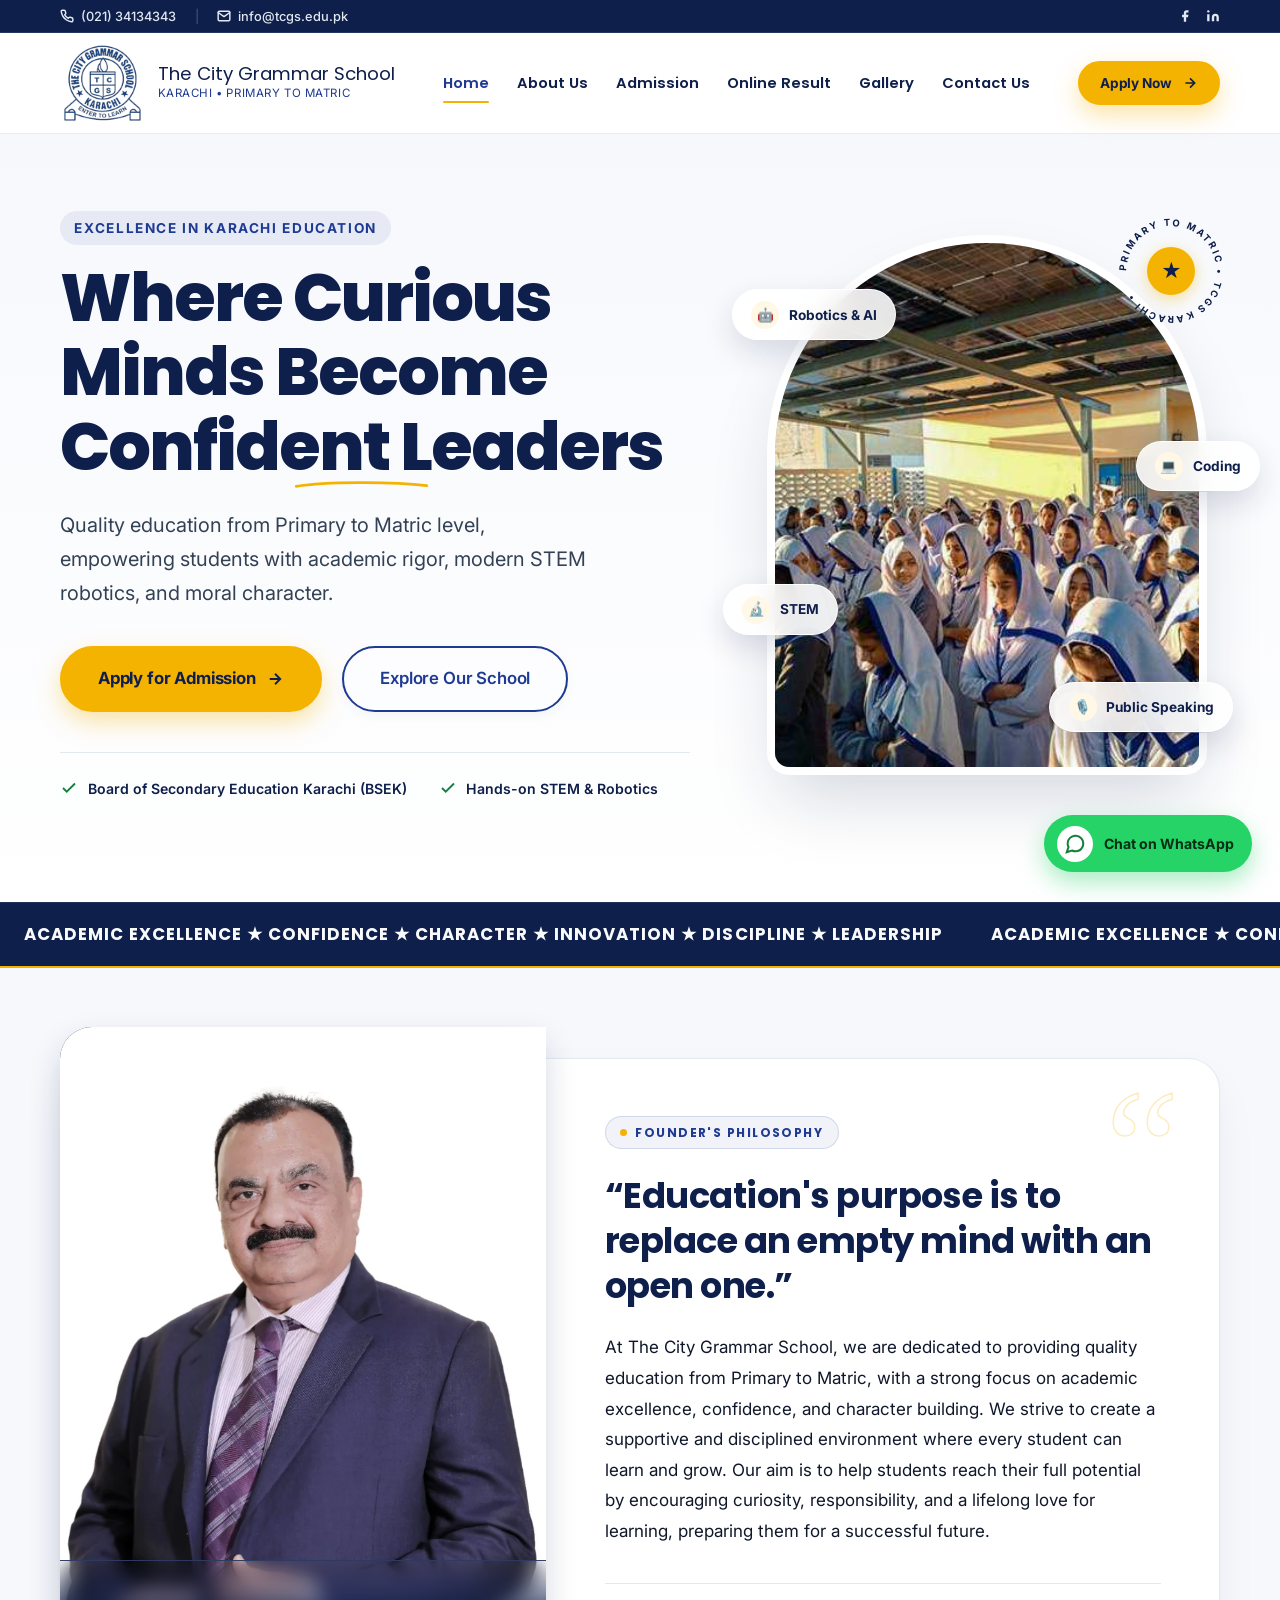
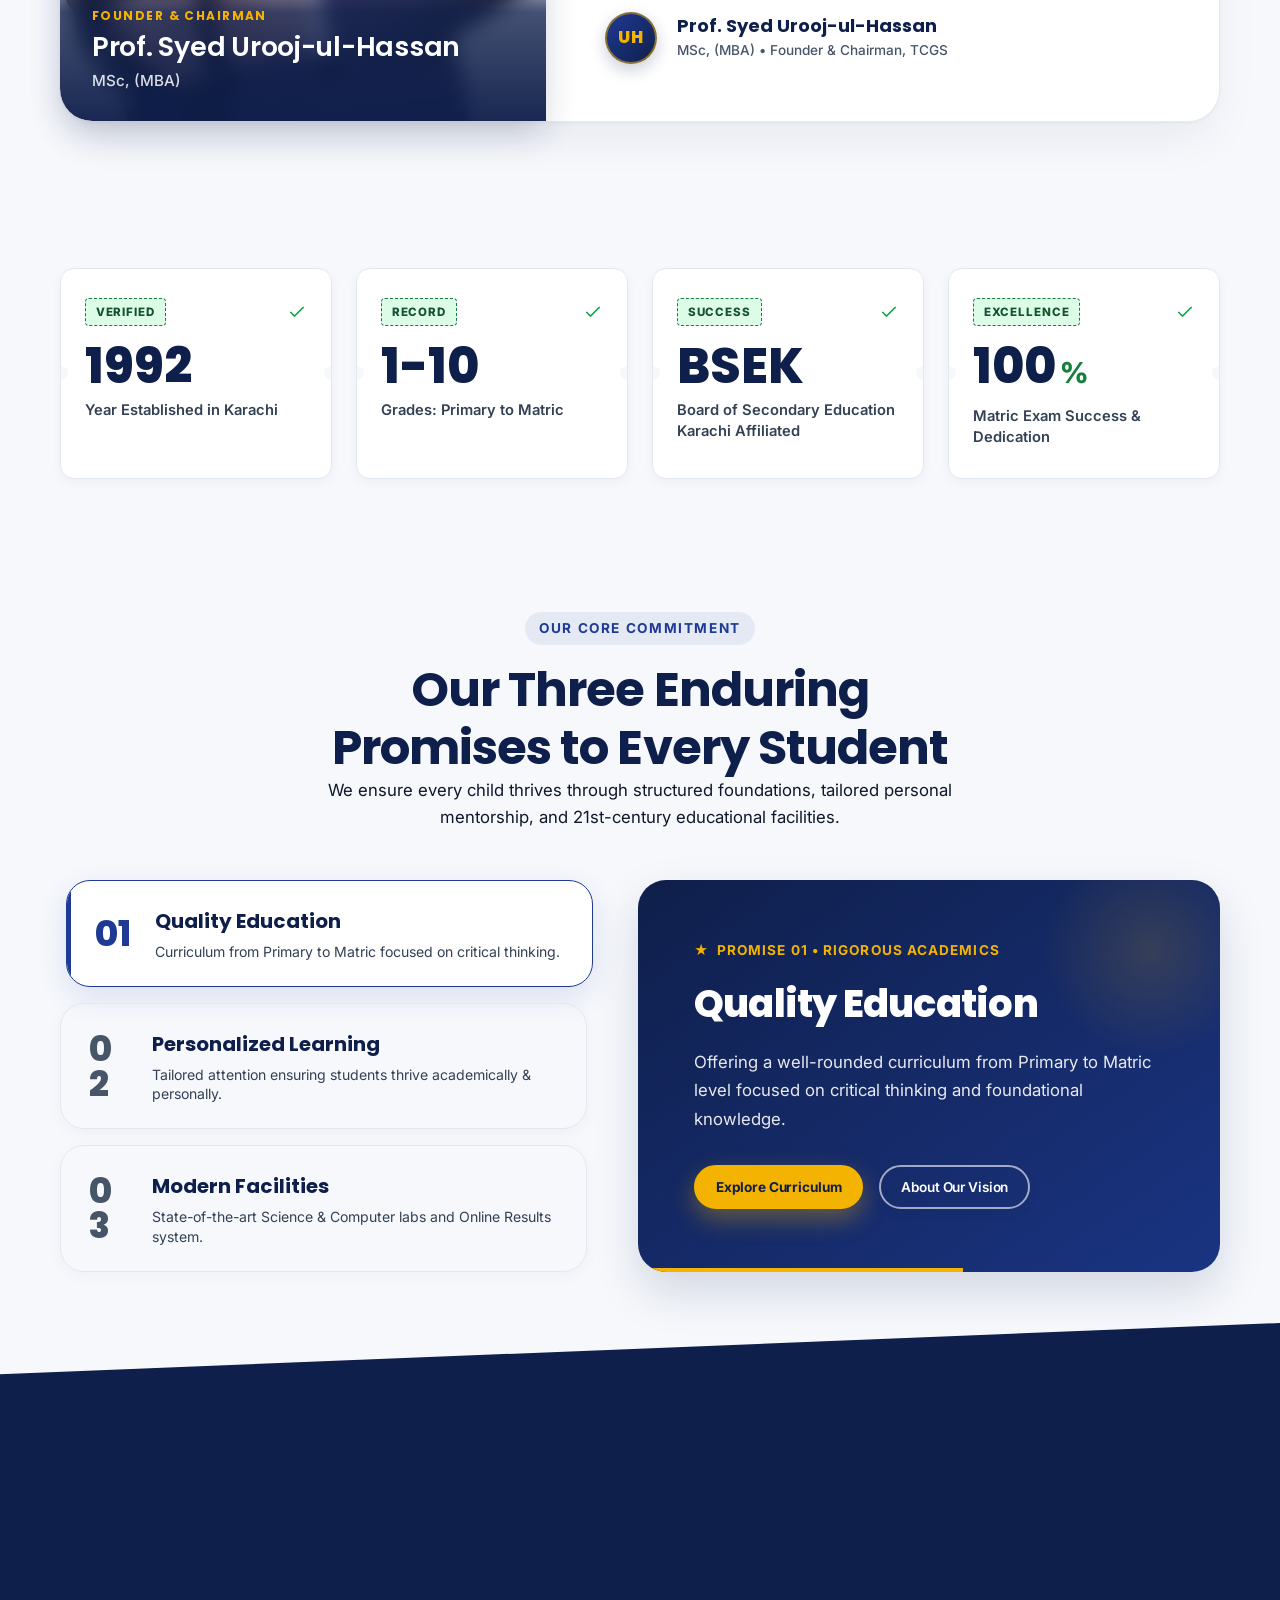
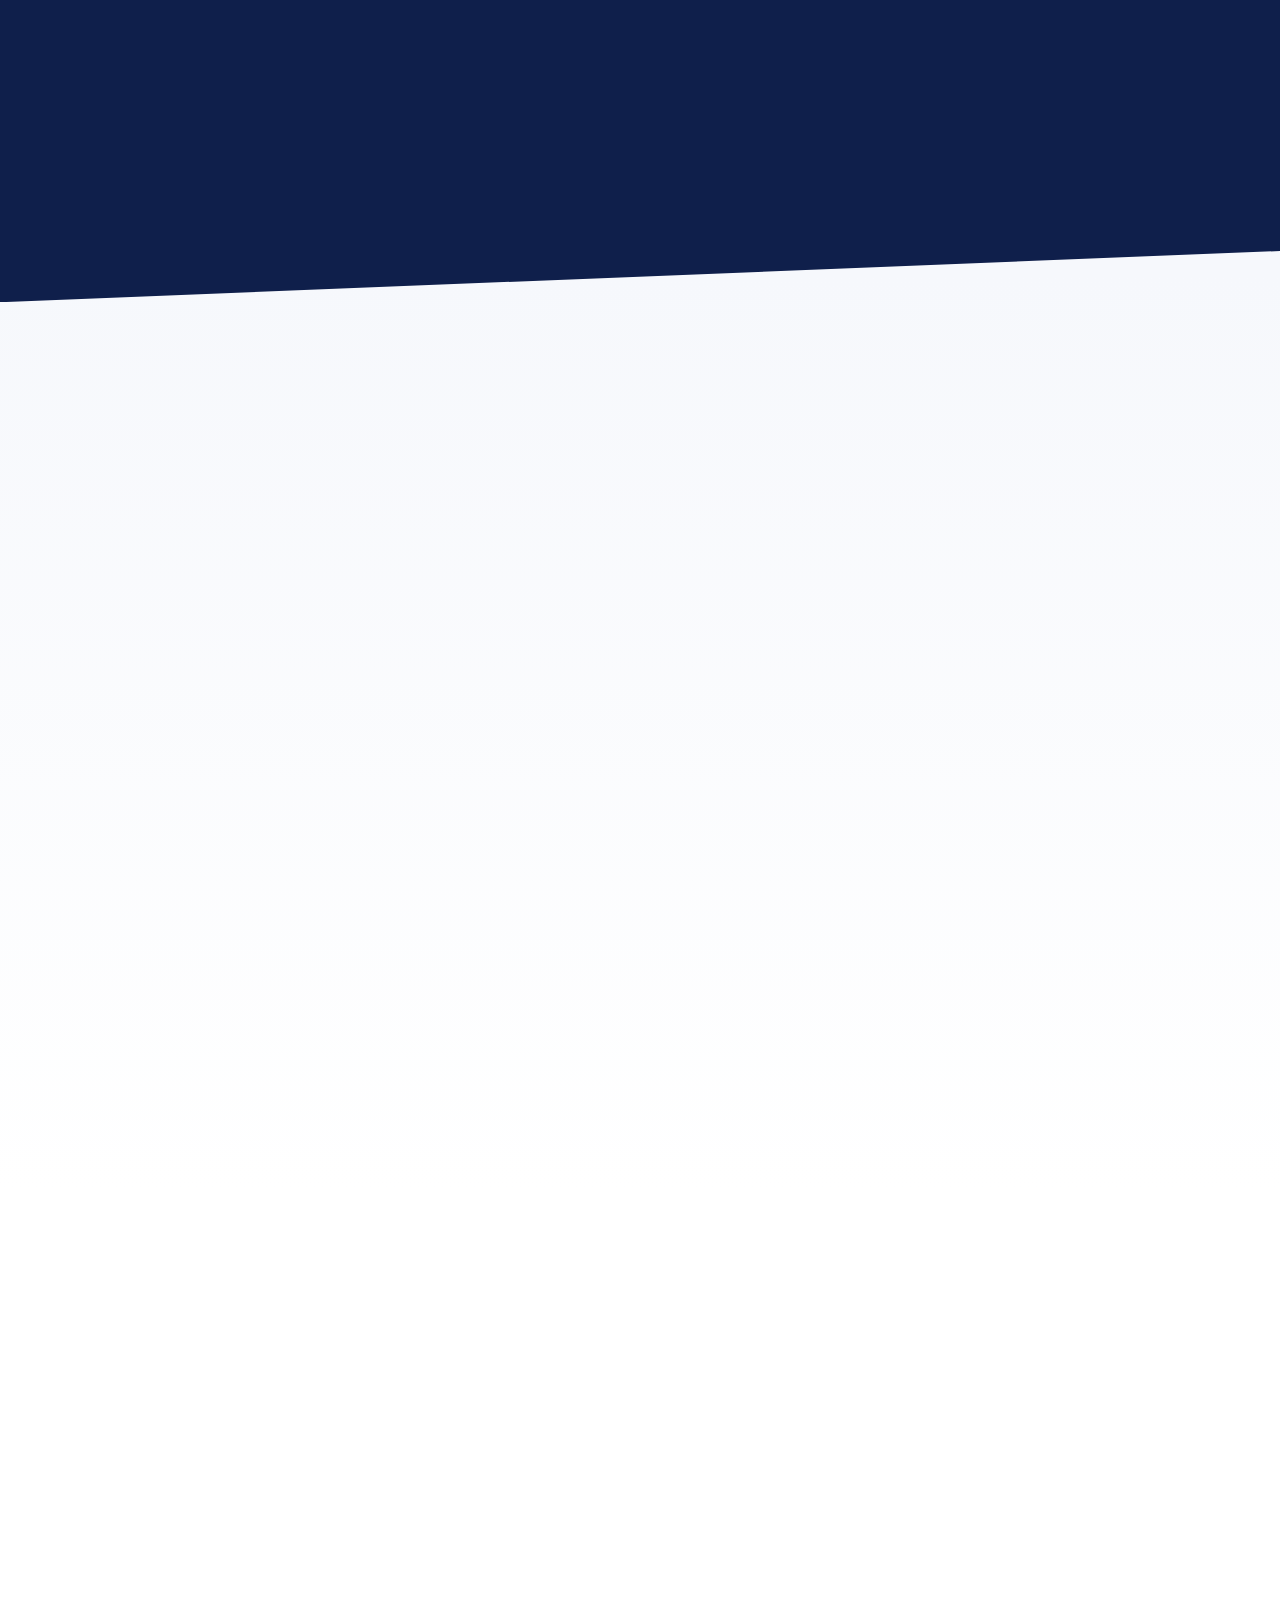
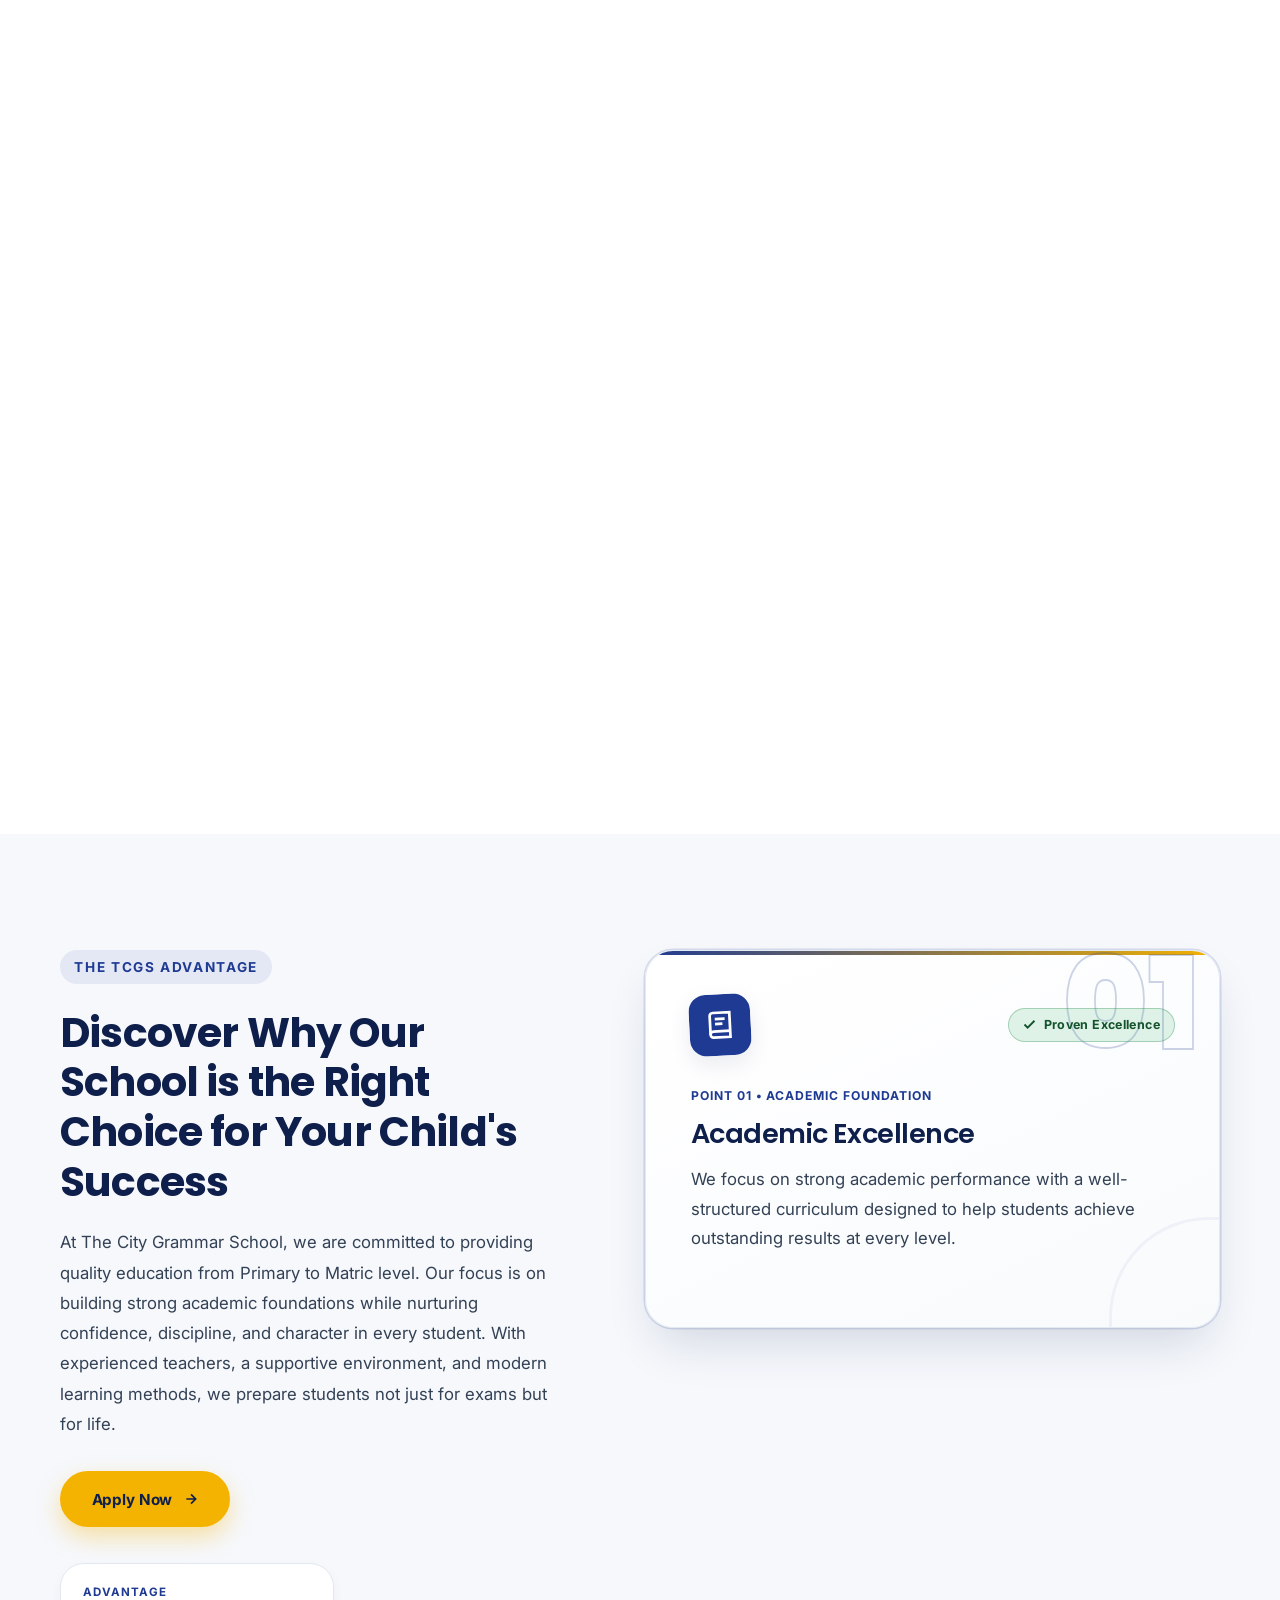
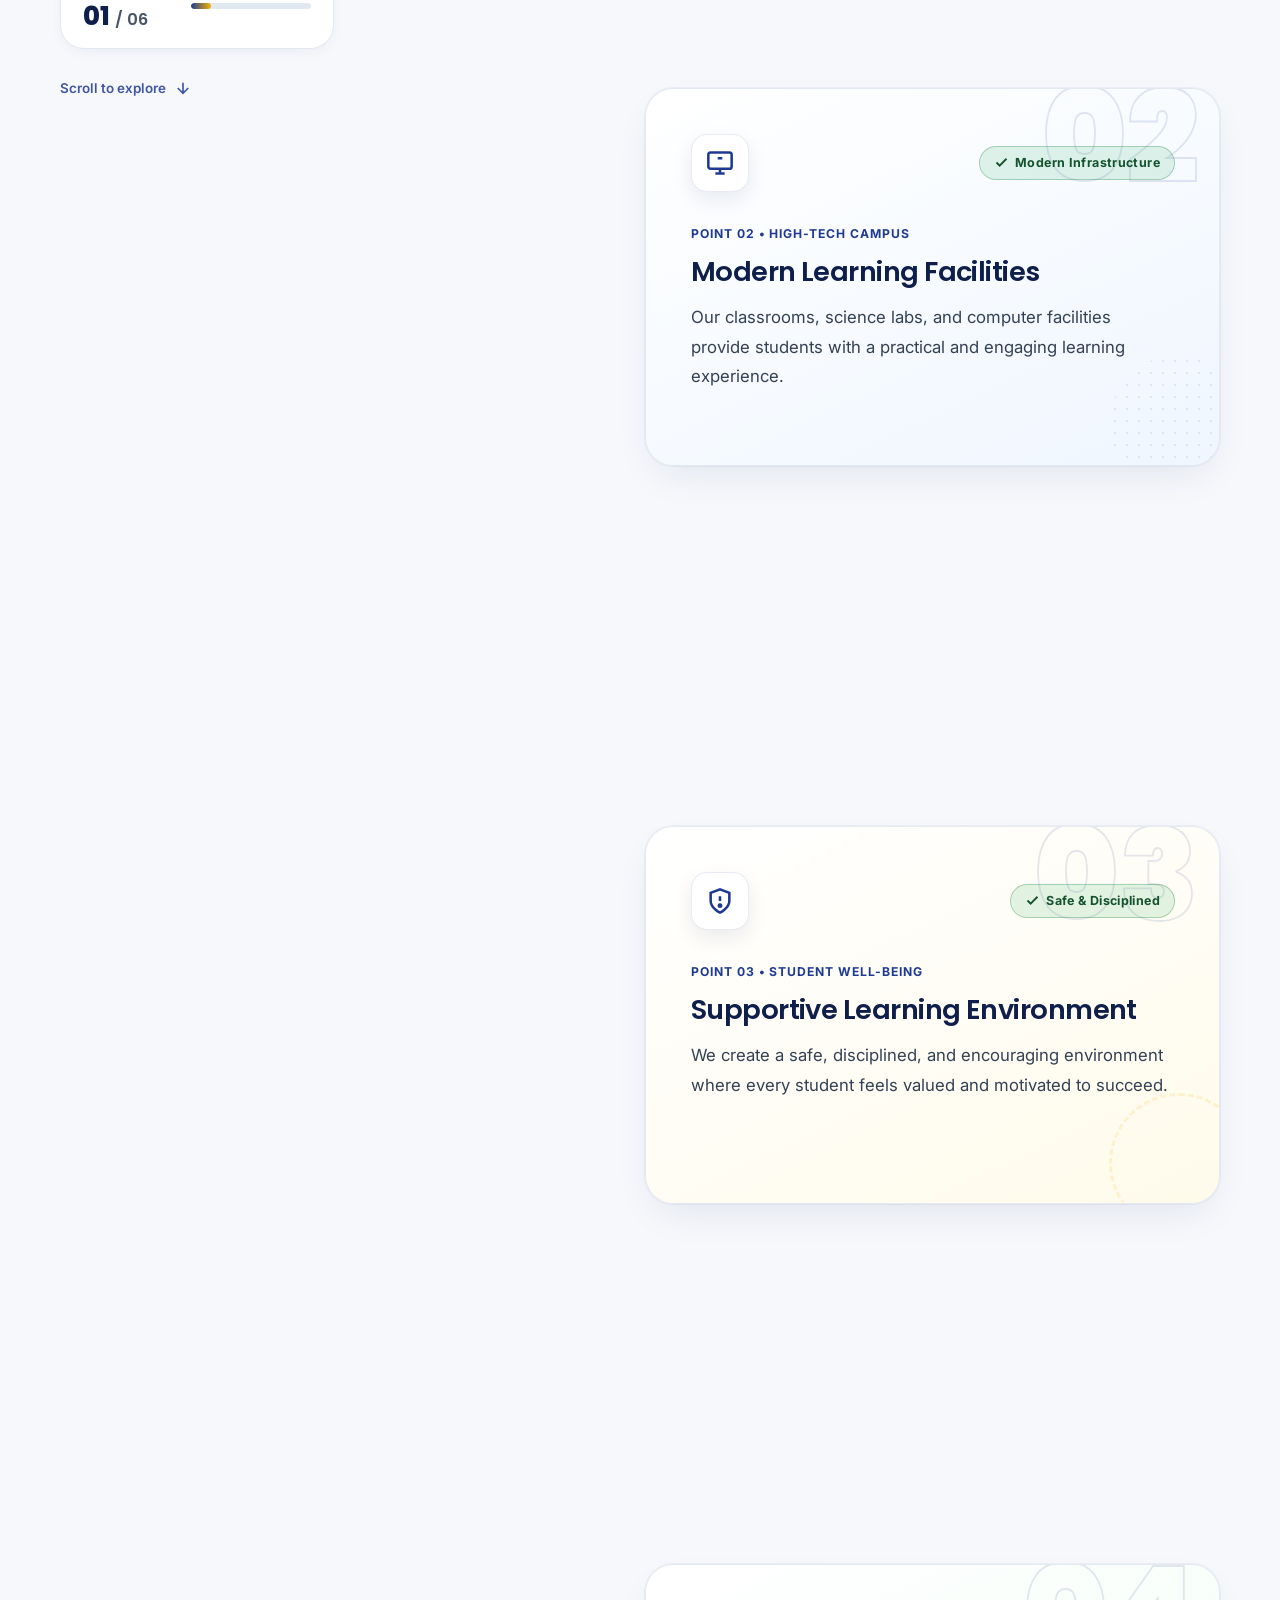
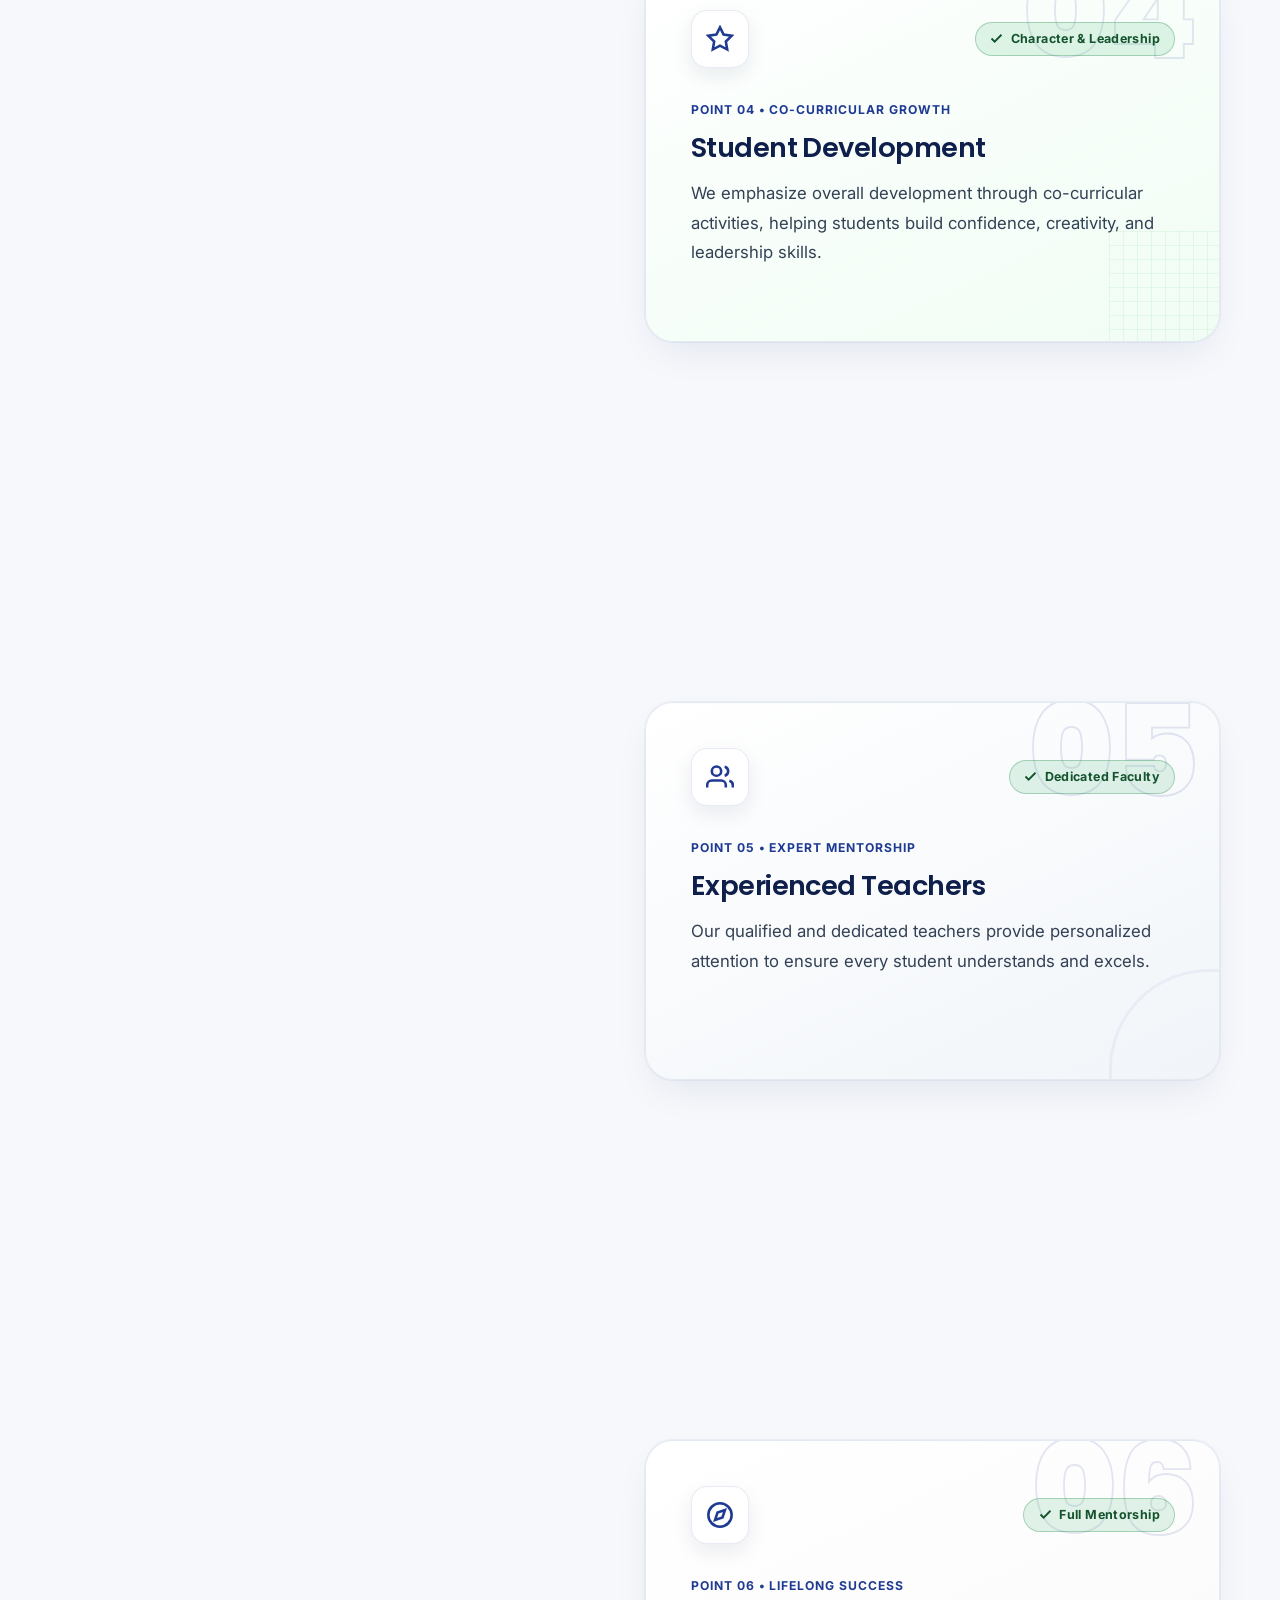
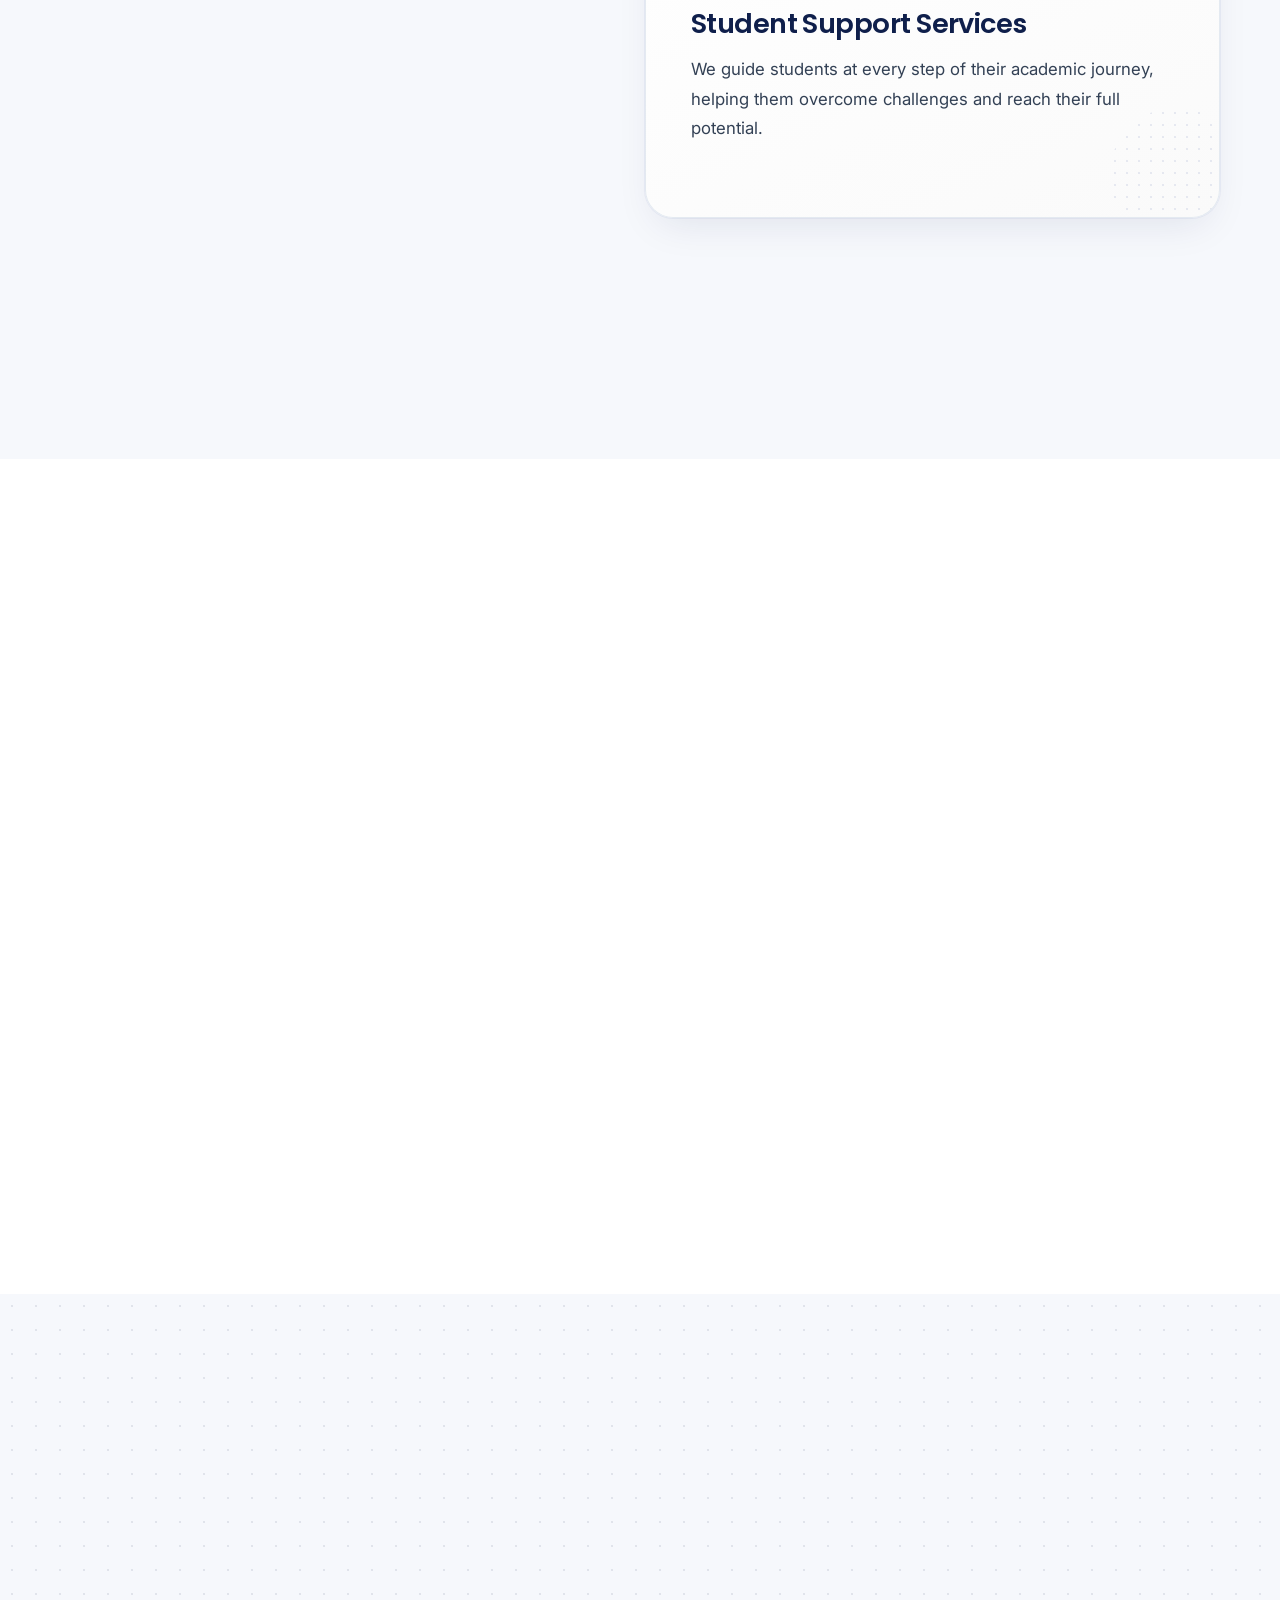
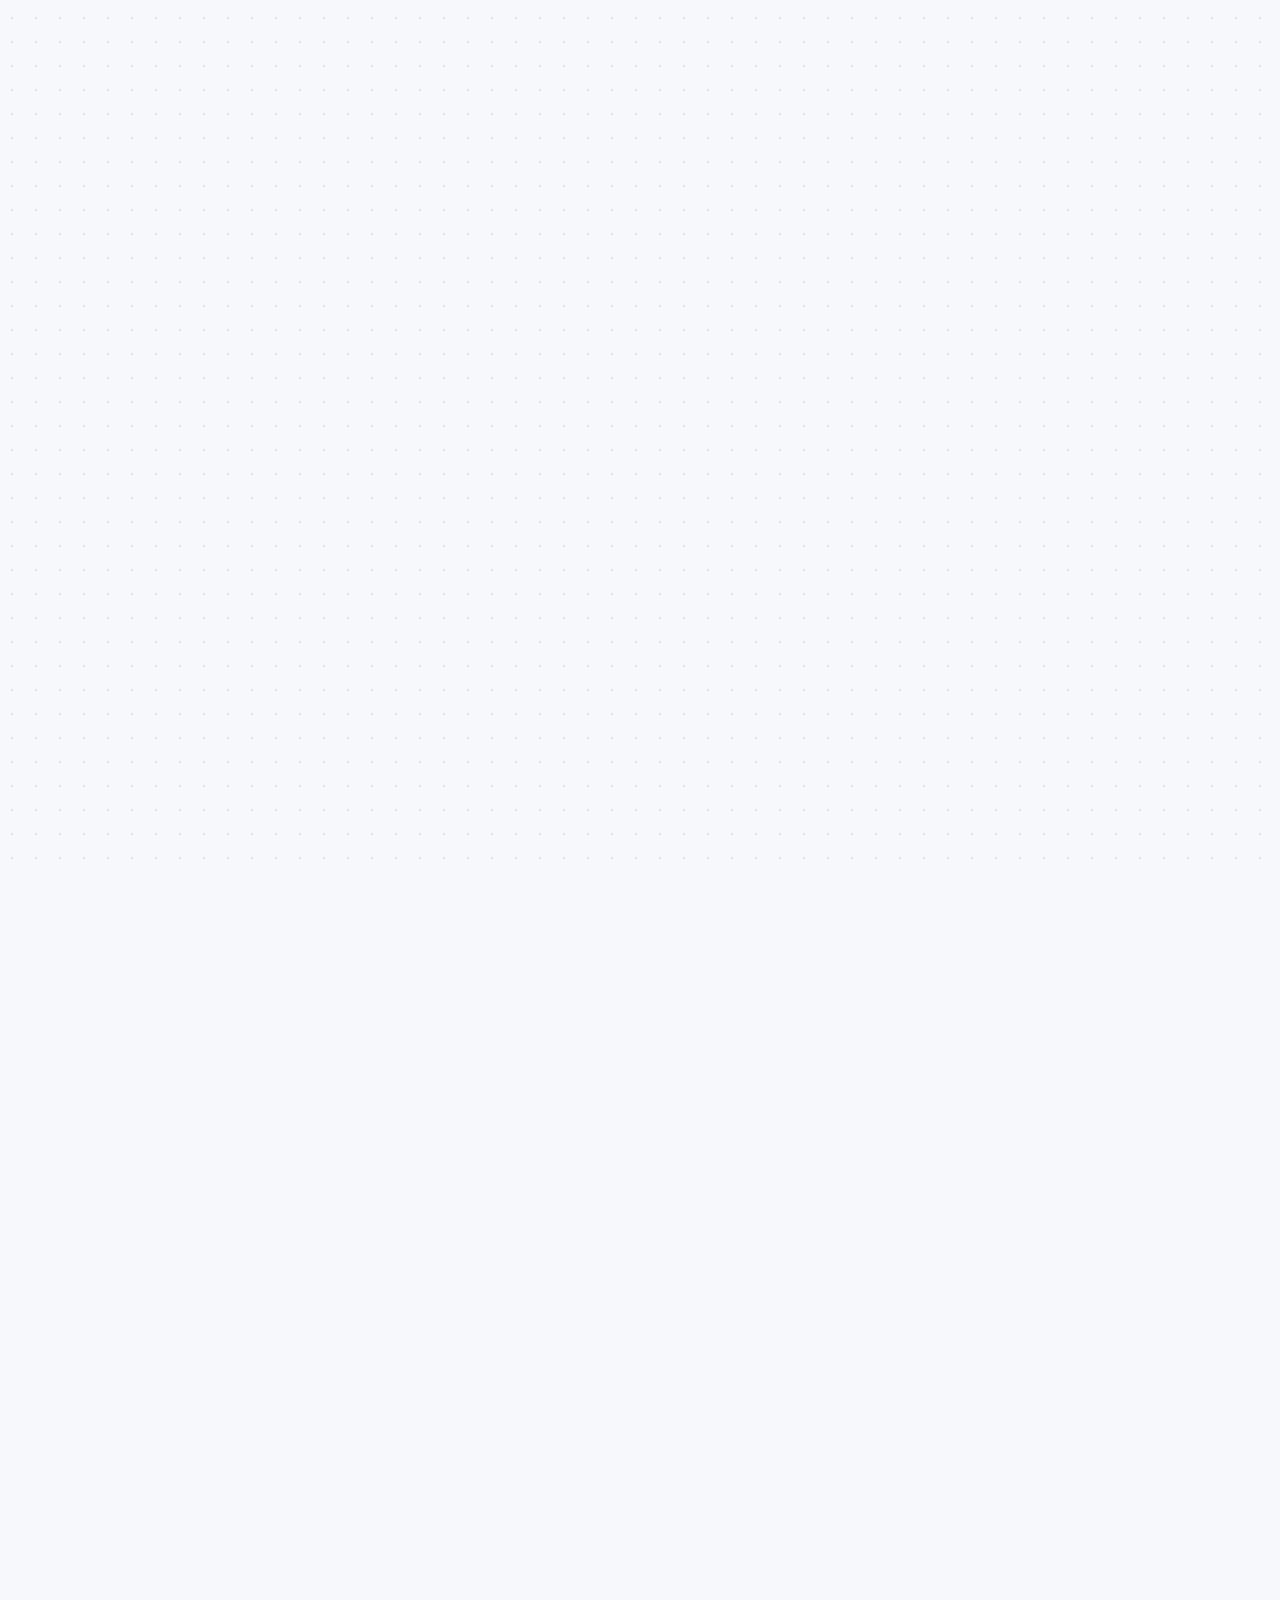
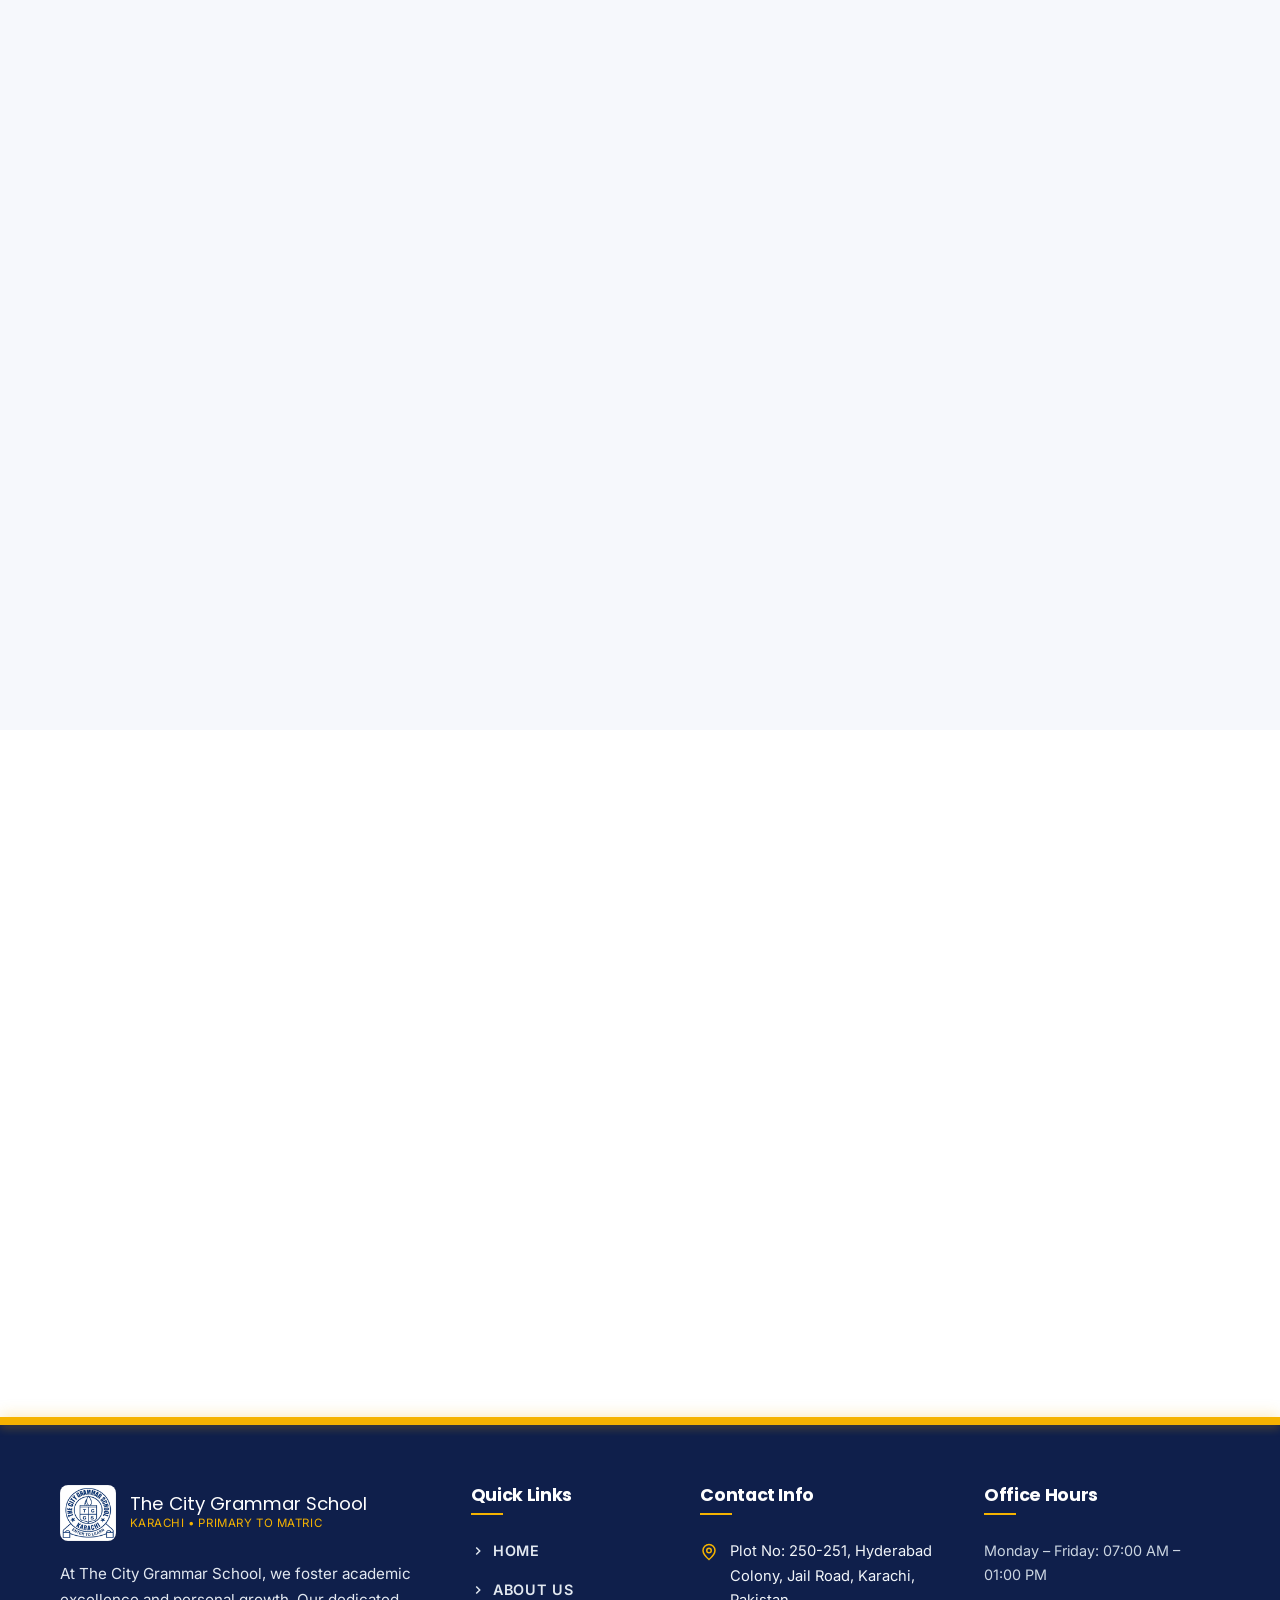
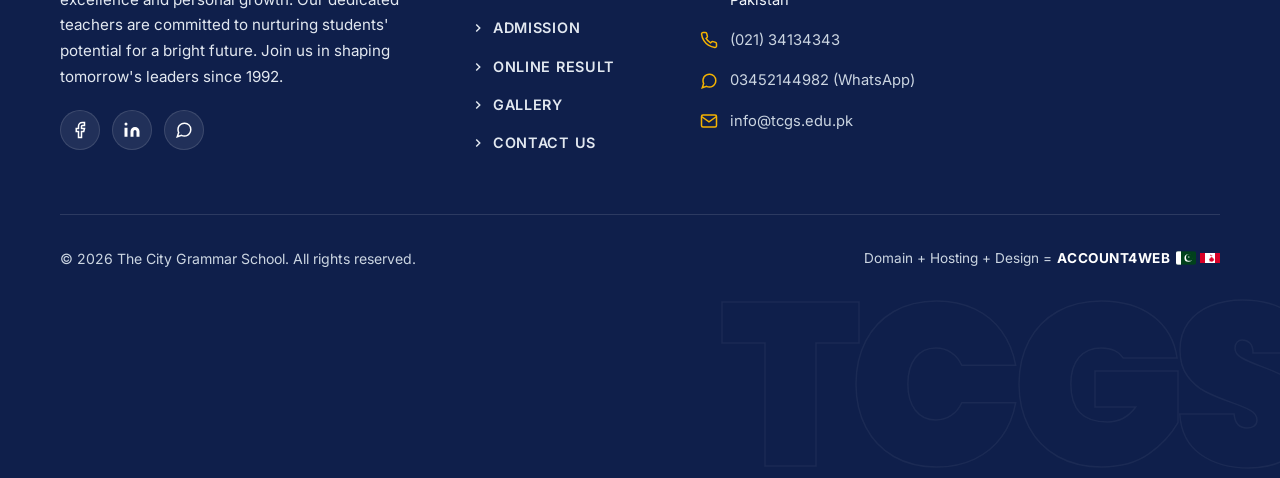
<file: index.html>
<!DOCTYPE html>
<html lang="en" dir="ltr">
<head>
  <meta charset="UTF-8">
  <meta name="viewport" content="width=device-width, initial-scale=1.0">
  <title>The City Grammar School | Primary to Matric | Karachi, Pakistan</title>
  <meta name="description" content="The City Grammar School (TCGS) in Karachi, Pakistan provides quality education from Primary to Matric with STEM robotics, coding, experienced teachers, and disciplined character building on Jail Road.">
  <meta name="keywords" content="The City Grammar School, TCGS, school in Karachi, Matric school Karachi, Hyderabad Colony Jail Road, Primary to Matric, robotics school Karachi">
  
  <!-- Open Graph / Facebook -->
  <meta property="og:type" content="website">
  <meta property="og:url" content="https://tcgs.edu.pk/">
  <meta property="og:title" content="The City Grammar School | Primary to Matric | Karachi">
  <meta property="og:description" content="Where Curious Minds Become Confident Leaders. Quality education from Primary to Matric on Jail Road, Karachi.">
  <meta property="og:image" content="assets/images/hero_student.jpg">

  <!-- Schema.org School JSON-LD -->
  <script type="application/ld+json">
  {
    "@context": "https://schema.org",
    "@type": "School",
    "name": "The City Grammar School",
    "alternateName": "TCGS",
    "url": "https://tcgs.edu.pk/",
    "telephone": "+92-21-34134343",
    "email": "info@tcgs.edu.pk",
    "address": {
      "@type": "PostalAddress",
      "streetAddress": "Plot No: 250-251, Hyderabad Colony, Jail Road",
      "addressLocality": "Karachi",
      "addressRegion": "Sindh",
      "addressCountry": "PK"
    },
    "geo": {
      "@type": "GeoCoordinates",
      "latitude": 24.886007,
      "longitude": 67.054253
    },
    "openingHoursSpecification": {
      "@type": "OpeningHoursSpecification",
      "dayOfWeek": ["Monday", "Tuesday", "Wednesday", "Thursday", "Friday"],
      "opens": "07:00",
      "closes": "13:00"
    },
    "sameAs": [
      "https://www.facebook.com/thecitygrammarschool/",
      "https://www.linkedin.com/company/the-city-grammer-school/"
    ]
  }
  </script>

  <!-- Favicon -->
  <link rel="icon" type="image/png" href="Favicon.png">

  <!-- Preconnect & Asynchronous Google Fonts -->
  <link rel="preconnect" href="https://fonts.googleapis.com">
  <link rel="preconnect" href="https://fonts.gstatic.com" crossorigin>
  <link rel="preload" as="style" href="https://fonts.googleapis.com/css2?family=Inter:wght@400;500;600;700&family=Poppins:wght@600;700;800&display=swap">
  <link rel="stylesheet" href="https://fonts.googleapis.com/css2?family=Inter:wght@400;500;600;700&family=Poppins:wght@600;700;800&display=swap" media="print" onload="this.media='all'">
  <noscript>
    <link rel="stylesheet" href="https://fonts.googleapis.com/css2?family=Inter:wght@400;500;600;700&family=Poppins:wght@600;700;800&display=swap">
  </noscript>

  <!-- LCP Hero Image Preload -->
  <link rel="preload" as="image" href="Final%20image%20of%20hero%20section.jpg" fetchpriority="high">

  <!-- Core Stylesheets -->
  <link rel="stylesheet" href="css/main.css?v=3.1">
  <link rel="stylesheet" href="css/home.css?v=3.8">
</head>
<body>

  <!-- SVG Transparency Filters (Converts black background in FINAL LOGO.png to pure transparent) -->
  <svg width="0" height="0" style="position: absolute; width: 0; height: 0; overflow: hidden; pointer-events: none;" aria-hidden="true">
    <defs>
      <filter id="tcgs-logo-filter" color-interpolation-filters="sRGB">
        <feColorMatrix type="matrix" values="
          1   0   0   0 0
          0   1   0   0 0
          0   0   1   0 0
          1.2 1.2 1.2 0 -0.10
        "/>
      </filter>
      <filter id="tcgs-logo-filter-gold" color-interpolation-filters="sRGB">
        <feColorMatrix type="matrix" values="
          0 0 0 0 0.96
          0 0 0 0 0.70
          0 0 0 0 0.00
          2.5 2.5 2.5 0 -0.25
        "/>
      </filter>
    </defs>
  </svg>

  <!-- ==========================================
       TOP UTILITY BAR & HEADER
       ========================================== -->
  <header class="site-header" id="siteHeader">
    <!-- Slim Top Utility Bar -->
    <div class="slim-top-bar" id="slimTopBar">
      <div class="container slim-top-container">
        <div class="slim-top-left">
          <a href="tel:+922134134343" class="slim-top-link">
            <svg width="14" height="14" viewBox="0 0 24 24" fill="none" stroke="currentColor" stroke-width="2.5" stroke-linecap="round" stroke-linejoin="round" aria-hidden="true"><path d="M22 16.92v3a2 2 0 0 1-2.18 2 19.79 19.79 0 0 1-8.63-3.07 19.5 19.5 0 0 1-6-6 19.79 19.79 0 0 1-3.07-8.67A2 2 0 0 1 4.11 2h3a2 2 0 0 1 2 1.72 12.84 12.84 0 0 0 .7 2.81 2 2 0 0 1-.45 2.11L8.09 9.91a16 16 0 0 0 6 6l1.27-1.27a2 2 0 0 1 2.11-.45 12.84 12.84 0 0 0 2.81.7A2 2 0 0 1 22 16.92z"></path></svg>
            <span>(021) 34134343</span>
          </a>
          <span class="slim-top-divider top-bar-email">|</span>
          <a href="mailto:info@tcgs.edu.pk" class="slim-top-link top-bar-email">
            <svg width="14" height="14" viewBox="0 0 24 24" fill="none" stroke="currentColor" stroke-width="2.5" stroke-linecap="round" stroke-linejoin="round" aria-hidden="true"><path d="M4 4h16c1.1 0 2 .9 2 2v12c0 1.1-.9 2-2 2H4c-1.1 0-2-.9-2-2V6c0-1.1.9-2 2-2z"></path><polyline points="22,6 12,13 2,6"></polyline></svg>
            <span>info@tcgs.edu.pk</span>
          </a>
        </div>
        <div class="slim-top-right">
          <a href="https://www.facebook.com/thecitygrammarschool/" target="_blank" rel="noopener noreferrer" class="slim-top-social" aria-label="Facebook">
            <svg width="14" height="14" viewBox="0 0 24 24" fill="currentColor" aria-hidden="true"><path d="M18 2h-3a5 5 0 0 0-5 5v3H7v4h3v8h4v-8h3l1-4h-4V7a1 1 0 0 1 1-1h3z"/></svg>
          </a>
          <a href="https://www.instagram.com/" target="_blank" rel="noopener noreferrer" class="slim-top-social social-icon-instagram" aria-label="Instagram" style="display: none;">
            <svg width="14" height="14" viewBox="0 0 24 24" fill="none" stroke="currentColor" stroke-width="2" stroke-linecap="round" stroke-linejoin="round" aria-hidden="true"><rect x="2" y="2" width="20" height="20" rx="5" ry="5"></rect><path d="M16 11.37A4 4 0 1 1 12.63 8 4 4 0 0 1 16 11.37z"></path><line x1="17.5" y1="6.5" x2="17.51" y2="6.5"></line></svg>
          </a>
          <a href="https://www.linkedin.com/company/the-city-grammer-school/" target="_blank" rel="noopener noreferrer" class="slim-top-social" aria-label="LinkedIn">
            <svg width="14" height="14" viewBox="0 0 24 24" fill="currentColor" aria-hidden="true"><path d="M16 8a6 6 0 0 1 6 6v7h-4v-7a2 2 0 0 0-2-2 2 2 0 0 0-2 2v7h-4v-7a6 6 0 0 1 6-6zM2 9h4v12H2z"/><circle cx="4" cy="4" r="2"/></svg>
          </a>
        </div>
      </div>
    </div>

    <!-- Main Navigation Bar -->
    <div class="container header-main">
      <a href="index.html" class="brand-logo">
        <img src="logo-transparent.png" alt="The City Grammar School Logo" class="brand-logo-img" width="56" height="56" fetchpriority="high" decoding="async">
        <div class="logo-text-group">
          <span class="logo-title" style="font-weight: 400;" data-i18n="brand_name">The City Grammar School</span>
          <span class="logo-subtitle" style="font-weight: 400;" data-i18n="brand_tagline">Karachi • Primary to Matric</span>
        </div>
      </a>

      <!-- Desktop & Mobile Nav Menu -->
      <nav class="nav-menu" id="primaryNav" aria-label="Main Navigation">
        <a href="index.html" class="nav-link active" data-i18n="nav_home">Home</a>
        <a href="about.html" class="nav-link" data-i18n="nav_about">About Us</a>
        <a href="admission.html" class="nav-link" data-i18n="nav_admission">Admission</a>
        <a href="online-result.html" class="nav-link">Online Result</a>
        <a href="gallery.html" class="nav-link" data-i18n="nav_gallery">Gallery</a>
        <a href="contact.html" class="nav-link" data-i18n="nav_contact">Contact Us</a>
      </nav>

      <!-- Header Action Controls -->
      <div class="header-actions">
        <a href="admission.html" class="btn btn-accent btn-sm" data-i18n="btn_apply_now">
          Apply Now
          <svg width="16" height="16" viewBox="0 0 24 24" fill="none" stroke="currentColor" stroke-width="2.5" aria-hidden="true"><path d="M5 12h14M12 5l7 7-7 7"/></svg>
        </a>
        <button class="mobile-nav-toggle" aria-expanded="false" aria-controls="primaryNav" aria-label="Toggle Navigation Menu">
          <svg width="24" height="24" viewBox="0 0 24 24" fill="none" stroke="currentColor" stroke-width="2" aria-hidden="true"><line x1="3" y1="12" x2="21" y2="12"/><line x1="3" y1="6" x2="21" y2="6"/><line x1="3" y1="18" x2="21" y2="18"/></svg>
        </button>
      </div>
    </div>
  </header>

  <main id="mainContent">
  <!-- ==========================================
       1. HERO - Asymmetric Split (60/40) with Floating Chips & Rotating Badge
       ========================================== -->
  <section class="section home-hero" aria-label="Welcome to The City Grammar School">
    <div class="container hero-grid">
      <!-- Left Editorial Column -->
      <div class="hero-content">
        <div class="section-kicker" data-i18n="hero_kicker">Excellence in Karachi Education</div>
        <h1 class="hero-headline">
          <span data-i18n="hero_headline_1">Where Curious Minds Become</span><br>
          <span class="stroke-highlight" data-i18n="hero_headline_highlight">Confident Leaders</span>
        </h1>
        <p class="hero-subtext" data-i18n="hero_subtext">
          Quality education from Primary to Matric level, empowering students with academic rigor, modern STEM robotics, and moral character.
        </p>
        <div class="hero-actions">
          <a href="admission.html" class="btn btn-accent btn-lg" data-i18n="hero_apply_btn">
            Apply for Admission
            <svg width="18" height="18" viewBox="0 0 24 24" fill="none" stroke="currentColor" stroke-width="2.5" aria-hidden="true"><path d="M5 12h14M12 5l7 7-7 7"/></svg>
          </a>
          <a href="about.html" class="btn btn-outline btn-lg" data-i18n="hero_explore_btn">
            Explore Our School
          </a>
        </div>
        <div class="hero-highlights-row">
          <div class="hero-trust-item">
            <svg width="18" height="18" viewBox="0 0 24 24" fill="none" stroke="currentColor" stroke-width="2.5" aria-hidden="true"><polyline points="20 6 9 17 4 12"/></svg>
            <span data-i18n="hero_trust_matric">Board of Secondary Education Karachi (BSEK)</span>
          </div>
          <div class="hero-trust-item">
            <svg width="18" height="18" viewBox="0 0 24 24" fill="none" stroke="currentColor" stroke-width="2.5" aria-hidden="true"><polyline points="20 6 9 17 4 12"/></svg>
            <span data-i18n="hero_trust_stem">Hands-on STEM & Robotics</span>
          </div>
        </div>
      </div>

      <!-- Right Arch Frame & Floating Glass Chips -->
      <div class="hero-visual">
        <div class="hero-arch-container">
          <!-- Rotating Circular SVG Badge -->
          <div class="hero-rotating-badge" aria-hidden="true">
            <svg class="rotating-circle-svg" viewBox="0 0 120 120">
              <path id="badgeTextPath" d="M 60, 60 m -45, 0 a 45,45 0 1,1 90,0 a 45,45 0 1,1 -90,0" fill="none"/>
              <text font-size="9.5" font-weight="700" fill="#0F1F4B" letter-spacing="2.2">
                <textPath href="#badgeTextPath">PRIMARY TO MATRIC • TCGS KARACHI • </textPath>
              </text>
            </svg>
            <div class="badge-center-icon">★</div>
          </div>

          <!-- Arch Student Portrait -->
          <div class="hero-arch-card">
            <img src="Final%20image%20of%20hero%20section.jpg"
                 alt="The City Grammar School - Education & Skills for Tomorrow"
                 class="hero-arch-img"
                 width="600"
                 height="450"
                 fetchpriority="high"
                 decoding="async">
          </div>

          <!-- 4 Floating Glass Chips -->
          <div class="glass-chip chip-1">
            <span class="chip-icon">🤖</span>
            <span>Robotics & AI</span>
          </div>
          <div class="glass-chip chip-2">
            <span class="chip-icon">💻</span>
            <span>Coding</span>
          </div>
          <div class="glass-chip chip-3">
            <span class="chip-icon">🔬</span>
            <span>STEM</span>
          </div>
          <div class="glass-chip chip-4">
            <span class="chip-icon">🎙️</span>
            <span>Public Speaking</span>
          </div>
        </div>
      </div>
    </div>
  </section>

  <!-- ==========================================
       2. VALUES MARQUEE - Infinite Continuous Ticker Band
       ========================================== -->
  <div class="marquee-band" aria-hidden="true">
    <div class="marquee-track">
      <div class="marquee-item"><span data-i18n="marquee_text">Academic Excellence ★ Confidence ★ Character ★ Innovation ★ Discipline ★ Leadership</span></div>
      <div class="marquee-item"><span data-i18n="marquee_text">Academic Excellence ★ Confidence ★ Character ★ Innovation ★ Discipline ★ Leadership</span></div>
      <div class="marquee-item"><span data-i18n="marquee_text">Academic Excellence ★ Confidence ★ Character ★ Innovation ★ Discipline ★ Leadership</span></div>
      <div class="marquee-item"><span data-i18n="marquee_text">Academic Excellence ★ Confidence ★ Character ★ Innovation ★ Discipline ★ Leadership</span></div>
    </div>
  </div>

  <!-- ==========================================
       3. FOUNDER'S PHILOSOPHY - Grand Editorial Showcase Card
       ========================================== -->
  <section class="section founder-showcase-section" id="founderPhilosophy" aria-label="Founder's Philosophy">
    <div class="container">
      <h2 class="sr-only">Founder's Philosophy and Leadership</h2>
      <div class="founder-grand-card">
        
        <!-- Photo Panel (Takes 42% on desktop, edge-to-edge with navy gradient & gold arch) -->
        <div class="founder-visual-col reveal-founder-photo">
          <div class="founder-visual-stage">
            <!-- Soft Gold Arch Shape for Depth Behind Figure -->
            <div class="founder-gold-arch" aria-hidden="true"></div>

            <!-- Prominent Large Edge-to-Edge Founder Photo -->
            <img src="FOUNDER%20PICTURE.png"
                 alt="Prof. Syed Urooj-ul-Hassan, Founder & Chairman of The City Grammar School"
                 class="founder-large-img"
                 width="600"
                 height="720"
                 loading="lazy"
                 decoding="async">

            <!-- Navy Glass Strip Pinned to Bottom -->
            <div class="founder-glass-caption">
              <span class="founder-tag-label">Founder & Chairman</span>
              <h3 class="founder-caption-name" data-i18n="founder_name">Prof. Syed Urooj-ul-Hassan</h3>
              <p class="founder-caption-creds" data-i18n="founder_creds">MSc, (MBA)</p>
            </div>
          </div>
        </div>

        <!-- Editorial Text Panel (Takes 58% on desktop) -->
        <div class="founder-text-col reveal-founder-text">
          <div class="founder-kicker-badge">
            <span class="founder-kicker-dot"></span>
            <span class="founder-kicker-text" data-i18n="founder_kicker">Founder's Philosophy</span>
          </div>

          <!-- Large Decorative Gold-Tinted Outline Quotation Mark -->
          <div class="founder-deco-quote" aria-hidden="true">“</div>

          <!-- Bold Larger Quote -->
          <blockquote class="founder-hero-quote" data-i18n="founder_quote">
            “Education's purpose is to replace an empty mind with an open one.”
          </blockquote>

          <!-- 18-19px Body with Relaxed Line-Height -->
          <p class="founder-hero-body" data-i18n="founder_body">
            At The City Grammar School, we are dedicated to providing quality education from Primary to Matric, with a strong focus on academic excellence, confidence, and character building. We strive to create a supportive and disciplined environment where every student can learn and grow. Our aim is to help students reach their full potential by encouraging curiosity, responsibility, and a lifelong love for learning, preparing them for a successful future.
          </p>

          <!-- Signature-Style Line -->
          <div class="founder-signature-row">
            <div class="founder-seal-disc" aria-hidden="true">
              <span>UH</span>
            </div>
            <div class="founder-signature-info">
              <div class="founder-signature-name">Prof. Syed Urooj-ul-Hassan</div>
              <div class="founder-signature-title">MSc, (MBA) • Founder & Chairman, TCGS</div>
            </div>
          </div>
        </div>

      </div>
    </div>
  </section>

  <!-- ==========================================
       4. STATS - Report Card / Stamped Grade Ticket Stickers
       ========================================== -->
  <section class="section stats-section" aria-label="Key Educational Statistics">
    <div class="container">
      <h2 class="sr-only">Key Educational Statistics and Academic Achievements</h2>
      <div class="stats-grid">
        <!-- Ticket 1 -->
        <div class="stat-ticket-card reveal-fade-up">
          <div class="stat-badge-top">
            <span class="stat-stamp">Verified</span>
            <svg width="20" height="20" viewBox="0 0 24 24" fill="none" stroke="#16A34A" stroke-width="2" aria-hidden="true"><polyline points="20 6 9 17 4 12"/></svg>
          </div>
          <div class="stat-num-row">
            <span class="stat-counter" data-target="1992">1992</span>
          </div>
          <div class="stat-label" data-i18n="stat_1_label">Year Established in Karachi</div>
        </div>

        <!-- Ticket 2 -->
        <div class="stat-ticket-card reveal-fade-up">
          <div class="stat-badge-top">
            <span class="stat-stamp">Record</span>
            <svg width="20" height="20" viewBox="0 0 24 24" fill="none" stroke="#16A34A" stroke-width="2"><polyline points="20 6 9 17 4 12"/></svg>
          </div>
          <div class="stat-num-row">
            <span class="stat-counter">1-10</span>
          </div>
          <div class="stat-label" data-i18n="stat_2_label">Grades: Primary to Matric</div>
        </div>

        <!-- Ticket 3 -->
        <div class="stat-ticket-card reveal-fade-up">
          <div class="stat-badge-top">
            <span class="stat-stamp">Success</span>
            <svg width="20" height="20" viewBox="0 0 24 24" fill="none" stroke="#16A34A" stroke-width="2"><polyline points="20 6 9 17 4 12"/></svg>
          </div>
          <div class="stat-num-row">
            <span class="stat-counter">BSEK</span>
          </div>
          <div class="stat-label" data-i18n="stat_3_label">Board of Secondary Education Karachi Affiliated</div>
        </div>

        <!-- Ticket 4 -->
        <div class="stat-ticket-card reveal-fade-up">
          <div class="stat-badge-top">
            <span class="stat-stamp">Excellence</span>
            <svg width="20" height="20" viewBox="0 0 24 24" fill="none" stroke="#16A34A" stroke-width="2"><polyline points="20 6 9 17 4 12"/></svg>
          </div>
          <div class="stat-num-row">
            <span class="stat-counter" data-target="100">100</span>
            <span class="stat-unit">%</span>
          </div>
          <div class="stat-label" data-i18n="stat_4_label">Matric Exam Success & Dedication</div>
        </div>
      </div>
    </div>
  </section>

  <!-- ==========================================
       THREE PROMISES (Vertical tab rail on left, auto-advancing visual panel on right)
       ========================================== -->
  <section class="promises-section" id="promisesSection" aria-label="Our Three Promises">
    <div class="container">
      <div class="promises-header reveal-fade-up">
        <div class="section-kicker">Our Core Commitment</div>
        <h2>Our Three Enduring Promises to Every Student</h2>
        <p class="section-lead">
          We ensure every child thrives through structured foundations, tailored personal mentorship, and 21st-century educational facilities.
        </p>
      </div>

      <div class="promises-grid">
        <!-- Vertical Tab Rail -->
        <div class="promises-rail" role="tablist" aria-label="TCGS Promises">
          <button type="button" class="promise-tab-btn is-active" role="tab" aria-selected="true" data-promise="0" aria-controls="promisePanel0" id="promiseTab0">
            <span class="promise-tab-num">01</span>
            <div>
              <div class="promise-tab-title">Quality Education</div>
              <p class="promise-tab-preview">Curriculum from Primary to Matric focused on critical thinking.</p>
            </div>
          </button>

          <button type="button" class="promise-tab-btn" role="tab" aria-selected="false" data-promise="1" aria-controls="promisePanel1" id="promiseTab1">
            <span class="promise-tab-num">02</span>
            <div>
              <div class="promise-tab-title">Personalized Learning</div>
              <p class="promise-tab-preview">Tailored attention ensuring students thrive academically & personally.</p>
            </div>
          </button>

          <button type="button" class="promise-tab-btn" role="tab" aria-selected="false" data-promise="2" aria-controls="promisePanel2" id="promiseTab2">
            <span class="promise-tab-num">03</span>
            <div>
              <div class="promise-tab-title">Modern Facilities</div>
              <p class="promise-tab-preview">State-of-the-art Science & Computer labs and Online Results system.</p>
            </div>
          </button>
        </div>

        <!-- Changing Visual Panel on Right -->
        <div class="promises-visual-card" id="promisesVisualCard" aria-live="polite">
          <!-- Panel 1 -->
          <div class="promise-panel-item is-active" id="promisePanel0" role="tabpanel" aria-labelledby="promiseTab0">
            <div class="promise-visual-kicker">
              <span>★</span> Promise 01 • Rigorous Academics
            </div>
            <h3 class="promise-visual-heading">Quality Education</h3>
            <p class="promise-visual-body">
              Offering a well-rounded curriculum from Primary to Matric level focused on critical thinking and foundational knowledge.
            </p>
            <div class="promise-visual-actions">
              <a href="admission.html#classes" class="btn btn-accent btn-sm">Explore Curriculum</a>
              <a href="about.html" class="btn btn-outline-white btn-sm">About Our Vision</a>
            </div>
          </div>

          <!-- Panel 2 -->
          <div class="promise-panel-item" id="promisePanel1" role="tabpanel" aria-labelledby="promiseTab1" style="display: none;">
            <div class="promise-visual-kicker">
              <span>★</span> Promise 02 • Individual Growth
            </div>
            <h3 class="promise-visual-heading">Personalized Learning</h3>
            <p class="promise-visual-body">
              Each student receives tailored attention, ensuring they thrive academically and personally.
            </p>
            <div class="promise-visual-actions">
              <a href="about.html" class="btn btn-accent btn-sm">Meet Our Mentors</a>
              <a href="contact.html" class="btn btn-outline-white btn-sm">Contact School Office</a>
            </div>
          </div>

          <!-- Panel 3 -->
          <div class="promise-panel-item" id="promisePanel2" role="tabpanel" aria-labelledby="promiseTab2" style="display: none;">
            <div class="promise-visual-kicker">
              <span>★</span> Promise 03 • Smart Infrastructure
            </div>
            <h3 class="promise-visual-heading">Modern Facilities</h3>
            <p class="promise-visual-body">
              Our state-of-the-art Science and Computer labs and Online Results System provide modern experiences.
            </p>
            <div class="promise-visual-actions">
              <a href="online-result.html" class="btn btn-accent btn-sm">Check Results</a>
              <a href="gallery.html" class="btn btn-outline-white btn-sm">Tour Campus Labs</a>
            </div>
          </div>

          <!-- Auto-advance progress indicator line -->
          <div class="promise-progress-line" id="promiseProgressBar"></div>
        </div>
      </div>
    </div>
  </section>

  <!-- ==========================================
       5. OUR VALUE: COMMITTED TO STUDENT SUCCESS - Diagonal Full-Bleed Navy Band
       ========================================== -->
  <section class="commitment-band" aria-label="Commitment to Student Success">
    <div class="container commitment-grid">
      <div class="reveal-fade-up">
        <div class="section-kicker section-kicker-white" data-i18n="committed_kicker">Our Core Belief</div>
        <h2 class="commitment-title" data-i18n="committed_title">Committed to Student Success</h2>
        <p class="commitment-text" data-i18n="committed_text">
          At The City Grammar School, we believe in nurturing confident individuals who are well prepared for future challenges through a well balanced educational approach.
        </p>
        <a href="about.html" class="btn btn-outline-white" style="color: #FFFFFF !important; border-color: rgba(255, 255, 255, 0.7) !important;" data-i18n="btn_explore_school">
          Explore Our School
          <svg width="16" height="16" viewBox="0 0 24 24" fill="none" stroke="currentColor" stroke-width="2.5"><path d="M5 12h14M12 5l7 7-7 7"/></svg>
        </a>
      </div>

      <!-- Circular Orbital Graphic -->
      <div class="orbit-graphic-container reveal-fade-up" aria-hidden="true">
        <div class="orbit-circle-outer">
          <div class="orbit-satellite-item sat-1">Character</div>
          <div class="orbit-satellite-item sat-2">Academics</div>
          <div class="orbit-satellite-item sat-3">Robotics</div>
          <div class="orbit-satellite-item sat-4">Leadership</div>
          <div class="orbit-circle-inner">
            <div class="orbit-center-node">
              <span>TCGS</span>
              <span style="font-size:0.65rem;">STUDENT</span>
            </div>
          </div>
        </div>
      </div>
    </div>
  </section>

  <!-- ==========================================
       5B. MILAD FUNCTION - Continuous Video-Style Picture Reel Slider (naat/ folder)
       ========================================== -->
  <section class="section milad-slider-section" id="miladFunction" aria-label="Milad Function Picture Slider">
    <div class="container">
      <div class="milad-header reveal-fade-up">
        <div class="section-kicker">Spiritual &amp; Cultural Heritage</div>
        <h2>Milad Function</h2>
        <p class="milad-lead">
          Celebrating Jashn-e-Milad-un-Nabi (&#65018;) with soulful Naat recitations, reverence, and spiritual unity at The City Grammar School.
        </p>
      </div>
    </div>

    <!-- Full-Width Continuous Video-Style Reel Slider -->
    <div class="milad-reel-viewport" id="miladSlider">
      <div class="milad-reel-track" id="miladSliderTrack">
        <!-- Half 1 (8 cards = 2 full cycles) -->
        <div class="milad-reel-group">
          <div class="milad-reel-card">
            <img src="naat/img%201.jpg" alt="Milad Function - Group Naat Recitation at The City Grammar School" class="milad-reel-img" width="480" height="480" loading="lazy" decoding="async" draggable="false">
          </div>
          <div class="milad-reel-card">
            <img src="naat/img%202.jpg" alt="Milad Function - Student Naat Recitation at Jashn-e-Milad-un-Nabi" class="milad-reel-img" width="320" height="480" loading="lazy" decoding="async" draggable="false">
          </div>
          <div class="milad-reel-card">
            <img src="naat/img%203.jpg" alt="Milad Function - Students Participating in Milad Gathering" class="milad-reel-img" width="320" height="480" loading="lazy" decoding="async" draggable="false">
          </div>
          <div class="milad-reel-card">
            <img src="naat/img%204.jpg" alt="Milad Function - Senior Students Naat Performance on Stage" class="milad-reel-img" width="320" height="480" loading="lazy" decoding="async" draggable="false">
          </div>
          <div class="milad-reel-card">
            <img src="naat/img%201.jpg" alt="Milad Function - Group Naat Recitation at The City Grammar School" class="milad-reel-img" width="480" height="480" loading="lazy" decoding="async" draggable="false">
          </div>
          <div class="milad-reel-card">
            <img src="naat/img%202.jpg" alt="Milad Function - Student Naat Recitation at Jashn-e-Milad-un-Nabi" class="milad-reel-img" width="320" height="480" loading="lazy" decoding="async" draggable="false">
          </div>
          <div class="milad-reel-card">
            <img src="naat/img%203.jpg" alt="Milad Function - Students Participating in Milad Gathering" class="milad-reel-img" width="320" height="480" loading="lazy" decoding="async" draggable="false">
          </div>
          <div class="milad-reel-card">
            <img src="naat/img%204.jpg" alt="Milad Function - Senior Students Naat Performance on Stage" class="milad-reel-img" width="320" height="480" loading="lazy" decoding="async" draggable="false">
          </div>
        </div>

        <!-- Half 2 (Exact clone of Half 1 for seamless -50% infinite loop) -->
        <div class="milad-reel-group" aria-hidden="true">
          <div class="milad-reel-card">
            <img src="naat/img%201.jpg" alt="" class="milad-reel-img" width="480" height="480" loading="lazy" decoding="async" draggable="false">
          </div>
          <div class="milad-reel-card">
            <img src="naat/img%202.jpg" alt="" class="milad-reel-img" width="320" height="480" loading="lazy" decoding="async" draggable="false">
          </div>
          <div class="milad-reel-card">
            <img src="naat/img%203.jpg" alt="" class="milad-reel-img" width="320" height="480" loading="lazy" decoding="async" draggable="false">
          </div>
          <div class="milad-reel-card">
            <img src="naat/img%204.jpg" alt="" class="milad-reel-img" width="320" height="480" loading="lazy" decoding="async" draggable="false">
          </div>
          <div class="milad-reel-card">
            <img src="naat/img%201.jpg" alt="" class="milad-reel-img" width="480" height="480" loading="lazy" decoding="async" draggable="false">
          </div>
          <div class="milad-reel-card">
            <img src="naat/img%202.jpg" alt="" class="milad-reel-img" width="320" height="480" loading="lazy" decoding="async" draggable="false">
          </div>
          <div class="milad-reel-card">
            <img src="naat/img%203.jpg" alt="" class="milad-reel-img" width="320" height="480" loading="lazy" decoding="async" draggable="false">
          </div>
          <div class="milad-reel-card">
            <img src="naat/img%204.jpg" alt="" class="milad-reel-img" width="320" height="480" loading="lazy" decoding="async" draggable="false">
          </div>
        </div>
      </div>
    </div>
  </section>

  <!-- ==========================================
       6. OUR FACULTIES - 2 Rows of 3 Cards with Real Media
       ========================================== -->
  <section class="section faculties-section" aria-label="Our Academic Faculties">
    <div class="container">
      <div class="faculties-header reveal-fade-up">
        <div class="section-kicker" data-i18n="faculties_kicker">Future-Ready Curriculum</div>
        <h2 data-i18n="faculties_title">Transformative Education, Endless Opportunities.</h2>
      </div>

      <div class="bento-grid faculties-2row-grid">
        <!-- Tile 1: Robotics & AI Learning (Featured dark card with high contrast pure white text) -->
        <div class="bento-tile bento-tile-featured reveal-fade-up">
          <div class="bento-media-wrap">
            <img src="Robotics &amp; AI Learning.png" alt="Students building robotics and artificial intelligence projects" class="bento-tile-img" loading="lazy" decoding="async" width="480" height="270">
            <div class="bento-badge-tiny bento-badge-floating">★ Core Innovation Program</div>
          </div>
          <div class="bento-tile-content">
            <h3 data-i18n="fac_1_title">Robotics & AI Learning</h3>
            <p data-i18n="fac_1_desc" class="fac-featured-white-desc">Students explore robotics and basic artificial intelligence, building smart projects and learning future ready skills.</p>
          </div>
        </div>

        <!-- Tile 2: Coding & App Development -->
        <div class="bento-tile reveal-fade-up">
          <div class="bento-media-wrap">
            <img src="Coding &amp; App Development.png" alt="Students learning coding and modern app development" class="bento-tile-img" loading="lazy" decoding="async" width="480" height="270">
            <div class="bento-badge-tiny bento-badge-floating">Digital Literacy</div>
          </div>
          <div class="bento-tile-content">
            <h3 data-i18n="fac_2_title">Coding & App Development</h3>
            <p data-i18n="fac_2_desc">We introduce coding from early classes, helping students create simple apps, games, and logical solutions.</p>
          </div>
        </div>

        <!-- Tile 3: Advanced Mathematics Programs -->
        <div class="bento-tile bento-tile-tint-accent reveal-fade-up">
          <div class="bento-media-wrap">
            <img src="Advanced Mathematics Programs.png" alt="Students solving advanced mathematical equations" class="bento-tile-img" loading="lazy" decoding="async" width="480" height="270">
            <div class="bento-badge-tiny bento-badge-floating">Analytical Rigor</div>
          </div>
          <div class="bento-tile-content">
            <h3 data-i18n="fac_3_title">Advanced Mathematics Programs</h3>
            <p data-i18n="fac_3_desc">Special focus on problem solving, mental math, and analytical thinking beyond traditional classroom methods.</p>
          </div>
        </div>

        <!-- Tile 4: STEM-Based Practical Learning -->
        <div class="bento-tile reveal-fade-up">
          <div class="bento-media-wrap">
            <img src="STEM-Based Practical Learning.png" alt="Hands-on science experiments in the STEM laboratory" class="bento-tile-img" loading="lazy" decoding="async" width="480" height="270" style="object-position: center 25%;">
            <div class="bento-badge-tiny bento-badge-floating">Interactive Labs</div>
          </div>
          <div class="bento-tile-content">
            <h3 data-i18n="fac_4_title">STEM-Based Practical Learning</h3>
            <p data-i18n="fac_4_desc">Hands-on science experiments and projects that make learning interactive, engaging, and real-world focused.</p>
          </div>
        </div>

        <!-- Tile 5: Public Speaking & Confidence Building -->
        <div class="bento-tile reveal-fade-up">
          <div class="bento-media-wrap">
            <img src="Public Speaking &amp; Confidence Building.png" alt="Student confidently giving a presentation at the podium" class="bento-tile-img" loading="lazy" decoding="async" width="480" height="270" style="object-position: center 28%;">
            <div class="bento-badge-tiny bento-badge-floating">Declamation & Debates</div>
          </div>
          <div class="bento-tile-content">
            <h3 data-i18n="fac_5_title">Public Speaking & Confidence Building</h3>
            <p data-i18n="fac_5_desc">Regular activities like presentations, debates, and speeches to build strong communication and leadership skills.</p>
          </div>
        </div>

        <!-- Tile 6: Creative & Innovation Labs -->
        <div class="bento-tile reveal-fade-up">
          <div class="bento-media-wrap">
            <img src="Creative &amp; Innovation Labs.png" alt="Students engaged in art and creative design thinking" class="bento-tile-img" loading="lazy" decoding="async" width="480" height="270" style="object-position: center 22%;">
            <div class="bento-badge-tiny bento-badge-floating">Art & Design Thinking</div>
          </div>
          <div class="bento-tile-content">
            <h3 data-i18n="fac_6_title">Creative & Innovation Labs</h3>
            <p data-i18n="fac_6_desc">Students participate in art, design, and innovation-based activities to boost creativity and critical thinking.</p>
          </div>
        </div>
      </div>
    </div>
  </section>

  <!-- ==========================================
       7. WHY CHOOSE US - Scroll-Driven Stacked Cards Deck
       ========================================== -->
  <section class="section why-choose-section stacked-cards-section" id="whyChooseUs" aria-label="Why Choose The City Grammar School">
    <div class="container stacked-deck-container">
      
      <!-- Left Sticky Column (Desktop: Sticky Top 120px) -->
      <aside class="deck-sticky-col">
        <div class="section-kicker" data-i18n="why_kicker">The TCGS Advantage</div>
        <h2 data-i18n="why_title">Discover Why Our School is the Right Choice for Your Child's Success</h2>
        <p data-i18n="why_lead">
          At The City Grammar School, we are committed to providing quality education from Primary to Matric level. Our focus is on building strong academic foundations while nurturing confidence, discipline, and character in every student. With experienced teachers, a supportive environment, and modern learning methods, we prepare students not just for exams but for life.
        </p>
        
        <div class="deck-actions-row">
          <a href="admission.html" class="btn btn-accent" data-i18n="btn_apply_now">
            Apply Now
            <svg width="16" height="16" viewBox="0 0 24 24" fill="none" stroke="currentColor" stroke-width="2.5" aria-hidden="true"><path d="M5 12h14M12 5l7 7-7 7"/></svg>
          </a>
        </div>

        <!-- Desktop Progress Indicator -->
        <div class="deck-progress-indicator" aria-label="Advantage points progress" role="status">
          <div class="deck-counter-box">
            <span class="deck-counter-label">Advantage</span>
            <span class="deck-counter-num" id="deckCounter" aria-live="polite">01 <span class="deck-counter-total">/ 06</span></span>
          </div>
          <div class="deck-progress-track" aria-hidden="true">
            <div class="deck-progress-fill" id="deckProgressFill" style="width: 16.66%;"></div>
          </div>
        </div>

        <!-- Animated Scroll Hint (Fades out when user begins scrolling through deck) -->
        <div class="deck-scroll-hint" id="deckScrollHint" aria-hidden="true">
          <span>Scroll to explore</span>
          <svg class="scroll-arrow-bounce" width="18" height="18" viewBox="0 0 24 24" fill="none" stroke="currentColor" stroke-width="2.2"><path d="M12 5v14M19 12l-7 7-7-7"/></svg>
        </div>
      </aside>

      <!-- Right Column: Scroll-Stacking Deck Cards -->
      <div class="deck-cards-wrapper" id="deckCardsWrapper">
        <!-- CARD 01: Academic Excellence -->
        <article class="stack-card card-variant-1 is-active" data-index="0" style="--card-index: 0;">
          <div class="card-corner-shape corner-arch" aria-hidden="true"></div>
          <div class="card-watermark-num" aria-hidden="true">01</div>
          
          <div class="card-inner-content">
            <div class="card-header-row">
              <div class="card-icon-bubble">
                <svg width="28" height="28" viewBox="0 0 24 24" fill="none" stroke="currentColor" stroke-width="2.2"><path d="M4 19.5A2.5 2.5 0 0 1 6.5 17H20"/><path d="M6.5 2H20v20H6.5A2.5 2.5 0 0 1 4 19.5v-15A2.5 2.5 0 0 1 6.5 2z"/><line x1="8" y1="7" x2="16" y2="7"/><line x1="8" y1="11" x2="14" y2="11"/></svg>
              </div>
              <div class="card-tick-badge">
                <svg width="15" height="15" viewBox="0 0 24 24" fill="none" stroke="currentColor" stroke-width="3" aria-hidden="true"><polyline points="20 6 9 17 4 12"/></svg>
                <span>Proven Excellence</span>
              </div>
            </div>

            <div class="card-body-block">
              <span class="card-step-kicker">Point 01 • Academic Foundation</span>
              <h3 data-i18n="why_1_title">Academic Excellence</h3>
              <p data-i18n="why_1_desc">We focus on strong academic performance with a well-structured curriculum designed to help students achieve outstanding results at every level.</p>
            </div>
          </div>
        </article>

        <!-- CARD 02: Modern Learning Facilities -->
        <article class="stack-card card-variant-2" data-index="1" style="--card-index: 1;">
          <div class="card-corner-shape corner-dots" aria-hidden="true"></div>
          <div class="card-watermark-num" aria-hidden="true">02</div>
          
          <div class="card-inner-content">
            <div class="card-header-row">
              <div class="card-icon-bubble">
                <svg width="28" height="28" viewBox="0 0 24 24" fill="none" stroke="currentColor" stroke-width="2.2"><rect x="2" y="3" width="20" height="14" rx="2"/><line x1="8" y1="21" x2="16" y2="21"/><line x1="12" y1="17" x2="12" y2="21"/><line x1="6" y1="8" x2="6.01" y2="8"/><line x1="10" y1="8" x2="14" y2="8"/></svg>
              </div>
              <div class="card-tick-badge">
                <svg width="15" height="15" viewBox="0 0 24 24" fill="none" stroke="currentColor" stroke-width="3" aria-hidden="true"><polyline points="20 6 9 17 4 12"/></svg>
                <span>Modern Infrastructure</span>
              </div>
            </div>

            <div class="card-body-block">
              <span class="card-step-kicker">Point 02 • High-Tech Campus</span>
              <h3 data-i18n="why_2_title">Modern Learning Facilities</h3>
              <p data-i18n="why_2_desc">Our classrooms, science labs, and computer facilities provide students with a practical and engaging learning experience.</p>
            </div>
          </div>
        </article>

        <!-- CARD 03: Supportive Learning Environment -->
        <article class="stack-card card-variant-3" data-index="2" style="--card-index: 2;">
          <div class="card-corner-shape corner-circle" aria-hidden="true"></div>
          <div class="card-watermark-num" aria-hidden="true">03</div>
          
          <div class="card-inner-content">
            <div class="card-header-row">
              <div class="card-icon-bubble">
                <svg width="28" height="28" viewBox="0 0 24 24" fill="none" stroke="currentColor" stroke-width="2.2"><path d="M12 22s8-4 8-10V5l-8-3-8 3v7c0 6 8 10 8 10z"/><path d="M12 8v4"/><circle cx="12" cy="16" r="1"/></svg>
              </div>
              <div class="card-tick-badge">
                <svg width="15" height="15" viewBox="0 0 24 24" fill="none" stroke="currentColor" stroke-width="3" aria-hidden="true"><polyline points="20 6 9 17 4 12"/></svg>
                <span>Safe & Disciplined</span>
              </div>
            </div>

            <div class="card-body-block">
              <span class="card-step-kicker">Point 03 • Student Well-being</span>
              <h3 data-i18n="why_3_title">Supportive Learning Environment</h3>
              <p data-i18n="why_3_desc">We create a safe, disciplined, and encouraging environment where every student feels valued and motivated to succeed.</p>
            </div>
          </div>
        </article>

        <!-- CARD 04: Student Development -->
        <article class="stack-card card-variant-4" data-index="3" style="--card-index: 3;">
          <div class="card-corner-shape corner-grid" aria-hidden="true"></div>
          <div class="card-watermark-num" aria-hidden="true">04</div>
          
          <div class="card-inner-content">
            <div class="card-header-row">
              <div class="card-icon-bubble">
                <svg width="28" height="28" viewBox="0 0 24 24" fill="none" stroke="currentColor" stroke-width="2.2"><polygon points="12 2 15.09 8.26 22 9.27 17 14.14 18.18 21.02 12 17.77 5.82 21.02 7 14.14 2 9.27 8.91 8.26 12 2"/></svg>
              </div>
              <div class="card-tick-badge">
                <svg width="15" height="15" viewBox="0 0 24 24" fill="none" stroke="currentColor" stroke-width="3" aria-hidden="true"><polyline points="20 6 9 17 4 12"/></svg>
                <span>Character & Leadership</span>
              </div>
            </div>

            <div class="card-body-block">
              <span class="card-step-kicker">Point 04 • Co-Curricular Growth</span>
              <h3 data-i18n="why_4_title">Student Development</h3>
              <p data-i18n="why_4_desc">We emphasize overall development through co-curricular activities, helping students build confidence, creativity, and leadership skills.</p>
            </div>
          </div>
        </article>

        <!-- CARD 05: Experienced Teachers -->
        <article class="stack-card card-variant-5" data-index="4" style="--card-index: 4;">
          <div class="card-corner-shape corner-arch" aria-hidden="true"></div>
          <div class="card-watermark-num" aria-hidden="true">05</div>
          
          <div class="card-inner-content">
            <div class="card-header-row">
              <div class="card-icon-bubble">
                <svg width="28" height="28" viewBox="0 0 24 24" fill="none" stroke="currentColor" stroke-width="2.2"><path d="M17 21v-2a4 4 0 0 0-4-4H5a4 4 0 0 0-4 4v2"/><circle cx="9" cy="7" r="4"/><path d="M23 21v-2a4 4 0 0 0-3-3.87"/><path d="M16 3.13a4 4 0 0 1 0 7.75"/></svg>
              </div>
              <div class="card-tick-badge">
                <svg width="15" height="15" viewBox="0 0 24 24" fill="none" stroke="currentColor" stroke-width="3" aria-hidden="true"><polyline points="20 6 9 17 4 12"/></svg>
                <span>Dedicated Faculty</span>
              </div>
            </div>

            <div class="card-body-block">
              <span class="card-step-kicker">Point 05 • Expert Mentorship</span>
              <h3 data-i18n="why_5_title">Experienced Teachers</h3>
              <p data-i18n="why_5_desc">Our qualified and dedicated teachers provide personalized attention to ensure every student understands and excels.</p>
            </div>
          </div>
        </article>

        <!-- CARD 06: Student Support Services -->
        <article class="stack-card card-variant-6" data-index="5" style="--card-index: 5;">
          <div class="card-corner-shape corner-dots" aria-hidden="true"></div>
          <div class="card-watermark-num" aria-hidden="true">06</div>
          
          <div class="card-inner-content">
            <div class="card-header-row">
              <div class="card-icon-bubble">
                <svg width="28" height="28" viewBox="0 0 24 24" fill="none" stroke="currentColor" stroke-width="2.2"><circle cx="12" cy="12" r="10"/><polygon points="16.24 7.76 14.12 14.12 7.76 16.24 9.88 9.88 16.24 7.76"/></svg>
              </div>
              <div class="card-tick-badge">
                <svg width="15" height="15" viewBox="0 0 24 24" fill="none" stroke="currentColor" stroke-width="3" aria-hidden="true"><polyline points="20 6 9 17 4 12"/></svg>
                <span>Full Mentorship</span>
              </div>
            </div>

            <div class="card-body-block">
              <span class="card-step-kicker">Point 06 • Lifelong Success</span>
              <h3 data-i18n="why_6_title">Student Support Services</h3>
              <p data-i18n="why_6_desc">We guide students at every step of their academic journey, helping them overcome challenges and reach their full potential.</p>
            </div>
          </div>
        </article>

      </div>
    </div>
  </section>

  <!-- ==========================================
       8. EDUCATIONAL OFFERINGS - Winding "Learning Journey" Path (SVG Curve)
       ========================================== -->
  <section class="section journey-section" aria-label="Educational Offerings Journey">
    <div class="container">
      <div class="journey-header reveal-fade-up">
        <div class="section-kicker" data-i18n="journey_kicker">Academic Pathways</div>
        <h2 data-i18n="journey_title">Discover Our Comprehensive Educational Offerings</h2>
        <p data-i18n="journey_lead">
          At The City Grammar School, we provide diverse learning opportunities that foster academic excellence and personal growth for every student, preparing them for a successful future.
        </p>
      </div>

      <div class="journey-path-wrap">
        <!-- Connecting SVG Wave Road -->
        <svg class="journey-curve-svg" viewBox="0 0 1200 120" fill="none">
          <path d="M 50 60 Q 300 10 600 60 T 1150 60" stroke="#E2E8F0" stroke-width="4" stroke-dasharray="8 8"/>
          <path d="M 50 60 Q 300 10 600 60 T 1150 60" stroke="#1F3A93" stroke-width="3" opacity="0.4"/>
        </svg>

        <div class="journey-stops-grid">
          <!-- Stop 1: Primary -->
          <div class="journey-stop-card reveal-fade-up">
            <div class="stop-marker-circle">01</div>
            <div class="journey-stop-age">Grades 1 – 5</div>
            <h3 data-i18n="journey_stop_1_title">Primary Education</h3>
            <p data-i18n="journey_stop_1_desc">Building core literacy, analytical curiosity, foundational mathematics, and creative expression in a nurturing atmosphere.</p>
          </div>

          <!-- Stop 2: Middle -->
          <div class="journey-stop-card reveal-fade-up">
            <div class="stop-marker-circle">02</div>
            <div class="journey-stop-age">Grades 6 – 8</div>
            <h3 data-i18n="journey_stop_2_title">Middle School</h3>
            <p data-i18n="journey_stop_2_desc">Introducing hands-on STEM experiments, computer coding, public speech presentations, and disciplined collaborative study.</p>
          </div>

          <!-- Stop 3: Matric -->
          <div class="journey-stop-card reveal-fade-up">
            <div class="stop-marker-circle">03</div>
            <div class="journey-stop-age">Grades 9 & 10 (SSC)</div>
            <h3 data-i18n="journey_stop_3_title">Matric (SSC)</h3>
            <p data-i18n="journey_stop_3_desc">Comprehensive BSEK Karachi board syllabus preparation with focused laboratory practicals, conceptual mastery, and mock assessments.</p>
          </div>
        </div>
      </div>
    </div>
  </section>

  <!-- ==========================================
       9. CORE VALUES / ETHICAL COMPASS - "Two Arch Doors and a Compass"
       ========================================== -->
  <section class="section ethical-compass-section" id="ethicalCompass" aria-labelledby="ethicalCompassHeading">
    <!-- Large Soft Gold Arch Outline Behind Content -->
    <div class="compass-bg-arch" aria-hidden="true"></div>

    <div class="container ethical-compass-container">
      <!-- Centered Section Header -->
      <header class="compass-header reveal-fade-up">
        <div class="compass-label-pill">
          <svg width="16" height="16" viewBox="0 0 24 24" fill="none" stroke="currentColor" stroke-width="2.2" stroke-linecap="round" stroke-linejoin="round" aria-hidden="true">
            <circle cx="12" cy="12" r="10"></circle>
            <polygon points="16.24 7.76 14.12 14.12 7.76 16.24 9.88 9.88 16.24 7.76"></polygon>
          </svg>
          <span data-i18n="values_kicker">Ethical Compass</span>
        </div>
        <h2 id="ethicalCompassHeading" class="compass-heading">
          Principles That Shape <span class="stroke-highlight compass-stroke-underline">Responsible Leaders</span>
        </h2>
        <p class="compass-intro" data-i18n="values_lead">
          We uphold principles that foster a nurturing and effective educational environment, shaping responsible individuals who are ready to contribute to society.
        </p>
      </header>

      <!-- Two Arch Doors & Central Interactive Compass Medallion -->
      <div class="compass-arches-stage" data-compass-stage>

        <!-- LEFT ARCH DOOR: Integrity (Pillar 01 • Moral Courage) -->
        <article class="arch-door arch-door-navy is-expanded" data-arch="left" tabindex="0" role="region" aria-labelledby="archIntegrityTitle">
          <div class="arch-door-top">
            <div class="arch-icon-badge" aria-hidden="true">
              <!-- Shield Line Icon -->
              <svg width="28" height="28" viewBox="0 0 24 24" fill="none" stroke="currentColor" stroke-width="2" stroke-linecap="round" stroke-linejoin="round">
                <path d="M12 22s8-4 8-10V5l-8-3-8 3v7c0 6 8 10 8 10z"></path>
                <path d="m9 12 2 2 4-4"></path>
              </svg>
            </div>
            <div class="arch-pillar-meta">
              <span class="arch-pillar-tag">Pillar 01</span>
              <span class="arch-pillar-sub">Moral Courage</span>
            </div>
            <span class="arch-outlined-num" aria-hidden="true">01</span>
          </div>

          <div class="arch-door-body">
            <h3 id="archIntegrityTitle" class="arch-door-title" data-i18n="val_integrity_title">Integrity</h3>
            <p class="arch-door-desc" data-i18n="val_integrity_desc">
              We cultivate honesty and ethical behavior in our students, ensuring they develop a strong moral compass throughout their educational journey.
            </p>
          </div>

          <div class="arch-mobile-toggle" aria-hidden="true">
            <span class="arch-toggle-text">Core Tenets</span>
            <svg class="arch-toggle-chevron" width="16" height="16" viewBox="0 0 24 24" fill="none" stroke="currentColor" stroke-width="2.5" stroke-linecap="round" stroke-linejoin="round"><polyline points="6 9 12 15 18 9"></polyline></svg>
          </div>

          <ul class="arch-chips-list" aria-label="Integrity core tenets">
            <li class="arch-chip-item">
              <span class="arch-chip-tick" aria-hidden="true">
                <svg width="15" height="15" viewBox="0 0 24 24" fill="none" stroke="#16A34A" stroke-width="3" stroke-linecap="round" stroke-linejoin="round"><polyline points="20 6 9 17 4 12"></polyline></svg>
              </span>
              <span>Honesty in Thought &amp; Action</span>
            </li>
            <li class="arch-chip-item">
              <span class="arch-chip-tick" aria-hidden="true">
                <svg width="15" height="15" viewBox="0 0 24 24" fill="none" stroke="#16A34A" stroke-width="3" stroke-linecap="round" stroke-linejoin="round"><polyline points="20 6 9 17 4 12"></polyline></svg>
              </span>
              <span>Personal Accountability</span>
            </li>
            <li class="arch-chip-item">
              <span class="arch-chip-tick" aria-hidden="true">
                <svg width="15" height="15" viewBox="0 0 24 24" fill="none" stroke="#16A34A" stroke-width="3" stroke-linecap="round" stroke-linejoin="round"><polyline points="20 6 9 17 4 12"></polyline></svg>
              </span>
              <span>Truth &amp; Fair Conduct</span>
            </li>
          </ul>
        </article>

        <!-- RIGHT ARCH DOOR: Collaboration (Pillar 02 • Collective Strength) -->
        <article class="arch-door arch-door-light is-expanded" data-arch="right" tabindex="0" role="region" aria-labelledby="archCollabTitle">
          <div class="arch-door-top">
            <div class="arch-icon-badge" aria-hidden="true">
              <!-- People Line Icon -->
              <svg width="28" height="28" viewBox="0 0 24 24" fill="none" stroke="currentColor" stroke-width="2" stroke-linecap="round" stroke-linejoin="round">
                <path d="M17 21v-2a4 4 0 0 0-4-4H5a4 4 0 0 0-4 4v2"></path>
                <circle cx="9" cy="7" r="4"></circle>
                <path d="M23 21v-2a4 4 0 0 0-3-3.87"></path>
                <path d="M16 3.13a4 4 0 0 1 0 7.75"></path>
              </svg>
            </div>
            <div class="arch-pillar-meta">
              <span class="arch-pillar-tag">Pillar 02</span>
              <span class="arch-pillar-sub">Collective Strength</span>
            </div>
            <span class="arch-outlined-num" aria-hidden="true">02</span>
          </div>

          <div class="arch-door-body">
            <h3 id="archCollabTitle" class="arch-door-title" data-i18n="val_collab_title">Collaboration</h3>
            <p class="arch-door-desc" data-i18n="val_collab_desc">
              We believe in teamwork and collaboration, both in the classroom and beyond, creating a sense of belonging and unity among students and staff.
            </p>
          </div>

          <div class="arch-mobile-toggle" aria-hidden="true">
            <span class="arch-toggle-text">Core Tenets</span>
            <svg class="arch-toggle-chevron" width="16" height="16" viewBox="0 0 24 24" fill="none" stroke="currentColor" stroke-width="2.5" stroke-linecap="round" stroke-linejoin="round"><polyline points="6 9 12 15 18 9"></polyline></svg>
          </div>

          <ul class="arch-chips-list" aria-label="Collaboration core tenets">
            <li class="arch-chip-item">
              <span class="arch-chip-tick" aria-hidden="true">
                <svg width="15" height="15" viewBox="0 0 24 24" fill="none" stroke="#16A34A" stroke-width="3" stroke-linecap="round" stroke-linejoin="round"><polyline points="20 6 9 17 4 12"></polyline></svg>
              </span>
              <span>Empathy &amp; Mutual Respect</span>
            </li>
            <li class="arch-chip-item">
              <span class="arch-chip-tick" aria-hidden="true">
                <svg width="15" height="15" viewBox="0 0 24 24" fill="none" stroke="#16A34A" stroke-width="3" stroke-linecap="round" stroke-linejoin="round"><polyline points="20 6 9 17 4 12"></polyline></svg>
              </span>
              <span>Team Problem-Solving</span>
            </li>
            <li class="arch-chip-item">
              <span class="arch-chip-tick" aria-hidden="true">
                <svg width="15" height="15" viewBox="0 0 24 24" fill="none" stroke="#16A34A" stroke-width="3" stroke-linecap="round" stroke-linejoin="round"><polyline points="20 6 9 17 4 12"></polyline></svg>
              </span>
              <span>Unity Across Diversity</span>
            </li>
          </ul>
        </article>

      </div>

      <!-- Thin Gold-Bordered Tagline Ribbon -->
      <div class="compass-tagline-ribbon reveal-fade-up">
        <span class="compass-ribbon-ornament" aria-hidden="true">✦</span>
        <p class="compass-tagline-text">
          “Educating both the mind and the heart to build Karachi's next generation of conscientious leaders.”
        </p>
        <span class="compass-ribbon-ornament" aria-hidden="true">✦</span>
      </div>
    </div>
  </section>

  <!-- ==========================================
       STUDY AT TCGS (3 Tall Expanding Image Panels)
       ========================================== -->
  <section class="study-tcgs-section" id="studyTcgsSection" aria-label="Study at TCGS">
    <div class="container">
      <div class="study-tcgs-header reveal-fade-up">
        <div class="section-kicker">Experience & Community</div>
        <h2>Study at The City Grammar School</h2>
        <p class="section-lead">
          Explore a supportive environment where foundational academics, modern technology, and dynamic campus life inspire leadership.
        </p>
      </div>

      <div class="study-panels-row" id="studyPanelsRow">
        <!-- Panel 1: Campus Life & Community -->
        <div class="study-panel-card" data-study="0" role="region" aria-label="Campus Life and Community">
          <img src="Campus Life &amp; Community.png" alt="TCGS Campus Life and Community" class="study-panel-img" width="480" height="520" loading="lazy" decoding="async">
          <div class="study-panel-overlay">
            <span class="study-panel-badge">Campus Life</span>
            <h3 class="study-panel-title">Campus Life & Community</h3>
            <p class="study-panel-text">
              A safe, disciplined and welcoming campus where students learn, play and grow together.
            </p>
            <a href="about.html" class="study-panel-link">
              Discover more
              <svg width="16" height="16" viewBox="0 0 24 24" fill="none" stroke="currentColor" stroke-width="2.5" aria-hidden="true"><path d="M5 12h14M12 5l7 7-7 7"/></svg>
            </a>
          </div>
        </div>

        <!-- Panel 2: Academic Excellence -->
        <div class="study-panel-card" data-study="1" role="region" aria-label="Academic Excellence">
          <img src="Academic excellence.jpg" alt="TCGS Academic Excellence" class="study-panel-img" width="640" height="426" loading="lazy" decoding="async">
          <div class="study-panel-overlay">
            <span class="study-panel-badge">Academics</span>
            <h3 class="study-panel-title">Academic Excellence</h3>
            <p class="study-panel-text">
              A well-structured curriculum from Primary to Matric, built on strong foundations and critical thinking.
            </p>
            <a href="admission.html#classes" class="study-panel-link">
              Discover more
              <svg width="16" height="16" viewBox="0 0 24 24" fill="none" stroke="currentColor" stroke-width="2.5" aria-hidden="true"><path d="M5 12h14M12 5l7 7-7 7"/></svg>
            </a>
          </div>
        </div>

        <!-- Panel 3: Faculties & Schools -->
        <div class="study-panel-card" data-study="2" role="region" aria-label="Faculties and Schools">
          <img src="Faculties &amp; Schools.png" alt="TCGS Faculties and Innovation Labs" class="study-panel-img" width="480" height="520" loading="lazy" decoding="async">
          <div class="study-panel-overlay">
            <span class="study-panel-badge">Innovation</span>
            <h3 class="study-panel-title">Labs & Innovation</h3>
            <p class="study-panel-text">
              Robotics, coding, STEM, advanced mathematics, public speaking and innovation labs.
            </p>
            <a href="gallery.html" class="study-panel-link">
              Discover more
              <svg width="16" height="16" viewBox="0 0 24 24" fill="none" stroke="currentColor" stroke-width="2.5" aria-hidden="true"><path d="M5 12h14M12 5l7 7-7 7"/></svg>
            </a>
          </div>
        </div>
      </div>
    </div>
  </section>

  <!-- ==========================================
       10. CALL TO ACTION - Gold-Accent Banner with Admissions Ribbon
       ========================================== -->
  <section class="section cta-banner-section" aria-label="Admissions Call to Action">
    <div class="container">
      <div class="cta-banner-card reveal-fade-up">
        <div class="admissions-ribbon" data-i18n="admissions_ribbon">Admissions Open</div>
        <div class="cta-banner-content">
          <h2 data-i18n="cta_banner_title">Admissions Are Now Open for Primary to Matric</h2>
          <p data-i18n="cta_banner_desc">
            Invest in your child's future with Karachi's forward-looking academic institution. Schedule a visit or speak directly to our admissions office today.
          </p>
          <div class="cta-banner-actions">
            <a href="admission.html" class="btn btn-accent btn-lg" data-i18n="btn_apply_now">
              Apply for Admission
              <svg width="18" height="18" viewBox="0 0 24 24" fill="none" stroke="currentColor" stroke-width="2.5" aria-hidden="true"><path d="M5 12h14M12 5l7 7-7 7"/></svg>
            </a>
            <a href="https://wa.me/923452144982" target="_blank" rel="noopener noreferrer" class="btn btn-outline-white btn-lg" data-i18n="btn_chat_whatsapp">
              Chat on WhatsApp
            </a>
          </div>
        </div>
      </div>
    </div>
  </section>

  <!-- ==========================================
       11. VISIT US - Map in Rounded Frame with Overlapping Info Card
       ========================================== -->
  <section class="section visit-section" aria-label="Visit Our Campus">
    <div class="container">
      <div class="visit-frame-container reveal-fade-up">
        <!-- Google Map Iframe Embed with Intelligent Lazy Loading -->
        <div class="map-wrapper-embed">
          <iframe class="lazy-map-iframe" data-src="https://www.google.com/maps/embed?pb=!1m14!1m8!1m3!1d28954.807830130885!2d67.054253!3d24.886007!3m2!1i1024!2i768!4f13.1!3m3!1m2!1s0x3eb33ef0c6d35ad1%3A0x7a168c2e391dadef!2sThe%20City%20Grammar%20School!5e0!3m2!1sen!2sus!4v1791992230092!5m2!1sen!2sus" width="100%" height="450" style="border:0;" allowfullscreen="" loading="lazy" referrerpolicy="strict-origin-when-cross-origin" title="TCGS Google Maps Location"></iframe>
        </div>
      </div>
    </div>
  </section>
  </main>

  <!-- ==========================================
       FOOTER (Navy #0F1F4B, Oversized TCGS Watermark, Gold Wave)
       ========================================== -->
  <footer class="site-footer" aria-label="Site Footer">
    <!-- Clean Flat Top Accent Divider -->
    <div class="footer-top-divider" aria-hidden="true"></div>

    <!-- Oversized TCGS Background Watermark -->
    <div class="footer-watermark" aria-hidden="true">TCGS</div>

    <div class="container footer-content">
      <div class="footer-grid">
        <!-- Brand Summary -->
        <div class="footer-brand">
          <a href="index.html" class="brand-logo" style="margin-bottom: 0.5rem;">
            <img src="Favicon.png" alt="The City Grammar School Logo" class="brand-logo-img footer-logo-img" width="56" height="56" loading="lazy" decoding="async">
            <div class="logo-text-group">
              <span class="logo-title" style="color: #FFFFFF;" data-i18n="brand_name">The City Grammar School</span>
              <span class="logo-subtitle" style="color: var(--color-accent);" data-i18n="brand_tagline">Karachi • Primary to Matric</span>
            </div>
          </a>
          <p data-i18n="footer_para">
            At The City Grammar School, we foster academic excellence and personal growth. Our dedicated teachers are committed to nurturing students' potential for a bright future. Join us in shaping tomorrow's leaders since 1992.
          </p>
          <div class="footer-social-group">
            <a href="https://www.facebook.com/thecitygrammarschool/" target="_blank" rel="noopener noreferrer" class="social-btn" aria-label="TCGS on Facebook">
              <svg width="18" height="18" viewBox="0 0 24 24" fill="none" stroke="currentColor" stroke-width="2" aria-hidden="true"><path d="M18 2h-3a5 5 0 0 0-5 5v3H7v4h3v8h4v-8h3l1-4h-4V7a1 1 0 0 1 1-1h3z"/></svg>
            </a>
            <a href="https://www.instagram.com/" target="_blank" rel="noopener noreferrer" class="social-btn social-icon-instagram" aria-label="Instagram" style="display: none;">
              <svg width="18" height="18" viewBox="0 0 24 24" fill="none" stroke="currentColor" stroke-width="2" stroke-linecap="round" stroke-linejoin="round" aria-hidden="true"><rect x="2" y="2" width="20" height="20" rx="5" ry="5"></rect><path d="M16 11.37A4 4 0 1 1 12.63 8 4 4 0 0 1 16 11.37z"></path><line x1="17.5" y1="6.5" x2="17.51" y2="6.5"></line></svg>
            </a>
            <a href="https://www.linkedin.com/company/the-city-grammer-school/" target="_blank" rel="noopener noreferrer" class="social-btn" aria-label="TCGS on LinkedIn">
              <svg width="18" height="18" viewBox="0 0 24 24" fill="currentColor" aria-hidden="true"><path d="M16 8a6 6 0 0 1 6 6v7h-4v-7a2 2 0 0 0-2-2 2 2 0 0 0-2 2v7h-4v-7a6 6 0 0 1 6-6zM2 9h4v12H2z"/><circle cx="4" cy="4" r="2"/></svg>
            </a>
            <a href="https://wa.me/923452144982" target="_blank" rel="noopener noreferrer" class="social-btn" aria-label="TCGS on WhatsApp">
              <svg width="18" height="18" viewBox="0 0 24 24" fill="none" stroke="currentColor" stroke-width="2" aria-hidden="true"><path d="M21 11.5a8.38 8.38 0 0 1-.9 3.8 8.5 8.5 0 0 1-7.6 4.7 8.38 8.38 0 0 1-3.8-.9L3 21l1.9-5.7a8.38 8.38 0 0 1-.9-3.8 8.5 8.5 0 0 1 4.7-7.6 8.38 8.38 0 0 1 3.8-.9h.5a8.48 8.48 0 0 1 8 8v.5z"/></svg>
            </a>
          </div>
        </div>

        <!-- Quick Links Buttons -->
        <div>
          <h3 class="footer-heading" data-i18n="footer_quick_links">Quick Links</h3>
          <ul class="footer-links">
            <li><a href="index.html" class="footer-link-btn" data-i18n="nav_home"><svg width="14" height="14" viewBox="0 0 24 24" fill="none" stroke="currentColor" stroke-width="2.5" aria-hidden="true"><polyline points="9 18 15 12 9 6"/></svg> Home</a></li>
            <li><a href="about.html" class="footer-link-btn" data-i18n="nav_about"><svg width="14" height="14" viewBox="0 0 24 24" fill="none" stroke="currentColor" stroke-width="2.5" aria-hidden="true"><polyline points="9 18 15 12 9 6"/></svg> About Us</a></li>
            <li><a href="admission.html" class="footer-link-btn" data-i18n="nav_admission"><svg width="14" height="14" viewBox="0 0 24 24" fill="none" stroke="currentColor" stroke-width="2.5" aria-hidden="true"><polyline points="9 18 15 12 9 6"/></svg> Admission</a></li>
            <li><a href="online-result.html" class="footer-link-btn"><svg width="14" height="14" viewBox="0 0 24 24" fill="none" stroke="currentColor" stroke-width="2.5" aria-hidden="true"><polyline points="9 18 15 12 9 6"/></svg> Online Result</a></li>
            <li><a href="gallery.html" class="footer-link-btn" data-i18n="nav_gallery"><svg width="14" height="14" viewBox="0 0 24 24" fill="none" stroke="currentColor" stroke-width="2.5" aria-hidden="true"><polyline points="9 18 15 12 9 6"/></svg> Gallery</a></li>
            <li><a href="contact.html" class="footer-link-btn" data-i18n="nav_contact"><svg width="14" height="14" viewBox="0 0 24 24" fill="none" stroke="currentColor" stroke-width="2.5" aria-hidden="true"><polyline points="9 18 15 12 9 6"/></svg> Contact Us</a></li>
          </ul>
        </div>

        <!-- Campus Contact Block -->
        <div>
          <h3 class="footer-heading" data-i18n="footer_contact_info">Contact Info</h3>
          <ul class="footer-contact-list">
            <li class="footer-contact-item">
              <svg width="18" height="18" viewBox="0 0 24 24" fill="none" stroke="currentColor" stroke-width="2" aria-hidden="true"><path d="M12 2a8 8 0 0 0-8 8c0 5.25 8 12 8 12s8-6.75 8-12a8 8 0 0 0-8-8z"/><circle cx="12" cy="10" r="3"/></svg>
              <span>Plot No: 250-251, Hyderabad Colony, Jail Road, Karachi, Pakistan</span>
            </li>
            <li class="footer-contact-item">
              <svg width="18" height="18" viewBox="0 0 24 24" fill="none" stroke="currentColor" stroke-width="2" aria-hidden="true"><path d="M22 16.92v3a2 2 0 0 1-2.18 2 19.79 19.79 0 0 1-8.63-3.07 19.5 19.5 0 0 1-6-6 19.79 19.79 0 0 1-3.07-8.67A2 2 0 0 1 4.11 2h3a2 2 0 0 1 2 1.72 12.84 12.84 0 0 0 .7 2.81 2 2 0 0 1-.45 2.11L8.09 9.91a16 16 0 0 0 6 6l1.27-1.27a2 2 0 0 1 2.11-.45 12.84 12.84 0 0 0 2.81.7A2 2 0 0 1 22 16.92z"/></svg>
              <a href="tel:02134134343" style="color: #CBD5E1;">(021) 34134343</a>
            </li>
            <li class="footer-contact-item">
              <svg width="18" height="18" viewBox="0 0 24 24" fill="none" stroke="currentColor" stroke-width="2" aria-hidden="true"><path d="M21 11.5a8.38 8.38 0 0 1-.9 3.8 8.5 8.5 0 0 1-7.6 4.7 8.38 8.38 0 0 1-3.8-.9L3 21l1.9-5.7a8.38 8.38 0 0 1-.9-3.8 8.5 8.5 0 0 1 4.7-7.6 8.38 8.38 0 0 1 3.8-.9h.5a8.48 8.48 0 0 1 8 8v.5z"/></svg>
              <a href="https://wa.me/923452144982" target="_blank" rel="noopener noreferrer" style="color: #CBD5E1;">03452144982 (WhatsApp)</a>
            </li>
            <li class="footer-contact-item">
              <svg width="18" height="18" viewBox="0 0 24 24" fill="none" stroke="currentColor" stroke-width="2" aria-hidden="true"><path d="M4 4h16c1.1 0 2 .9 2 2v12c0 1.1-.9 2-2 2H4c-1.1 0-2-.9-2-2V6c0-1.1.9-2 2-2z"/><polyline points="22,6 12,13 2,6"/></svg>
              <a href="mailto:info@tcgs.edu.pk" style="color: #CBD5E1;">info@tcgs.edu.pk</a>
            </li>
          </ul>
        </div>

        <!-- Office Hours -->
        <div>
          <h3 class="footer-heading" data-i18n="live_badge_label">Office Hours</h3>
          <p style="font-size: 0.9rem; color: #CBD5E1; margin-bottom: 0;" data-i18n="timing_desc">
            Monday – Friday: 07:00 AM – 01:00 PM
          </p>
        </div>
      </div>

      <div class="footer-bottom">
        <div>&copy; <span id="currentYear"></span> The City Grammar School. All rights reserved.</div>
        <div class="footer-credits">
          <span>Domain + Hosting + Design =</span>
          <a href="https://account4web.ca" target="_blank" rel="noopener noreferrer" class="footer-credits-link" aria-label="ACCOUNT4WEB - Pakistan and Canada">
            <strong class="credits-brand">ACCOUNT4WEB</strong>
            <span class="credit-flags" aria-hidden="true">
              <svg width="20" height="14" viewBox="0 0 30 20" class="credit-flag" style="vertical-align: -2px; border-radius: 2px;">
                <rect width="30" height="20" fill="#01411C"/>
                <rect width="7.5" height="20" fill="#FFFFFF"/>
                <circle cx="18.5" cy="10" r="5.8" fill="#FFFFFF"/>
                <circle cx="20.2" cy="9.1" r="5.2" fill="#01411C"/>
                <polygon points="19.2,7 19.5,8.2 20.7,8.2 19.7,8.9 20.1,10.1 19.2,9.3 18.3,10.1 18.7,8.9 17.7,8.2 18.9,8.2" fill="#FFFFFF"/>
              </svg>
              <svg width="20" height="14" viewBox="0 0 40 20" class="credit-flag" style="vertical-align: -2px; border-radius: 2px;">
                <rect width="40" height="20" fill="#D80027"/>
                <rect x="10" width="20" height="20" fill="#FFFFFF"/>
                <path d="M20 3 l1.2 3.2 2.8-1-1.2 2.8 3.1 1.4-0.8 1.2 2.5 0.5-0.5 1.5 1.6 1-1.8 1.3 0.5 1.2-2.3-0.3-0.3 2.5-1.5-1.8-1.3 1.8-0.7-2.5-2.3 0.3 0.5-1.2-1.8-1.3 1.6-1-0.5-1.5 2.5-0.5-0.8-1.2 3.1-1.4-1.2-2.8 2.8 1z M19.6 14.5 h0.8 v3.5 h-0.8 z" fill="#D80027"/>
              </svg>
            </span>
          </a>
        </div>
      </div>
    </div>
  </footer>

  <!-- ==========================================
       FLOATING WHATSAPP BUTTON (Bottom Right)
       ========================================== -->
  <!-- Back to Top Button -->
  <button type="button" class="back-to-top-btn" id="backToTopBtn" aria-label="Scroll to top" title="Scroll to top">
    <svg width="20" height="20" viewBox="0 0 24 24" fill="none" stroke="currentColor" stroke-width="2.5" aria-hidden="true"><polyline points="18 15 12 9 6 15"/></svg>
  </button>

  <a href="https://wa.me/923452144982" target="_blank" rel="noopener noreferrer" class="whatsapp-float" aria-label="Chat with TCGS Admissions on WhatsApp">
    <div class="whatsapp-icon-circle">
      <svg width="22" height="22" viewBox="0 0 24 24" fill="none" stroke="currentColor" stroke-width="2.2" aria-hidden="true"><path d="M21 11.5a8.38 8.38 0 0 1-.9 3.8 8.5 8.5 0 0 1-7.6 4.7 8.38 8.38 0 0 1-3.8-.9L3 21l1.9-5.7a8.38 8.38 0 0 1-.9-3.8 8.5 8.5 0 0 1 4.7-7.6 8.38 8.38 0 0 1 3.8-.9h.5a8.48 8.48 0 0 1 8 8v.5z"/></svg>
    </div>
    <span data-i18n="btn_chat_whatsapp">Chat on WhatsApp</span>
  </a>

  <!-- JavaScript Bundle (Deferred for Instant First Contentful Paint) -->
  <script src="js/results-config.js" defer></script>
  <script src="js/main.js" defer></script>
</body>
</html>
</file>
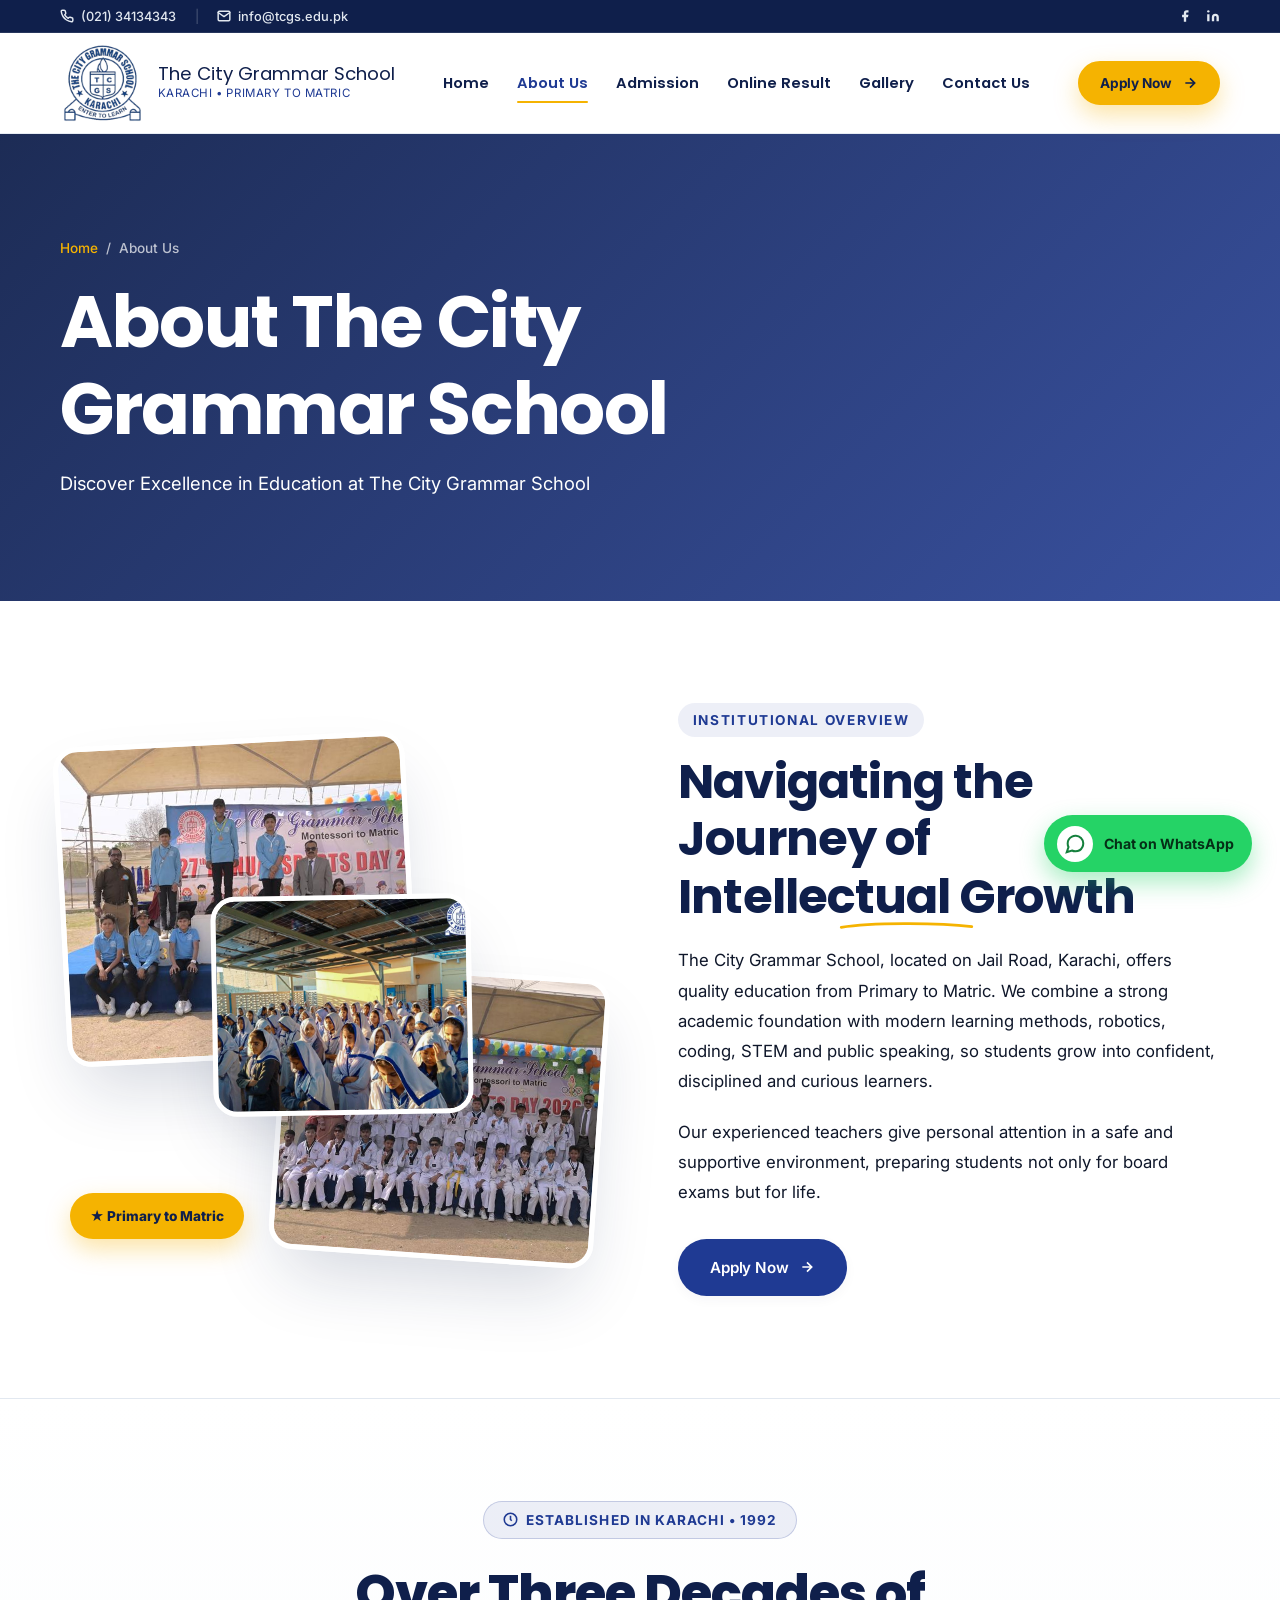
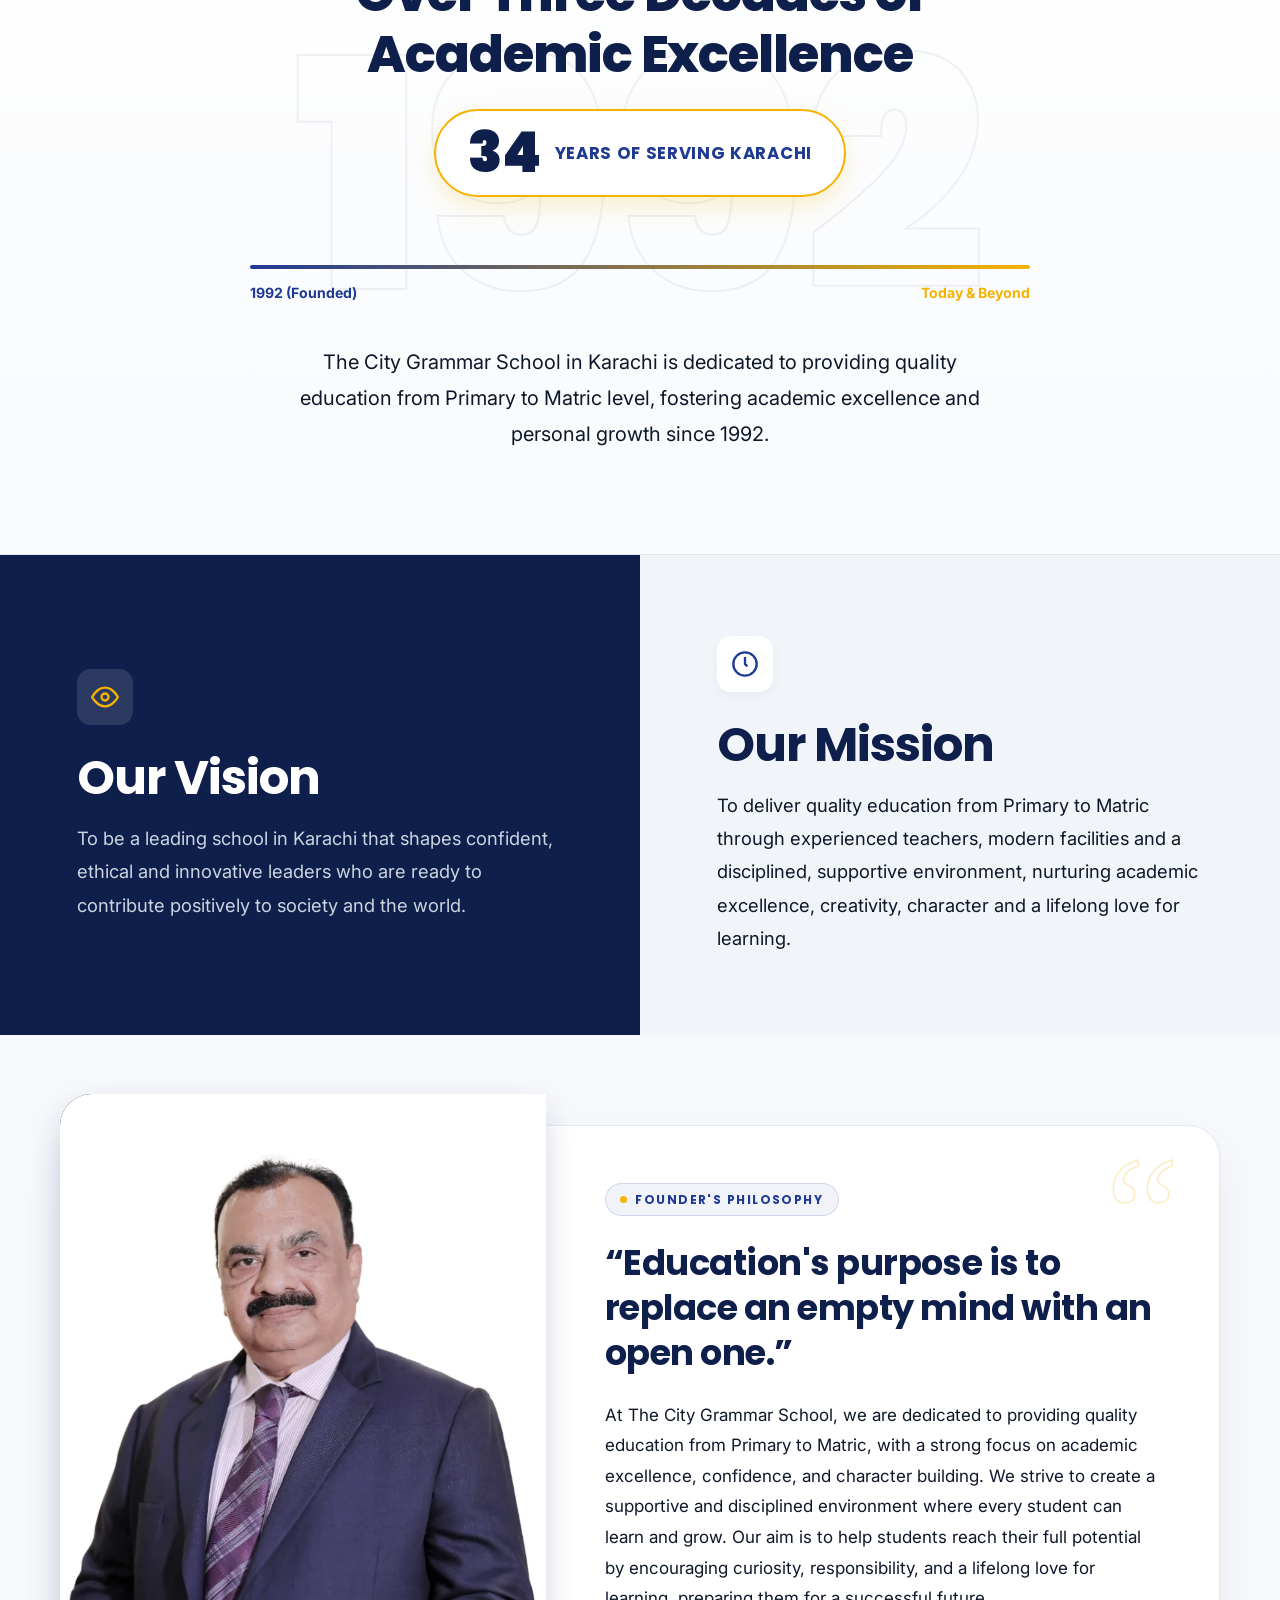
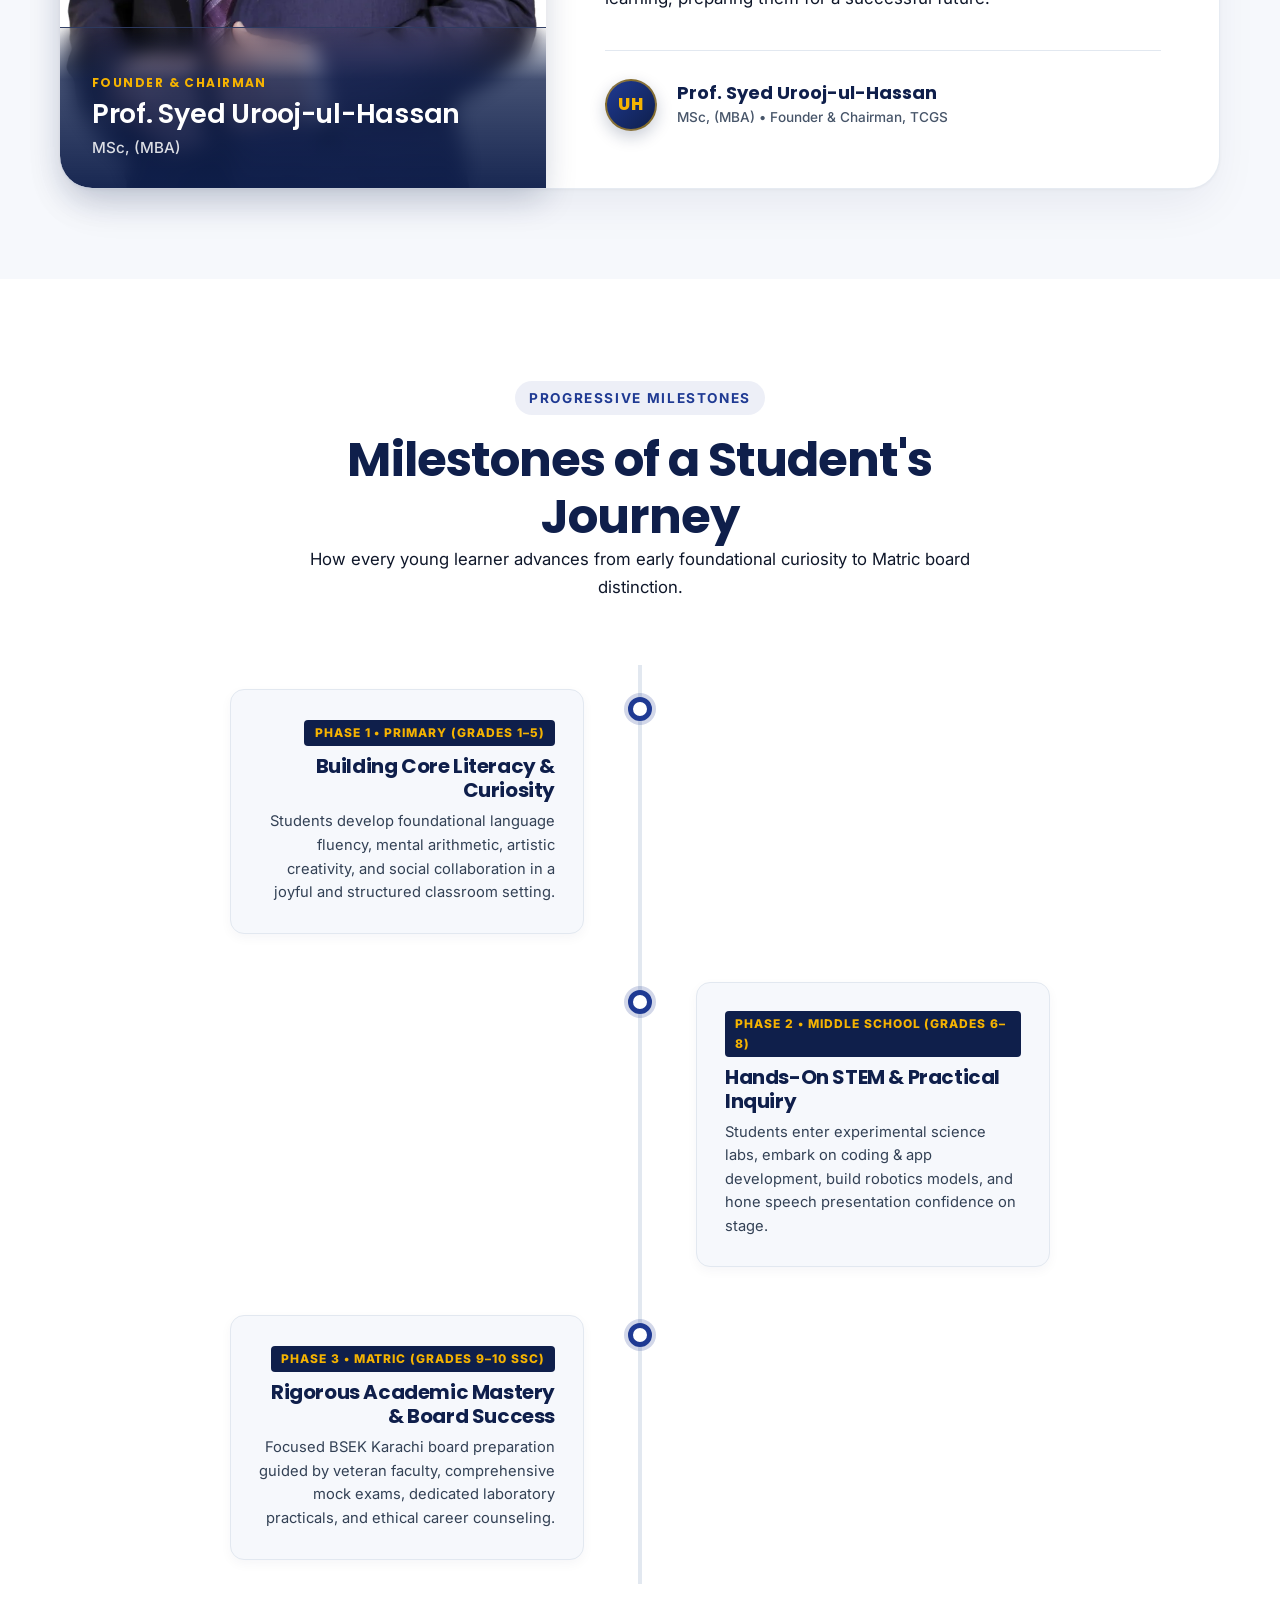
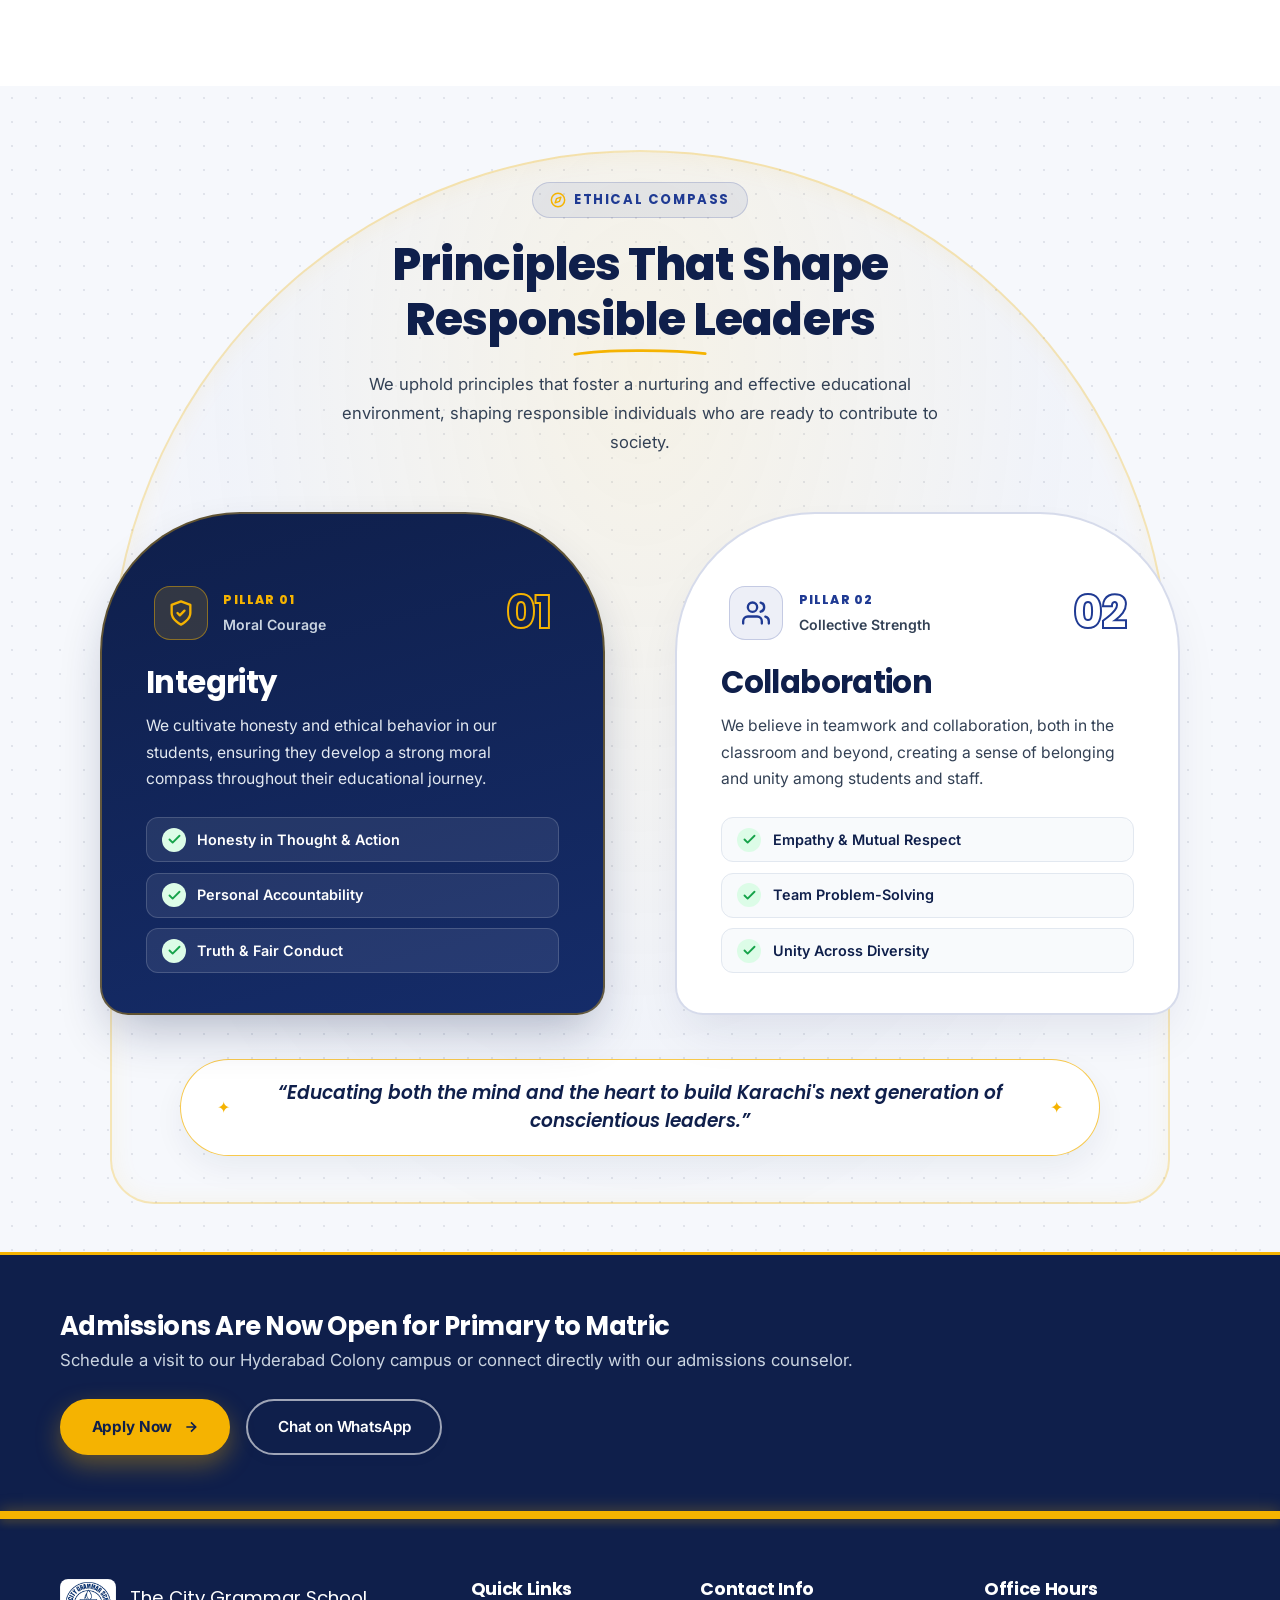
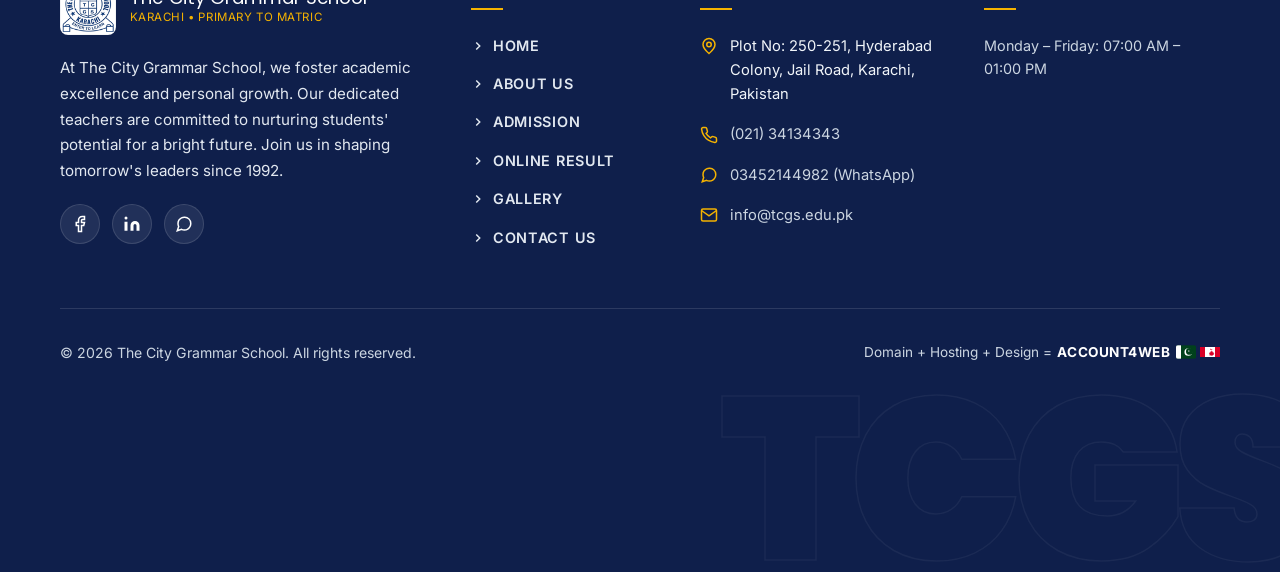
<file: about.html>
<!DOCTYPE html>
<html lang="en" dir="ltr">
<head>
  <meta charset="UTF-8">
  <meta name="viewport" content="width=device-width, initial-scale=1.0">
  <title>About Us | The City Grammar School Karachi</title>
  <meta name="description" content="Learn about The City Grammar School (TCGS) on Jail Road, Karachi. Our vision, mission, Founder Prof. Syed Urooj-ul-Hassan, student timeline, 3D core value flip cards, and modern campus facilities.">
  <meta name="keywords" content="About The City Grammar School, TCGS Karachi, Prof Syed Urooj-ul-Hassan, Jail Road school Karachi, school history vision mission">
  
  <meta property="og:title" content="About Us | The City Grammar School Karachi">
  <meta property="og:description" content="Navigating the Journey of Intellectual Growth. Primary to Matric excellence on Jail Road, Karachi.">
  <meta property="og:image" content="assets/images/founder_portrait.jpg">

  <!-- Stylesheets -->
  <!-- Favicon -->
  <link rel="icon" type="image/png" href="Favicon.png">

  <!-- Preconnect & Asynchronous Google Fonts -->
  <link rel="preconnect" href="https://fonts.googleapis.com">
  <link rel="preconnect" href="https://fonts.gstatic.com" crossorigin>
  <link rel="preload" as="style" href="https://fonts.googleapis.com/css2?family=Inter:wght@400;500;600;700&family=Poppins:wght@600;700;800&display=swap">
  <link rel="stylesheet" href="https://fonts.googleapis.com/css2?family=Inter:wght@400;500;600;700&family=Poppins:wght@600;700;800&display=swap" media="print" onload="this.media='all'">
  <noscript>
    <link rel="stylesheet" href="https://fonts.googleapis.com/css2?family=Inter:wght@400;500;600;700&family=Poppins:wght@600;700;800&display=swap">
  </noscript>

  <!-- Core Stylesheets -->
  <link rel="stylesheet" href="css/main.css?v=3.1">
  <link rel="stylesheet" href="css/about.css?v=3.4">
</head>
<body>

  <!-- SVG Transparency Filters (Converts black background in FINAL LOGO.png to pure transparent) -->
  <svg width="0" height="0" style="position: absolute; width: 0; height: 0; overflow: hidden; pointer-events: none;" aria-hidden="true">
    <defs>
      <filter id="tcgs-logo-filter" color-interpolation-filters="sRGB">
        <feColorMatrix type="matrix" values="
          1   0   0   0 0
          0   1   0   0 0
          0   0   1   0 0
          1.2 1.2 1.2 0 -0.10
        "/>
      </filter>
      <filter id="tcgs-logo-filter-gold" color-interpolation-filters="sRGB">
        <feColorMatrix type="matrix" values="
          0 0 0 0 0.96
          0 0 0 0 0.70
          0 0 0 0 0.00
          2.5 2.5 2.5 0 -0.25
        "/>
      </filter>
    </defs>
  </svg>

  <!-- ==========================================
       TOP UTILITY BAR & HEADER
       ========================================== -->
  <header class="site-header" id="siteHeader">
    <div class="slim-top-bar" id="slimTopBar">
      <div class="container slim-top-container">
        <div class="slim-top-left">
          <a href="tel:+922134134343" class="slim-top-link">
            <svg width="14" height="14" viewBox="0 0 24 24" fill="none" stroke="currentColor" stroke-width="2.5" stroke-linecap="round" stroke-linejoin="round" aria-hidden="true"><path d="M22 16.92v3a2 2 0 0 1-2.18 2 19.79 19.79 0 0 1-8.63-3.07 19.5 19.5 0 0 1-6-6 19.79 19.79 0 0 1-3.07-8.67A2 2 0 0 1 4.11 2h3a2 2 0 0 1 2 1.72 12.84 12.84 0 0 0 .7 2.81 2 2 0 0 1-.45 2.11L8.09 9.91a16 16 0 0 0 6 6l1.27-1.27a2 2 0 0 1 2.11-.45 12.84 12.84 0 0 0 2.81.7A2 2 0 0 1 22 16.92z"></path></svg>
            <span>(021) 34134343</span>
          </a>
          <span class="slim-top-divider top-bar-email">|</span>
          <a href="mailto:info@tcgs.edu.pk" class="slim-top-link top-bar-email">
            <svg width="14" height="14" viewBox="0 0 24 24" fill="none" stroke="currentColor" stroke-width="2.5" stroke-linecap="round" stroke-linejoin="round" aria-hidden="true"><path d="M4 4h16c1.1 0 2 .9 2 2v12c0 1.1-.9 2-2 2H4c-1.1 0-2-.9-2-2V6c0-1.1.9-2 2-2z"></path><polyline points="22,6 12,13 2,6"></polyline></svg>
            <span>info@tcgs.edu.pk</span>
          </a>
        </div>
        <div class="slim-top-right">
          <a href="https://www.facebook.com/thecitygrammarschool/" target="_blank" rel="noopener noreferrer" class="slim-top-social" aria-label="Facebook">
            <svg width="14" height="14" viewBox="0 0 24 24" fill="currentColor" aria-hidden="true"><path d="M18 2h-3a5 5 0 0 0-5 5v3H7v4h3v8h4v-8h3l1-4h-4V7a1 1 0 0 1 1-1h3z"/></svg>
          </a>
          <a href="https://www.instagram.com/" target="_blank" rel="noopener noreferrer" class="slim-top-social social-icon-instagram" aria-label="Instagram" style="display: none;">
            <svg width="14" height="14" viewBox="0 0 24 24" fill="none" stroke="currentColor" stroke-width="2" stroke-linecap="round" stroke-linejoin="round" aria-hidden="true"><rect x="2" y="2" width="20" height="20" rx="5" ry="5"></rect><path d="M16 11.37A4 4 0 1 1 12.63 8 4 4 0 0 1 16 11.37z"></path><line x1="17.5" y1="6.5" x2="17.51" y2="6.5"></line></svg>
          </a>
          <a href="https://www.linkedin.com/company/the-city-grammer-school/" target="_blank" rel="noopener noreferrer" class="slim-top-social" aria-label="LinkedIn">
            <svg width="14" height="14" viewBox="0 0 24 24" fill="currentColor" aria-hidden="true"><path d="M16 8a6 6 0 0 1 6 6v7h-4v-7a2 2 0 0 0-2-2 2 2 0 0 0-2 2v7h-4v-7a6 6 0 0 1 6-6zM2 9h4v12H2z"/><circle cx="4" cy="4" r="2"/></svg>
          </a>
        </div>
      </div>
    </div>

    <!-- Main Navigation Bar -->
    <div class="container header-main">
      <a href="index.html" class="brand-logo">
        <img src="logo-transparent.png" alt="The City Grammar School Logo" class="brand-logo-img" width="56" height="56" fetchpriority="high" decoding="async">
        <div class="logo-text-group">
          <span class="logo-title" style="font-weight: 400;" data-i18n="brand_name">The City Grammar School</span>
          <span class="logo-subtitle" style="font-weight: 400;" data-i18n="brand_tagline">Karachi • Primary to Matric</span>
        </div>
      </a>

      <nav class="nav-menu" id="primaryNav" aria-label="Main Navigation">
        <a href="index.html" class="nav-link" data-i18n="nav_home">Home</a>
        <a href="about.html" class="nav-link active" data-i18n="nav_about">About Us</a>
        <a href="admission.html" class="nav-link" data-i18n="nav_admission">Admission</a>
        <a href="online-result.html" class="nav-link">Online Result</a>
        <a href="gallery.html" class="nav-link" data-i18n="nav_gallery">Gallery</a>
        <a href="contact.html" class="nav-link" data-i18n="nav_contact">Contact Us</a>
      </nav>

      <div class="header-actions">
        <a href="admission.html" class="btn btn-accent btn-sm" data-i18n="btn_apply_now">
          Apply Now
          <svg width="16" height="16" viewBox="0 0 24 24" fill="none" stroke="currentColor" stroke-width="2.5"><path d="M5 12h14M12 5l7 7-7 7"/></svg>
        </a>
        <button class="mobile-nav-toggle" aria-expanded="false" aria-controls="primaryNav" aria-label="Toggle Navigation Menu">
          <svg width="24" height="24" viewBox="0 0 24 24" fill="none" stroke="currentColor" stroke-width="2"><line x1="3" y1="12" x2="21" y2="12"/><line x1="3" y1="6" x2="21" y2="6"/><line x1="3" y1="18" x2="21" y2="18"/></svg>
        </button>
      </div>
    </div>
  </header>

  <main id="mainContent">
  <!-- ==========================================
       1. PAGE HERO - Full-Width Image with Split-Color Overlay & Breadcrumb
       ========================================== -->
  <section class="about-hero" aria-label="About Us Header">
    <div class="container">
      <div class="about-hero-breadcrumb">
        <a href="index.html" data-i18n="nav_home">Home</a>
        <span>/</span>
        <span data-i18n="nav_about">About Us</span>
      </div>
      <h1 data-i18n="about_hero_title">About The City Grammar School</h1>
      <p data-i18n="about_hero_lead">
        Discover Excellence in Education at The City Grammar School
      </p>
    </div>
  </section>

  <!-- ==========================================
       2. OVERVIEW - Two-Column Text with 3-Photo Rotated Collage
       ========================================== -->
  <section class="section about-overview-section" aria-label="Overview & Campus Heritage">
    <div class="container about-overview-grid">
      <!-- Floating Asymmetric Photo Collage -->
      <div class="collage-container">
        <!-- Photo 1: Campus Event & Winners -->
        <div class="collage-photo photo-1">
          <img src="gallery/img 23.jpg"
               alt="TCGS students celebrating achievements on podium"
               width="800"
               height="600"
               decoding="async">
        </div>

        <!-- Photo 2: Sports & Co-Curricular Excellence -->
        <div class="collage-photo photo-2">
          <img src="gallery/img 26.jpg"
               alt="TCGS martial arts and sports medalists on stage"
               width="800"
               height="600"
               loading="lazy"
               decoding="async">
        </div>

        <!-- Photo 3: Campus Morning Assembly -->
        <div class="collage-photo photo-3">
          <img src="gallery/img 27.jpg"
               alt="TCGS students gathered during morning campus assembly"
               width="800"
               height="600"
               loading="lazy"
               decoding="async">
        </div>

        <div class="collage-accent-badge">
          ★ Primary to Matric
        </div>
      </div>

      <!-- Narrative Copy Block -->
      <div class="overview-text-block">
        <div class="section-kicker" data-i18n="about_overview_kicker">Institutional Overview</div>
        <h2 data-i18n="about_overview_title">Navigating the Journey of <span class="stroke-highlight">Intellectual Growth</span></h2>
        <p data-i18n="about_overview_p1">
          The City Grammar School, located on Jail Road, Karachi, offers quality education from Primary to Matric. We combine a strong academic foundation with modern learning methods, robotics, coding, STEM and public speaking, so students grow into confident, disciplined and curious learners.
        </p>
        <p data-i18n="about_overview_p2">
          Our experienced teachers give personal attention in a safe and supportive environment, preparing students not only for board exams but for life.
        </p>
        <div style="margin-top: 2rem;">
          <a href="admission.html" class="btn btn-primary" data-i18n="btn_apply_now">
            Apply Now
            <svg width="16" height="16" viewBox="0 0 24 24" fill="none" stroke="currentColor" stroke-width="2.5"><path d="M5 12h14M12 5l7 7-7 7"/></svg>
          </a>
        </div>
      </div>
    </div>
  </section>

  <!-- ==========================================
       HERITAGE: SINCE 1992 - Parallax Watermark & Serving Karachi Dynamic Count
       ========================================== -->
  <section class="since-1992-section" id="since1992Section" aria-label="Established 1992 Heritage">
    <div class="giant-outlined-year" id="parallaxYear" aria-hidden="true">1992</div>
    
    <div class="container since-1992-container reveal-fade-up">
      <div class="since-1992-badge">
        <svg width="15" height="15" viewBox="0 0 24 24" fill="none" stroke="currentColor" stroke-width="2.5"><circle cx="12" cy="12" r="10"></circle><polyline points="12 6 12 12 14 14"></polyline></svg>
        <span>Established in Karachi • 1992</span>
      </div>

      <h2 class="since-1992-heading">Over Three Decades of Academic Excellence</h2>

      <!-- Dynamic Count-up Years of Serving Karachi Banner -->
      <div class="since-count-banner">
        <span class="since-count-num" id="servingYearsCount">34</span>
        <span class="since-count-text">Years of Serving Karachi</span>
      </div>

      <!-- Horizontal "1992 to today" line that draws on scroll -->
      <div class="since-timeline-wrapper">
        <div class="since-timeline-track">
          <div class="since-timeline-fill" id="sinceTimelineFill"></div>
        </div>
        <div class="since-timeline-markers">
          <span>1992 (Founded)</span>
          <span>Today & Beyond</span>
        </div>
      </div>

      <p class="since-1992-body">
        The City Grammar School in Karachi is dedicated to providing quality education from Primary to Matric level, fostering academic excellence and personal growth since 1992.
      </p>
    </div>
  </section>

  <!-- ==========================================
       3. VISION & MISSION - Dynamic Two-Tone Split Screen (Hover expand)
       ========================================== -->
  <section class="vision-mission-section" aria-label="Vision and Mission">
    <div class="split-screen-container">
      <!-- Left Pane (Navy Dark): Vision -->
      <div class="split-pane split-pane-dark">
        <div class="split-icon">
          <svg width="28" height="28" viewBox="0 0 24 24" fill="none" stroke="currentColor" stroke-width="2"><path d="M1 12s4-8 11-8 11 8 11 8-4 8-11 8-11-8-11-8z"/><circle cx="12" cy="12" r="3"/></svg>
        </div>
        <h2 data-i18n="vision_title" style="margin-bottom: 1rem;">Our Vision</h2>
        <p data-i18n="vision_desc">
          To be a leading school in Karachi that shapes confident, ethical and innovative leaders who are ready to contribute positively to society and the world.
        </p>
      </div>

      <!-- Right Pane (Light): Mission -->
      <div class="split-pane split-pane-light">
        <div class="split-icon">
          <svg width="28" height="28" viewBox="0 0 24 24" fill="none" stroke="currentColor" stroke-width="2"><circle cx="12" cy="12" r="10"/><polyline points="12 6 12 12 14 14"/></svg>
        </div>
        <h2 data-i18n="mission_title" style="margin-bottom: 1rem;">Our Mission</h2>
        <p data-i18n="mission_desc">
          To deliver quality education from Primary to Matric through experienced teachers, modern facilities and a disciplined, supportive environment, nurturing academic excellence, creativity, character and a lifelong love for learning.
        </p>
      </div>
    </div>
  </section>

  <!-- ==========================================
       4. FOUNDER'S PHILOSOPHY - Grand Editorial Showcase Card
       ========================================== -->
  <section class="section founder-showcase-section" id="founderPhilosophy" aria-label="Founder's Philosophy">
    <div class="container">
      <h2 class="sr-only">Founder's Philosophy and Leadership</h2>
      <div class="founder-grand-card">
        
        <!-- Photo Panel (Takes 42% on desktop, edge-to-edge with navy gradient & gold arch) -->
        <div class="founder-visual-col reveal-founder-photo">
          <div class="founder-visual-stage">
            <!-- Soft Gold Arch Shape for Depth Behind Figure -->
            <div class="founder-gold-arch" aria-hidden="true"></div>

            <!-- Prominent Large Edge-to-Edge Founder Photo -->
            <img src="FOUNDER%20PICTURE.png"
                 alt="Prof. Syed Urooj-ul-Hassan, Founder & Chairman of The City Grammar School"
                 class="founder-large-img"
                 width="600"
                 height="720"
                 loading="lazy"
                 decoding="async">

            <!-- Navy Glass Strip Pinned to Bottom -->
            <div class="founder-glass-caption">
              <span class="founder-tag-label">Founder & Chairman</span>
              <h3 class="founder-caption-name" data-i18n="founder_name">Prof. Syed Urooj-ul-Hassan</h3>
              <p class="founder-caption-creds" data-i18n="founder_creds">MSc, (MBA)</p>
            </div>
          </div>
        </div>

        <!-- Editorial Text Panel (Takes 58% on desktop) -->
        <div class="founder-text-col reveal-founder-text">
          <div class="founder-kicker-badge">
            <span class="founder-kicker-dot"></span>
            <span class="founder-kicker-text" data-i18n="founder_kicker">Founder's Philosophy</span>
          </div>

          <!-- Large Decorative Gold-Tinted Outline Quotation Mark -->
          <div class="founder-deco-quote" aria-hidden="true">“</div>

          <!-- Bold Larger Quote -->
          <blockquote class="founder-hero-quote" data-i18n="founder_quote">
            “Education's purpose is to replace an empty mind with an open one.”
          </blockquote>

          <!-- 18-19px Body with Relaxed Line-Height -->
          <p class="founder-hero-body" data-i18n="founder_body">
            At The City Grammar School, we are dedicated to providing quality education from Primary to Matric, with a strong focus on academic excellence, confidence, and character building. We strive to create a supportive and disciplined environment where every student can learn and grow. Our aim is to help students reach their full potential by encouraging curiosity, responsibility, and a lifelong love for learning, preparing them for a successful future.
          </p>

          <!-- Signature-Style Line -->
          <div class="founder-signature-row">
            <div class="founder-seal-disc" aria-hidden="true">
              <span>UH</span>
            </div>
            <div class="founder-signature-info">
              <div class="founder-signature-name">Prof. Syed Urooj-ul-Hassan</div>
              <div class="founder-signature-title">MSc, (MBA) • Founder & Chairman, TCGS</div>
            </div>
          </div>
        </div>

      </div>
    </div>
  </section>

  <!-- ==========================================
       5. TIMELINE OF A STUDENT'S JOURNEY - Vertical Zig-Zag Timeline
       ========================================== -->
  <section class="section timeline-section" aria-label="Student Journey Timeline">
    <div class="container">
      <div class="timeline-header reveal-fade-up">
        <div class="section-kicker">Progressive Milestones</div>
        <h2 data-i18n="about_timeline_title">Milestones of a Student's Journey</h2>
        <p data-i18n="about_timeline_lead">How every young learner advances from early foundational curiosity to Matric board distinction.</p>
      </div>

      <div class="zigzag-timeline">
        <!-- Milestone 1: Primary Foundation -->
        <div class="timeline-milestone reveal-fade-up">
          <div class="timeline-pin"></div>
          <div class="timeline-card">
            <span class="timeline-step-tag">Phase 1 • Primary (Grades 1–5)</span>
            <h3>Building Core Literacy & Curiosity</h3>
            <p>Students develop foundational language fluency, mental arithmetic, artistic creativity, and social collaboration in a joyful and structured classroom setting.</p>
          </div>
        </div>

        <!-- Milestone 2: Middle School Discovery -->
        <div class="timeline-milestone reveal-fade-up">
          <div class="timeline-pin"></div>
          <div class="timeline-card">
            <span class="timeline-step-tag">Phase 2 • Middle School (Grades 6–8)</span>
            <h3>Hands-On STEM & Practical Inquiry</h3>
            <p>Students enter experimental science labs, embark on coding & app development, build robotics models, and hone speech presentation confidence on stage.</p>
          </div>
        </div>

        <!-- Milestone 3: Matric Board Distinction -->
        <div class="timeline-milestone reveal-fade-up">
          <div class="timeline-pin"></div>
          <div class="timeline-card">
            <span class="timeline-step-tag">Phase 3 • Matric (Grades 9–10 SSC)</span>
            <h3>Rigorous Academic Mastery & Board Success</h3>
            <p>Focused BSEK Karachi board preparation guided by veteran faculty, comprehensive mock exams, dedicated laboratory practicals, and ethical career counseling.</p>
          </div>
        </div>
      </div>
    </div>
  </section>

  <!-- ==========================================
       6. CORE VALUES / ETHICAL COMPASS - "Two Arch Doors and a Compass"
       ========================================== -->
  <section class="section ethical-compass-section" id="ethicalCompass" aria-labelledby="ethicalCompassHeading">
    <!-- Large Soft Gold Arch Outline Behind Content -->
    <div class="compass-bg-arch" aria-hidden="true"></div>

    <div class="container ethical-compass-container">
      <!-- Centered Section Header -->
      <header class="compass-header reveal-fade-up">
        <div class="compass-label-pill">
          <svg width="16" height="16" viewBox="0 0 24 24" fill="none" stroke="currentColor" stroke-width="2.2" stroke-linecap="round" stroke-linejoin="round" aria-hidden="true">
            <circle cx="12" cy="12" r="10"></circle>
            <polygon points="16.24 7.76 14.12 14.12 7.76 16.24 9.88 9.88 16.24 7.76"></polygon>
          </svg>
          <span data-i18n="values_kicker">Ethical Compass</span>
        </div>
        <h2 id="ethicalCompassHeading" class="compass-heading">
          Principles That Shape <span class="stroke-highlight compass-stroke-underline">Responsible Leaders</span>
        </h2>
        <p class="compass-intro" data-i18n="values_lead">
          We uphold principles that foster a nurturing and effective educational environment, shaping responsible individuals who are ready to contribute to society.
        </p>
      </header>

      <!-- Two Arch Doors & Central Interactive Compass Medallion -->
      <div class="compass-arches-stage" data-compass-stage>

        <!-- LEFT ARCH DOOR: Integrity (Pillar 01 • Moral Courage) -->
        <article class="arch-door arch-door-navy is-expanded" data-arch="left" tabindex="0" role="region" aria-labelledby="archIntegrityTitle">
          <div class="arch-door-top">
            <div class="arch-icon-badge" aria-hidden="true">
              <!-- Shield Line Icon -->
              <svg width="28" height="28" viewBox="0 0 24 24" fill="none" stroke="currentColor" stroke-width="2" stroke-linecap="round" stroke-linejoin="round">
                <path d="M12 22s8-4 8-10V5l-8-3-8 3v7c0 6 8 10 8 10z"></path>
                <path d="m9 12 2 2 4-4"></path>
              </svg>
            </div>
            <div class="arch-pillar-meta">
              <span class="arch-pillar-tag">Pillar 01</span>
              <span class="arch-pillar-sub">Moral Courage</span>
            </div>
            <span class="arch-outlined-num" aria-hidden="true">01</span>
          </div>

          <div class="arch-door-body">
            <h3 id="archIntegrityTitle" class="arch-door-title" data-i18n="val_integrity_title">Integrity</h3>
            <p class="arch-door-desc" data-i18n="val_integrity_desc">
              We cultivate honesty and ethical behavior in our students, ensuring they develop a strong moral compass throughout their educational journey.
            </p>
          </div>

          <div class="arch-mobile-toggle" aria-hidden="true">
            <span class="arch-toggle-text">Core Tenets</span>
            <svg class="arch-toggle-chevron" width="16" height="16" viewBox="0 0 24 24" fill="none" stroke="currentColor" stroke-width="2.5" stroke-linecap="round" stroke-linejoin="round"><polyline points="6 9 12 15 18 9"></polyline></svg>
          </div>

          <ul class="arch-chips-list" aria-label="Integrity core tenets">
            <li class="arch-chip-item">
              <span class="arch-chip-tick" aria-hidden="true">
                <svg width="15" height="15" viewBox="0 0 24 24" fill="none" stroke="#16A34A" stroke-width="3" stroke-linecap="round" stroke-linejoin="round"><polyline points="20 6 9 17 4 12"></polyline></svg>
              </span>
              <span>Honesty in Thought &amp; Action</span>
            </li>
            <li class="arch-chip-item">
              <span class="arch-chip-tick" aria-hidden="true">
                <svg width="15" height="15" viewBox="0 0 24 24" fill="none" stroke="#16A34A" stroke-width="3" stroke-linecap="round" stroke-linejoin="round"><polyline points="20 6 9 17 4 12"></polyline></svg>
              </span>
              <span>Personal Accountability</span>
            </li>
            <li class="arch-chip-item">
              <span class="arch-chip-tick" aria-hidden="true">
                <svg width="15" height="15" viewBox="0 0 24 24" fill="none" stroke="#16A34A" stroke-width="3" stroke-linecap="round" stroke-linejoin="round"><polyline points="20 6 9 17 4 12"></polyline></svg>
              </span>
              <span>Truth &amp; Fair Conduct</span>
            </li>
          </ul>
        </article>

        <!-- RIGHT ARCH DOOR: Collaboration (Pillar 02 • Collective Strength) -->
        <article class="arch-door arch-door-light is-expanded" data-arch="right" tabindex="0" role="region" aria-labelledby="archCollabTitle">
          <div class="arch-door-top">
            <div class="arch-icon-badge" aria-hidden="true">
              <!-- People Line Icon -->
              <svg width="28" height="28" viewBox="0 0 24 24" fill="none" stroke="currentColor" stroke-width="2" stroke-linecap="round" stroke-linejoin="round">
                <path d="M17 21v-2a4 4 0 0 0-4-4H5a4 4 0 0 0-4 4v2"></path>
                <circle cx="9" cy="7" r="4"></circle>
                <path d="M23 21v-2a4 4 0 0 0-3-3.87"></path>
                <path d="M16 3.13a4 4 0 0 1 0 7.75"></path>
              </svg>
            </div>
            <div class="arch-pillar-meta">
              <span class="arch-pillar-tag">Pillar 02</span>
              <span class="arch-pillar-sub">Collective Strength</span>
            </div>
            <span class="arch-outlined-num" aria-hidden="true">02</span>
          </div>

          <div class="arch-door-body">
            <h3 id="archCollabTitle" class="arch-door-title" data-i18n="val_collab_title">Collaboration</h3>
            <p class="arch-door-desc" data-i18n="val_collab_desc">
              We believe in teamwork and collaboration, both in the classroom and beyond, creating a sense of belonging and unity among students and staff.
            </p>
          </div>

          <div class="arch-mobile-toggle" aria-hidden="true">
            <span class="arch-toggle-text">Core Tenets</span>
            <svg class="arch-toggle-chevron" width="16" height="16" viewBox="0 0 24 24" fill="none" stroke="currentColor" stroke-width="2.5" stroke-linecap="round" stroke-linejoin="round"><polyline points="6 9 12 15 18 9"></polyline></svg>
          </div>

          <ul class="arch-chips-list" aria-label="Collaboration core tenets">
            <li class="arch-chip-item">
              <span class="arch-chip-tick" aria-hidden="true">
                <svg width="15" height="15" viewBox="0 0 24 24" fill="none" stroke="#16A34A" stroke-width="3" stroke-linecap="round" stroke-linejoin="round"><polyline points="20 6 9 17 4 12"></polyline></svg>
              </span>
              <span>Empathy &amp; Mutual Respect</span>
            </li>
            <li class="arch-chip-item">
              <span class="arch-chip-tick" aria-hidden="true">
                <svg width="15" height="15" viewBox="0 0 24 24" fill="none" stroke="#16A34A" stroke-width="3" stroke-linecap="round" stroke-linejoin="round"><polyline points="20 6 9 17 4 12"></polyline></svg>
              </span>
              <span>Team Problem-Solving</span>
            </li>
            <li class="arch-chip-item">
              <span class="arch-chip-tick" aria-hidden="true">
                <svg width="15" height="15" viewBox="0 0 24 24" fill="none" stroke="#16A34A" stroke-width="3" stroke-linecap="round" stroke-linejoin="round"><polyline points="20 6 9 17 4 12"></polyline></svg>
              </span>
              <span>Unity Across Diversity</span>
            </li>
          </ul>
        </article>

      </div>

      <!-- Thin Gold-Bordered Tagline Ribbon -->
      <div class="compass-tagline-ribbon reveal-fade-up">
        <span class="compass-ribbon-ornament" aria-hidden="true">✦</span>
        <p class="compass-tagline-text">
          “Educating both the mind and the heart to build Karachi's next generation of conscientious leaders.”
        </p>
        <span class="compass-ribbon-ornament" aria-hidden="true">✦</span>
      </div>
    </div>
  </section>

  <!-- ==========================================
       8. CLOSING CTA STRIP - Minimalist Diagonal Ribbon
       ========================================== -->
  <section class="about-cta-strip" aria-label="Closing Call to Action">
    <div class="container about-cta-inner">
      <div class="about-cta-text">
        <h3 data-i18n="cta_banner_title">Admissions Are Now Open for Primary to Matric</h3>
        <p>Schedule a visit to our Hyderabad Colony campus or connect directly with our admissions counselor.</p>
      </div>
      <div style="display: flex; gap: 1rem; flex-wrap: wrap;">
        <a href="admission.html" class="btn btn-accent" data-i18n="btn_apply_now">
          Apply Now
          <svg width="16" height="16" viewBox="0 0 24 24" fill="none" stroke="currentColor" stroke-width="2.5"><path d="M5 12h14M12 5l7 7-7 7"/></svg>
        </a>
        <a href="https://wa.me/923452144982" target="_blank" rel="noopener noreferrer" class="btn btn-outline-white" data-i18n="btn_chat_whatsapp">
          Chat on WhatsApp
        </a>
      </div>
    </div>
  </section>
  </main>

  <!-- ==========================================
       FOOTER (Shared Navy #0F1F4B, Oversized TCGS Watermark, Gold Wave)
       ========================================== -->
  <footer class="site-footer" aria-label="Site Footer">
    <!-- Clean Flat Top Accent Divider -->
    <div class="footer-top-divider" aria-hidden="true"></div>

    <div class="footer-watermark" aria-hidden="true">TCGS</div>

    <div class="container footer-content">
      <div class="footer-grid">
        <div class="footer-brand">
          <a href="index.html" class="brand-logo" style="margin-bottom: 0.5rem;">
            <img src="Favicon.png" alt="The City Grammar School Logo" class="brand-logo-img footer-logo-img" width="56" height="56" loading="lazy" decoding="async">
            <div class="logo-text-group">
              <span class="logo-title" style="color: #FFFFFF;" data-i18n="brand_name">The City Grammar School</span>
              <span class="logo-subtitle" style="color: var(--color-accent);" data-i18n="brand_tagline">Karachi • Primary to Matric</span>
            </div>
          </a>
          <p data-i18n="footer_para">
            At The City Grammar School, we foster academic excellence and personal growth. Our dedicated teachers are committed to nurturing students' potential for a bright future. Join us in shaping tomorrow's leaders since 1992.
          </p>
          <div class="footer-social-group">
            <a href="https://www.facebook.com/thecitygrammarschool/" target="_blank" rel="noopener noreferrer" class="social-btn" aria-label="TCGS on Facebook">
              <svg width="18" height="18" viewBox="0 0 24 24" fill="none" stroke="currentColor" stroke-width="2" aria-hidden="true"><path d="M18 2h-3a5 5 0 0 0-5 5v3H7v4h3v8h4v-8h3l1-4h-4V7a1 1 0 0 1 1-1h3z"/></svg>
            </a>
            <a href="" target="_blank" rel="noopener noreferrer" class="social-btn social-icon-instagram" aria-label="Instagram">
              <svg width="18" height="18" viewBox="0 0 24 24" fill="none" stroke="currentColor" stroke-width="2" stroke-linecap="round" stroke-linejoin="round"><rect x="2" y="2" width="20" height="20" rx="5" ry="5"></rect><path d="M16 11.37A4 4 0 1 1 12.63 8 4 4 0 0 1 16 11.37z"></path><line x1="17.5" y1="6.5" x2="17.51" y2="6.5"></line></svg>
            </a>
            <a href="https://www.linkedin.com/company/the-city-grammer-school/" target="_blank" rel="noopener noreferrer" class="social-btn" aria-label="TCGS on LinkedIn">
              <svg width="18" height="18" viewBox="0 0 24 24" fill="currentColor"><path d="M16 8a6 6 0 0 1 6 6v7h-4v-7a2 2 0 0 0-2-2 2 2 0 0 0-2 2v7h-4v-7a6 6 0 0 1 6-6zM2 9h4v12H2z"/><circle cx="4" cy="4" r="2"/></svg>
            </a>
            <a href="https://wa.me/923452144982" target="_blank" rel="noopener noreferrer" class="social-btn" aria-label="TCGS on WhatsApp">
              <svg width="18" height="18" viewBox="0 0 24 24" fill="none" stroke="currentColor" stroke-width="2" aria-hidden="true"><path d="M21 11.5a8.38 8.38 0 0 1-.9 3.8 8.5 8.5 0 0 1-7.6 4.7 8.38 8.38 0 0 1-3.8-.9L3 21l1.9-5.7a8.38 8.38 0 0 1-.9-3.8 8.5 8.5 0 0 1 4.7-7.6 8.38 8.38 0 0 1 3.8-.9h.5a8.48 8.48 0 0 1 8 8v.5z"/></svg>
            </a>
          </div>
        </div>

        <div>
          <h3 class="footer-heading" data-i18n="footer_quick_links">Quick Links</h3>
          <ul class="footer-links">
            <li><a href="index.html" class="footer-link-btn" data-i18n="nav_home"><svg width="14" height="14" viewBox="0 0 24 24" fill="none" stroke="currentColor" stroke-width="2.5"><polyline points="9 18 15 12 9 6"/></svg> Home</a></li>
            <li><a href="about.html" class="footer-link-btn" data-i18n="nav_about"><svg width="14" height="14" viewBox="0 0 24 24" fill="none" stroke="currentColor" stroke-width="2.5"><polyline points="9 18 15 12 9 6"/></svg> About Us</a></li>
            <li><a href="admission.html" class="footer-link-btn" data-i18n="nav_admission"><svg width="14" height="14" viewBox="0 0 24 24" fill="none" stroke="currentColor" stroke-width="2.5"><polyline points="9 18 15 12 9 6"/></svg> Admission</a></li>
            <li><a href="online-result.html" class="footer-link-btn"><svg width="14" height="14" viewBox="0 0 24 24" fill="none" stroke="currentColor" stroke-width="2.5"><polyline points="9 18 15 12 9 6"/></svg> Online Result</a></li>
            <li><a href="gallery.html" class="footer-link-btn" data-i18n="nav_gallery"><svg width="14" height="14" viewBox="0 0 24 24" fill="none" stroke="currentColor" stroke-width="2.5"><polyline points="9 18 15 12 9 6"/></svg> Gallery</a></li>
            <li><a href="contact.html" class="footer-link-btn" data-i18n="nav_contact"><svg width="14" height="14" viewBox="0 0 24 24" fill="none" stroke="currentColor" stroke-width="2.5"><polyline points="9 18 15 12 9 6"/></svg> Contact Us</a></li>
          </ul>
        </div>

        <div>
          <h3 class="footer-heading" data-i18n="footer_contact_info">Contact Info</h3>
          <ul class="footer-contact-list">
            <li class="footer-contact-item">
              <svg width="18" height="18" viewBox="0 0 24 24" fill="none" stroke="currentColor" stroke-width="2" aria-hidden="true"><path d="M12 2a8 8 0 0 0-8 8c0 5.25 8 12 8 12s8-6.75 8-12a8 8 0 0 0-8-8z"/><circle cx="12" cy="10" r="3"/></svg>
              <span>Plot No: 250-251, Hyderabad Colony, Jail Road, Karachi, Pakistan</span>
            </li>
            <li class="footer-contact-item">
              <svg width="18" height="18" viewBox="0 0 24 24" fill="none" stroke="currentColor" stroke-width="2" aria-hidden="true"><path d="M22 16.92v3a2 2 0 0 1-2.18 2 19.79 19.79 0 0 1-8.63-3.07 19.5 19.5 0 0 1-6-6 19.79 19.79 0 0 1-3.07-8.67A2 2 0 0 1 4.11 2h3a2 2 0 0 1 2 1.72 12.84 12.84 0 0 0 .7 2.81 2 2 0 0 1-.45 2.11L8.09 9.91a16 16 0 0 0 6 6l1.27-1.27a2 2 0 0 1 2.11-.45 12.84 12.84 0 0 0 2.81.7A2 2 0 0 1 22 16.92z"></path></svg>
              <a href="tel:02134134343" style="color: #CBD5E1;">(021) 34134343</a>
            </li>
            <li class="footer-contact-item">
              <svg width="18" height="18" viewBox="0 0 24 24" fill="none" stroke="currentColor" stroke-width="2" aria-hidden="true"><path d="M21 11.5a8.38 8.38 0 0 1-.9 3.8 8.5 8.5 0 0 1-7.6 4.7 8.38 8.38 0 0 1-3.8-.9L3 21l1.9-5.7a8.38 8.38 0 0 1-.9-3.8 8.5 8.5 0 0 1 4.7-7.6 8.38 8.38 0 0 1 3.8-.9h.5a8.48 8.48 0 0 1 8 8v.5z"/></svg>
              <a href="https://wa.me/923452144982" target="_blank" rel="noopener noreferrer" style="color: #CBD5E1;">03452144982 (WhatsApp)</a>
            </li>
            <li class="footer-contact-item">
              <svg width="18" height="18" viewBox="0 0 24 24" fill="none" stroke="currentColor" stroke-width="2" aria-hidden="true"><path d="M4 4h16c1.1 0 2 .9 2 2v12c0 1.1-.9 2-2 2H4c-1.1 0-2-.9-2-2V6c0-1.1.9-2 2-2z"/><polyline points="22,6 12,13 2,6"/></svg>
              <a href="mailto:info@tcgs.edu.pk" style="color: #CBD5E1;">info@tcgs.edu.pk</a>
            </li>
          </ul>
        </div>

        <div>
          <h3 class="footer-heading" data-i18n="live_badge_label">Office Hours</h3>
          <p style="font-size: 0.9rem; color: #CBD5E1; margin-bottom: 0;" data-i18n="timing_desc">
            Monday – Friday: 07:00 AM – 01:00 PM
          </p>
        </div>
      </div>

      <div class="footer-bottom">
        <div>&copy; <span id="currentYear"></span> The City Grammar School. All rights reserved.</div>
        <div class="footer-credits">
          <span>Domain + Hosting + Design =</span>
          <a href="https://account4web.ca" target="_blank" rel="noopener noreferrer" class="footer-credits-link" aria-label="ACCOUNT4WEB - Pakistan and Canada">
            <strong class="credits-brand">ACCOUNT4WEB</strong>
            <span class="credit-flags" aria-hidden="true">
              <svg width="20" height="14" viewBox="0 0 30 20" class="credit-flag" style="vertical-align: -2px; border-radius: 2px;">
                <rect width="30" height="20" fill="#01411C"/>
                <rect width="7.5" height="20" fill="#FFFFFF"/>
                <circle cx="18.5" cy="10" r="5.8" fill="#FFFFFF"/>
                <circle cx="20.2" cy="9.1" r="5.2" fill="#01411C"/>
                <polygon points="19.2,7 19.5,8.2 20.7,8.2 19.7,8.9 20.1,10.1 19.2,9.3 18.3,10.1 18.7,8.9 17.7,8.2 18.9,8.2" fill="#FFFFFF"/>
              </svg>
              <svg width="20" height="14" viewBox="0 0 40 20" class="credit-flag" style="vertical-align: -2px; border-radius: 2px;">
                <rect width="40" height="20" fill="#D80027"/>
                <rect x="10" width="20" height="20" fill="#FFFFFF"/>
                <path d="M20 3 l1.2 3.2 2.8-1-1.2 2.8 3.1 1.4-0.8 1.2 2.5 0.5-0.5 1.5 1.6 1-1.8 1.3 0.5 1.2-2.3-0.3-0.3 2.5-1.5-1.8-1.3 1.8-0.7-2.5-2.3 0.3 0.5-1.2-1.8-1.3 1.6-1-0.5-1.5 2.5-0.5-0.8-1.2 3.1-1.4-1.2-2.8 2.8 1z M19.6 14.5 h0.8 v3.5 h-0.8 z" fill="#D80027"/>
              </svg>
            </span>
          </a>
        </div>
      </div>
    </div>
  </footer>

  <!-- Back to Top Button -->
  <button type="button" class="back-to-top-btn" id="backToTopBtn" aria-label="Scroll to top" title="Scroll to top">
    <svg width="20" height="20" viewBox="0 0 24 24" fill="none" stroke="currentColor" stroke-width="2.5" aria-hidden="true"><polyline points="18 15 12 9 6 15"/></svg>
  </button>

  <!-- Floating WhatsApp Button -->
  <a href="https://wa.me/923452144982" target="_blank" rel="noopener noreferrer" class="whatsapp-float" aria-label="Chat with TCGS Admissions on WhatsApp">
    <div class="whatsapp-icon-circle">
      <svg width="22" height="22" viewBox="0 0 24 24" fill="none" stroke="currentColor" stroke-width="2.2" aria-hidden="true"><path d="M21 11.5a8.38 8.38 0 0 1-.9 3.8 8.5 8.5 0 0 1-7.6 4.7 8.38 8.38 0 0 1-3.8-.9L3 21l1.9-5.7a8.38 8.38 0 0 1-.9-3.8 8.5 8.5 0 0 1 4.7-7.6 8.38 8.38 0 0 1 3.8-.9h.5a8.48 8.48 0 0 1 8 8v.5z"/></svg>
    </div>
    <span data-i18n="btn_chat_whatsapp">Chat on WhatsApp</span>
  </a>

  <!-- JavaScript Bundle (Deferred) -->
  <script src="js/results-config.js" defer></script>
  <script src="js/translations.js" defer></script>
  <script src="js/main.js" defer></script>
</body>
</html>
</file>
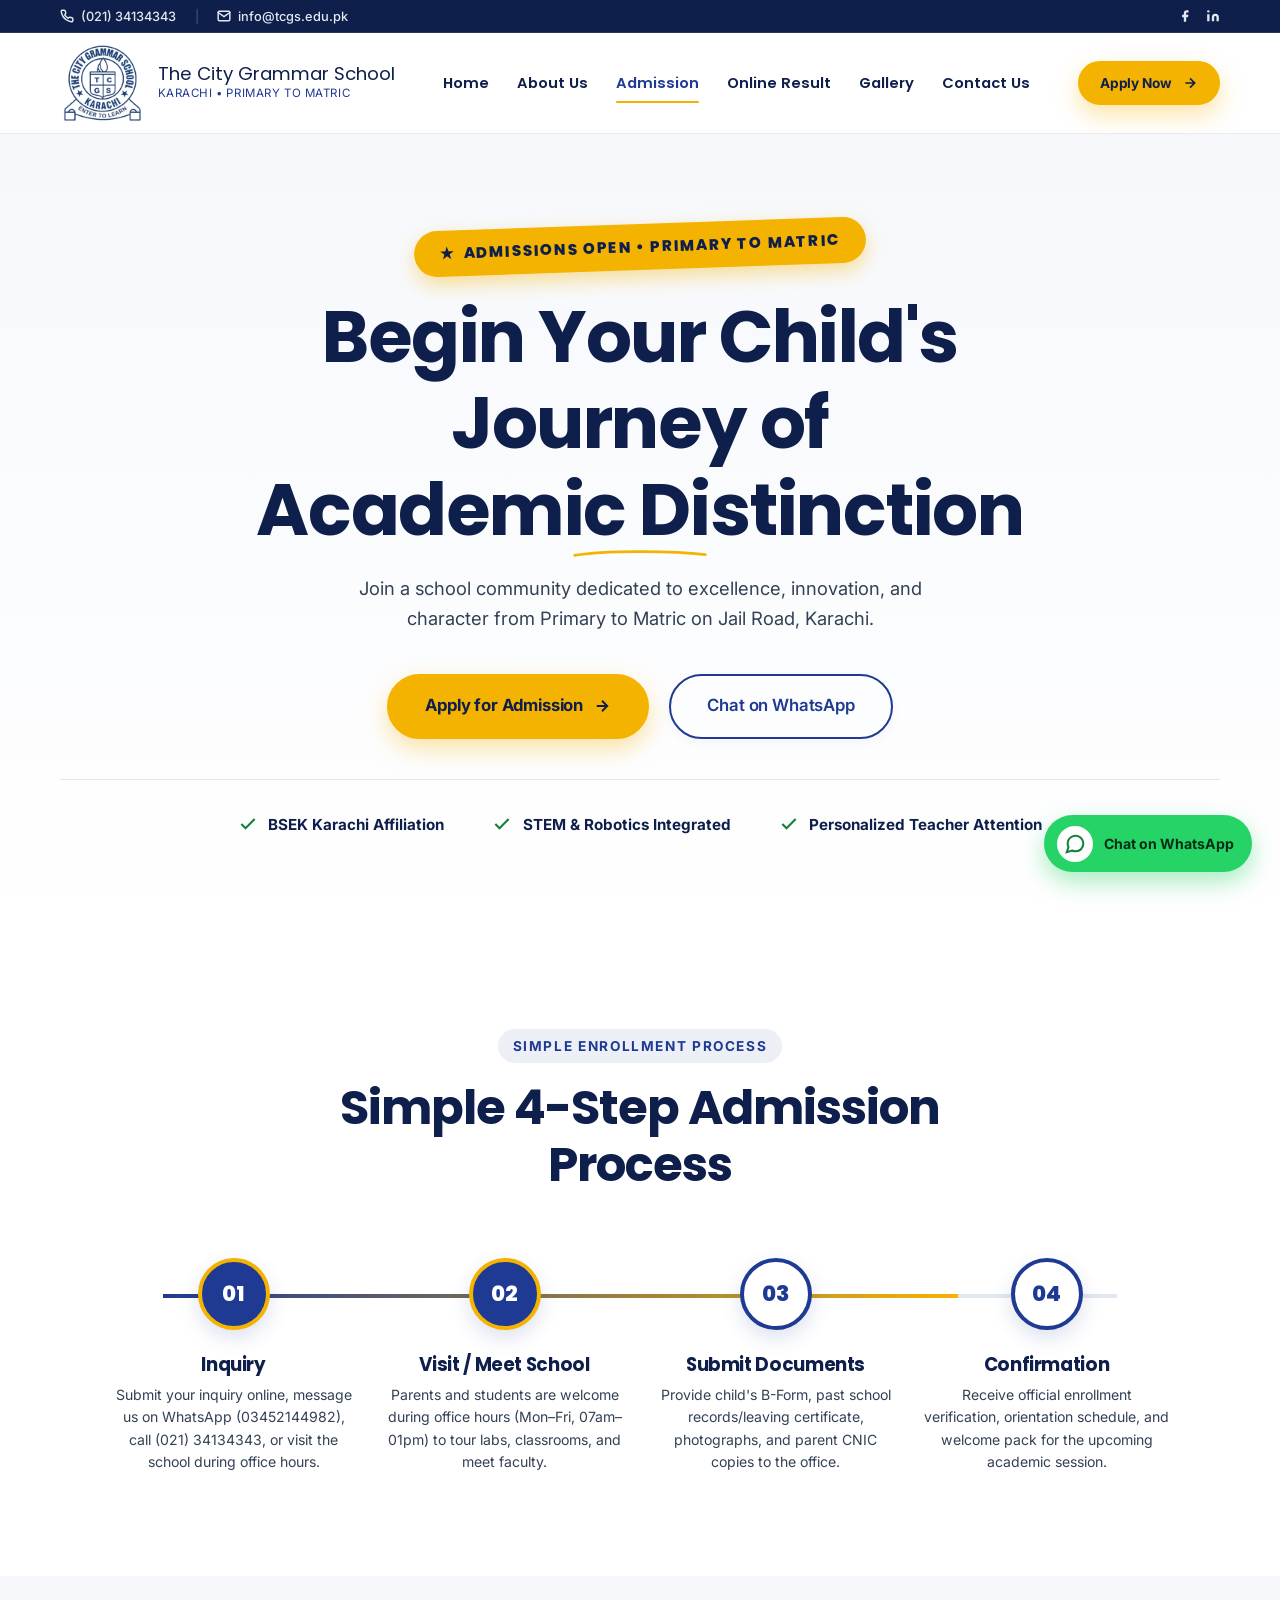
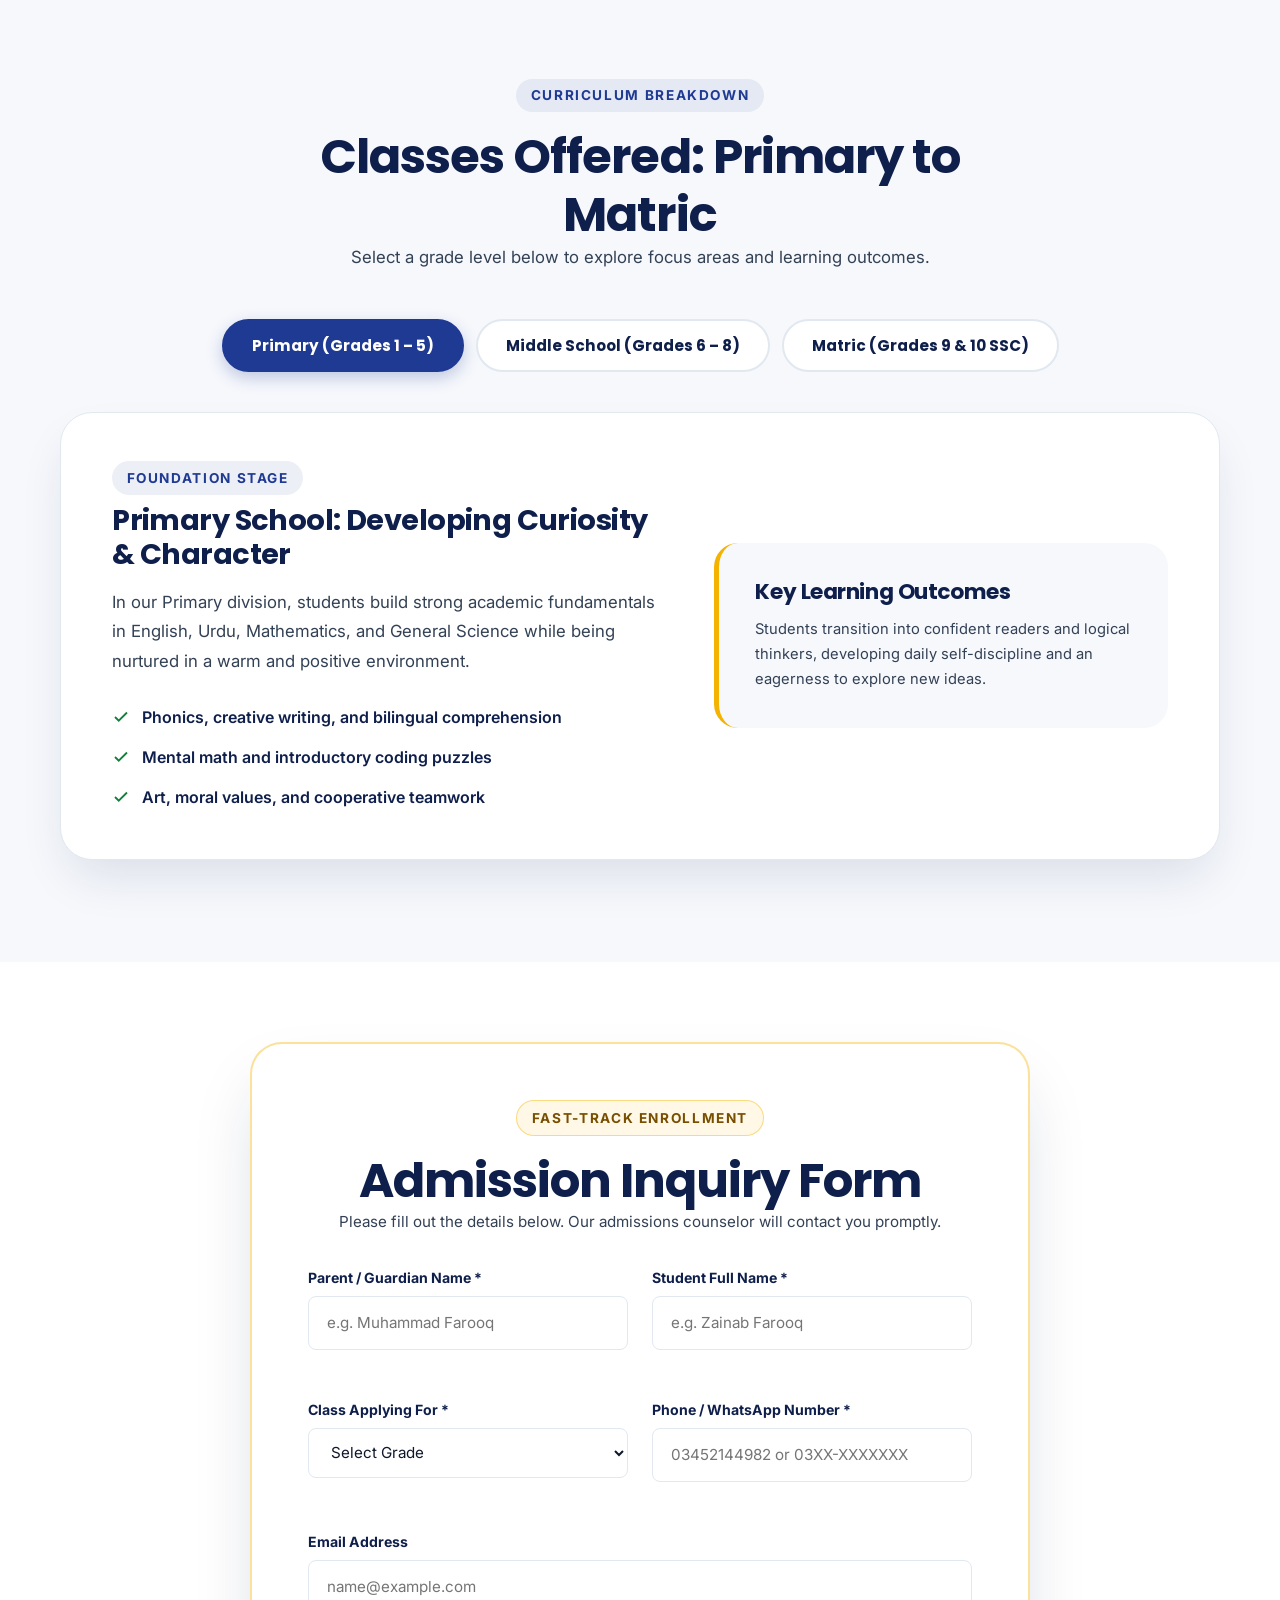
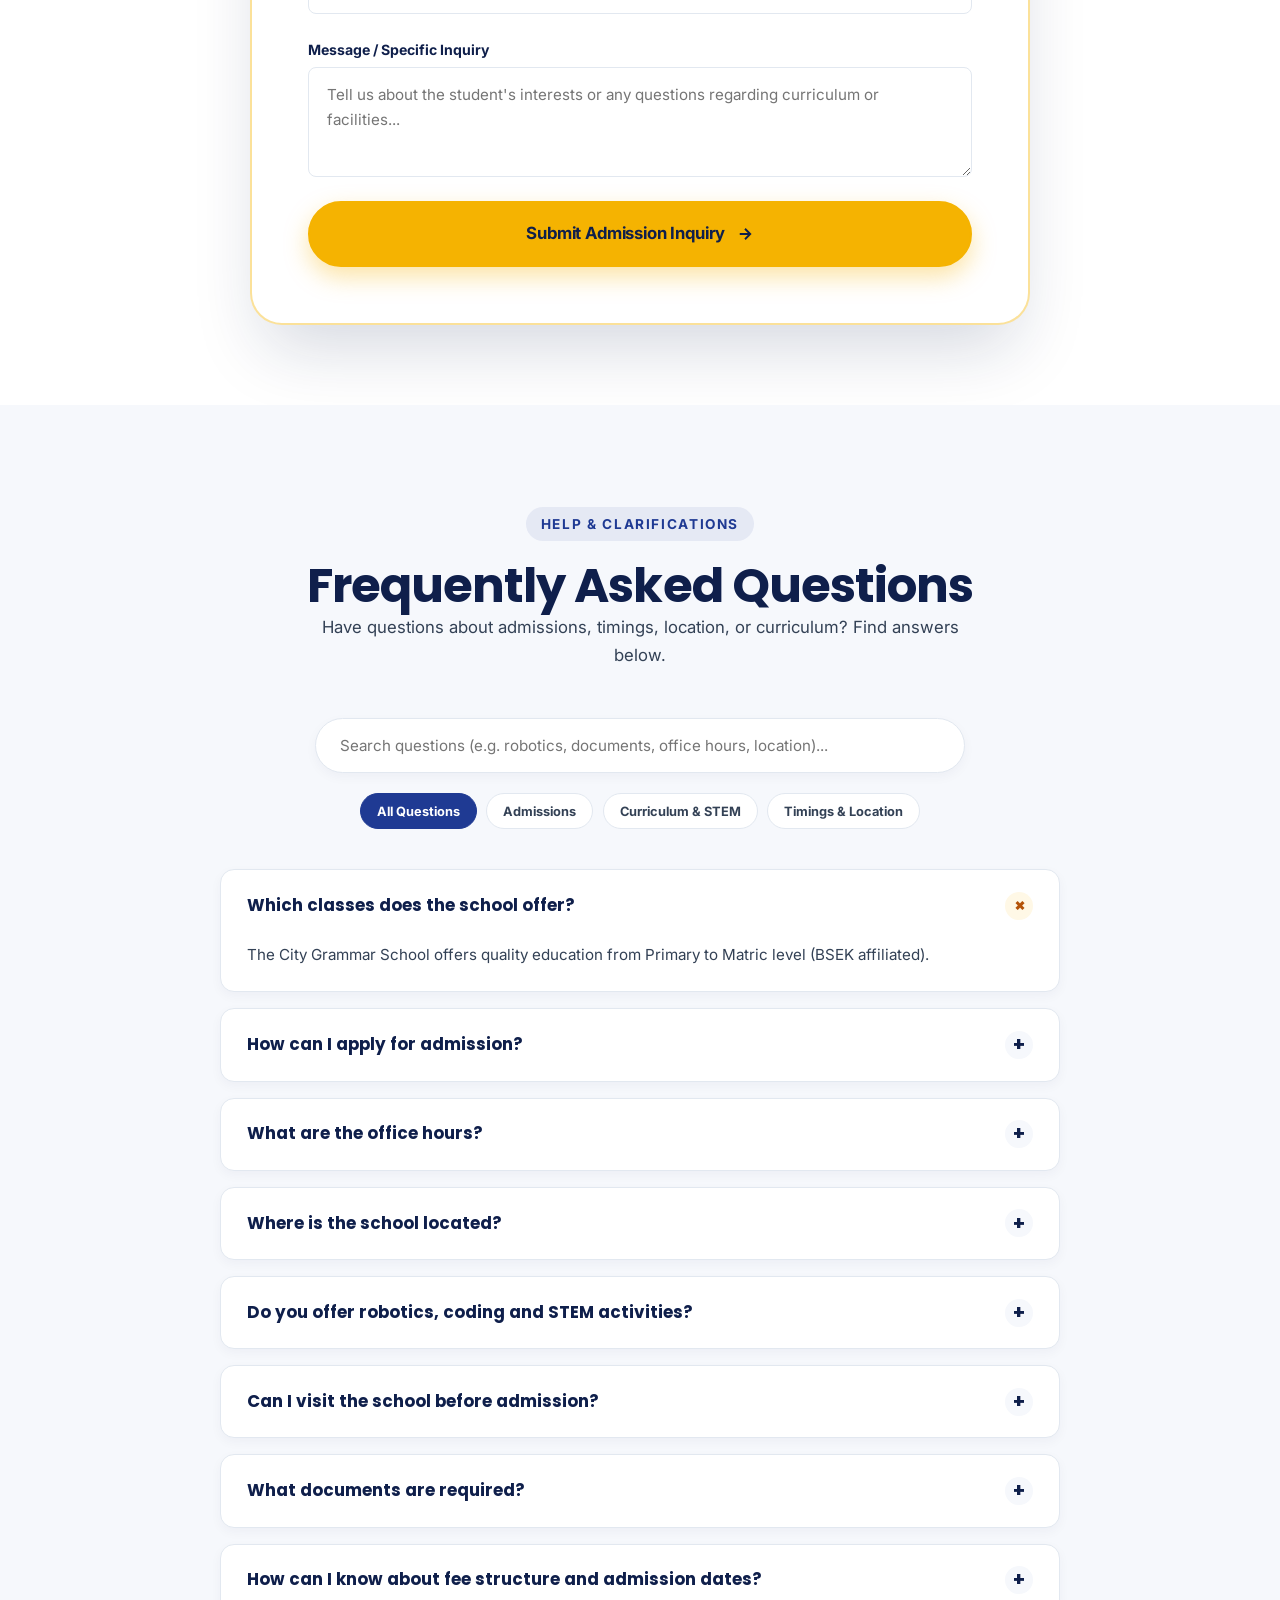
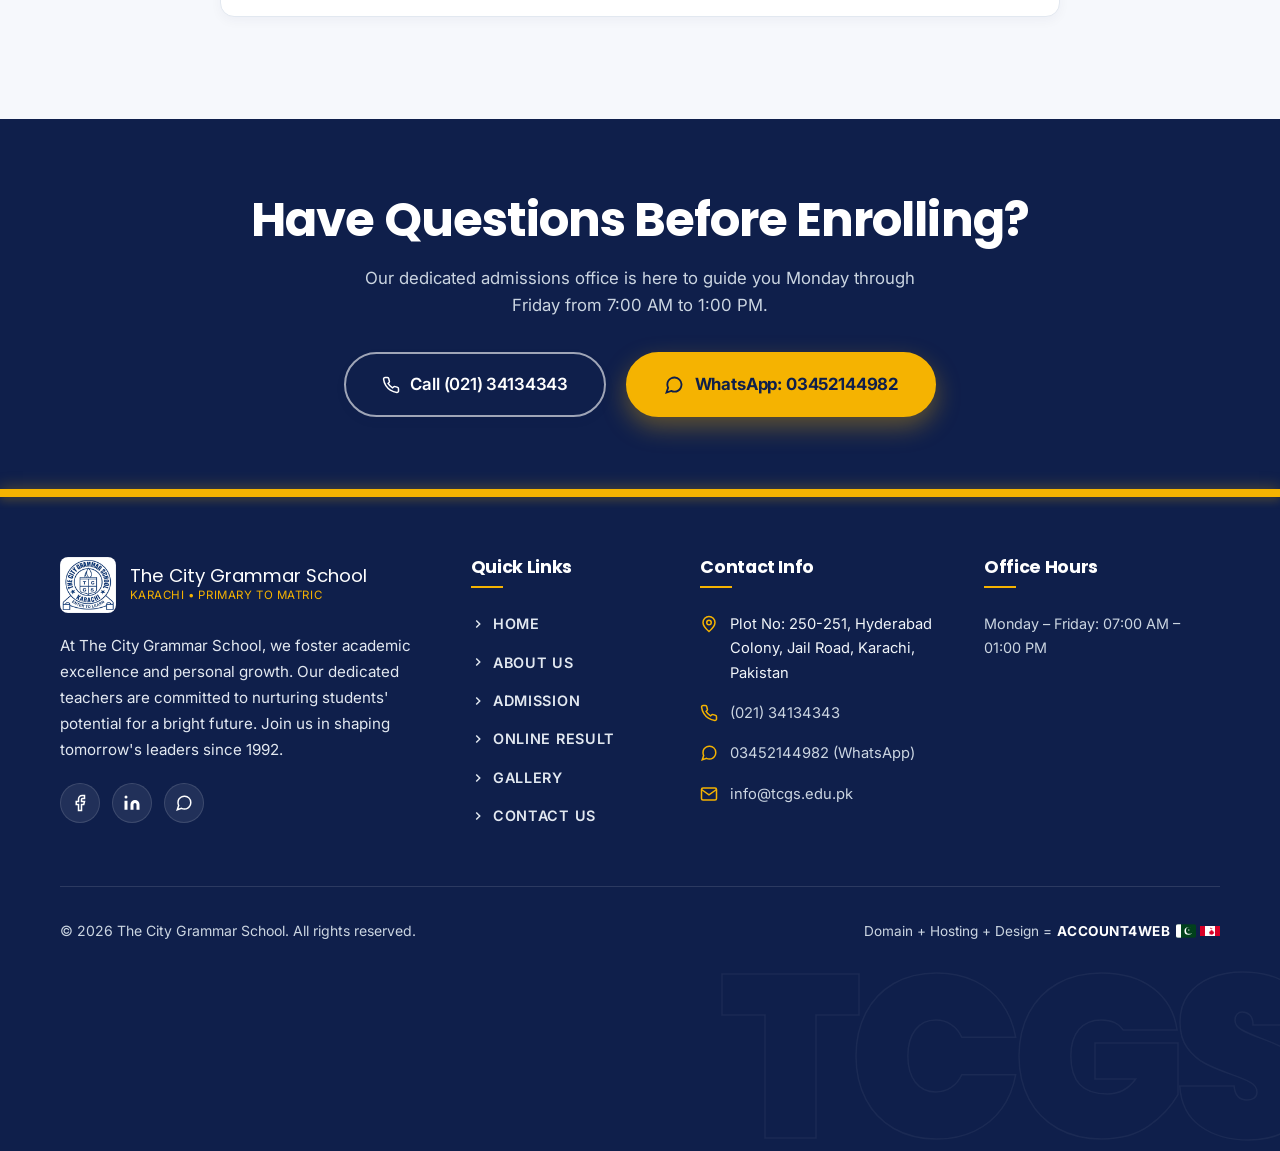
<file: admission.html>
<!DOCTYPE html>
<html lang="en" dir="ltr">
<head>
  <meta charset="UTF-8">
  <meta name="viewport" content="width=device-width, initial-scale=1.0">
  <title>Admission | The City Grammar School Karachi</title>
  <meta name="description" content="Apply for admission at The City Grammar School (TCGS) Karachi from Primary to Matric. Explore our 4-step admission process, interactive document checklist, online inquiry form, and comprehensive FAQs.">
  <meta name="keywords" content="Admission The City Grammar School, TCGS admissions Karachi, school admission Jail Road, primary admission matric admission Karachi">
  
  <meta property="og:title" content="Admission Open | The City Grammar School Karachi">
  <meta property="og:description" content="Begin your child's journey. Admissions open from Primary to Matric at TCGS Karachi.">
  <meta property="og:image" content="assets/images/hero_student.jpg">

  <!-- Stylesheets -->
  <!-- Favicon -->
  <link rel="icon" type="image/png" href="Favicon.png">

  <!-- Preconnect & Asynchronous Google Fonts -->
  <link rel="preconnect" href="https://fonts.googleapis.com">
  <link rel="preconnect" href="https://fonts.gstatic.com" crossorigin>
  <link rel="preload" as="style" href="https://fonts.googleapis.com/css2?family=Inter:wght@400;500;600;700&family=Poppins:wght@600;700;800&display=swap">
  <link rel="stylesheet" href="https://fonts.googleapis.com/css2?family=Inter:wght@400;500;600;700&family=Poppins:wght@600;700;800&display=swap" media="print" onload="this.media='all'">
  <noscript>
    <link rel="stylesheet" href="https://fonts.googleapis.com/css2?family=Inter:wght@400;500;600;700&family=Poppins:wght@600;700;800&display=swap">
  </noscript>

  <!-- Core Stylesheets -->
  <link rel="stylesheet" href="css/main.css?v=3.1">
  <link rel="stylesheet" href="css/admission.css?v=3.1">
</head>
<body>

  <!-- SVG Transparency Filters (Converts black background in FINAL LOGO.png to pure transparent) -->
  <svg width="0" height="0" style="position: absolute; width: 0; height: 0; overflow: hidden; pointer-events: none;" aria-hidden="true">
    <defs>
      <filter id="tcgs-logo-filter" color-interpolation-filters="sRGB">
        <feColorMatrix type="matrix" values="
          1   0   0   0 0
          0   1   0   0 0
          0   0   1   0 0
          1.2 1.2 1.2 0 -0.10
        "/>
      </filter>
      <filter id="tcgs-logo-filter-gold" color-interpolation-filters="sRGB">
        <feColorMatrix type="matrix" values="
          0 0 0 0 0.96
          0 0 0 0 0.70
          0 0 0 0 0.00
          2.5 2.5 2.5 0 -0.25
        "/>
      </filter>
    </defs>
  </svg>

  <!-- ==========================================
       TOP UTILITY BAR & HEADER
       ========================================== -->
  <header class="site-header" id="siteHeader">
    <div class="slim-top-bar" id="slimTopBar">
      <div class="container slim-top-container">
        <div class="slim-top-left">
          <a href="tel:+922134134343" class="slim-top-link" aria-label="Call school office">
            <svg width="14" height="14" viewBox="0 0 24 24" fill="none" stroke="currentColor" stroke-width="2.5" stroke-linecap="round" stroke-linejoin="round" aria-hidden="true"><path d="M22 16.92v3a2 2 0 0 1-2.18 2 19.79 19.79 0 0 1-8.63-3.07 19.5 19.5 0 0 1-6-6 19.79 19.79 0 0 1-3.07-8.67A2 2 0 0 1 4.11 2h3a2 2 0 0 1 2 1.72 12.84 12.84 0 0 0 .7 2.81 2 2 0 0 1-.45 2.11L8.09 9.91a16 16 0 0 0 6 6l1.27-1.27a2 2 0 0 1 2.11-.45 12.84 12.84 0 0 0 2.81.7A2 2 0 0 1 22 16.92z"></path></svg>
            <span>(021) 34134343</span>
          </a>
          <span class="slim-top-divider top-bar-email">|</span>
          <a href="mailto:info@tcgs.edu.pk" class="slim-top-link top-bar-email" aria-label="Email school office">
            <svg width="14" height="14" viewBox="0 0 24 24" fill="none" stroke="currentColor" stroke-width="2.5" stroke-linecap="round" stroke-linejoin="round" aria-hidden="true"><path d="M4 4h16c1.1 0 2 .9 2 2v12c0 1.1-.9 2-2 2H4c-1.1 0-2-.9-2-2V6c0-1.1.9-2 2-2z"></path><polyline points="22,6 12,13 2,6"></polyline></svg>
            <span>info@tcgs.edu.pk</span>
          </a>
        </div>
        <div class="slim-top-right">
          <a href="https://www.facebook.com/thecitygrammarschool/" target="_blank" rel="noopener noreferrer" class="slim-top-social" aria-label="Facebook">
            <svg width="14" height="14" viewBox="0 0 24 24" fill="currentColor" aria-hidden="true"><path d="M18 2h-3a5 5 0 0 0-5 5v3H7v4h3v8h4v-8h3l1-4h-4V7a1 1 0 0 1 1-1h3z"/></svg>
          </a>
          <a href="" target="_blank" rel="noopener noreferrer" class="slim-top-social social-icon-instagram" aria-label="Instagram">
            <svg width="14" height="14" viewBox="0 0 24 24" fill="none" stroke="currentColor" stroke-width="2" stroke-linecap="round" stroke-linejoin="round" aria-hidden="true"><rect x="2" y="2" width="20" height="20" rx="5" ry="5"></rect><path d="M16 11.37A4 4 0 1 1 12.63 8 4 4 0 0 1 16 11.37z"></path><line x1="17.5" y1="6.5" x2="17.51" y2="6.5"></line></svg>
          </a>
          <a href="https://www.linkedin.com/company/the-city-grammer-school/" target="_blank" rel="noopener noreferrer" class="slim-top-social" aria-label="LinkedIn">
            <svg width="14" height="14" viewBox="0 0 24 24" fill="currentColor" aria-hidden="true"><path d="M16 8a6 6 0 0 1 6 6v7h-4v-7a2 2 0 0 0-2-2 2 2 0 0 0-2 2v7h-4v-7a6 6 0 0 1 6-6zM2 9h4v12H2z"/><circle cx="4" cy="4" r="2"/></svg>
          </a>
        </div>
      </div>
    </div>

    <!-- Main Navigation Bar -->
    <div class="container header-main">
      <a href="index.html" class="brand-logo" aria-label="The City Grammar School Homepage">
        <img src="logo-transparent.png" alt="The City Grammar School Logo" class="brand-logo-img" width="56" height="56">
        <div class="logo-text-group">
          <span class="logo-title" style="font-weight: 400;" data-i18n="brand_name">The City Grammar School</span>
          <span class="logo-subtitle" style="font-weight: 400;" data-i18n="brand_tagline">Karachi • Primary to Matric</span>
        </div>
      </a>

      <nav class="nav-menu" id="primaryNav" aria-label="Main Navigation">
        <a href="index.html" class="nav-link" data-i18n="nav_home">Home</a>
        <a href="about.html" class="nav-link" data-i18n="nav_about">About Us</a>
        <a href="admission.html" class="nav-link active" data-i18n="nav_admission">Admission</a>
        <a href="online-result.html" class="nav-link">Online Result</a>
        <a href="gallery.html" class="nav-link" data-i18n="nav_gallery">Gallery</a>
        <a href="contact.html" class="nav-link" data-i18n="nav_contact">Contact Us</a>
      </nav>

      <div class="header-actions">
        <a href="#inquiryFormAnchor" class="btn btn-accent btn-sm" data-i18n="btn_apply_now">
          Apply Now
          <svg width="16" height="16" viewBox="0 0 24 24" fill="none" stroke="currentColor" stroke-width="2.5"><path d="M5 12h14M12 5l7 7-7 7"/></svg>
        </a>
        <button class="mobile-nav-toggle" aria-expanded="false" aria-controls="primaryNav" aria-label="Toggle Navigation Menu">
          <svg width="24" height="24" viewBox="0 0 24 24" fill="none" stroke="currentColor" stroke-width="2"><line x1="3" y1="12" x2="21" y2="12"/><line x1="3" y1="6" x2="21" y2="6"/><line x1="3" y1="18" x2="21" y2="18"/></svg>
        </button>
      </div>
    </div>
  </header>

  <main id="mainContent">
  <!-- ==========================================
       1. HERO - Bold "Admissions Open" Sticker & Anchor
       ========================================== -->
  <section class="admission-hero" aria-label="Admission Overview">
    <div class="container reveal-fade-up">
      <div class="admission-badge-sticker">
        <span>★</span>
        <span>Admissions Open • Primary to Matric</span>
      </div>
      <h1 data-i18n="adm_hero_title">Begin Your Child's Journey of <span class="stroke-highlight">Academic Distinction</span></h1>
      <p data-i18n="adm_hero_lead">
        Join a school community dedicated to excellence, innovation, and character from Primary to Matric on Jail Road, Karachi.
      </p>
      <div style="display: flex; justify-content: center; gap: 1.25rem; flex-wrap: wrap;">
        <a href="#inquiryFormAnchor" class="btn btn-accent btn-lg" data-i18n="btn_apply_now">
          Apply for Admission
          <svg width="18" height="18" viewBox="0 0 24 24" fill="none" stroke="currentColor" stroke-width="2.5"><path d="M5 12h14M12 5l7 7-7 7"/></svg>
        </a>
        <a href="https://wa.me/923452144982" target="_blank" rel="noopener noreferrer" class="btn btn-outline btn-lg" data-i18n="btn_chat_whatsapp">
          Chat on WhatsApp
        </a>
      </div>

      <div class="admission-hero-stats">
        <div class="hero-stat-pill">
          <svg width="20" height="20" viewBox="0 0 24 24" fill="none" stroke="currentColor" stroke-width="2.5"><polyline points="20 6 9 17 4 12"/></svg>
          <span>BSEK Karachi Affiliation</span>
        </div>
        <div class="hero-stat-pill">
          <svg width="20" height="20" viewBox="0 0 24 24" fill="none" stroke="currentColor" stroke-width="2.5"><polyline points="20 6 9 17 4 12"/></svg>
          <span>STEM & Robotics Integrated</span>
        </div>
        <div class="hero-stat-pill">
          <svg width="20" height="20" viewBox="0 0 24 24" fill="none" stroke="currentColor" stroke-width="2.5"><polyline points="20 6 9 17 4 12"/></svg>
          <span>Personalized Teacher Attention</span>
        </div>
      </div>
    </div>
  </section>

  <!-- ==========================================
       2. HOW TO APPLY - Horizontal 4-Step Stepper with Animated Progress Line
       ========================================== -->
  <section class="section stepper-section" aria-label="Admission Steps">
    <div class="container">
      <div class="stepper-header reveal-fade-up">
        <div class="section-kicker">Simple Enrollment Process</div>
        <h2 data-i18n="adm_stepper_title">Simple 4-Step Admission Process</h2>
      </div>

      <div class="stepper-bar-container">
        <div class="stepper-line-bg" aria-hidden="true"></div>
        <div class="stepper-line-fill" aria-hidden="true"></div>

        <div class="stepper-steps-grid">
          <!-- Step 1 -->
          <div class="step-card active reveal-fade-up">
            <div class="step-number-node">01</div>
            <h3 data-i18n="adm_step_1">Inquiry</h3>
            <p data-i18n="adm_step_1_desc">Submit your inquiry online, message us on WhatsApp (03452144982), call (021) 34134343, or visit the school during office hours.</p>
          </div>

          <!-- Step 2 -->
          <div class="step-card active reveal-fade-up">
            <div class="step-number-node">02</div>
            <h3 data-i18n="adm_step_2">Visit / Meet School</h3>
            <p data-i18n="adm_step_2_desc">Parents and students are welcome during office hours (Mon–Fri, 07am–01pm) to tour labs, classrooms, and meet faculty.</p>
          </div>

          <!-- Step 3 -->
          <div class="step-card reveal-fade-up">
            <div class="step-number-node">03</div>
            <h3 data-i18n="adm_step_3">Submit Documents</h3>
            <p data-i18n="adm_step_3_desc">Provide child's B-Form, past school records/leaving certificate, photographs, and parent CNIC copies to the office.</p>
          </div>

          <!-- Step 4 -->
          <div class="step-card reveal-fade-up">
            <div class="step-number-node">04</div>
            <h3 data-i18n="adm_step_4">Confirmation</h3>
            <p data-i18n="adm_step_4_desc">Receive official enrollment verification, orientation schedule, and welcome pack for the upcoming academic session.</p>
          </div>
        </div>
      </div>
    </div>
  </section>

  <!-- ==========================================
       3. CLASSES OFFERED - Interactive Tabs / Pills
       ========================================== -->
  <section class="section classes-section" aria-label="Classes Offered">
    <div class="container">
      <div class="classes-header reveal-fade-up">
        <div class="section-kicker">Curriculum Breakdown</div>
        <h2>Classes Offered: Primary to Matric</h2>
        <p style="color: var(--color-text-muted);">Select a grade level below to explore focus areas and learning outcomes.</p>
      </div>

      <!-- Navigation Tabs -->
      <div class="classes-tabs-nav reveal-fade-up">
        <button class="class-tab-btn active" data-tab="tabPrimary">Primary (Grades 1 – 5)</button>
        <button class="class-tab-btn" data-tab="tabMiddle">Middle School (Grades 6 – 8)</button>
        <button class="class-tab-btn" data-tab="tabMatric">Matric (Grades 9 & 10 SSC)</button>
      </div>

      <!-- Tab Pane 1: Primary -->
      <div class="class-tab-pane active" id="tabPrimary">
        <div class="tab-content-left">
          <div class="section-kicker" style="margin-bottom: 0.5rem;">Foundation Stage</div>
          <h3>Primary School: Developing Curiosity & Character</h3>
          <p>
            In our Primary division, students build strong academic fundamentals in English, Urdu, Mathematics, and General Science while being nurtured in a warm and positive environment.
          </p>
          <ul class="tab-features-list">
            <li>
              <svg width="18" height="18" viewBox="0 0 24 24" fill="none" stroke="currentColor" stroke-width="2.5"><polyline points="20 6 9 17 4 12"/></svg>
              <span>Phonics, creative writing, and bilingual comprehension</span>
            </li>
            <li>
              <svg width="18" height="18" viewBox="0 0 24 24" fill="none" stroke="currentColor" stroke-width="2.5"><polyline points="20 6 9 17 4 12"/></svg>
              <span>Mental math and introductory coding puzzles</span>
            </li>
            <li>
              <svg width="18" height="18" viewBox="0 0 24 24" fill="none" stroke="currentColor" stroke-width="2.5"><polyline points="20 6 9 17 4 12"/></svg>
              <span>Art, moral values, and cooperative teamwork</span>
            </li>
          </ul>
        </div>
        <div class="tab-content-right-box">
          <h4>Key Learning Outcomes</h4>
          <p style="font-size: 0.92rem; color: var(--color-text-muted); line-height: 1.7;">
            Students transition into confident readers and logical thinkers, developing daily self-discipline and an eagerness to explore new ideas.
          </p>
        </div>
      </div>

      <!-- Tab Pane 2: Middle -->
      <div class="class-tab-pane" id="tabMiddle">
        <div class="tab-content-left">
          <div class="section-kicker" style="margin-bottom: 0.5rem;">Exploration Stage</div>
          <h3>Middle School: Analytical Thinking & Hands-on STEM</h3>
          <p>
            Middle schoolers transition into deeper subject specialization. Science experiments in physical laboratories and robotics workshops become part of their weekly routine.
          </p>
          <ul class="tab-features-list">
            <li>
              <svg width="18" height="18" viewBox="0 0 24 24" fill="none" stroke="currentColor" stroke-width="2.5"><polyline points="20 6 9 17 4 12"/></svg>
              <span>Hands-on STEM practical experiments in laboratory settings</span>
            </li>
            <li>
              <svg width="18" height="18" viewBox="0 0 24 24" fill="none" stroke="currentColor" stroke-width="2.5"><polyline points="20 6 9 17 4 12"/></svg>
              <span>Robotics & AI fundamentals and app logic development</span>
            </li>
            <li>
              <svg width="18" height="18" viewBox="0 0 24 24" fill="none" stroke="currentColor" stroke-width="2.5"><polyline points="20 6 9 17 4 12"/></svg>
              <span>Public speaking presentations, declamation, and debates</span>
            </li>
          </ul>
        </div>
        <div class="tab-content-right-box">
          <h4>Key Learning Outcomes</h4>
          <p style="font-size: 0.92rem; color: var(--color-text-muted); line-height: 1.7;">
            Mastery of analytical problem solving and scientific reasoning, preparing every student thoroughly for secondary board examinations.
          </p>
        </div>
      </div>

      <!-- Tab Pane 3: Matric -->
      <div class="class-tab-pane" id="tabMatric">
        <div class="tab-content-left">
          <div class="section-kicker" style="margin-bottom: 0.5rem;">Board Specialization</div>
          <h3>Matric (SSC): Board Excellence & Practical Mastery</h3>
          <p>
            Affiliated with the Board of Secondary Education Karachi (BSEK), our 9th and 10th grade programs combine thorough syllabus mastery with rigorous practical examinations.
          </p>
          <ul class="tab-features-list">
            <li>
              <svg width="18" height="18" viewBox="0 0 24 24" fill="none" stroke="currentColor" stroke-width="2.5"><polyline points="20 6 9 17 4 12"/></svg>
              <span>Science (Biology / Computer Science) & General Faculty</span>
            </li>
            <li>
              <svg width="18" height="18" viewBox="0 0 24 24" fill="none" stroke="currentColor" stroke-width="2.5"><polyline points="20 6 9 17 4 12"/></svg>
              <span>Frequent mock board exams and personalized conceptual clinics</span>
            </li>
            <li>
              <svg width="18" height="18" viewBox="0 0 24 24" fill="none" stroke="currentColor" stroke-width="2.5"><polyline points="20 6 9 17 4 12"/></svg>
              <span>Complete laboratory practical journals and viva voce training</span>
            </li>
          </ul>
        </div>
        <div class="tab-content-right-box">
          <h4>Key Learning Outcomes</h4>
          <p style="font-size: 0.92rem; color: var(--color-text-muted); line-height: 1.7;">
            High-percentile BSEK Matric board grades preparing students for a confident next step after Matric, coupled with enduring ethical values.
          </p>
        </div>
      </div>
    </div>
  </section>


  <!-- ==========================================
       5. ADMISSION INQUIRY FORM - Floating Card on Gold-Dotted Canvas
       ========================================== -->
  <section class="inquiry-form-section pattern-dots-gold" id="inquiryFormAnchor" aria-label="Admission Inquiry Form">
    <div class="container">
      <div class="inquiry-form-card reveal-fade-up">
        <div style="text-align: center; margin-bottom: 2rem;">
          <div class="section-kicker section-kicker-gold">Fast-Track Enrollment</div>
          <h2 data-i18n="inquiry_form_title">Admission Inquiry Form</h2>
          <p style="color: var(--color-text-muted); font-size: 0.95rem;">Please fill out the details below. Our admissions counselor will contact you promptly.</p>
        </div>

        <!-- Green Success Banner (revealed on submit) -->
        <div class="form-success-banner" id="admissionSuccessBanner" role="alert">
          <svg width="24" height="24" viewBox="0 0 24 24" fill="none" stroke="currentColor" stroke-width="2.5"><polyline points="20 6 9 17 4 12"/></svg>
          <div>
            <div style="font-weight: 800;" data-i18n="form_success_msg">Thank you! Your inquiry has been received. Our admissions team will contact you shortly.</div>
            <div style="font-size: 0.85rem; margin-top: 0.25rem;">Want a faster response? <a id="formWhatsAppQuickBtn" href="https://wa.me/923452144982" target="_blank" rel="noopener noreferrer" style="text-decoration: underline; font-weight: 700;">Click here to connect immediately on WhatsApp</a>.</div>
          </div>
        </div>

        <form id="admissionInquiryForm">
          <div class="form-grid-2col">
            <div class="form-group">
              <label for="parentName" class="form-label" data-i18n="lbl_parent_name">Parent / Guardian Name *</label>
              <input type="text" id="parentName" class="form-input" required placeholder="e.g. Muhammad Farooq">
            </div>
            <div class="form-group">
              <label for="studentName" class="form-label" data-i18n="lbl_student_name">Student Full Name *</label>
              <input type="text" id="studentName" class="form-input" required placeholder="e.g. Zainab Farooq">
            </div>
          </div>

          <div class="form-grid-2col">
            <div class="form-group">
              <label for="classApplying" class="form-label" data-i18n="lbl_class_applying">Class Applying For *</label>
              <select id="classApplying" class="form-select" required>
                <option value="" disabled selected>Select Grade</option>
                <option value="Primary (Grades 1-5)">Primary (Grades 1 to 5)</option>
                <option value="Middle (Grades 6-8)">Middle School (Grades 6 to 8)</option>
                <option value="Matric (Class 9 - SSC I)">Matric Class 9 (SSC I)</option>
                <option value="Matric (Class 10 - SSC II)">Matric Class 10 (SSC II)</option>
              </select>
            </div>
            <div class="form-group">
              <label for="phone" class="form-label" data-i18n="lbl_phone">Phone / WhatsApp Number *</label>
              <input type="tel" id="phone" class="form-input" required placeholder="03452144982 or 03XX-XXXXXXX">
            </div>
          </div>

          <div class="form-group">
            <label for="email" class="form-label" data-i18n="lbl_email">Email Address</label>
            <input type="email" id="email" class="form-input" placeholder="name@example.com">
          </div>

          <div class="form-group">
            <label for="message" class="form-label" data-i18n="lbl_message">Message / Specific Inquiry</label>
            <textarea id="message" class="form-textarea" placeholder="Tell us about the student's interests or any questions regarding curriculum or facilities..."></textarea>
          </div>

          <div class="form-actions-row">
            <button type="submit" class="btn btn-accent btn-lg" style="width: 100%;" data-i18n="btn_submit_inquiry">
              Submit Admission Inquiry
              <svg width="18" height="18" viewBox="0 0 24 24" fill="none" stroke="currentColor" stroke-width="2.5"><path d="M5 12h14M12 5l7 7-7 7"/></svg>
            </button>
          </div>
        </form>
      </div>
    </div>
  </section>

  <!-- ==========================================
       6. FAQS - Accordion with Live Search & Filter Chips
       ========================================== -->
  <section class="section faq-section" aria-label="Frequently Asked Questions">
    <div class="container">
      <div class="faq-header reveal-fade-up">
        <div class="section-kicker">Help & Clarifications</div>
        <h2>Frequently Asked Questions</h2>
        <p style="color: var(--color-text-muted);">Have questions about admissions, timings, location, or curriculum? Find answers below.</p>
      </div>

      <div class="faq-controls-wrap reveal-fade-up">
        <!-- Live Search Input -->
        <input type="text" class="faq-search-box" placeholder="Search questions (e.g. robotics, documents, office hours, location)..." aria-label="Search FAQs">

        <!-- Category Filter Chips -->
        <div class="faq-filter-chips">
          <button class="faq-chip active" data-category="all">All Questions</button>
          <button class="faq-chip" data-category="admission">Admissions</button>
          <button class="faq-chip" data-category="academics">Curriculum & STEM</button>
          <button class="faq-chip" data-category="timings">Timings & Location</button>
        </div>
      </div>

      <div class="faq-accordion-list">
        <!-- FAQ 1 -->
        <div class="faq-item is-open" data-category="academics">
          <button class="faq-question-btn" aria-expanded="true">
            <span>Which classes does the school offer?</span>
            <span class="faq-icon-toggle">+</span>
          </button>
          <div class="faq-answer-pane">
            The City Grammar School offers quality education from Primary to Matric level (BSEK affiliated).
          </div>
        </div>

        <!-- FAQ 2 -->
        <div class="faq-item" data-category="admission">
          <button class="faq-question-btn" aria-expanded="false">
            <span>How can I apply for admission?</span>
            <span class="faq-icon-toggle">+</span>
          </button>
          <div class="faq-answer-pane">
            Fill the inquiry form on the Admission page, message us on WhatsApp (03452144982), call (021) 34134343, or visit the school during office hours.
          </div>
        </div>

        <!-- FAQ 3 -->
        <div class="faq-item" data-category="timings">
          <button class="faq-question-btn" aria-expanded="false">
            <span>What are the office hours?</span>
            <span class="faq-icon-toggle">+</span>
          </button>
          <div class="faq-answer-pane">
            Monday to Friday, 07:00 AM to 01:00 PM.
          </div>
        </div>

        <!-- FAQ 4 -->
        <div class="faq-item" data-category="timings">
          <button class="faq-question-btn" aria-expanded="false">
            <span>Where is the school located?</span>
            <span class="faq-icon-toggle">+</span>
          </button>
          <div class="faq-answer-pane">
            Plot No: 250-251, Hyderabad Colony, Jail Road, Karachi, Pakistan.
          </div>
        </div>

        <!-- FAQ 5 -->
        <div class="faq-item" data-category="academics">
          <button class="faq-question-btn" aria-expanded="false">
            <span>Do you offer robotics, coding and STEM activities?</span>
            <span class="faq-icon-toggle">+</span>
          </button>
          <div class="faq-answer-pane">
            Yes, robotics & AI, coding & app development, STEM practical learning, advanced mathematics, public speaking, and creative & innovation labs.
          </div>
        </div>

        <!-- FAQ 6 -->
        <div class="faq-item" data-category="admission">
          <button class="faq-question-btn" aria-expanded="false">
            <span>Can I visit the school before admission?</span>
            <span class="faq-icon-toggle">+</span>
          </button>
          <div class="faq-answer-pane">
            Yes, parents are welcome during office hours; please call or WhatsApp us first.
          </div>
        </div>

        <!-- FAQ 7 -->
        <div class="faq-item" data-category="admission">
          <button class="faq-question-btn" aria-expanded="false">
            <span>What documents are required?</span>
            <span class="faq-icon-toggle">+</span>
          </button>
          <div class="faq-answer-pane">
            Typically the child's B-Form/birth certificate, previous result card or leaving certificate, photographs and parents' CNIC copies; confirm with the office.
          </div>
        </div>

        <!-- FAQ 8 -->
        <div class="faq-item" data-category="admission">
          <button class="faq-question-btn" aria-expanded="false">
            <span>How can I know about fee structure and admission dates?</span>
            <span class="faq-icon-toggle">+</span>
          </button>
          <div class="faq-answer-pane">
            Please contact the school office via phone (021) 34134343, WhatsApp (03452144982), or email (info@tcgs.edu.pk) for the latest details.
          </div>
        </div>
      </div>
    </div>
  </section>

  <!-- ==========================================
       7. FINAL CTA - Direct Phone & WhatsApp Focus
       ========================================== -->
  <section class="admission-final-cta" aria-label="Direct Assistance">
    <div class="container reveal-fade-up">
      <h2>Have Questions Before Enrolling?</h2>
      <p>Our dedicated admissions office is here to guide you Monday through Friday from 7:00 AM to 1:00 PM.</p>
      <div class="admission-cta-row">
        <a href="tel:02134134343" class="btn btn-outline-white btn-lg">
          <svg width="18" height="18" viewBox="0 0 24 24" fill="none" stroke="currentColor" stroke-width="2"><path d="M22 16.92v3a2 2 0 0 1-2.18 2 19.79 19.79 0 0 1-8.63-3.07 19.5 19.5 0 0 1-6-6 19.79 19.79 0 0 1-3.07-8.67A2 2 0 0 1 4.11 2h3a2 2 0 0 1 2 1.72 12.84 12.84 0 0 0 .7 2.81 2 2 0 0 1-.45 2.11L8.09 9.91a16 16 0 0 0 6 6l1.27-1.27a2 2 0 0 1 2.11-.45 12.84 12.84 0 0 0 2.81.7A2 2 0 0 1 22 16.92z"/></svg>
          Call (021) 34134343
        </a>
        <a href="https://wa.me/923452144982" target="_blank" rel="noopener noreferrer" class="btn btn-accent btn-lg" data-i18n="btn_chat_whatsapp">
          <svg width="20" height="20" viewBox="0 0 24 24" fill="none" stroke="currentColor" stroke-width="2.2"><path d="M21 11.5a8.38 8.38 0 0 1-.9 3.8 8.5 8.5 0 0 1-7.6 4.7 8.38 8.38 0 0 1-3.8-.9L3 21l1.9-5.7a8.38 8.38 0 0 1-.9-3.8 8.5 8.5 0 0 1 4.7-7.6 8.38 8.38 0 0 1 3.8-.9h.5a8.48 8.48 0 0 1 8 8v.5z"/></svg>
          WhatsApp: 03452144982
        </a>
      </div>
    </div>
  </section>
  </main>

  <!-- ==========================================
       FOOTER (Shared Navy #0F1F4B, Oversized TCGS Watermark, Gold Wave)
       ========================================== -->
  <footer class="site-footer" aria-label="Site Footer">
    <!-- Clean Flat Top Accent Divider -->
    <div class="footer-top-divider" aria-hidden="true"></div>

    <div class="footer-watermark" aria-hidden="true">TCGS</div>

    <div class="container footer-content">
      <div class="footer-grid">
        <div class="footer-brand">
          <a href="index.html" class="brand-logo" style="margin-bottom: 0.5rem;" aria-label="The City Grammar School Homepage">
            <img src="Favicon.png" alt="The City Grammar School Logo" class="brand-logo-img footer-logo-img" width="56" height="56" loading="lazy" decoding="async">
            <div class="logo-text-group">
              <span class="logo-title" style="color: #FFFFFF;" data-i18n="brand_name">The City Grammar School</span>
              <span class="logo-subtitle" style="color: var(--color-accent);" data-i18n="brand_tagline">Karachi • Primary to Matric</span>
            </div>
          </a>
          <p data-i18n="footer_para">
            At The City Grammar School, we foster academic excellence and personal growth. Our dedicated teachers are committed to nurturing students' potential for a bright future. Join us in shaping tomorrow's leaders since 1992.
          </p>
          <div class="footer-social-group">
            <a href="https://www.facebook.com/thecitygrammarschool/" target="_blank" rel="noopener noreferrer" class="social-btn" aria-label="TCGS on Facebook">
              <svg width="18" height="18" viewBox="0 0 24 24" fill="none" stroke="currentColor" stroke-width="2" aria-hidden="true"><path d="M18 2h-3a5 5 0 0 0-5 5v3H7v4h3v8h4v-8h3l1-4h-4V7a1 1 0 0 1 1-1h3z"/></svg>
            </a>
            <a href="" target="_blank" rel="noopener noreferrer" class="social-btn social-icon-instagram" aria-label="Instagram">
              <svg width="18" height="18" viewBox="0 0 24 24" fill="none" stroke="currentColor" stroke-width="2" stroke-linecap="round" stroke-linejoin="round"><rect x="2" y="2" width="20" height="20" rx="5" ry="5"></rect><path d="M16 11.37A4 4 0 1 1 12.63 8 4 4 0 0 1 16 11.37z"></path><line x1="17.5" y1="6.5" x2="17.51" y2="6.5"></line></svg>
            </a>
            <a href="https://www.linkedin.com/company/the-city-grammer-school/" target="_blank" rel="noopener noreferrer" class="social-btn" aria-label="TCGS on LinkedIn">
              <svg width="18" height="18" viewBox="0 0 24 24" fill="currentColor"><path d="M16 8a6 6 0 0 1 6 6v7h-4v-7a2 2 0 0 0-2-2 2 2 0 0 0-2 2v7h-4v-7a6 6 0 0 1 6-6zM2 9h4v12H2z"/><circle cx="4" cy="4" r="2"/></svg>
            </a>
            <a href="https://wa.me/923452144982" target="_blank" rel="noopener noreferrer" class="social-btn" aria-label="TCGS on WhatsApp">
              <svg width="18" height="18" viewBox="0 0 24 24" fill="none" stroke="currentColor" stroke-width="2" aria-hidden="true"><path d="M21 11.5a8.38 8.38 0 0 1-.9 3.8 8.5 8.5 0 0 1-7.6 4.7 8.38 8.38 0 0 1-3.8-.9L3 21l1.9-5.7a8.38 8.38 0 0 1-.9-3.8 8.5 8.5 0 0 1 4.7-7.6 8.38 8.38 0 0 1 3.8-.9h.5a8.48 8.48 0 0 1 8 8v.5z"/></svg>
            </a>
          </div>
        </div>

        <div>
          <h3 class="footer-heading" data-i18n="footer_quick_links">Quick Links</h3>
          <ul class="footer-links">
            <li><a href="index.html" class="footer-link-btn" data-i18n="nav_home"><svg width="14" height="14" viewBox="0 0 24 24" fill="none" stroke="currentColor" stroke-width="2.5"><polyline points="9 18 15 12 9 6"/></svg> Home</a></li>
            <li><a href="about.html" class="footer-link-btn" data-i18n="nav_about"><svg width="14" height="14" viewBox="0 0 24 24" fill="none" stroke="currentColor" stroke-width="2.5"><polyline points="9 18 15 12 9 6"/></svg> About Us</a></li>
            <li><a href="admission.html" class="footer-link-btn" data-i18n="nav_admission"><svg width="14" height="14" viewBox="0 0 24 24" fill="none" stroke="currentColor" stroke-width="2.5"><polyline points="9 18 15 12 9 6"/></svg> Admission</a></li>
            <li><a href="online-result.html" class="footer-link-btn"><svg width="14" height="14" viewBox="0 0 24 24" fill="none" stroke="currentColor" stroke-width="2.5"><polyline points="9 18 15 12 9 6"/></svg> Online Result</a></li>
            <li><a href="gallery.html" class="footer-link-btn" data-i18n="nav_gallery"><svg width="14" height="14" viewBox="0 0 24 24" fill="none" stroke="currentColor" stroke-width="2.5"><polyline points="9 18 15 12 9 6"/></svg> Gallery</a></li>
            <li><a href="contact.html" class="footer-link-btn" data-i18n="nav_contact"><svg width="14" height="14" viewBox="0 0 24 24" fill="none" stroke="currentColor" stroke-width="2.5"><polyline points="9 18 15 12 9 6"/></svg> Contact Us</a></li>
          </ul>
        </div>

        <div>
          <h3 class="footer-heading" data-i18n="footer_contact_info">Contact Info</h3>
          <ul class="footer-contact-list">
            <li class="footer-contact-item">
              <svg width="18" height="18" viewBox="0 0 24 24" fill="none" stroke="currentColor" stroke-width="2" aria-hidden="true"><path d="M12 2a8 8 0 0 0-8 8c0 5.25 8 12 8 12s8-6.75 8-12a8 8 0 0 0-8-8z"/><circle cx="12" cy="10" r="3"/></svg>
              <span>Plot No: 250-251, Hyderabad Colony, Jail Road, Karachi, Pakistan</span>
            </li>
            <li class="footer-contact-item">
              <svg width="18" height="18" viewBox="0 0 24 24" fill="none" stroke="currentColor" stroke-width="2" aria-hidden="true"><path d="M22 16.92v3a2 2 0 0 1-2.18 2 19.79 19.79 0 0 1-8.63-3.07 19.5 19.5 0 0 1-6-6 19.79 19.79 0 0 1-3.07-8.67A2 2 0 0 1 4.11 2h3a2 2 0 0 1 2 1.72 12.84 12.84 0 0 0 .7 2.81 2 2 0 0 1-.45 2.11L8.09 9.91a16 16 0 0 0 6 6l1.27-1.27a2 2 0 0 1 2.11-.45 12.84 12.84 0 0 0 2.81.7A2 2 0 0 1 22 16.92z"/></svg>
              <a href="tel:02134134343" style="color: #CBD5E1;">(021) 34134343</a>
            </li>
            <li class="footer-contact-item">
              <svg width="18" height="18" viewBox="0 0 24 24" fill="none" stroke="currentColor" stroke-width="2" aria-hidden="true"><path d="M21 11.5a8.38 8.38 0 0 1-.9 3.8 8.5 8.5 0 0 1-7.6 4.7 8.38 8.38 0 0 1-3.8-.9L3 21l1.9-5.7a8.38 8.38 0 0 1-.9-3.8 8.5 8.5 0 0 1 4.7-7.6 8.38 8.38 0 0 1 3.8-.9h.5a8.48 8.48 0 0 1 8 8v.5z"/></svg>
              <a href="https://wa.me/923452144982" target="_blank" rel="noopener noreferrer" style="color: #CBD5E1;">03452144982 (WhatsApp)</a>
            </li>
            <li class="footer-contact-item">
              <svg width="18" height="18" viewBox="0 0 24 24" fill="none" stroke="currentColor" stroke-width="2" aria-hidden="true"><path d="M4 4h16c1.1 0 2 .9 2 2v12c0 1.1-.9 2-2 2H4c-1.1 0-2-.9-2-2V6c0-1.1.9-2 2-2z"/><polyline points="22,6 12,13 2,6"/></svg>
              <a href="mailto:info@tcgs.edu.pk" style="color: #CBD5E1;">info@tcgs.edu.pk</a>
            </li>
          </ul>
        </div>

        <div>
          <h3 class="footer-heading" data-i18n="live_badge_label">Office Hours</h3>
          <p style="font-size: 0.9rem; color: #CBD5E1; margin-bottom: 0;" data-i18n="timing_desc">
            Monday – Friday: 07:00 AM – 01:00 PM
          </p>
        </div>
      </div>

      <div class="footer-bottom">
        <div>&copy; <span id="currentYear"></span> The City Grammar School. All rights reserved.</div>
        <div class="footer-credits">
          <span>Domain + Hosting + Design =</span>
          <a href="https://account4web.ca" target="_blank" rel="noopener noreferrer" class="footer-credits-link" aria-label="ACCOUNT4WEB - Pakistan and Canada">
            <strong class="credits-brand">ACCOUNT4WEB</strong>
            <span class="credit-flags" aria-hidden="true">
              <svg width="20" height="14" viewBox="0 0 30 20" class="credit-flag" style="vertical-align: -2px; border-radius: 2px;">
                <rect width="30" height="20" fill="#01411C"/>
                <rect width="7.5" height="20" fill="#FFFFFF"/>
                <circle cx="18.5" cy="10" r="5.8" fill="#FFFFFF"/>
                <circle cx="20.2" cy="9.1" r="5.2" fill="#01411C"/>
                <polygon points="19.2,7 19.5,8.2 20.7,8.2 19.7,8.9 20.1,10.1 19.2,9.3 18.3,10.1 18.7,8.9 17.7,8.2 18.9,8.2" fill="#FFFFFF"/>
              </svg>
              <svg width="20" height="14" viewBox="0 0 40 20" class="credit-flag" style="vertical-align: -2px; border-radius: 2px;">
                <rect width="40" height="20" fill="#D80027"/>
                <rect x="10" width="20" height="20" fill="#FFFFFF"/>
                <path d="M20 3 l1.2 3.2 2.8-1-1.2 2.8 3.1 1.4-0.8 1.2 2.5 0.5-0.5 1.5 1.6 1-1.8 1.3 0.5 1.2-2.3-0.3-0.3 2.5-1.5-1.8-1.3 1.8-0.7-2.5-2.3 0.3 0.5-1.2-1.8-1.3 1.6-1-0.5-1.5 2.5-0.5-0.8-1.2 3.1-1.4-1.2-2.8 2.8 1z M19.6 14.5 h0.8 v3.5 h-0.8 z" fill="#D80027"/>
              </svg>
            </span>
          </a>
        </div>
      </div>
    </div>
  </footer>

  <!-- Back to Top Button -->
  <button type="button" class="back-to-top-btn" id="backToTopBtn" aria-label="Scroll to top" title="Scroll to top">
    <svg width="20" height="20" viewBox="0 0 24 24" fill="none" stroke="currentColor" stroke-width="2.5" aria-hidden="true"><polyline points="18 15 12 9 6 15"/></svg>
  </button>

  <!-- Floating WhatsApp Button -->
  <a href="https://wa.me/923452144982" target="_blank" rel="noopener noreferrer" class="whatsapp-float" aria-label="Chat with TCGS Admissions on WhatsApp">
    <div class="whatsapp-icon-circle">
      <svg width="22" height="22" viewBox="0 0 24 24" fill="none" stroke="currentColor" stroke-width="2.2" aria-hidden="true"><path d="M21 11.5a8.38 8.38 0 0 1-.9 3.8 8.5 8.5 0 0 1-7.6 4.7 8.38 8.38 0 0 1-3.8-.9L3 21l1.9-5.7a8.38 8.38 0 0 1-.9-3.8 8.5 8.5 0 0 1 4.7-7.6 8.38 8.38 0 0 1 3.8-.9h.5a8.48 8.48 0 0 1 8 8v.5z"/></svg>
    </div>
    <span data-i18n="btn_chat_whatsapp">Chat on WhatsApp</span>
  </a>

  <!-- JavaScript Bundle (Deferred) -->
  <script src="js/results-config.js" defer></script>
  <script src="js/translations.js" defer></script>
  <script src="js/main.js" defer></script>
</body>
</html>
</file>
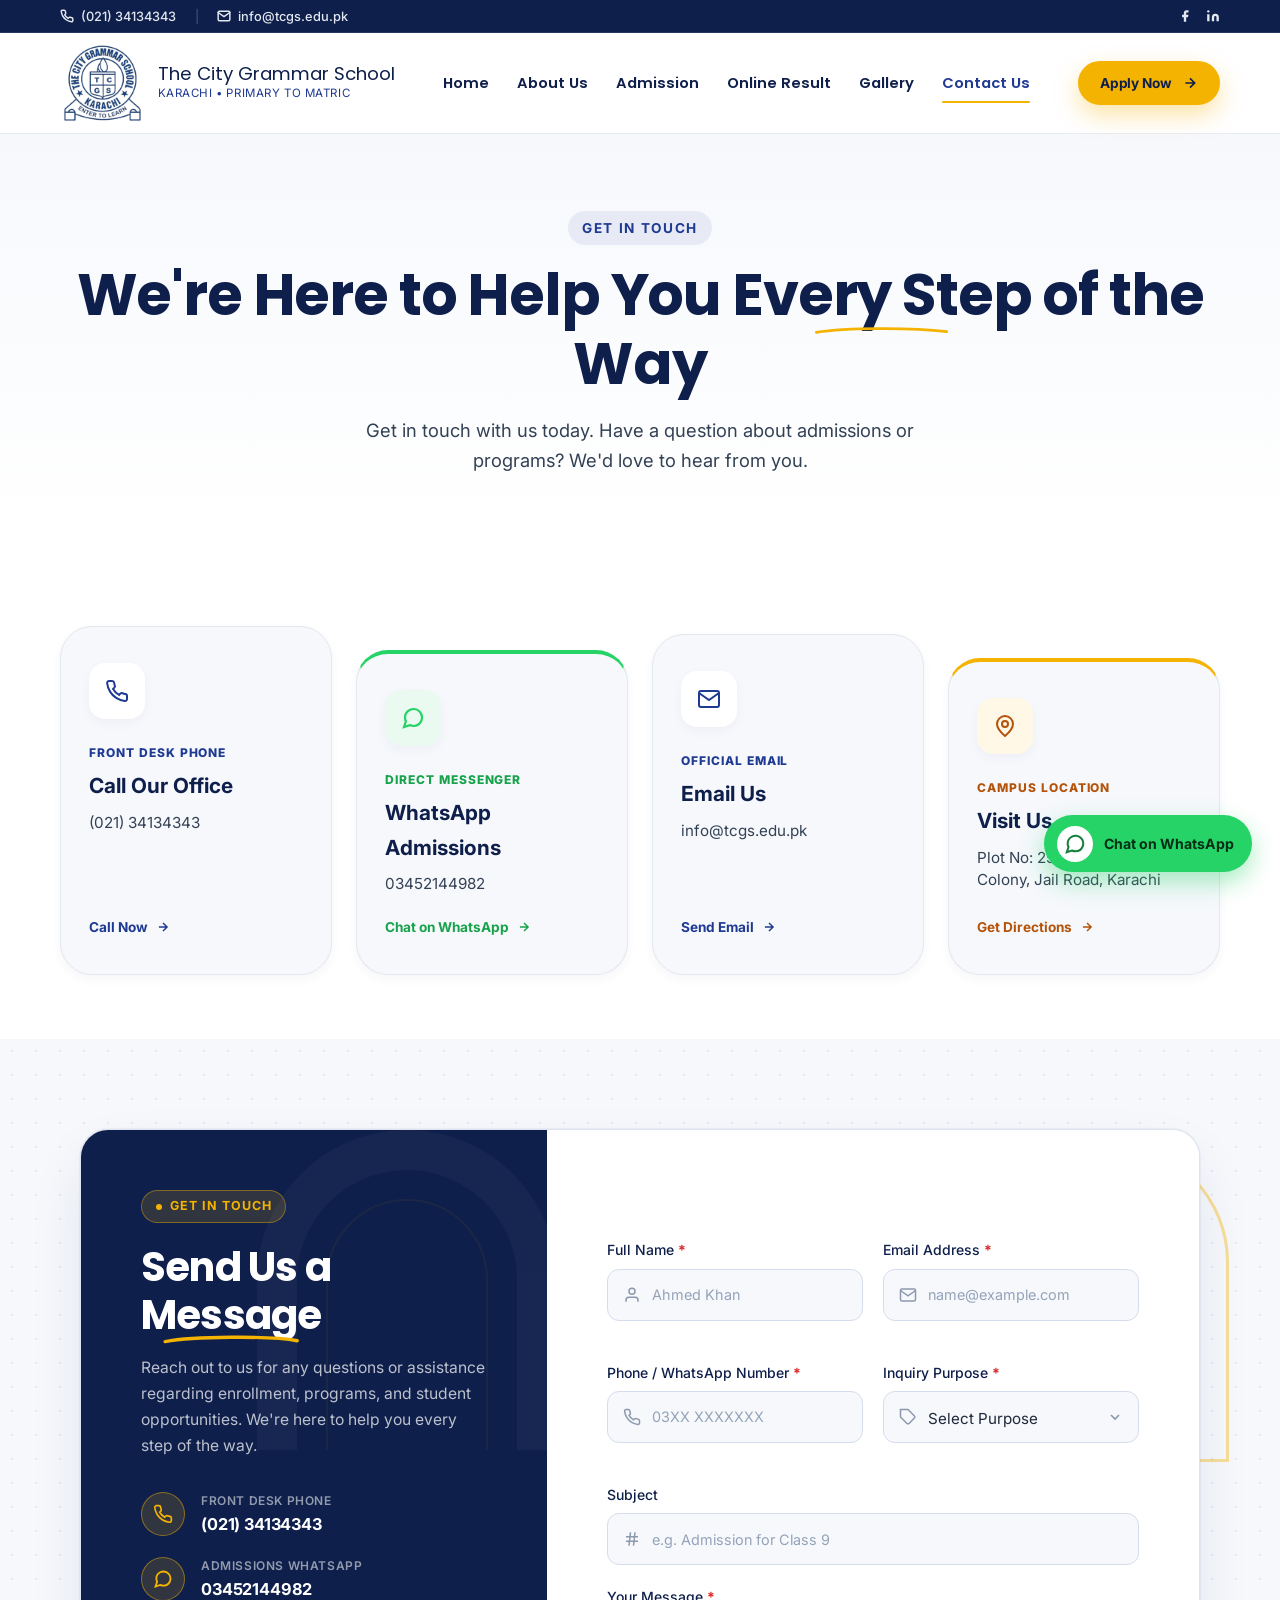
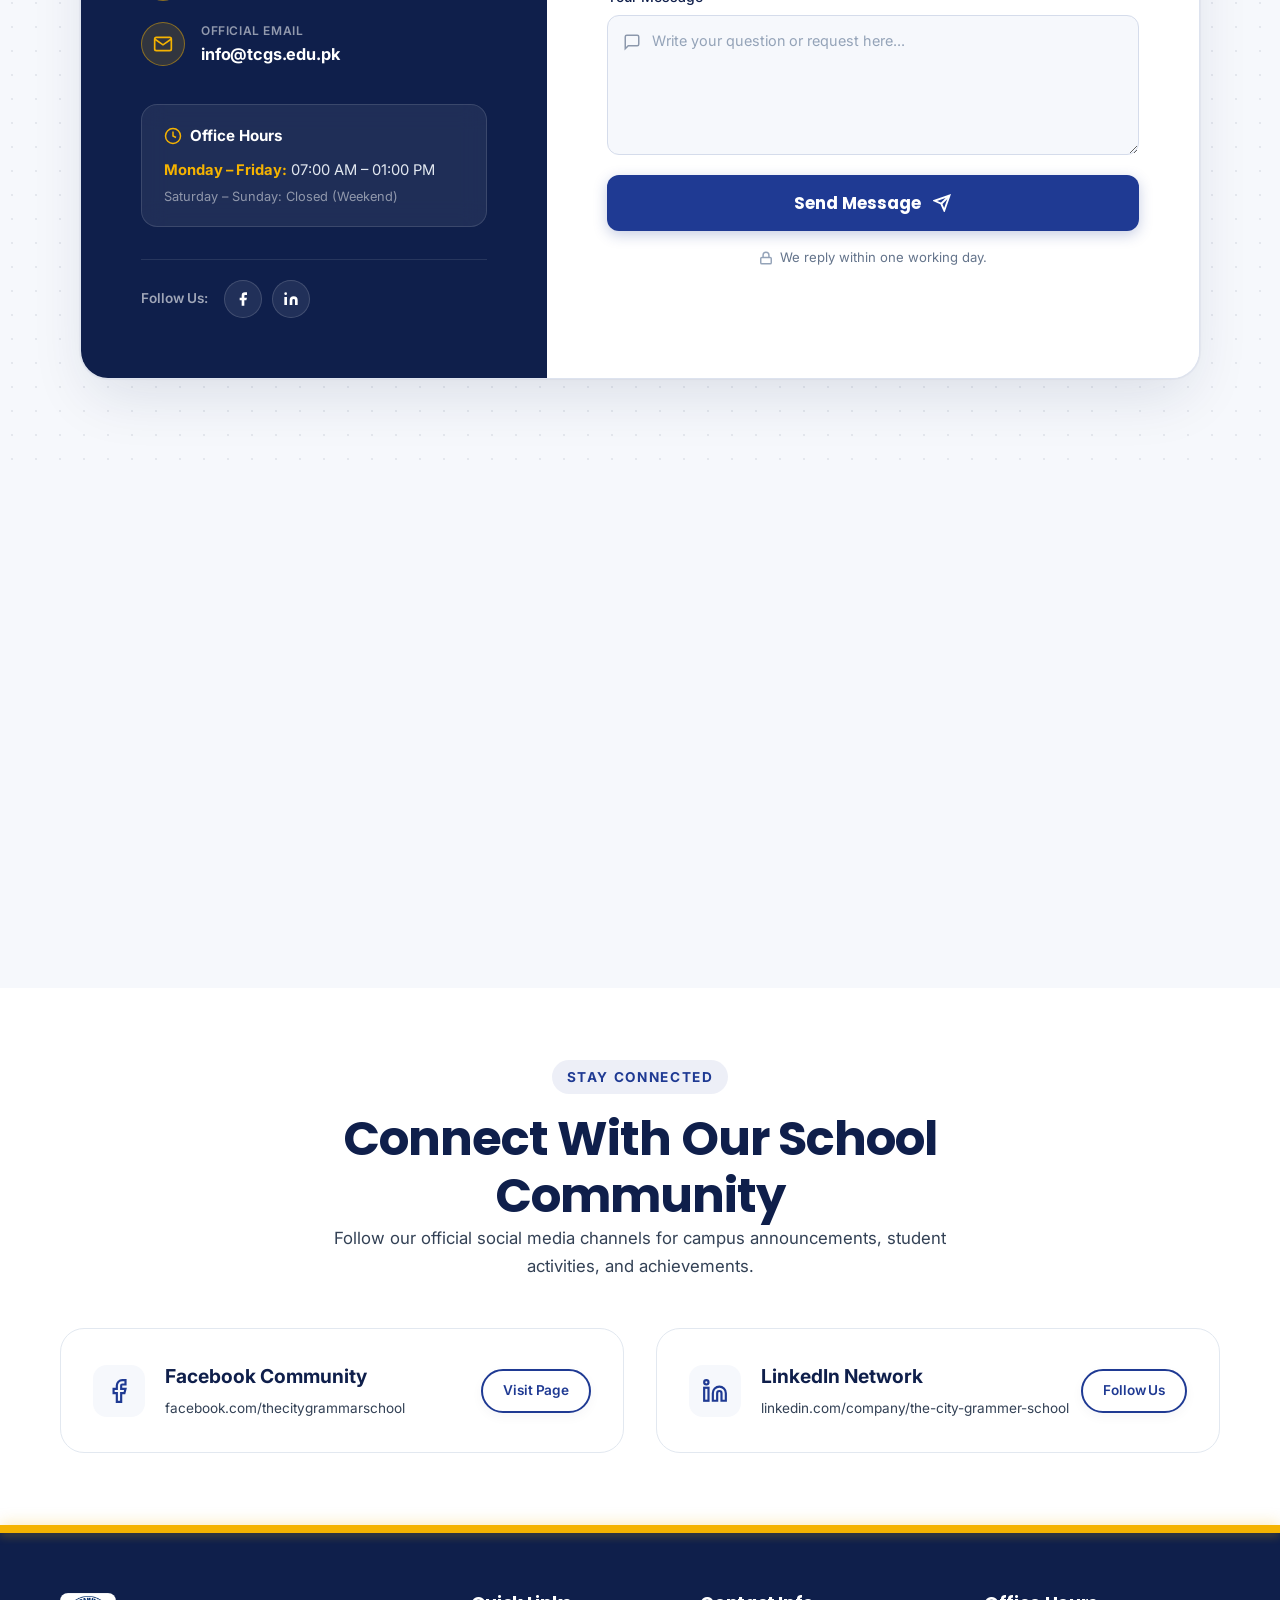
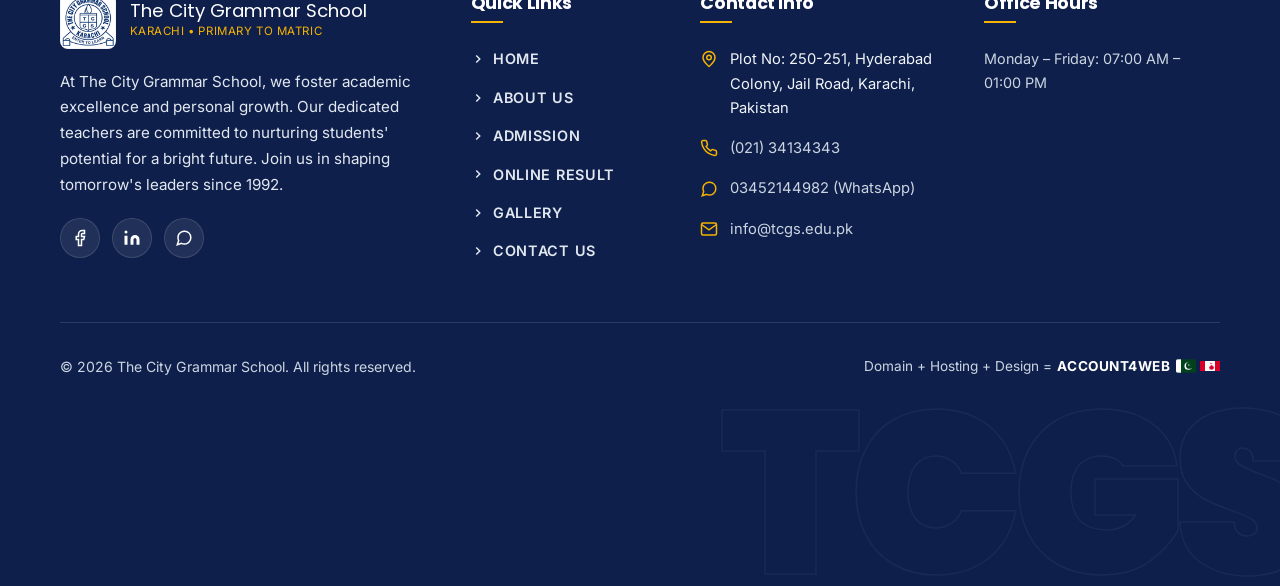
<file: contact.html>
<!DOCTYPE html>
<html lang="en" dir="ltr">
<head>
  <meta charset="UTF-8">
  <meta name="viewport" content="width=device-width, initial-scale=1.0">
  <title>Contact Us | The City Grammar School Karachi</title>
  <meta name="description" content="Contact The City Grammar School (TCGS) in Karachi, Pakistan. Phone (021) 34134343, WhatsApp 03452144982, office hours Mon-Fri 07am-01pm, interactive Google Maps directions to Hyderabad Colony Jail Road.">
  <meta name="keywords" content="Contact The City Grammar School, TCGS phone number, TCGS Karachi address, Hyderabad Colony Jail Road school">
  
  <meta property="og:title" content="Contact Us | The City Grammar School Karachi">
  <meta property="og:description" content="We're here to help you every step of the way. Connect with our admissions and administrative office on Jail Road, Karachi.">
  <meta property="og:image" content="assets/images/hero_student.jpg">

  <!-- Stylesheets -->
  <!-- Favicon -->
  <link rel="icon" type="image/png" href="Favicon.png">

  <!-- Preconnect & Asynchronous Google Fonts -->
  <link rel="preconnect" href="https://fonts.googleapis.com">
  <link rel="preconnect" href="https://fonts.gstatic.com" crossorigin>
  <link rel="preload" as="style" href="https://fonts.googleapis.com/css2?family=Inter:wght@400;500;600;700&family=Poppins:wght@600;700;800&display=swap">
  <link rel="stylesheet" href="https://fonts.googleapis.com/css2?family=Inter:wght@400;500;600;700&family=Poppins:wght@600;700;800&display=swap" media="print" onload="this.media='all'">
  <noscript>
    <link rel="stylesheet" href="https://fonts.googleapis.com/css2?family=Inter:wght@400;500;600;700&family=Poppins:wght@600;700;800&display=swap">
  </noscript>

  <!-- Core Stylesheets -->
  <link rel="stylesheet" href="css/main.css?v=3.1">
  <link rel="stylesheet" href="css/contact.css?v=3.6">
</head>
<body>

  <!-- SVG Transparency Filters (Converts black background in FINAL LOGO.png to pure transparent) -->
  <svg width="0" height="0" style="position: absolute; width: 0; height: 0; overflow: hidden; pointer-events: none;" aria-hidden="true">
    <defs>
      <filter id="tcgs-logo-filter" color-interpolation-filters="sRGB">
        <feColorMatrix type="matrix" values="
          1   0   0   0 0
          0   1   0   0 0
          0   0   1   0 0
          1.2 1.2 1.2 0 -0.10
        "/>
      </filter>
      <filter id="tcgs-logo-filter-gold" color-interpolation-filters="sRGB">
        <feColorMatrix type="matrix" values="
          0 0 0 0 0.96
          0 0 0 0 0.70
          0 0 0 0 0.00
          2.5 2.5 2.5 0 -0.25
        "/>
      </filter>
    </defs>
  </svg>

  <!-- ==========================================
       TOP UTILITY BAR & HEADER
       ========================================== -->
  <header class="site-header" id="siteHeader">
    <div class="slim-top-bar" id="slimTopBar">
      <div class="container slim-top-container">
        <div class="slim-top-left">
          <a href="tel:+922134134343" class="slim-top-link" aria-label="Call school office">
            <svg width="14" height="14" viewBox="0 0 24 24" fill="none" stroke="currentColor" stroke-width="2.5" stroke-linecap="round" stroke-linejoin="round" aria-hidden="true"><path d="M22 16.92v3a2 2 0 0 1-2.18 2 19.79 19.79 0 0 1-8.63-3.07 19.5 19.5 0 0 1-6-6 19.79 19.79 0 0 1-3.07-8.67A2 2 0 0 1 4.11 2h3a2 2 0 0 1 2 1.72 12.84 12.84 0 0 0 .7 2.81 2 2 0 0 1-.45 2.11L8.09 9.91a16 16 0 0 0 6 6l1.27-1.27a2 2 0 0 1 2.11-.45 12.84 12.84 0 0 0 2.81.7A2 2 0 0 1 22 16.92z"></path></svg>
            <span>(021) 34134343</span>
          </a>
          <span class="slim-top-divider top-bar-email">|</span>
          <a href="mailto:info@tcgs.edu.pk" class="slim-top-link top-bar-email" aria-label="Email school office">
            <svg width="14" height="14" viewBox="0 0 24 24" fill="none" stroke="currentColor" stroke-width="2.5" stroke-linecap="round" stroke-linejoin="round" aria-hidden="true"><path d="M4 4h16c1.1 0 2 .9 2 2v12c0 1.1-.9 2-2 2H4c-1.1 0-2-.9-2-2V6c0-1.1.9-2 2-2z"></path><polyline points="22,6 12,13 2,6"></polyline></svg>
            <span>info@tcgs.edu.pk</span>
          </a>
        </div>
        <div class="slim-top-right">
          <a href="https://www.facebook.com/thecitygrammarschool/" target="_blank" rel="noopener noreferrer" class="slim-top-social" aria-label="Facebook">
            <svg width="14" height="14" viewBox="0 0 24 24" fill="currentColor" aria-hidden="true"><path d="M18 2h-3a5 5 0 0 0-5 5v3H7v4h3v8h4v-8h3l1-4h-4V7a1 1 0 0 1 1-1h3z"/></svg>
          </a>
          <a href="" target="_blank" rel="noopener noreferrer" class="slim-top-social social-icon-instagram" aria-label="Instagram">
            <svg width="14" height="14" viewBox="0 0 24 24" fill="none" stroke="currentColor" stroke-width="2" stroke-linecap="round" stroke-linejoin="round" aria-hidden="true"><rect x="2" y="2" width="20" height="20" rx="5" ry="5"></rect><path d="M16 11.37A4 4 0 1 1 12.63 8 4 4 0 0 1 16 11.37z"></path><line x1="17.5" y1="6.5" x2="17.51" y2="6.5"></line></svg>
          </a>
          <a href="https://www.linkedin.com/company/the-city-grammer-school/" target="_blank" rel="noopener noreferrer" class="slim-top-social" aria-label="LinkedIn">
            <svg width="14" height="14" viewBox="0 0 24 24" fill="currentColor" aria-hidden="true"><path d="M16 8a6 6 0 0 1 6 6v7h-4v-7a2 2 0 0 0-2-2 2 2 0 0 0-2 2v7h-4v-7a6 6 0 0 1 6-6zM2 9h4v12H2z"/><circle cx="4" cy="4" r="2"/></svg>
          </a>
        </div>
      </div>
    </div>

    <!-- Main Navigation Bar -->
    <div class="container header-main">
      <a href="index.html" class="brand-logo" aria-label="The City Grammar School Homepage">
        <img src="logo-transparent.png" alt="The City Grammar School Logo" class="brand-logo-img" width="56" height="56">
        <div class="logo-text-group">
          <span class="logo-title" style="font-weight: 400;" data-i18n="brand_name">The City Grammar School</span>
          <span class="logo-subtitle" style="font-weight: 400;" data-i18n="brand_tagline">Karachi • Primary to Matric</span>
        </div>
      </a>

      <nav class="nav-menu" id="primaryNav" aria-label="Main Navigation">
        <a href="index.html" class="nav-link" data-i18n="nav_home">Home</a>
        <a href="about.html" class="nav-link" data-i18n="nav_about">About Us</a>
        <a href="admission.html" class="nav-link" data-i18n="nav_admission">Admission</a>
        <a href="online-result.html" class="nav-link">Online Result</a>
        <a href="gallery.html" class="nav-link" data-i18n="nav_gallery">Gallery</a>
        <a href="contact.html" class="nav-link active" data-i18n="nav_contact">Contact Us</a>
      </nav>

      <div class="header-actions">
        <a href="admission.html" class="btn btn-accent btn-sm" data-i18n="btn_apply_now">
          Apply Now
          <svg width="16" height="16" viewBox="0 0 24 24" fill="none" stroke="currentColor" stroke-width="2.5"><path d="M5 12h14M12 5l7 7-7 7"/></svg>
        </a>
        <button class="mobile-nav-toggle" aria-expanded="false" aria-controls="primaryNav" aria-label="Toggle Navigation Menu">
          <svg width="24" height="24" viewBox="0 0 24 24" fill="none" stroke="currentColor" stroke-width="2"><line x1="3" y1="12" x2="21" y2="12"/><line x1="3" y1="6" x2="21" y2="6"/><line x1="3" y1="18" x2="21" y2="18"/></svg>
        </button>
      </div>
    </div>
  </header>

  <main id="mainContent">
  <!-- ==========================================
       1. HERO - Short Editorial Welcome
       ========================================== -->
  <section class="contact-hero" aria-label="Contact Header">
    <div class="container reveal-fade-up">
      <div class="section-kicker" data-i18n="nav_contact">Get In Touch</div>
      <h1 data-i18n="contact_hero_title">We're Here to Help You <span class="stroke-highlight">Every Step</span> of the Way</h1>
      <p data-i18n="contact_hero_lead">
        Get in touch with us today. Have a question about admissions or programs? We'd love to hear from you.
      </p>
    </div>
  </section>

  <!-- ==========================================
       2. CONTACT CARDS - Staggered Masonry 4-Tile Layout
       ========================================== -->
  <section class="section contact-tiles-section" aria-label="Contact Action Channels">
    <div class="container">
      <div class="contact-tiles-masonry">
        <!-- Tile 1: Call -->
        <a href="tel:02134134343" class="contact-card-tile reveal-fade-up">
          <div>
            <div class="tile-icon-box">
              <svg width="24" height="24" viewBox="0 0 24 24" fill="none" stroke="currentColor" stroke-width="2"><path d="M22 16.92v3a2 2 0 0 1-2.18 2 19.79 19.79 0 0 1-8.63-3.07 19.5 19.5 0 0 1-6-6 19.79 19.79 0 0 1-3.07-8.67A2 2 0 0 1 4.11 2h3a2 2 0 0 1 2 1.72 12.84 12.84 0 0 0 .7 2.81 2 2 0 0 1-.45 2.11L8.09 9.91a16 16 0 0 0 6 6l1.27-1.27a2 2 0 0 1 2.11-.45 12.84 12.84 0 0 0 2.81.7A2 2 0 0 1 22 16.92z"/></svg>
            </div>
            <div class="tile-tag">Front Desk Phone</div>
            <div class="tile-title" data-i18n="card_call_title">Call Our Office</div>
            <div class="tile-value">(021) 34134343</div>
          </div>
          <div class="tile-action-link">
            <span>Call Now</span>
            <svg width="14" height="14" viewBox="0 0 24 24" fill="none" stroke="currentColor" stroke-width="2.5"><path d="M5 12h14M12 5l7 7-7 7"/></svg>
          </div>
        </a>

        <!-- Tile 2: WhatsApp -->
        <a href="https://wa.me/923452144982" target="_blank" rel="noopener noreferrer" class="contact-card-tile reveal-fade-up" style="border-top: 4px solid #25D366;">
          <div>
            <div class="tile-icon-box" style="color: #25D366; background: #eafaf1;">
              <svg width="24" height="24" viewBox="0 0 24 24" fill="none" stroke="currentColor" stroke-width="2.2"><path d="M21 11.5a8.38 8.38 0 0 1-.9 3.8 8.5 8.5 0 0 1-7.6 4.7 8.38 8.38 0 0 1-3.8-.9L3 21l1.9-5.7a8.38 8.38 0 0 1-.9-3.8 8.5 8.5 0 0 1 4.7-7.6 8.38 8.38 0 0 1 3.8-.9h.5a8.48 8.48 0 0 1 8 8v.5z"/></svg>
            </div>
            <div class="tile-tag" style="color: #16A34A;">Direct Messenger</div>
            <div class="tile-title" data-i18n="card_wa_title">WhatsApp Admissions</div>
            <div class="tile-value">03452144982</div>
          </div>
          <div class="tile-action-link" style="color: #16A34A;">
            <span>Chat on WhatsApp</span>
            <svg width="14" height="14" viewBox="0 0 24 24" fill="none" stroke="currentColor" stroke-width="2.5"><path d="M5 12h14M12 5l7 7-7 7"/></svg>
          </div>
        </a>

        <!-- Tile 3: Email -->
        <a href="mailto:info@tcgs.edu.pk" class="contact-card-tile reveal-fade-up">
          <div>
            <div class="tile-icon-box">
              <svg width="24" height="24" viewBox="0 0 24 24" fill="none" stroke="currentColor" stroke-width="2"><path d="M4 4h16c1.1 0 2 .9 2 2v12c0 1.1-.9 2-2 2H4c-1.1 0-2-.9-2-2V6c0-1.1.9-2 2-2z"/><polyline points="22,6 12,13 2,6"/></svg>
            </div>
            <div class="tile-tag">Official Email</div>
            <div class="tile-title" data-i18n="card_email_title">Email Us</div>
            <div class="tile-value">info@tcgs.edu.pk</div>
          </div>
          <div class="tile-action-link">
            <span>Send Email</span>
            <svg width="14" height="14" viewBox="0 0 24 24" fill="none" stroke="currentColor" stroke-width="2.5"><path d="M5 12h14M12 5l7 7-7 7"/></svg>
          </div>
        </a>

        <!-- Tile 4: Campus Visit -->
        <a href="https://maps.app.goo.gl/KeVXz2yYadjmDQPL6" target="_blank" rel="noopener noreferrer" class="contact-card-tile reveal-fade-up" style="border-top: 4px solid var(--color-accent);">
          <div>
            <div class="tile-icon-box" style="color: #b45309; background: var(--color-accent-light);">
              <svg width="24" height="24" viewBox="0 0 24 24" fill="none" stroke="currentColor" stroke-width="2"><path d="M12 2a8 8 0 0 0-8 8c0 5.25 8 12 8 12s8-6.75 8-12a8 8 0 0 0-8-8z"/><circle cx="12" cy="10" r="3"/></svg>
            </div>
            <div class="tile-tag" style="color: #b45309;">Campus Location</div>
            <div class="tile-title" data-i18n="card_visit_title">Visit Us</div>
            <div class="tile-value">Plot No: 250-251, Hyderabad Colony, Jail Road, Karachi</div>
          </div>
          <div class="tile-action-link" style="color: #b45309;">
            <span>Get Directions</span>
            <svg width="14" height="14" viewBox="0 0 24 24" fill="none" stroke="currentColor" stroke-width="2.5"><path d="M5 12h14M12 5l7 7-7 7"/></svg>
          </div>
        </a>
      </div>
    </div>
  </section>

  <!-- ==========================================
       3. SEND US A MESSAGE - Modern Split-Card Section
       ========================================== -->
  <section class="section send-message-section" aria-label="Send Us A Message">
    <!-- Subtle Navy Dot Grid Canvas Background -->
    <div class="contact-dots-bg" aria-hidden="true"></div>

    <!-- Floating Gold Arch Shape Peeking Behind the Card -->
    <div class="contact-gold-arch" aria-hidden="true"></div>

    <div class="container contact-section-container">
      <div class="contact-split-card reveal-fade-up">

        <!-- ========================================
             LEFT PANEL (Deep Navy #0F1F4B) - 5 Columns
             ======================================== -->
        <div class="contact-left-panel">
          <!-- Background Arch Outline & Texture Overlay -->
          <svg class="left-panel-arch-decor" width="340" height="340" viewBox="0 0 340 340" fill="none" aria-hidden="true">
            <path d="M40 340V170C40 98.203 98.203 40 170 40C241.797 40 300 98.203 300 170V340" stroke="rgba(255,255,255,0.06)" stroke-width="40"/>
            <path d="M90 340V170C90 125.817 125.817 90 170 90C214.183 90 250 125.817 250 170V340" stroke="rgba(245,179,1,0.09)" stroke-width="2"/>
          </svg>

          <div class="left-panel-content">
            <div>
              <!-- Small Gold Pill Label -->
              <div class="left-pill-badge">
                <span class="left-pill-dot"></span>
                <span data-i18n="lbl_get_in_touch">Get in touch</span>
              </div>

              <!-- Heading with Hand-Drawn Gold Underline -->
              <h2 class="left-panel-title">
                Send Us a <span class="highlight-message">Message<svg class="hand-drawn-underline" viewBox="0 0 160 14" fill="none" xmlns="http://www.w3.org/2000/svg" aria-hidden="true"><path d="M3 10C35 4 125 3 157 9" stroke="#F5B301" stroke-width="4" stroke-linecap="round"/></svg></span>
              </h2>

              <!-- Paragraph in Soft White/70% -->
              <p class="left-panel-desc" data-i18n="send_msg_lead">
                Reach out to us for any questions or assistance regarding enrollment, programs, and student opportunities. We're here to help you every step of the way.
              </p>

              <!-- Three Info Rows with Line Icons in Gold Circles -->
              <div class="left-info-rows">
                <!-- Phone -->
                <a href="tel:02134134343" class="left-info-row" aria-label="Call (021) 34134343">
                  <div class="gold-circle-icon">
                    <svg width="20" height="20" viewBox="0 0 24 24" fill="none" stroke="currentColor" stroke-width="2"><path d="M22 16.92v3a2 2 0 0 1-2.18 2 19.79 19.79 0 0 1-8.63-3.07 19.5 19.5 0 0 1-6-6 19.79 19.79 0 0 1-3.07-8.67A2 2 0 0 1 4.11 2h3a2 2 0 0 1 2 1.72 12.84 12.84 0 0 0 .7 2.81 2 2 0 0 1-.45 2.11L8.09 9.91a16 16 0 0 0 6 6l1.27-1.27a2 2 0 0 1 2.11-.45 12.84 12.84 0 0 0 2.81.7A2 2 0 0 1 22 16.92z"/></svg>
                  </div>
                  <div class="left-info-text">
                    <span class="left-info-label">Front Desk Phone</span>
                    <span class="left-info-val">(021) 34134343</span>
                  </div>
                </a>

                <!-- WhatsApp -->
                <a href="https://wa.me/923452144982" target="_blank" rel="noopener noreferrer" class="left-info-row" aria-label="Chat on WhatsApp 03452144982">
                  <div class="gold-circle-icon">
                    <svg width="20" height="20" viewBox="0 0 24 24" fill="none" stroke="currentColor" stroke-width="2.2"><path d="M21 11.5a8.38 8.38 0 0 1-.9 3.8 8.5 8.5 0 0 1-7.6 4.7 8.38 8.38 0 0 1-3.8-.9L3 21l1.9-5.7a8.38 8.38 0 0 1-.9-3.8 8.5 8.5 0 0 1 4.7-7.6 8.38 8.38 0 0 1 3.8-.9h.5a8.48 8.48 0 0 1 8 8v.5z"/></svg>
                  </div>
                  <div class="left-info-text">
                    <span class="left-info-label">Admissions WhatsApp</span>
                    <span class="left-info-val">03452144982</span>
                  </div>
                </a>

                <!-- Email -->
                <a href="mailto:info@tcgs.edu.pk" class="left-info-row" aria-label="Email info@tcgs.edu.pk">
                  <div class="gold-circle-icon">
                    <svg width="20" height="20" viewBox="0 0 24 24" fill="none" stroke="currentColor" stroke-width="2"><path d="M4 4h16c1.1 0 2 .9 2 2v12c0 1.1-.9 2-2 2H4c-1.1 0-2-.9-2-2V6c0-1.1.9-2 2-2z"/><polyline points="22,6 12,13 2,6"/></svg>
                  </div>
                  <div class="left-info-text">
                    <span class="left-info-label">Official Email</span>
                    <span class="left-info-val">info@tcgs.edu.pk</span>
                  </div>
                </a>
              </div>

              <!-- Office Hours Card (Glass Effect) with Live Karachi Status Badge -->
              <div class="left-office-glass-card">
                <div class="left-office-header">
                  <div class="left-office-title-wrap">
                    <svg width="18" height="18" viewBox="0 0 24 24" fill="none" stroke="currentColor" stroke-width="2"><circle cx="12" cy="12" r="10"/><polyline points="12 6 12 12 16 14"/></svg>
                    <span>Office Hours</span>
                  </div>
                </div>
                <div class="left-office-timing">
                  <strong>Monday – Friday:</strong> 07:00 AM – 01:00 PM
                </div>
                <div class="left-office-sub">Saturday – Sunday: Closed (Weekend)</div>
              </div>
            </div>

            <!-- Social Icons (LinkedIn, Facebook) at the Bottom -->
            <div class="left-social-row">
              <span class="left-social-label">Follow Us:</span>
              <div class="left-social-icons">
                <a href="https://www.facebook.com/TheCityGrammarSchoolKarachi" target="_blank" rel="noopener noreferrer" class="left-social-btn" aria-label="Facebook">
                  <svg width="16" height="16" viewBox="0 0 24 24" fill="currentColor"><path d="M18 2h-3a5 5 0 0 0-5 5v3H7v4h3v8h4v-8h3l1-4h-4V7a1 1 0 0 1 1-1h3z"/></svg>
                </a>
                <a href="https://www.linkedin.com/company/the-city-grammar-school" target="_blank" rel="noopener noreferrer" class="left-social-btn" aria-label="LinkedIn">
                  <svg width="16" height="16" viewBox="0 0 24 24" fill="currentColor"><path d="M16 8a6 6 0 0 1 6 6v7h-4v-7a2 2 0 0 0-2-2 2 2 0 0 0-2 2v7h-4v-7a6 6 0 0 1 6-6z"/><rect x="2" y="9" width="4" height="12"/><circle cx="4" cy="4" r="2"/></svg>
                </a>
              </div>
            </div>
          </div>
        </div>

        <!-- ========================================
             RIGHT PANEL (Clean White) - 7 Columns
             ======================================== -->
        <div class="contact-right-panel">

          <!-- Hidden by default Success State Card (Shown ONLY on successful submit) -->
          <div class="contact-success-state-card" id="contactSuccessCard" role="alert" aria-live="polite">
            <div class="success-checkmark-circle">
              <svg class="success-checkmark-svg" viewBox="0 0 52 52" aria-hidden="true">
                <circle class="success-circle-bg" cx="26" cy="26" r="24" fill="none"/>
                <path class="success-check-path" fill="none" d="M14.1 27.2l7.1 7.2 16.7-16.8"/>
              </svg>
            </div>
            <h3 class="success-state-heading" data-i18n="contact_success_heading">Message Received!</h3>
            <p class="success-state-text" data-i18n="contact_success_body">
              Thank you for contacting The City Grammar School. Our administration will reply to your inquiry shortly.
            </p>
            <div class="success-actions-row">
              <button type="button" class="btn btn-outline" id="sendAnotherMessageBtn" data-i18n="btn_send_another">
                Send another message
              </button>
              <a href="https://wa.me/923452144982" target="_blank" rel="noopener noreferrer" class="btn btn-whatsapp-success">
                <svg width="18" height="18" viewBox="0 0 24 24" fill="none" stroke="currentColor" stroke-width="2.2"><path d="M21 11.5a8.38 8.38 0 0 1-.9 3.8 8.5 8.5 0 0 1-7.6 4.7 8.38 8.38 0 0 1-3.8-.9L3 21l1.9-5.7a8.38 8.38 0 0 1-.9-3.8 8.5 8.5 0 0 1 4.7-7.6 8.38 8.38 0 0 1 3.8-.9h.5a8.48 8.48 0 0 1 8 8v.5z"/></svg>
                <span data-i18n="btn_chat_whatsapp">Chat on WhatsApp</span>
              </a>
            </div>
          </div>

          <!-- Active Form (Properly stacked groups, leading icons, inline validation) -->
          <form id="contactMessageForm" novalidate>
            <!-- Row 1: Full Name & Email Address -->
            <div class="contact-form-grid-2col">
              <div class="contact-field-group">
                <label for="cName" class="contact-field-label">
                  <span data-i18n="lbl_full_name">Full Name</span> <span class="req-star" aria-hidden="true">*</span>
                </label>
                <div class="contact-input-wrapper">
                  <svg class="field-leading-icon" width="18" height="18" viewBox="0 0 24 24" fill="none" stroke="currentColor" stroke-width="2"><path d="M20 21v-2a4 4 0 0 0-4-4H8a4 4 0 0 0-4 4v2"/><circle cx="12" cy="7" r="4"/></svg>
                  <input type="text" id="cName" name="fullName" class="contact-input" required placeholder="Ahmed Khan" autocomplete="name">
                  <span class="field-valid-tick" aria-hidden="true">✓</span>
                </div>
                <span class="field-validation-msg" id="cNameError" role="alert"></span>
              </div>

              <div class="contact-field-group">
                <label for="cEmail" class="contact-field-label">
                  <span data-i18n="lbl_email_addr">Email Address</span> <span class="req-star" aria-hidden="true">*</span>
                </label>
                <div class="contact-input-wrapper">
                  <svg class="field-leading-icon" width="18" height="18" viewBox="0 0 24 24" fill="none" stroke="currentColor" stroke-width="2"><path d="M4 4h16c1.1 0 2 .9 2 2v12c0 1.1-.9 2-2 2H4c-1.1 0-2-.9-2-2V6c0-1.1.9-2 2-2z"/><polyline points="22,6 12,13 2,6"/></svg>
                  <input type="email" id="cEmail" name="email" class="contact-input" required placeholder="name@example.com" autocomplete="email">
                  <span class="field-valid-tick" aria-hidden="true">✓</span>
                </div>
                <span class="field-validation-msg" id="cEmailError" role="alert"></span>
              </div>
            </div>

            <!-- Row 2: Phone / WhatsApp & Inquiry Purpose (Custom Select) -->
            <div class="contact-form-grid-2col">
              <div class="contact-field-group">
                <label for="cPhone" class="contact-field-label">
                  <span data-i18n="lbl_phone_wa">Phone / WhatsApp Number</span> <span class="req-star" aria-hidden="true">*</span>
                </label>
                <div class="contact-input-wrapper">
                  <svg class="field-leading-icon" width="18" height="18" viewBox="0 0 24 24" fill="none" stroke="currentColor" stroke-width="2"><path d="M22 16.92v3a2 2 0 0 1-2.18 2 19.79 19.79 0 0 1-8.63-3.07 19.5 19.5 0 0 1-6-6 19.79 19.79 0 0 1-3.07-8.67A2 2 0 0 1 4.11 2h3a2 2 0 0 1 2 1.72 12.84 12.84 0 0 0 .7 2.81 2 2 0 0 1-.45 2.11L8.09 9.91a16 16 0 0 0 6 6l1.27-1.27a2 2 0 0 1 2.11-.45 12.84 12.84 0 0 0 2.81.7A2 2 0 0 1 22 16.92z"/></svg>
                  <input type="tel" id="cPhone" name="phone" class="contact-input" required placeholder="03XX XXXXXXX" autocomplete="tel">
                  <span class="field-valid-tick" aria-hidden="true">✓</span>
                </div>
                <span class="field-validation-msg" id="cPhoneError" role="alert"></span>
              </div>

              <div class="contact-field-group">
                <label for="cInquiryType" class="contact-field-label">
                  <span data-i18n="lbl_inquiry_purpose">Inquiry Purpose</span> <span class="req-star" aria-hidden="true">*</span>
                </label>
                <div class="contact-input-wrapper contact-select-wrapper">
                  <svg class="field-leading-icon" width="18" height="18" viewBox="0 0 24 24" fill="none" stroke="currentColor" stroke-width="2"><path d="M20.59 13.41l-7.17 7.17a2 2 0 0 1-2.83 0L2 12V2h10l8.59 8.59a2 2 0 0 1 0 2.82z"/><line x1="7" y1="7" x2="7.01" y2="7"/></svg>
                  <select id="cInquiryType" name="inquiryType" class="contact-input contact-select" required>
                    <option value="" disabled selected data-i18n="opt_select_purpose">Select Purpose</option>
                    <option value="Admission Inquiry" data-i18n="opt_admission_inquiry">Admission Inquiry</option>
                    <option value="Fee Structure" data-i18n="opt_fee_structure">Fee Structure</option>
                    <option value="Class Information" data-i18n="opt_class_info">Class Information</option>
                    <option value="Visit the School" data-i18n="opt_visit_school">Visit the School</option>
                    <option value="General Question" data-i18n="opt_general_question">General Question</option>
                  </select>
                  <svg class="field-trailing-chevron" width="16" height="16" viewBox="0 0 24 24" fill="none" stroke="currentColor" stroke-width="2.5"><polyline points="6 9 12 15 18 9"/></svg>
                  <span class="field-valid-tick" aria-hidden="true">✓</span>
                </div>
                <span class="field-validation-msg" id="cInquiryTypeError" role="alert"></span>
              </div>
            </div>

            <!-- Row 3: Subject (Full Width) -->
            <div class="contact-field-group">
              <label for="cSubject" class="contact-field-label">
                <span data-i18n="lbl_subject">Subject</span>
              </label>
              <div class="contact-input-wrapper">
                <svg class="field-leading-icon" width="18" height="18" viewBox="0 0 24 24" fill="none" stroke="currentColor" stroke-width="2"><line x1="4" y1="9" x2="20" y2="9"/><line x1="4" y1="15" x2="20" y2="15"/><line x1="10" y1="3" x2="8" y2="21"/><line x1="16" y1="3" x2="14" y2="21"/></svg>
                <input type="text" id="cSubject" name="subject" class="contact-input" placeholder="e.g. Admission for Class 9">
              </div>
            </div>

            <!-- Row 4: Your Message (Full Width Textarea, min-height 140px) -->
            <div class="contact-field-group">
              <label for="cMessage" class="contact-field-label">
                <span data-i18n="lbl_your_message">Your Message</span> <span class="req-star" aria-hidden="true">*</span>
              </label>
              <div class="contact-input-wrapper textarea-wrapper">
                <svg class="field-leading-icon textarea-icon" width="18" height="18" viewBox="0 0 24 24" fill="none" stroke="currentColor" stroke-width="2"><path d="M21 15a2 2 0 0 1-2 2H7l-4 4V5a2 2 0 0 1 2-2h14a2 2 0 0 1 2 2z"/></svg>
                <textarea id="cMessage" name="message" class="contact-input contact-textarea" required placeholder="Write your question or request here..." rows="4"></textarea>
                <span class="field-valid-tick textarea-tick" aria-hidden="true">✓</span>
              </div>
              <span class="field-validation-msg" id="cMessageError" role="alert"></span>
            </div>

            <!-- Row 5: Full Width 56px Submit Button & Underline Note -->
            <div class="contact-submit-area">
              <button type="submit" class="contact-submit-btn" id="contactSubmitBtn">
                <span class="btn-spinner" aria-hidden="true"></span>
                <span class="btn-text" data-i18n="btn_send_message">Send Message</span>
                <svg class="btn-plane-icon" width="18" height="18" viewBox="0 0 24 24" fill="none" stroke="currentColor" stroke-width="2.5"><line x1="22" y1="2" x2="11" y2="13"/><polygon points="22 2 15 22 11 13 2 9 22 2"/></svg>
              </button>

              <div class="contact-trust-line">
                <svg width="14" height="14" viewBox="0 0 24 24" fill="none" stroke="currentColor" stroke-width="2.5"><rect x="3" y="11" width="18" height="11" rx="2" ry="2"/><path d="M7 11V7a5 5 0 0 1 10 0v4"/></svg>
                <span data-i18n="contact_trust_text">We reply within one working day.</span>
              </div>
            </div>
          </form>
        </div>

      </div>
    </div>
  </section>

  <!-- ==========================================
       4. FULL-WIDTH MAP WITH ACTION OVERLAY
       ========================================== -->
  <section class="map-fullwidth-section" aria-label="Interactive Map Location">
    <!-- Official Google Maps Iframe Embed -->
    <iframe src="https://www.google.com/maps/embed?pb=!1m14!1m8!1m3!1d28954.807830130885!2d67.054253!3d24.886007!3m2!1i1024!2i768!4f13.1!3m3!1m2!1s0x3eb33ef0c6d35ad1%3A0x7a168c2e391dadef!2sThe%20City%20Grammar%20School!5e0!3m2!1sen!2sus!4v1791992230092!5m2!1sen!2sus" width="100%" height="450" style="border:0;" allowfullscreen="" loading="lazy" referrerpolicy="strict-origin-when-cross-origin" title="TCGS Google Maps Location"></iframe>
  </section>

  <!-- ==========================================
       5. SOCIAL CONNECT & FAQ TEASER
       ========================================== -->
  <section class="section social-connect-section" aria-label="Social Community Links">
    <div class="container">
      <div style="text-align: center; max-width: 650px; margin: 0 auto 3rem auto;" class="reveal-fade-up">
        <div class="section-kicker">Stay Connected</div>
        <h2>Connect With Our School Community</h2>
        <p style="color: var(--color-text-muted);">Follow our official social media channels for campus announcements, student activities, and achievements.</p>
      </div>

      <div class="social-connect-grid">
        <!-- Facebook -->
        <a href="https://www.facebook.com/thecitygrammarschool/" target="_blank" rel="noopener noreferrer" class="social-channel-card reveal-fade-up">
          <div class="social-channel-left">
            <div class="social-channel-icon">
              <svg width="26" height="26" viewBox="0 0 24 24" fill="none" stroke="currentColor" stroke-width="2"><path d="M18 2h-3a5 5 0 0 0-5 5v3H7v4h3v8h4v-8h3l1-4h-4V7a1 1 0 0 1 1-1h3z"/></svg>
            </div>
            <div>
              <div class="social-channel-title">Facebook Community</div>
              <div class="social-channel-sub">facebook.com/thecitygrammarschool</div>
            </div>
          </div>
          <span class="btn btn-outline btn-sm">Visit Page</span>
        </a>

        <!-- LinkedIn -->
        <a href="https://www.linkedin.com/company/the-city-grammer-school/" target="_blank" rel="noopener noreferrer" class="social-channel-card reveal-fade-up">
          <div class="social-channel-left">
            <div class="social-channel-icon">
              <svg width="26" height="26" viewBox="0 0 24 24" fill="none" stroke="currentColor" stroke-width="2"><path d="M16 8a6 6 0 0 1 6 6v7h-4v-7a2 2 0 0 0-2-2 2 2 0 0 0-2 2v7h-4v-7a6 6 0 0 1 6-6z"/><rect x="2" y="9" width="4" height="12"/><circle cx="4" cy="4" r="2"/></svg>
            </div>
            <div>
              <div class="social-channel-title">LinkedIn Network</div>
              <div class="social-channel-sub">linkedin.com/company/the-city-grammer-school</div>
            </div>
          </div>
          <span class="btn btn-outline btn-sm">Follow Us</span>
        </a>
      </div>
    </div>
  </section>
  </main>

  <!-- ==========================================
       FOOTER (Shared Navy #0F1F4B, Oversized TCGS Watermark, Gold Wave)
       ========================================== -->
  <footer class="site-footer" aria-label="Site Footer">
    <!-- Clean Flat Top Accent Divider -->
    <div class="footer-top-divider" aria-hidden="true"></div>

    <div class="footer-watermark" aria-hidden="true">TCGS</div>

    <div class="container footer-content">
      <div class="footer-grid">
        <div class="footer-brand">
          <a href="index.html" class="brand-logo" style="margin-bottom: 0.5rem;" aria-label="The City Grammar School Homepage">
            <img src="Favicon.png" alt="The City Grammar School Logo" class="brand-logo-img footer-logo-img" width="56" height="56" loading="lazy" decoding="async">
            <div class="logo-text-group">
              <span class="logo-title" style="color: #FFFFFF;" data-i18n="brand_name">The City Grammar School</span>
              <span class="logo-subtitle" style="color: var(--color-accent);" data-i18n="brand_tagline">Karachi • Primary to Matric</span>
            </div>
          </a>
          <p data-i18n="footer_para">
            At The City Grammar School, we foster academic excellence and personal growth. Our dedicated teachers are committed to nurturing students' potential for a bright future. Join us in shaping tomorrow's leaders since 1992.
          </p>
          <div class="footer-social-group">
            <a href="https://www.facebook.com/thecitygrammarschool/" target="_blank" rel="noopener noreferrer" class="social-btn" aria-label="TCGS on Facebook">
              <svg width="18" height="18" viewBox="0 0 24 24" fill="none" stroke="currentColor" stroke-width="2" aria-hidden="true"><path d="M18 2h-3a5 5 0 0 0-5 5v3H7v4h3v8h4v-8h3l1-4h-4V7a1 1 0 0 1 1-1h3z"/></svg>
            </a>
            <a href="" target="_blank" rel="noopener noreferrer" class="social-btn social-icon-instagram" aria-label="Instagram">
              <svg width="18" height="18" viewBox="0 0 24 24" fill="none" stroke="currentColor" stroke-width="2" stroke-linecap="round" stroke-linejoin="round"><rect x="2" y="2" width="20" height="20" rx="5" ry="5"></rect><path d="M16 11.37A4 4 0 1 1 12.63 8 4 4 0 0 1 16 11.37z"></path><line x1="17.5" y1="6.5" x2="17.51" y2="6.5"></line></svg>
            </a>
            <a href="https://www.linkedin.com/company/the-city-grammer-school/" target="_blank" rel="noopener noreferrer" class="social-btn" aria-label="TCGS on LinkedIn">
              <svg width="18" height="18" viewBox="0 0 24 24" fill="currentColor"><path d="M16 8a6 6 0 0 1 6 6v7h-4v-7a2 2 0 0 0-2-2 2 2 0 0 0-2 2v7h-4v-7a6 6 0 0 1 6-6zM2 9h4v12H2z"/><circle cx="4" cy="4" r="2"/></svg>
            </a>
            <a href="https://wa.me/923452144982" target="_blank" rel="noopener noreferrer" class="social-btn" aria-label="TCGS on WhatsApp">
              <svg width="18" height="18" viewBox="0 0 24 24" fill="none" stroke="currentColor" stroke-width="2" aria-hidden="true"><path d="M21 11.5a8.38 8.38 0 0 1-.9 3.8 8.5 8.5 0 0 1-7.6 4.7 8.38 8.38 0 0 1-3.8-.9L3 21l1.9-5.7a8.38 8.38 0 0 1-.9-3.8 8.5 8.5 0 0 1 4.7-7.6 8.38 8.38 0 0 1 3.8-.9h.5a8.48 8.48 0 0 1 8 8v.5z"/></svg>
            </a>
          </div>
        </div>

        <div>
          <h3 class="footer-heading" data-i18n="footer_quick_links">Quick Links</h3>
          <ul class="footer-links">
            <li><a href="index.html" class="footer-link-btn" data-i18n="nav_home"><svg width="14" height="14" viewBox="0 0 24 24" fill="none" stroke="currentColor" stroke-width="2.5"><polyline points="9 18 15 12 9 6"/></svg> Home</a></li>
            <li><a href="about.html" class="footer-link-btn" data-i18n="nav_about"><svg width="14" height="14" viewBox="0 0 24 24" fill="none" stroke="currentColor" stroke-width="2.5"><polyline points="9 18 15 12 9 6"/></svg> About Us</a></li>
            <li><a href="admission.html" class="footer-link-btn" data-i18n="nav_admission"><svg width="14" height="14" viewBox="0 0 24 24" fill="none" stroke="currentColor" stroke-width="2.5"><polyline points="9 18 15 12 9 6"/></svg> Admission</a></li>
            <li><a href="online-result.html" class="footer-link-btn"><svg width="14" height="14" viewBox="0 0 24 24" fill="none" stroke="currentColor" stroke-width="2.5"><polyline points="9 18 15 12 9 6"/></svg> Online Result</a></li>
            <li><a href="gallery.html" class="footer-link-btn" data-i18n="nav_gallery"><svg width="14" height="14" viewBox="0 0 24 24" fill="none" stroke="currentColor" stroke-width="2.5"><polyline points="9 18 15 12 9 6"/></svg> Gallery</a></li>
            <li><a href="contact.html" class="footer-link-btn" data-i18n="nav_contact"><svg width="14" height="14" viewBox="0 0 24 24" fill="none" stroke="currentColor" stroke-width="2.5"><polyline points="9 18 15 12 9 6"/></svg> Contact Us</a></li>
          </ul>
        </div>

        <div>
          <h3 class="footer-heading" data-i18n="footer_contact_info">Contact Info</h3>
          <ul class="footer-contact-list">
            <li class="footer-contact-item">
              <svg width="18" height="18" viewBox="0 0 24 24" fill="none" stroke="currentColor" stroke-width="2" aria-hidden="true"><path d="M12 2a8 8 0 0 0-8 8c0 5.25 8 12 8 12s8-6.75 8-12a8 8 0 0 0-8-8z"/><circle cx="12" cy="10" r="3"/></svg>
              <span>Plot No: 250-251, Hyderabad Colony, Jail Road, Karachi, Pakistan</span>
            </li>
            <li class="footer-contact-item">
              <svg width="18" height="18" viewBox="0 0 24 24" fill="none" stroke="currentColor" stroke-width="2" aria-hidden="true"><path d="M22 16.92v3a2 2 0 0 1-2.18 2 19.79 19.79 0 0 1-8.63-3.07 19.5 19.5 0 0 1-6-6 19.79 19.79 0 0 1-3.07-8.67A2 2 0 0 1 4.11 2h3a2 2 0 0 1 2 1.72 12.84 12.84 0 0 0 .7 2.81 2 2 0 0 1-.45 2.11L8.09 9.91a16 16 0 0 0 6 6l1.27-1.27a2 2 0 0 1 2.11-.45 12.84 12.84 0 0 0 2.81.7A2 2 0 0 1 22 16.92z"/></svg>
              <a href="tel:02134134343" style="color: #CBD5E1;">(021) 34134343</a>
            </li>
            <li class="footer-contact-item">
              <svg width="18" height="18" viewBox="0 0 24 24" fill="none" stroke="currentColor" stroke-width="2" aria-hidden="true"><path d="M21 11.5a8.38 8.38 0 0 1-.9 3.8 8.5 8.5 0 0 1-7.6 4.7 8.38 8.38 0 0 1-3.8-.9L3 21l1.9-5.7a8.38 8.38 0 0 1-.9-3.8 8.5 8.5 0 0 1 4.7-7.6 8.38 8.38 0 0 1 3.8-.9h.5a8.48 8.48 0 0 1 8 8v.5z"/></svg>
              <a href="https://wa.me/923452144982" target="_blank" rel="noopener noreferrer" style="color: #CBD5E1;">03452144982 (WhatsApp)</a>
            </li>
            <li class="footer-contact-item">
              <svg width="18" height="18" viewBox="0 0 24 24" fill="none" stroke="currentColor" stroke-width="2" aria-hidden="true"><path d="M4 4h16c1.1 0 2 .9 2 2v12c0 1.1-.9 2-2 2H4c-1.1 0-2-.9-2-2V6c0-1.1.9-2 2-2z"/><polyline points="22,6 12,13 2,6"/></svg>
              <a href="mailto:info@tcgs.edu.pk" style="color: #CBD5E1;">info@tcgs.edu.pk</a>
            </li>
          </ul>
        </div>

        <div>
          <h3 class="footer-heading" data-i18n="live_badge_label">Office Hours</h3>
          <p style="font-size: 0.9rem; color: #CBD5E1; margin-bottom: 0;" data-i18n="timing_desc">
            Monday – Friday: 07:00 AM – 01:00 PM
          </p>
        </div>
      </div>

      <div class="footer-bottom">
        <div>&copy; <span id="currentYear"></span> The City Grammar School. All rights reserved.</div>
        <div class="footer-credits">
          <span>Domain + Hosting + Design =</span>
          <a href="https://account4web.ca" target="_blank" rel="noopener noreferrer" class="footer-credits-link" aria-label="ACCOUNT4WEB - Pakistan and Canada">
            <strong class="credits-brand">ACCOUNT4WEB</strong>
            <span class="credit-flags" aria-hidden="true">
              <svg width="20" height="14" viewBox="0 0 30 20" class="credit-flag" style="vertical-align: -2px; border-radius: 2px;">
                <rect width="30" height="20" fill="#01411C"/>
                <rect width="7.5" height="20" fill="#FFFFFF"/>
                <circle cx="18.5" cy="10" r="5.8" fill="#FFFFFF"/>
                <circle cx="20.2" cy="9.1" r="5.2" fill="#01411C"/>
                <polygon points="19.2,7 19.5,8.2 20.7,8.2 19.7,8.9 20.1,10.1 19.2,9.3 18.3,10.1 18.7,8.9 17.7,8.2 18.9,8.2" fill="#FFFFFF"/>
              </svg>
              <svg width="20" height="14" viewBox="0 0 40 20" class="credit-flag" style="vertical-align: -2px; border-radius: 2px;">
                <rect width="40" height="20" fill="#D80027"/>
                <rect x="10" width="20" height="20" fill="#FFFFFF"/>
                <path d="M20 3 l1.2 3.2 2.8-1-1.2 2.8 3.1 1.4-0.8 1.2 2.5 0.5-0.5 1.5 1.6 1-1.8 1.3 0.5 1.2-2.3-0.3-0.3 2.5-1.5-1.8-1.3 1.8-0.7-2.5-2.3 0.3 0.5-1.2-1.8-1.3 1.6-1-0.5-1.5 2.5-0.5-0.8-1.2 3.1-1.4-1.2-2.8 2.8 1z M19.6 14.5 h0.8 v3.5 h-0.8 z" fill="#D80027"/>
              </svg>
            </span>
          </a>
        </div>
      </div>
    </div>
  </footer>

  <!-- Back to Top Button -->
  <button type="button" class="back-to-top-btn" id="backToTopBtn" aria-label="Scroll to top" title="Scroll to top">
    <svg width="20" height="20" viewBox="0 0 24 24" fill="none" stroke="currentColor" stroke-width="2.5" aria-hidden="true"><polyline points="18 15 12 9 6 15"/></svg>
  </button>

  <!-- Floating WhatsApp Button -->
  <a href="https://wa.me/923452144982" target="_blank" rel="noopener noreferrer" class="whatsapp-float" aria-label="Chat with TCGS Admissions on WhatsApp">
    <div class="whatsapp-icon-circle">
      <svg width="22" height="22" viewBox="0 0 24 24" fill="none" stroke="currentColor" stroke-width="2.2" aria-hidden="true"><path d="M21 11.5a8.38 8.38 0 0 1-.9 3.8 8.5 8.5 0 0 1-7.6 4.7 8.38 8.38 0 0 1-3.8-.9L3 21l1.9-5.7a8.38 8.38 0 0 1-.9-3.8 8.5 8.5 0 0 1 4.7-7.6 8.38 8.38 0 0 1 3.8-.9h.5a8.48 8.48 0 0 1 8 8v.5z"/></svg>
    </div>
    <span data-i18n="btn_chat_whatsapp">Chat on WhatsApp</span>
  </a>

  <!-- JavaScript Bundle (Deferred) -->
  <script src="js/results-config.js" defer></script>
  <script src="js/translations.js" defer></script>
  <script src="js/main.js" defer></script>
</body>
</html>
</file>
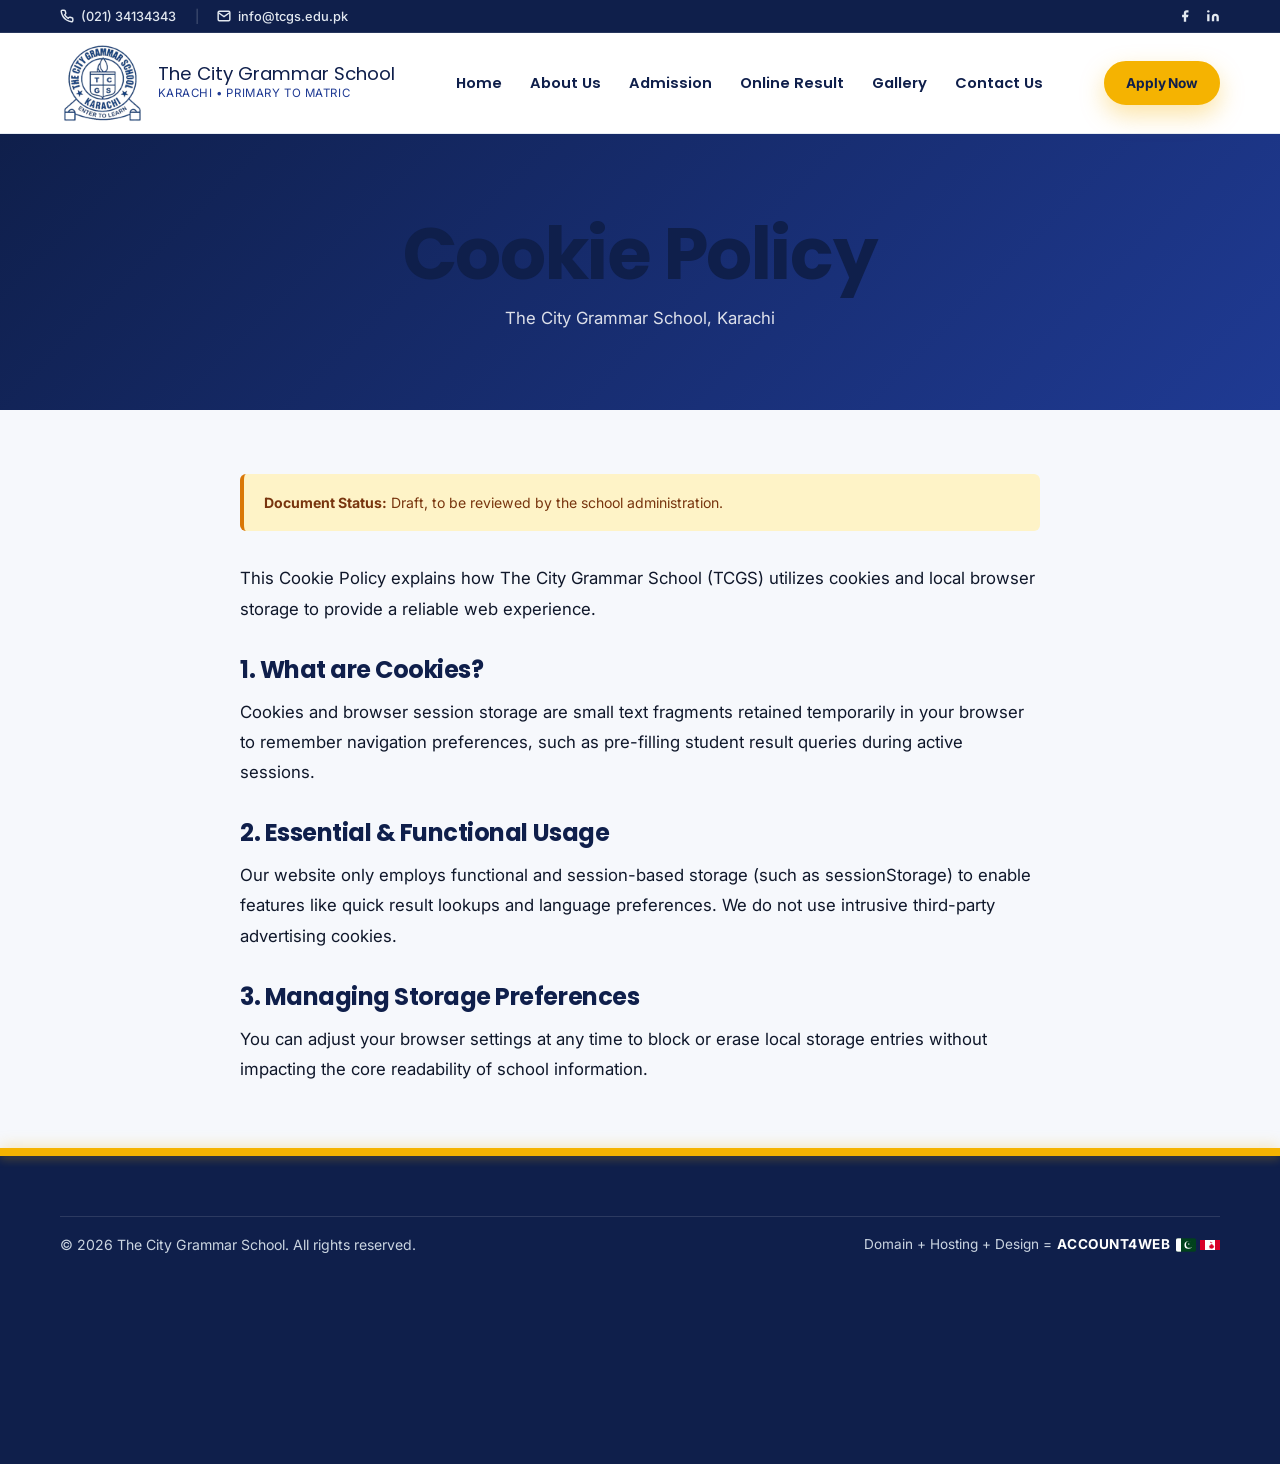
<file: cookie-policy.html>
<!-- Draft, to be reviewed by the school -->
<!DOCTYPE html>
<html lang="en" dir="ltr">
<head>
  <meta charset="UTF-8">
  <meta name="viewport" content="width=device-width, initial-scale=1.0">
  <title>Cookie Policy | The City Grammar School Karachi</title>
  <meta name="description" content="Cookie Policy for The City Grammar School, Karachi.">
  <link rel="icon" type="image/png" href="Favicon.png">
  <link rel="preconnect" href="https://fonts.googleapis.com">
  <link rel="preconnect" href="https://fonts.gstatic.com" crossorigin>
  <link rel="stylesheet" href="https://fonts.googleapis.com/css2?family=Inter:wght@400;500;600;700&family=Poppins:wght@600;700;800&display=swap">
  <link rel="stylesheet" href="css/main.css?v=3.6">
  <style>
    .legal-hero {
      background: linear-gradient(135deg, #0F1F4B 0%, #1F3A93 100%);
      color: #FFFFFF;
      padding: clamp(3.5rem, 6vw, 5rem) 0;
      text-align: center;
    }
    .legal-content {
      padding: clamp(3rem, 5vw, 4.5rem) 0;
      max-width: 800px;
      margin: 0 auto;
      line-height: 1.8;
      color: var(--color-text);
    }
    .legal-content h2 {
      color: var(--color-secondary);
      font-size: 1.5rem;
      margin-top: 2rem;
      margin-bottom: 0.75rem;
    }
    .legal-notice-box {
      background-color: #FEF3C7;
      border-left: 4px solid #D97706;
      padding: 1rem 1.25rem;
      border-radius: 6px;
      font-size: 0.88rem;
      color: #78350F;
      margin-bottom: 2rem;
    }
  </style>
</head>
<body>
  <header class="site-header" id="siteHeader">
    <div class="slim-top-bar" id="slimTopBar">
      <div class="container slim-top-container">
        <div class="slim-top-left">
          <a href="tel:+922134134343" class="slim-top-link">
            <svg width="14" height="14" viewBox="0 0 24 24" fill="none" stroke="currentColor" stroke-width="2.5"><path d="M22 16.92v3a2 2 0 0 1-2.18 2 19.79 19.79 0 0 1-8.63-3.07 19.5 19.5 0 0 1-6-6 19.79 19.79 0 0 1-3.07-8.67A2 2 0 0 1 4.11 2h3a2 2 0 0 1 2 1.72 12.84 12.84 0 0 0 .7 2.81 2 2 0 0 1-.45 2.11L8.09 9.91a16 16 0 0 0 6 6l1.27-1.27a2 2 0 0 1 2.11-.45 12.84 12.84 0 0 0 2.81.7A2 2 0 0 1 22 16.92z"></path></svg>
            <span>(021) 34134343</span>
          </a>
          <span class="slim-top-divider top-bar-email">|</span>
          <a href="mailto:info@tcgs.edu.pk" class="slim-top-link top-bar-email">
            <svg width="14" height="14" viewBox="0 0 24 24" fill="none" stroke="currentColor" stroke-width="2.5"><path d="M4 4h16c1.1 0 2 .9 2 2v12c0 1.1-.9 2-2 2H4c-1.1 0-2-.9-2-2V6c0-1.1.9-2 2-2z"></path><polyline points="22,6 12,13 2,6"></polyline></svg>
            <span>info@tcgs.edu.pk</span>
          </a>
        </div>
        <div class="slim-top-right">
          <a href="https://www.facebook.com/thecitygrammarschool/" target="_blank" rel="noopener noreferrer" class="slim-top-social" aria-label="Facebook">
            <svg width="14" height="14" viewBox="0 0 24 24" fill="currentColor"><path d="M18 2h-3a5 5 0 0 0-5 5v3H7v4h3v8h4v-8h3l1-4h-4V7a1 1 0 0 1 1-1h3z"/></svg>
          </a>
          <a href="" target="_blank" rel="noopener noreferrer" class="slim-top-social social-icon-instagram" aria-label="Instagram">
            <svg width="14" height="14" viewBox="0 0 24 24" fill="none" stroke="currentColor" stroke-width="2" stroke-linecap="round" stroke-linejoin="round"><rect x="2" y="2" width="20" height="20" rx="5" ry="5"></rect><path d="M16 11.37A4 4 0 1 1 12.63 8 4 4 0 0 1 16 11.37z"></path><line x1="17.5" y1="6.5" x2="17.51" y2="6.5"></line></svg>
          </a>
          <a href="https://www.linkedin.com/company/the-city-grammer-school/" target="_blank" rel="noopener noreferrer" class="slim-top-social" aria-label="LinkedIn">
            <svg width="14" height="14" viewBox="0 0 24 24" fill="currentColor"><path d="M16 8a6 6 0 0 1 6 6v7h-4v-7a2 2 0 0 0-2-2 2 2 0 0 0-2 2v7h-4v-7a6 6 0 0 1 6-6zM2 9h4v12H2z"/><circle cx="4" cy="4" r="2"/></svg>
          </a>
        </div>
      </div>
    </div>

    <div class="container header-main">
      <a href="index.html" class="brand-logo" aria-label="The City Grammar School Homepage">
        <img src="logo-transparent.png" alt="The City Grammar School Crest" class="brand-logo-img" width="56" height="56">
        <div class="logo-text-group">
          <span class="logo-title" style="font-weight: 400;">The City Grammar School</span>
          <span class="logo-subtitle" style="font-weight: 400;">Karachi • Primary to Matric</span>
        </div>
      </a>

      <nav class="nav-menu" id="primaryNav" aria-label="Main Navigation">
        <a href="index.html" class="nav-link">Home</a>
        <a href="about.html" class="nav-link">About Us</a>
        <a href="admission.html" class="nav-link">Admission</a>
        <a href="online-result.html" class="nav-link">Online Result</a>
        <a href="gallery.html" class="nav-link">Gallery</a>
        <a href="contact.html" class="nav-link">Contact Us</a>
      </nav>

      <div class="header-actions">
        <a href="admission.html" class="btn btn-accent btn-sm">Apply Now</a>
        <button class="mobile-nav-toggle" aria-expanded="false" aria-controls="primaryNav" aria-label="Toggle Navigation Menu">
          <svg width="24" height="24" viewBox="0 0 24 24" fill="none" stroke="currentColor" stroke-width="2"><line x1="3" y1="12" x2="21" y2="12"/><line x1="3" y1="6" x2="21" y2="6"/><line x1="3" y1="18" x2="21" y2="18"/></svg>
        </button>
      </div>
    </div>
  </header>

  <main id="mainContent">
    <section class="legal-hero">
      <div class="container">
        <h1>Cookie Policy</h1>
        <p style="color: rgba(255,255,255,0.85); margin-top: 0.5rem;">The City Grammar School, Karachi</p>
      </div>
    </section>

    <section class="container legal-content">
      <div class="legal-notice-box">
        <strong>Document Status:</strong> Draft, to be reviewed by the school administration.
      </div>

      <p>This Cookie Policy explains how The City Grammar School (TCGS) utilizes cookies and local browser storage to provide a reliable web experience.</p>

      <h2>1. What are Cookies?</h2>
      <p>Cookies and browser session storage are small text fragments retained temporarily in your browser to remember navigation preferences, such as pre-filling student result queries during active sessions.</p>

      <h2>2. Essential & Functional Usage</h2>
      <p>Our website only employs functional and session-based storage (such as sessionStorage) to enable features like quick result lookups and language preferences. We do not use intrusive third-party advertising cookies.</p>

      <h2>3. Managing Storage Preferences</h2>
      <p>You can adjust your browser settings at any time to block or erase local storage entries without impacting the core readability of school information.</p>
    </section>
  </main>

  <footer class="site-footer" aria-label="Site Footer">
    <div class="footer-top-divider" aria-hidden="true"></div>
    <div class="container footer-content">
      <div class="footer-bottom" style="margin-top: 0; padding-top: 1rem;">
        <div>&copy; <span id="currentYear"></span> The City Grammar School. All rights reserved.</div>
        <div class="footer-credits">
          <span>Domain + Hosting + Design =</span>
          <a href="https://account4web.ca" target="_blank" rel="noopener noreferrer" class="footer-credits-link" aria-label="ACCOUNT4WEB - Pakistan and Canada">
            <strong class="credits-brand">ACCOUNT4WEB</strong>
            <span class="credit-flags" aria-hidden="true">
              <svg width="20" height="14" viewBox="0 0 30 20" class="credit-flag" style="vertical-align: -2px; border-radius: 2px;">
                <rect width="30" height="20" fill="#01411C"/>
                <rect width="7.5" height="20" fill="#FFFFFF"/>
                <circle cx="18.5" cy="10" r="5.8" fill="#FFFFFF"/>
                <circle cx="20.2" cy="9.1" r="5.2" fill="#01411C"/>
                <polygon points="19.2,7 19.5,8.2 20.7,8.2 19.7,8.9 20.1,10.1 19.2,9.3 18.3,10.1 18.7,8.9 17.7,8.2 18.9,8.2" fill="#FFFFFF"/>
              </svg>
              <svg width="20" height="14" viewBox="0 0 40 20" class="credit-flag" style="vertical-align: -2px; border-radius: 2px;">
                <rect width="40" height="20" fill="#D80027"/>
                <rect x="10" width="20" height="20" fill="#FFFFFF"/>
                <path d="M20 3 l1.2 3.2 2.8-1-1.2 2.8 3.1 1.4-0.8 1.2 2.5 0.5-0.5 1.5 1.6 1-1.8 1.3 0.5 1.2-2.3-0.3-0.3 2.5-1.5-1.8-1.3 1.8-0.7-2.5-2.3 0.3 0.5-1.2-1.8-1.3 1.6-1-0.5-1.5 2.5-0.5-0.8-1.2 3.1-1.4-1.2-2.8 2.8 1z M19.6 14.5 h0.8 v3.5 h-0.8 z" fill="#D80027"/>
              </svg>
            </span>
          </a>
        </div>
      </div>
    </div>
  </footer>

  <script src="js/results-config.js" defer></script>
  <script src="js/main.js"></script>
</body>
</html>
</file>
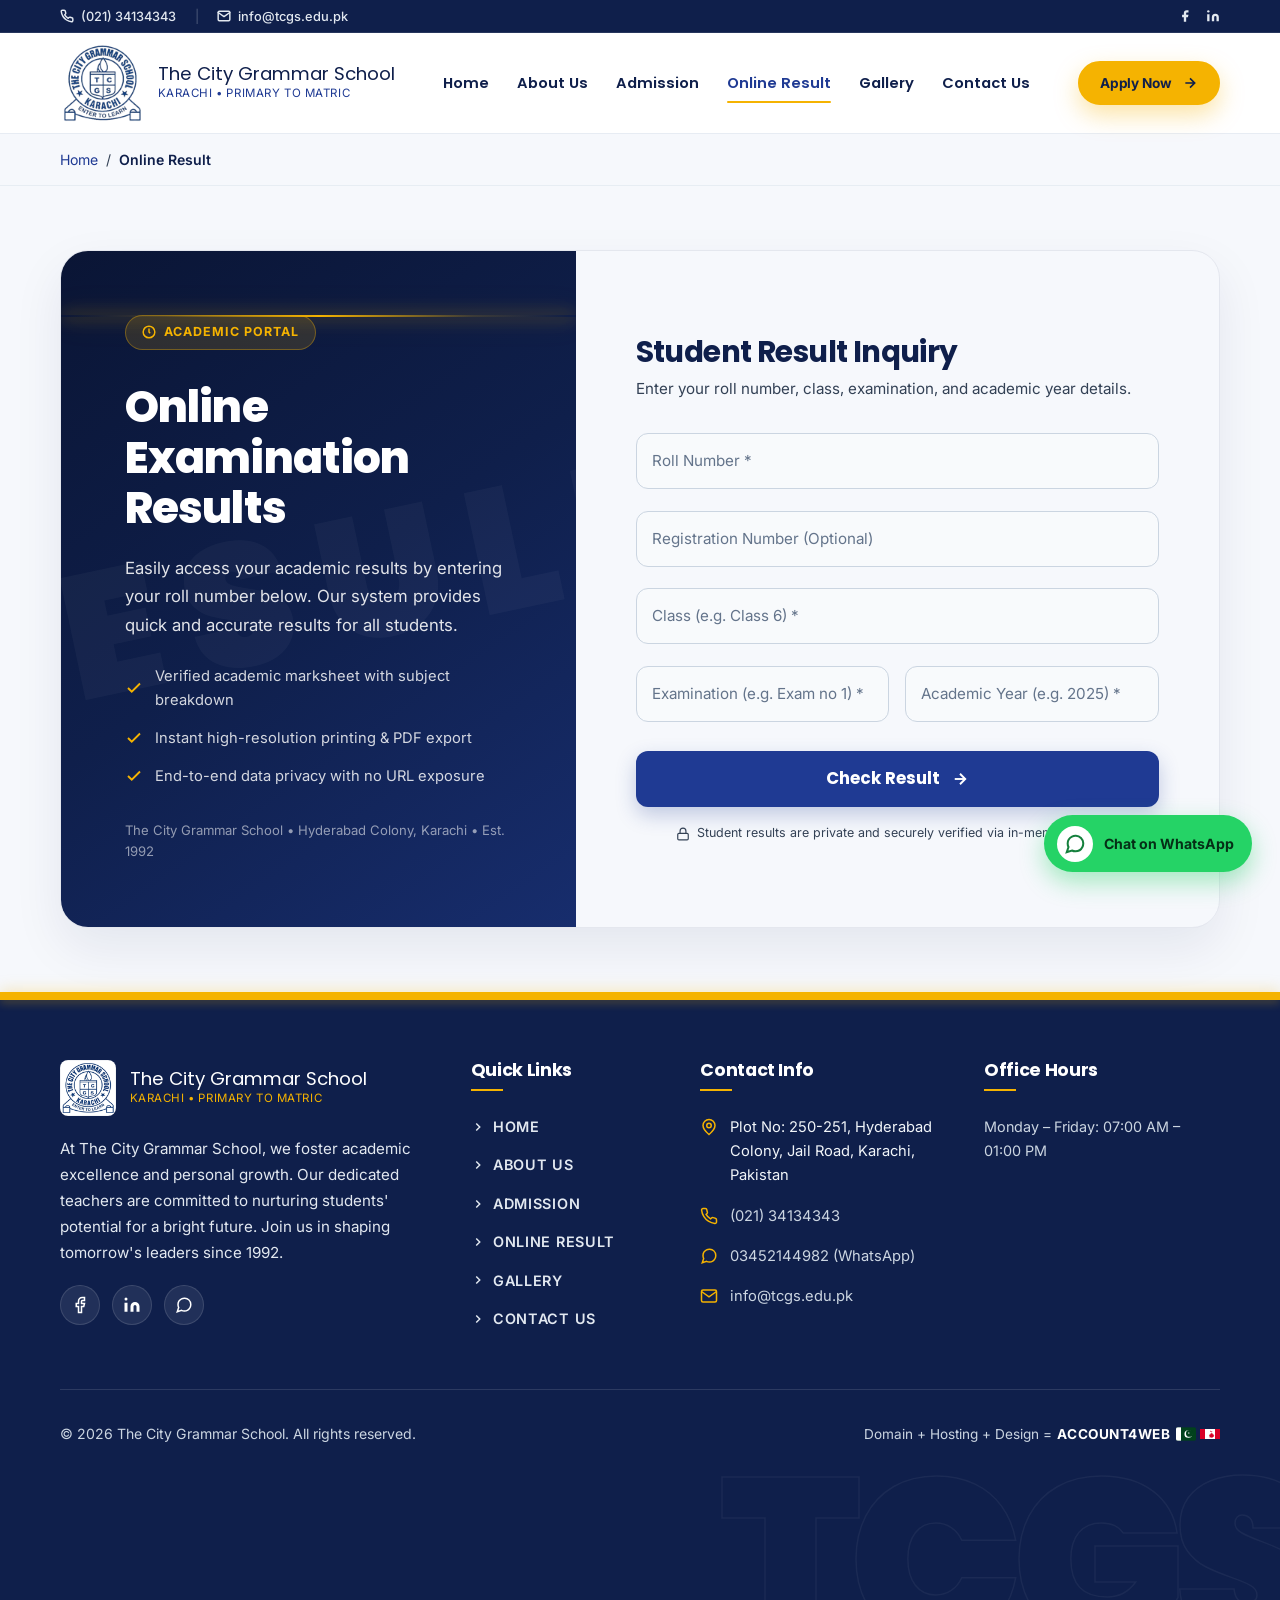
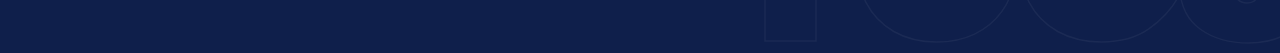
<file: online-result.html>
<!DOCTYPE html>
<html lang="en" dir="ltr">
<head>
  <meta charset="UTF-8">
  <meta name="viewport" content="width=device-width, initial-scale=1.0">
  <title>Online Result Portal | The City Grammar School Karachi</title>
  <meta name="description" content="Access official academic examination results online for students of The City Grammar School, Karachi. Enter student roll number, class and exam term.">
  <meta name="theme-color" content="#1F3A93">

  <!-- Favicon -->
  <link rel="icon" type="image/png" href="Favicon.png">

  <!-- Google Fonts -->
  <link rel="preconnect" href="https://fonts.googleapis.com">
  <link rel="preconnect" href="https://fonts.gstatic.com" crossorigin>
  <link rel="stylesheet" href="https://fonts.googleapis.com/css2?family=Inter:wght@400;500;600;700&family=Poppins:wght@600;700;800&display=swap">

  <!-- Core & Portal Stylesheets -->
  <link rel="stylesheet" href="css/main.css?v=3.6">
  <link rel="stylesheet" href="css/results.css?v=1.0">
</head>
<body>

  <!-- ==========================================
       SLIM TOP UTILITY BAR & STICKY HEADER
       ========================================== -->
  <header class="site-header" id="siteHeader">
    <div class="slim-top-bar" id="slimTopBar">
      <div class="container slim-top-container">
        <div class="slim-top-left">
          <a href="tel:+922134134343" class="slim-top-link" aria-label="Call school office">
            <svg width="14" height="14" viewBox="0 0 24 24" fill="none" stroke="currentColor" stroke-width="2.5" stroke-linecap="round" stroke-linejoin="round" aria-hidden="true"><path d="M22 16.92v3a2 2 0 0 1-2.18 2 19.79 19.79 0 0 1-8.63-3.07 19.5 19.5 0 0 1-6-6 19.79 19.79 0 0 1-3.07-8.67A2 2 0 0 1 4.11 2h3a2 2 0 0 1 2 1.72 12.84 12.84 0 0 0 .7 2.81 2 2 0 0 1-.45 2.11L8.09 9.91a16 16 0 0 0 6 6l1.27-1.27a2 2 0 0 1 2.11-.45 12.84 12.84 0 0 0 2.81.7A2 2 0 0 1 22 16.92z"></path></svg>
            <span>(021) 34134343</span>
          </a>
          <span class="slim-top-divider top-bar-email">|</span>
          <a href="mailto:info@tcgs.edu.pk" class="slim-top-link top-bar-email" aria-label="Email school office">
            <svg width="14" height="14" viewBox="0 0 24 24" fill="none" stroke="currentColor" stroke-width="2.5" stroke-linecap="round" stroke-linejoin="round" aria-hidden="true"><path d="M4 4h16c1.1 0 2 .9 2 2v12c0 1.1-.9 2-2 2H4c-1.1 0-2-.9-2-2V6c0-1.1.9-2 2-2z"></path><polyline points="22,6 12,13 2,6"></polyline></svg>
            <span>info@tcgs.edu.pk</span>
          </a>
        </div>
        <div class="slim-top-right">
          <a href="https://www.facebook.com/thecitygrammarschool/" target="_blank" rel="noopener noreferrer" class="slim-top-social" aria-label="Facebook">
            <svg width="14" height="14" viewBox="0 0 24 24" fill="currentColor" aria-hidden="true"><path d="M18 2h-3a5 5 0 0 0-5 5v3H7v4h3v8h4v-8h3l1-4h-4V7a1 1 0 0 1 1-1h3z"/></svg>
          </a>
          <a href="" target="_blank" rel="noopener noreferrer" class="slim-top-social social-icon-instagram" aria-label="Instagram">
            <svg width="14" height="14" viewBox="0 0 24 24" fill="none" stroke="currentColor" stroke-width="2" stroke-linecap="round" stroke-linejoin="round" aria-hidden="true"><rect x="2" y="2" width="20" height="20" rx="5" ry="5"></rect><path d="M16 11.37A4 4 0 1 1 12.63 8 4 4 0 0 1 16 11.37z"></path><line x1="17.5" y1="6.5" x2="17.51" y2="6.5"></line></svg>
          </a>
          <a href="https://www.linkedin.com/company/the-city-grammer-school/" target="_blank" rel="noopener noreferrer" class="slim-top-social" aria-label="LinkedIn">
            <svg width="14" height="14" viewBox="0 0 24 24" fill="currentColor" aria-hidden="true"><path d="M16 8a6 6 0 0 1 6 6v7h-4v-7a2 2 0 0 0-2-2 2 2 0 0 0-2 2v7h-4v-7a6 6 0 0 1 6-6zM2 9h4v12H2z"/><circle cx="4" cy="4" r="2"/></svg>
          </a>
        </div>
      </div>
    </div>

    <!-- Main Navigation Bar -->
    <div class="container header-main">
      <a href="index.html" class="brand-logo" aria-label="The City Grammar School Homepage">
        <img src="logo-transparent.png" alt="The City Grammar School Crest" class="brand-logo-img" width="56" height="56">
        <div class="logo-text-group">
          <span class="logo-title" style="font-weight: 400;">The City Grammar School</span>
          <span class="logo-subtitle" style="font-weight: 400;">Karachi • Primary to Matric</span>
        </div>
      </a>

      <!-- Nav Menu with Online Result between Admission & Contact Us -->
      <nav class="nav-menu" id="primaryNav" aria-label="Main Navigation">
        <a href="index.html" class="nav-link">Home</a>
        <a href="about.html" class="nav-link">About Us</a>
        <a href="admission.html" class="nav-link">Admission</a>
        <a href="online-result.html" class="nav-link active">Online Result</a>
        <a href="gallery.html" class="nav-link">Gallery</a>
        <a href="contact.html" class="nav-link">Contact Us</a>
      </nav>

      <div class="header-actions">
        <a href="admission.html" class="btn btn-accent btn-sm">
          Apply Now
          <svg width="16" height="16" viewBox="0 0 24 24" fill="none" stroke="currentColor" stroke-width="2.5"><path d="M5 12h14M12 5l7 7-7 7"/></svg>
        </a>
        <button class="mobile-nav-toggle" aria-expanded="false" aria-controls="primaryNav" aria-label="Toggle Navigation Menu">
          <svg width="24" height="24" viewBox="0 0 24 24" fill="none" stroke="currentColor" stroke-width="2"><line x1="3" y1="12" x2="21" y2="12"/><line x1="3" y1="6" x2="21" y2="6"/><line x1="3" y1="18" x2="21" y2="18"/></svg>
        </button>
      </div>
    </div>
  </header>

  <main id="mainContent">
    <!-- Breadcrumb -->
    <div style="background-color: var(--color-white); border-bottom: 1px solid rgba(226, 232, 240, 0.7); padding: 0.85rem 0;">
      <div class="container" style="font-size: 0.88rem; color: var(--color-text-muted); display: flex; align-items: center; gap: 0.5rem;">
        <a href="index.html" style="color: var(--color-primary); text-decoration: none;">Home</a>
        <span>/</span>
        <span style="color: var(--color-secondary); font-weight: 600;">Online Result</span>
      </div>
    </div>

    <!-- ==========================================
         SPLIT SCREEN ONLINE RESULT PORTAL
         ========================================== -->
    <section class="result-portal-section" aria-label="Online Examination Result Portal">
      <div class="container">
        <div class="portal-split-grid">
          
          <!-- LEFT PANEL: Deep Navy with Scanner & Stylized Lettering -->
          <div class="portal-visual-panel">
            <div class="portal-watermark" aria-hidden="true">RESULT</div>
            <div class="portal-scanner-line" aria-hidden="true"></div>

            <div class="portal-badge-pill">
              <svg width="14" height="14" viewBox="0 0 24 24" fill="none" stroke="currentColor" stroke-width="2.5"><circle cx="12" cy="12" r="10"></circle><polyline points="12 6 12 12 14 14"></polyline></svg>
              <span>Academic Portal</span>
            </div>

            <div class="portal-visual-content">
              <h1 class="portal-heading">Online Examination Results</h1>
              <p class="portal-description">
                Easily access your academic results by entering your roll number below. Our system provides quick and accurate results for all students.
              </p>

              <div class="portal-feature-list">
                <div class="portal-feature-item">
                  <svg width="18" height="18" viewBox="0 0 24 24" fill="none" stroke="currentColor" stroke-width="2.5"><polyline points="20 6 9 17 4 12"></polyline></svg>
                  <span>Verified academic marksheet with subject breakdown</span>
                </div>
                <div class="portal-feature-item">
                  <svg width="18" height="18" viewBox="0 0 24 24" fill="none" stroke="currentColor" stroke-width="2.5"><polyline points="20 6 9 17 4 12"></polyline></svg>
                  <span>Instant high-resolution printing & PDF export</span>
                </div>
                <div class="portal-feature-item">
                  <svg width="18" height="18" viewBox="0 0 24 24" fill="none" stroke="currentColor" stroke-width="2.5"><polyline points="20 6 9 17 4 12"></polyline></svg>
                  <span>End-to-end data privacy with no URL exposure</span>
                </div>
              </div>
            </div>

            <div class="portal-visual-footer">
              The City Grammar School • Hyderabad Colony, Karachi • Est. 1992
            </div>
          </div>

          <!-- RIGHT PANEL: Floating Label Form & Interactive Views -->
          <div class="portal-form-panel">
            
            <!-- Result Search Form -->
            <form id="resultSearchForm" autocomplete="off" novalidate>
              <h2 class="form-header-title">Student Result Inquiry</h2>
              <p class="form-header-subtitle">Enter your roll number, class, examination, and academic year details.</p>

              <!-- Honeypot Security Field (hidden from genuine users) -->
              <input type="text" id="website_hp" name="website_hp" style="display:none !important;" tabindex="-1" autocomplete="off">

              <!-- Roll Number Floating Group -->
              <div class="floating-group">
                <input type="text" id="rollInput" class="floating-input" placeholder=" " required>
                <label for="rollInput" class="floating-label">Roll Number *</label>
              </div>

              <!-- Registration Number Floating Group (Optional) -->
              <div class="floating-group">
                <input type="text" id="regInput" class="floating-input" placeholder=" ">
                <label for="regInput" class="floating-label">Registration Number (Optional)</label>
              </div>

              <!-- Class Manual Input -->
              <div class="floating-group">
                <input type="text" id="classInput" class="floating-input" placeholder=" " required>
                <label for="classInput" class="floating-label">Class (e.g. Class 6) *</label>
              </div>

              <!-- Exam & Year Grid Row -->
              <div class="portal-grid-row">
                <div class="floating-group">
                  <input type="text" id="examInput" class="floating-input" placeholder=" " required>
                  <label for="examInput" class="floating-label">Examination (e.g. Exam no 1) *</label>
                </div>
                <div class="floating-group">
                  <input type="text" id="yearInput" class="floating-input" placeholder=" " required>
                  <label for="yearInput" class="floating-label">Academic Year (e.g. 2025) *</label>
                </div>
              </div>

              <button type="submit" class="btn-check-result" id="btnSubmitCheck">
                <span>Check Result</span>
                <svg width="18" height="18" viewBox="0 0 24 24" fill="none" stroke="currentColor" stroke-width="2.5"><line x1="5" y1="12" x2="19" y2="12"></line><polyline points="12 5 19 12 12 19"></polyline></svg>
              </button>

              <div class="portal-privacy-note">
                <svg width="14" height="14" viewBox="0 0 24 24" fill="none" stroke="currentColor" stroke-width="2"><rect x="3" y="11" width="18" height="11" rx="2" ry="2"></rect><path d="M7 11V7a5 5 0 0 1 10 0v4"></path></svg>
                <span>Student results are private and securely verified via in-memory lookup.</span>
              </div>
            </form>

            <!-- Loading Skeleton State -->
            <div class="result-skeleton-wrap" id="resultSkeleton" aria-live="polite">
              <div class="skeleton-box" style="height: 32px; width: 60%; margin-bottom: 0.5rem;"></div>
              <div class="skeleton-box" style="height: 18px; width: 40%; margin-bottom: 1.5rem;"></div>
              <div class="skeleton-box" style="height: 70px; width: 100%; margin-bottom: 1rem;"></div>
              <div class="skeleton-box" style="height: 140px; width: 100%; margin-bottom: 1rem;"></div>
              <div class="skeleton-box" style="height: 48px; width: 100%;"></div>
            </div>

            <!-- Friendly Not Found State -->
            <div class="result-not-found-card" id="resultNotFound">
              <div class="not-found-icon-wrap">
                <svg width="28" height="28" viewBox="0 0 24 24" fill="none" stroke="currentColor" stroke-width="2.2"><circle cx="12" cy="12" r="10"></circle><line x1="12" y1="8" x2="12" y2="12"></line><line x1="12" y1="16" x2="12.01" y2="16"></line></svg>
              </div>
              <h3 class="result-not-found-title">No Result Found</h3>
              <p class="result-not-found-desc">
                No result record found matching the details entered. Please verify your roll number, class and exam term, or contact the school office for assistance.
              </p>
              <div style="display: flex; gap: 0.75rem; justify-content: center; flex-wrap: wrap;">
                <button type="button" class="btn-new-search" id="btnTryAgain">Modify Details</button>
                <a href="contact.html" class="btn-contact-support">
                  <span>Contact Office</span>
                  <svg width="15" height="15" viewBox="0 0 24 24" fill="none" stroke="currentColor" stroke-width="2"><path d="M5 12h14M12 5l7 7-7 7"/></svg>
                </a>
              </div>
            </div>

            <!-- Printable Marksheet (Unrolls like Paper) -->
            <div class="result-marksheet-container" id="resultMarksheet">
              <div class="marksheet-paper">
                
                <!-- Marksheet Header -->
                <div class="marksheet-header">
                  <div class="marksheet-header-left">
                    <img src="logo-transparent.png" alt="TCGS Logo" width="56" height="56" style="object-fit: contain;">
                    <div>
                      <div class="marksheet-school-name">The City Grammar School</div>
                      <div class="marksheet-school-sub">Official Academic Examination Marksheet • Karachi, Pakistan</div>
                    </div>
                  </div>
                  <div class="marksheet-badge-group">
                    <span class="marksheet-status-badge pass" id="msStatusBadge">Status: PASS</span>
                  </div>
                </div>

                <!-- Student Bio Grid -->
                <div class="student-bio-grid">
                  <div>
                    <div class="bio-item-label">Student Name</div>
                    <div class="bio-item-val" id="msStudentName">-</div>
                  </div>
                  <div>
                    <div class="bio-item-label">Roll Number</div>
                    <div class="bio-item-val" id="msRollNo">-</div>
                  </div>
                  <div>
                    <div class="bio-item-label">Registration No</div>
                    <div class="bio-item-val" id="msRegNo">-</div>
                  </div>
                  <div>
                    <div class="bio-item-label">Class</div>
                    <div class="bio-item-val" id="msClass">-</div>
                  </div>
                  <div>
                    <div class="bio-item-label">Examination</div>
                    <div class="bio-item-val" id="msExam">-</div>
                  </div>
                  <div>
                    <div class="bio-item-label">Academic Year</div>
                    <div class="bio-item-val" id="msYear">-</div>
                  </div>
                </div>

                <!-- Subjects Table -->
                <div class="marksheet-table-wrap">
                  <table class="marksheet-table">
                    <thead>
                      <tr>
                        <th>Subject Name</th>
                        <th class="num-col">Total Marks</th>
                        <th class="num-col">Obtained Marks</th>
                        <th class="num-col">Grade</th>
                      </tr>
                    </thead>
                    <tbody id="msSubjectRows">
                      <!-- Dynamic Rows -->
                    </tbody>
                    <tfoot>
                      <tr>
                        <td>Aggregate Totals</td>
                        <td class="num-col" id="msTotalMarks">-</td>
                        <td class="num-col" id="msObtainedMarks">-</td>
                        <td class="num-col">-</td>
                      </tr>
                    </tfoot>
                  </table>
                </div>

                <!-- Summary Row -->
                <div class="marksheet-summary-row">
                  <div class="marksheet-stat-pill">
                    <div class="stat-pill-label">Total Percentage</div>
                    <div class="stat-pill-value" id="msPercentage">-</div>
                  </div>
                  <div class="marksheet-stat-pill">
                    <div class="stat-pill-label">Overall Grade</div>
                    <div class="stat-pill-value grade-pill" id="msOverallGrade">-</div>
                  </div>
                  <div class="marksheet-stat-pill">
                    <div class="stat-pill-label">Academic Standing</div>
                    <div class="stat-pill-value" style="font-size: 1.15rem; color: #16A34A;">Promoted</div>
                  </div>
                </div>

                <!-- Marksheet Footer Actions -->
                <div class="marksheet-actions">
                  <button type="button" class="btn-new-search" id="btnNewSearch">
                    <svg width="16" height="16" viewBox="0 0 24 24" fill="none" stroke="currentColor" stroke-width="2"><polyline points="1 4 1 10 7 10"></polyline><path d="M3.51 15a9 9 0 1 0 2.13-9.36L1 10"></path></svg>
                    <span>Check Another Result</span>
                  </button>
                  <button type="button" class="btn-print" id="btnPrintMarksheet">
                    <svg width="16" height="16" viewBox="0 0 24 24" fill="none" stroke="currentColor" stroke-width="2"><polyline points="6 9 6 2 18 2 18 9"></polyline><path d="M6 18H4a2 2 0 0 1-2-2v-5a2 2 0 0 1 2-2h16a2 2 0 0 1 2 2v5a2 2 0 0 1-2 2h-2"></path><rect x="6" y="14" width="12" height="8"></rect></svg>
                    <span>Print / Download PDF</span>
                  </button>
                </div>

              </div>
            </div>

          </div>

        </div>
      </div>
    </section>
  </main>

  <!-- ==========================================
       SITE FOOTER
       ========================================== -->
  <footer class="site-footer" aria-label="Site Footer">
    <div class="footer-top-divider" aria-hidden="true"></div>
    <div class="footer-watermark" aria-hidden="true">TCGS</div>

    <div class="container footer-content">
      <div class="footer-grid">
        <!-- Brand Summary -->
        <div class="footer-brand">
          <a href="index.html" class="brand-logo" style="margin-bottom: 0.5rem;" aria-label="The City Grammar School Homepage">
            <img src="Favicon.png" alt="The City Grammar School Logo" class="brand-logo-img footer-logo-img" width="56" height="56" loading="lazy" decoding="async">
            <div class="logo-text-group">
              <span class="logo-title" style="color: #FFFFFF;" data-i18n="brand_name">The City Grammar School</span>
              <span class="logo-subtitle" style="color: var(--color-accent);" data-i18n="brand_tagline">Karachi • Primary to Matric</span>
            </div>
          </a>
          <p data-i18n="footer_para">
            At The City Grammar School, we foster academic excellence and personal growth. Our dedicated teachers are committed to nurturing students' potential for a bright future. Join us in shaping tomorrow's leaders since 1992.
          </p>
          <div class="footer-social-group">
            <a href="https://www.facebook.com/thecitygrammarschool/" target="_blank" rel="noopener noreferrer" class="social-btn" aria-label="TCGS on Facebook">
              <svg width="18" height="18" viewBox="0 0 24 24" fill="none" stroke="currentColor" stroke-width="2" aria-hidden="true"><path d="M18 2h-3a5 5 0 0 0-5 5v3H7v4h3v8h4v-8h3l1-4h-4V7a1 1 0 0 1 1-1h3z"/></svg>
            </a>
            <a href="https://www.instagram.com/" target="_blank" rel="noopener noreferrer" class="social-btn social-icon-instagram" aria-label="Instagram" style="display: none;">
              <svg width="18" height="18" viewBox="0 0 24 24" fill="none" stroke="currentColor" stroke-width="2" stroke-linecap="round" stroke-linejoin="round" aria-hidden="true"><rect x="2" y="2" width="20" height="20" rx="5" ry="5"></rect><path d="M16 11.37A4 4 0 1 1 12.63 8 4 4 0 0 1 16 11.37z"></path><line x1="17.5" y1="6.5" x2="17.51" y2="6.5"></line></svg>
            </a>
            <a href="https://www.linkedin.com/company/the-city-grammer-school/" target="_blank" rel="noopener noreferrer" class="social-btn" aria-label="TCGS on LinkedIn">
              <svg width="18" height="18" viewBox="0 0 24 24" fill="currentColor" aria-hidden="true"><path d="M16 8a6 6 0 0 1 6 6v7h-4v-7a2 2 0 0 0-2-2 2 2 0 0 0-2 2v7h-4v-7a6 6 0 0 1 6-6zM2 9h4v12H2z"/><circle cx="4" cy="4" r="2"/></svg>
            </a>
            <a href="https://wa.me/923452144982" target="_blank" rel="noopener noreferrer" class="social-btn" aria-label="TCGS on WhatsApp">
              <svg width="18" height="18" viewBox="0 0 24 24" fill="none" stroke="currentColor" stroke-width="2" aria-hidden="true"><path d="M21 11.5a8.38 8.38 0 0 1-.9 3.8 8.5 8.5 0 0 1-7.6 4.7 8.38 8.38 0 0 1-3.8-.9L3 21l1.9-5.7a8.38 8.38 0 0 1-.9-3.8 8.5 8.5 0 0 1 4.7-7.6 8.38 8.38 0 0 1 3.8-.9h.5a8.48 8.48 0 0 1 8 8v.5z"/></svg>
            </a>
          </div>
        </div>

        <!-- Quick Links Buttons -->
        <div>
          <h3 class="footer-heading" data-i18n="footer_quick_links">Quick Links</h3>
          <ul class="footer-links">
            <li><a href="index.html" class="footer-link-btn" data-i18n="nav_home"><svg width="14" height="14" viewBox="0 0 24 24" fill="none" stroke="currentColor" stroke-width="2.5"><polyline points="9 18 15 12 9 6"/></svg> Home</a></li>
            <li><a href="about.html" class="footer-link-btn" data-i18n="nav_about"><svg width="14" height="14" viewBox="0 0 24 24" fill="none" stroke="currentColor" stroke-width="2.5"><polyline points="9 18 15 12 9 6"/></svg> About Us</a></li>
            <li><a href="admission.html" class="footer-link-btn" data-i18n="nav_admission"><svg width="14" height="14" viewBox="0 0 24 24" fill="none" stroke="currentColor" stroke-width="2.5"><polyline points="9 18 15 12 9 6"/></svg> Admission</a></li>
            <li><a href="online-result.html" class="footer-link-btn"><svg width="14" height="14" viewBox="0 0 24 24" fill="none" stroke="currentColor" stroke-width="2.5"><polyline points="9 18 15 12 9 6"/></svg> Online Result</a></li>
            <li><a href="gallery.html" class="footer-link-btn" data-i18n="nav_gallery"><svg width="14" height="14" viewBox="0 0 24 24" fill="none" stroke="currentColor" stroke-width="2.5"><polyline points="9 18 15 12 9 6"/></svg> Gallery</a></li>
            <li><a href="contact.html" class="footer-link-btn" data-i18n="nav_contact"><svg width="14" height="14" viewBox="0 0 24 24" fill="none" stroke="currentColor" stroke-width="2.5"><polyline points="9 18 15 12 9 6"/></svg> Contact Us</a></li>
          </ul>
        </div>

        <!-- Campus Contact Block -->
        <div>
          <h3 class="footer-heading" data-i18n="footer_contact_info">Contact Info</h3>
          <ul class="footer-contact-list">
            <li class="footer-contact-item">
              <svg width="18" height="18" viewBox="0 0 24 24" fill="none" stroke="currentColor" stroke-width="2" aria-hidden="true"><path d="M12 2a8 8 0 0 0-8 8c0 5.25 8 12 8 12s8-6.75 8-12a8 8 0 0 0-8-8z"/><circle cx="12" cy="10" r="3"/></svg>
              <span>Plot No: 250-251, Hyderabad Colony, Jail Road, Karachi, Pakistan</span>
            </li>
            <li class="footer-contact-item">
              <svg width="18" height="18" viewBox="0 0 24 24" fill="none" stroke="currentColor" stroke-width="2" aria-hidden="true"><path d="M22 16.92v3a2 2 0 0 1-2.18 2 19.79 19.79 0 0 1-8.63-3.07 19.5 19.5 0 0 1-6-6 19.79 19.79 0 0 1-3.07-8.67A2 2 0 0 1 4.11 2h3a2 2 0 0 1 2 1.72 12.84 12.84 0 0 0 .7 2.81 2 2 0 0 1-.45 2.11L8.09 9.91a16 16 0 0 0 6 6l1.27-1.27a2 2 0 0 1 2.11-.45 12.84 12.84 0 0 0 2.81.7A2 2 0 0 1 22 16.92z"/></svg>
              <a href="tel:02134134343" style="color: #CBD5E1;">(021) 34134343</a>
            </li>
            <li class="footer-contact-item">
              <svg width="18" height="18" viewBox="0 0 24 24" fill="none" stroke="currentColor" stroke-width="2" aria-hidden="true"><path d="M21 11.5a8.38 8.38 0 0 1-.9 3.8 8.5 8.5 0 0 1-7.6 4.7 8.38 8.38 0 0 1-3.8-.9L3 21l1.9-5.7a8.38 8.38 0 0 1-.9-3.8 8.5 8.5 0 0 1 4.7-7.6 8.38 8.38 0 0 1 3.8-.9h.5a8.48 8.48 0 0 1 8 8v.5z"/></svg>
              <a href="https://wa.me/923452144982" target="_blank" rel="noopener noreferrer" style="color: #CBD5E1;">03452144982 (WhatsApp)</a>
            </li>
            <li class="footer-contact-item">
              <svg width="18" height="18" viewBox="0 0 24 24" fill="none" stroke="currentColor" stroke-width="2" aria-hidden="true"><path d="M4 4h16c1.1 0 2 .9 2 2v12c0 1.1-.9 2-2 2H4c-1.1 0-2-.9-2-2V6c0-1.1.9-2 2-2z"/><polyline points="22,6 12,13 2,6"/></svg>
              <a href="mailto:info@tcgs.edu.pk" style="color: #CBD5E1;">info@tcgs.edu.pk</a>
            </li>
          </ul>
        </div>

        <!-- Office Hours -->
        <div>
          <h3 class="footer-heading" data-i18n="live_badge_label">Office Hours</h3>
          <p style="font-size: 0.9rem; color: #CBD5E1; margin-bottom: 0;" data-i18n="timing_desc">
            Monday – Friday: 07:00 AM – 01:00 PM
          </p>
        </div>
      </div>

      <!-- Footer Bottom Bar (Policy links) -->
      <div class="footer-bottom">
        <div>
          &copy; <span id="currentYear"></span> The City Grammar School. All rights reserved.
        </div>
        <div class="footer-credits">
          <span>Domain + Hosting + Design =</span>
          <a href="https://account4web.ca" target="_blank" rel="noopener noreferrer" class="footer-credits-link" aria-label="ACCOUNT4WEB - Pakistan and Canada">
            <strong class="credits-brand">ACCOUNT4WEB</strong>
            <span class="credit-flags" aria-hidden="true">
              <svg width="20" height="14" viewBox="0 0 30 20" class="credit-flag" style="vertical-align: -2px; border-radius: 2px;">
                <rect width="30" height="20" fill="#01411C"/>
                <rect width="7.5" height="20" fill="#FFFFFF"/>
                <circle cx="18.5" cy="10" r="5.8" fill="#FFFFFF"/>
                <circle cx="20.2" cy="9.1" r="5.2" fill="#01411C"/>
                <polygon points="19.2,7 19.5,8.2 20.7,8.2 19.7,8.9 20.1,10.1 19.2,9.3 18.3,10.1 18.7,8.9 17.7,8.2 18.9,8.2" fill="#FFFFFF"/>
              </svg>
              <svg width="20" height="14" viewBox="0 0 40 20" class="credit-flag" style="vertical-align: -2px; border-radius: 2px;">
                <rect width="40" height="20" fill="#D80027"/>
                <rect x="10" width="20" height="20" fill="#FFFFFF"/>
                <path d="M20 3 l1.2 3.2 2.8-1-1.2 2.8 3.1 1.4-0.8 1.2 2.5 0.5-0.5 1.5 1.6 1-1.8 1.3 0.5 1.2-2.3-0.3-0.3 2.5-1.5-1.8-1.3 1.8-0.7-2.5-2.3 0.3 0.5-1.2-1.8-1.3 1.6-1-0.5-1.5 2.5-0.5-0.8-1.2 3.1-1.4-1.2-2.8 2.8 1z M19.6 14.5 h0.8 v3.5 h-0.8 z" fill="#D80027"/>
              </svg>
            </span>
          </a>
        </div>
      </div>
    </div>
  </footer>

  <!-- Back to Top Button -->
  <button type="button" class="back-to-top-btn" id="backToTopBtn" aria-label="Scroll to top" title="Scroll to top">
    <svg width="20" height="20" viewBox="0 0 24 24" fill="none" stroke="currentColor" stroke-width="2.5" aria-hidden="true"><polyline points="18 15 12 9 6 15"/></svg>
  </button>

  <!-- Floating WhatsApp Button -->
  <a href="https://wa.me/923452144982" target="_blank" rel="noopener noreferrer" class="whatsapp-float" aria-label="Chat with TCGS Admissions on WhatsApp">
    <div class="whatsapp-icon-circle">
      <svg width="22" height="22" viewBox="0 0 24 24" fill="none" stroke="currentColor" stroke-width="2.2" aria-hidden="true"><path d="M21 11.5a8.38 8.38 0 0 1-.9 3.8 8.5 8.5 0 0 1-7.6 4.7 8.38 8.38 0 0 1-3.8-.9L3 21l1.9-5.7a8.38 8.38 0 0 1-.9-3.8 8.5 8.5 0 0 1 4.7-7.6 8.38 8.38 0 0 1 3.8-.9h.5a8.48 8.48 0 0 1 8 8v.5z"/></svg>
    </div>
    <span>Chat on WhatsApp</span>
  </a>

  <!-- Scripts -->
  <script src="js/results-config.js" defer></script>
  <script src="js/results-data.js"></script>
  <script src="js/results-portal.js"></script>
  <script src="js/main.js"></script>
</body>
</html>
</file>
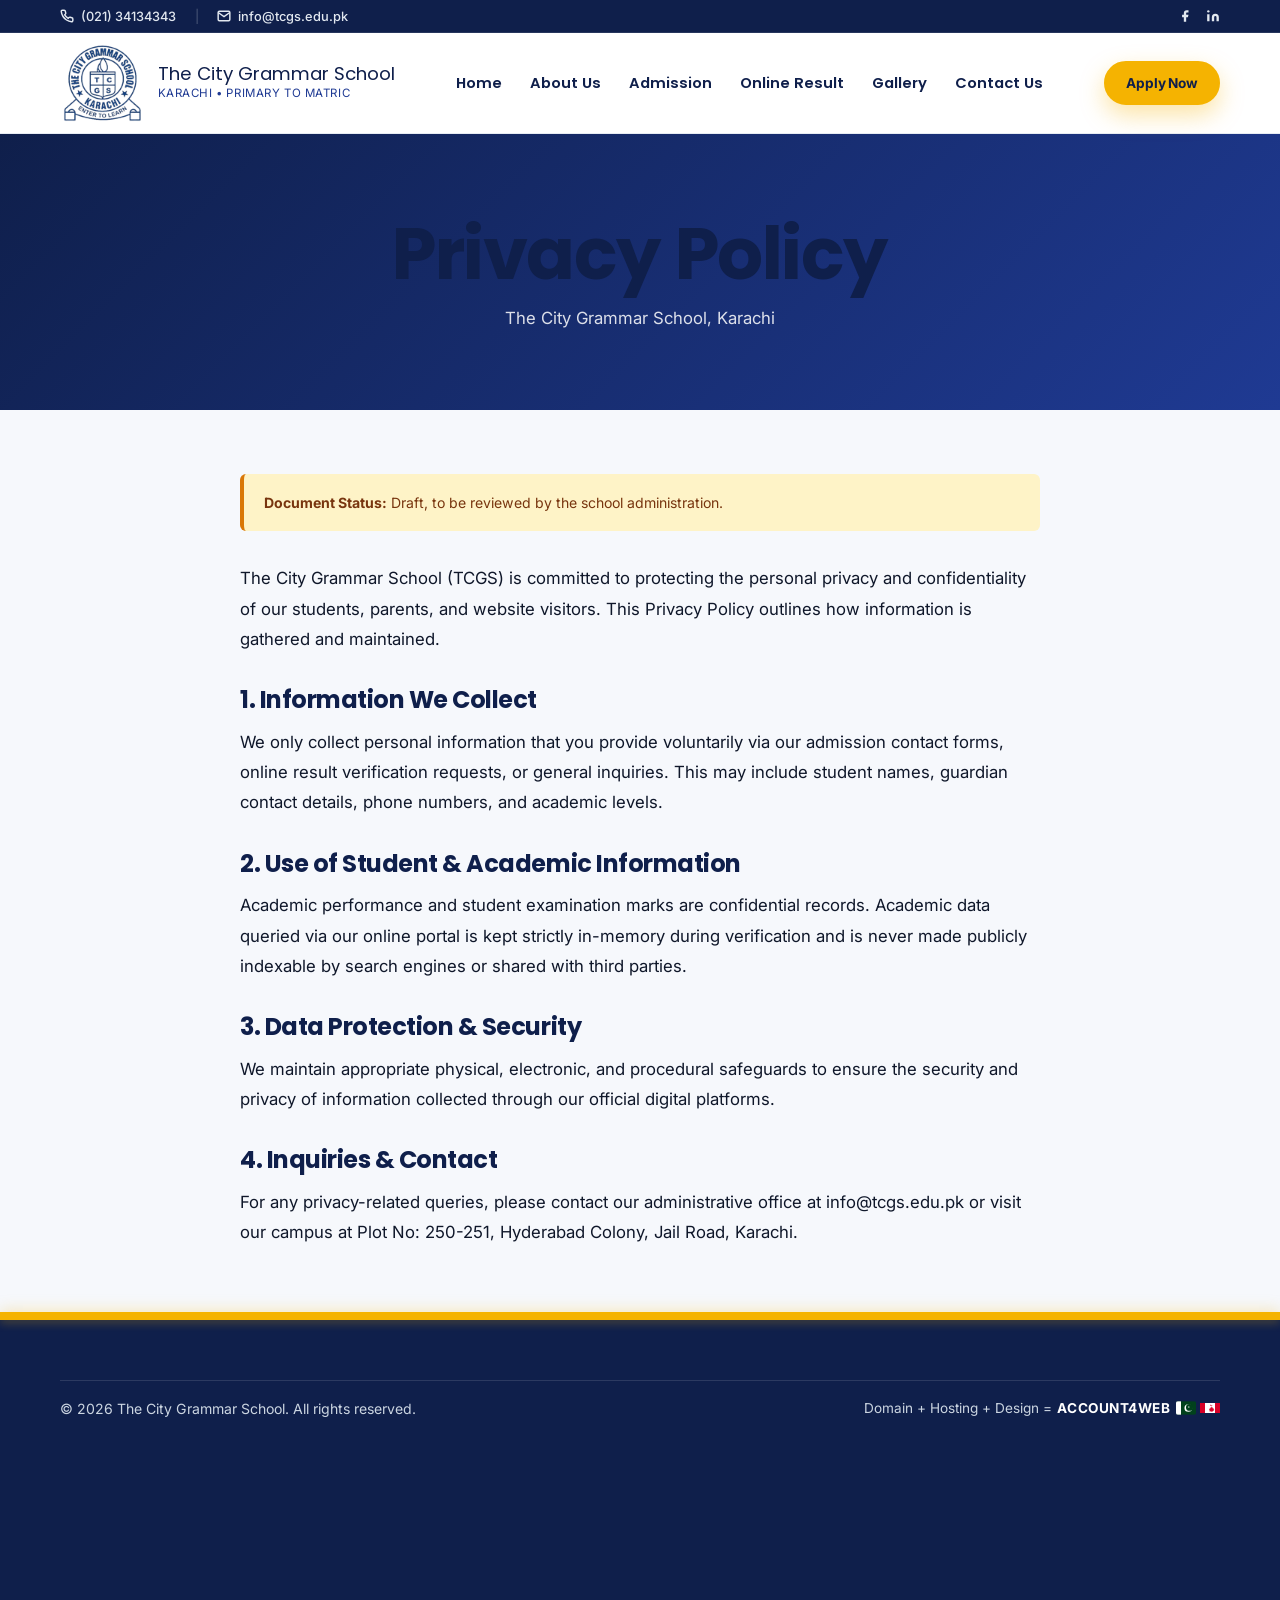
<file: privacy-policy.html>
<!-- Draft, to be reviewed by the school -->
<!DOCTYPE html>
<html lang="en" dir="ltr">
<head>
  <meta charset="UTF-8">
  <meta name="viewport" content="width=device-width, initial-scale=1.0">
  <title>Privacy Policy | The City Grammar School Karachi</title>
  <meta name="description" content="Privacy Policy for The City Grammar School, Karachi.">
  <link rel="icon" type="image/png" href="Favicon.png">
  <link rel="preconnect" href="https://fonts.googleapis.com">
  <link rel="preconnect" href="https://fonts.gstatic.com" crossorigin>
  <link rel="stylesheet" href="https://fonts.googleapis.com/css2?family=Inter:wght@400;500;600;700&family=Poppins:wght@600;700;800&display=swap">
  <link rel="stylesheet" href="css/main.css?v=3.6">
  <style>
    .legal-hero {
      background: linear-gradient(135deg, #0F1F4B 0%, #1F3A93 100%);
      color: #FFFFFF;
      padding: clamp(3.5rem, 6vw, 5rem) 0;
      text-align: center;
    }
    .legal-content {
      padding: clamp(3rem, 5vw, 4.5rem) 0;
      max-width: 800px;
      margin: 0 auto;
      line-height: 1.8;
      color: var(--color-text);
    }
    .legal-content h2 {
      color: var(--color-secondary);
      font-size: 1.5rem;
      margin-top: 2rem;
      margin-bottom: 0.75rem;
    }
    .legal-notice-box {
      background-color: #FEF3C7;
      border-left: 4px solid #D97706;
      padding: 1rem 1.25rem;
      border-radius: 6px;
      font-size: 0.88rem;
      color: #78350F;
      margin-bottom: 2rem;
    }
  </style>
</head>
<body>
  <!-- ==========================================
       HEADER
       ========================================== -->
  <header class="site-header" id="siteHeader">
    <div class="slim-top-bar" id="slimTopBar">
      <div class="container slim-top-container">
        <div class="slim-top-left">
          <a href="tel:+922134134343" class="slim-top-link">
            <svg width="14" height="14" viewBox="0 0 24 24" fill="none" stroke="currentColor" stroke-width="2.5"><path d="M22 16.92v3a2 2 0 0 1-2.18 2 19.79 19.79 0 0 1-8.63-3.07 19.5 19.5 0 0 1-6-6 19.79 19.79 0 0 1-3.07-8.67A2 2 0 0 1 4.11 2h3a2 2 0 0 1 2 1.72 12.84 12.84 0 0 0 .7 2.81 2 2 0 0 1-.45 2.11L8.09 9.91a16 16 0 0 0 6 6l1.27-1.27a2 2 0 0 1 2.11-.45 12.84 12.84 0 0 0 2.81.7A2 2 0 0 1 22 16.92z"></path></svg>
            <span>(021) 34134343</span>
          </a>
          <span class="slim-top-divider top-bar-email">|</span>
          <a href="mailto:info@tcgs.edu.pk" class="slim-top-link top-bar-email">
            <svg width="14" height="14" viewBox="0 0 24 24" fill="none" stroke="currentColor" stroke-width="2.5"><path d="M4 4h16c1.1 0 2 .9 2 2v12c0 1.1-.9 2-2 2H4c-1.1 0-2-.9-2-2V6c0-1.1.9-2 2-2z"></path><polyline points="22,6 12,13 2,6"></polyline></svg>
            <span>info@tcgs.edu.pk</span>
          </a>
        </div>
        <div class="slim-top-right">
          <a href="https://www.facebook.com/thecitygrammarschool/" target="_blank" rel="noopener noreferrer" class="slim-top-social" aria-label="Facebook">
            <svg width="14" height="14" viewBox="0 0 24 24" fill="currentColor"><path d="M18 2h-3a5 5 0 0 0-5 5v3H7v4h3v8h4v-8h3l1-4h-4V7a1 1 0 0 1 1-1h3z"/></svg>
          </a>
          <a href="" target="_blank" rel="noopener noreferrer" class="slim-top-social social-icon-instagram" aria-label="Instagram">
            <svg width="14" height="14" viewBox="0 0 24 24" fill="none" stroke="currentColor" stroke-width="2" stroke-linecap="round" stroke-linejoin="round"><rect x="2" y="2" width="20" height="20" rx="5" ry="5"></rect><path d="M16 11.37A4 4 0 1 1 12.63 8 4 4 0 0 1 16 11.37z"></path><line x1="17.5" y1="6.5" x2="17.51" y2="6.5"></line></svg>
          </a>
          <a href="https://www.linkedin.com/company/the-city-grammer-school/" target="_blank" rel="noopener noreferrer" class="slim-top-social" aria-label="LinkedIn">
            <svg width="14" height="14" viewBox="0 0 24 24" fill="currentColor"><path d="M16 8a6 6 0 0 1 6 6v7h-4v-7a2 2 0 0 0-2-2 2 2 0 0 0-2 2v7h-4v-7a6 6 0 0 1 6-6zM2 9h4v12H2z"/><circle cx="4" cy="4" r="2"/></svg>
          </a>
        </div>
      </div>
    </div>

    <div class="container header-main">
      <a href="index.html" class="brand-logo" aria-label="The City Grammar School Homepage">
        <img src="logo-transparent.png" alt="The City Grammar School Crest" class="brand-logo-img" width="56" height="56">
        <div class="logo-text-group">
          <span class="logo-title" style="font-weight: 400;">The City Grammar School</span>
          <span class="logo-subtitle" style="font-weight: 400;">Karachi • Primary to Matric</span>
        </div>
      </a>

      <nav class="nav-menu" id="primaryNav" aria-label="Main Navigation">
        <a href="index.html" class="nav-link">Home</a>
        <a href="about.html" class="nav-link">About Us</a>
        <a href="admission.html" class="nav-link">Admission</a>
        <a href="online-result.html" class="nav-link">Online Result</a>
        <a href="gallery.html" class="nav-link">Gallery</a>
        <a href="contact.html" class="nav-link">Contact Us</a>
      </nav>

      <div class="header-actions">
        <a href="admission.html" class="btn btn-accent btn-sm">Apply Now</a>
        <button class="mobile-nav-toggle" aria-expanded="false" aria-controls="primaryNav" aria-label="Toggle Navigation Menu">
          <svg width="24" height="24" viewBox="0 0 24 24" fill="none" stroke="currentColor" stroke-width="2"><line x1="3" y1="12" x2="21" y2="12"/><line x1="3" y1="6" x2="21" y2="6"/><line x1="3" y1="18" x2="21" y2="18"/></svg>
        </button>
      </div>
    </div>
  </header>

  <main id="mainContent">
    <section class="legal-hero">
      <div class="container">
        <h1>Privacy Policy</h1>
        <p style="color: rgba(255,255,255,0.85); margin-top: 0.5rem;">The City Grammar School, Karachi</p>
      </div>
    </section>

    <section class="container legal-content">
      <div class="legal-notice-box">
        <strong>Document Status:</strong> Draft, to be reviewed by the school administration.
      </div>

      <p>The City Grammar School (TCGS) is committed to protecting the personal privacy and confidentiality of our students, parents, and website visitors. This Privacy Policy outlines how information is gathered and maintained.</p>

      <h2>1. Information We Collect</h2>
      <p>We only collect personal information that you provide voluntarily via our admission contact forms, online result verification requests, or general inquiries. This may include student names, guardian contact details, phone numbers, and academic levels.</p>

      <h2>2. Use of Student & Academic Information</h2>
      <p>Academic performance and student examination marks are confidential records. Academic data queried via our online portal is kept strictly in-memory during verification and is never made publicly indexable by search engines or shared with third parties.</p>

      <h2>3. Data Protection & Security</h2>
      <p>We maintain appropriate physical, electronic, and procedural safeguards to ensure the security and privacy of information collected through our official digital platforms.</p>

      <h2>4. Inquiries & Contact</h2>
      <p>For any privacy-related queries, please contact our administrative office at <a href="mailto:info@tcgs.edu.pk">info@tcgs.edu.pk</a> or visit our campus at Plot No: 250-251, Hyderabad Colony, Jail Road, Karachi.</p>
    </section>
  </main>

  <footer class="site-footer" aria-label="Site Footer">
    <div class="footer-top-divider" aria-hidden="true"></div>
    <div class="container footer-content">
      <div class="footer-bottom" style="margin-top: 0; padding-top: 1rem;">
        <div>&copy; <span id="currentYear"></span> The City Grammar School. All rights reserved.</div>
        <div class="footer-credits">
          <span>Domain + Hosting + Design =</span>
          <a href="https://account4web.ca" target="_blank" rel="noopener noreferrer" class="footer-credits-link" aria-label="ACCOUNT4WEB - Pakistan and Canada">
            <strong class="credits-brand">ACCOUNT4WEB</strong>
            <span class="credit-flags" aria-hidden="true">
              <svg width="20" height="14" viewBox="0 0 30 20" class="credit-flag" style="vertical-align: -2px; border-radius: 2px;">
                <rect width="30" height="20" fill="#01411C"/>
                <rect width="7.5" height="20" fill="#FFFFFF"/>
                <circle cx="18.5" cy="10" r="5.8" fill="#FFFFFF"/>
                <circle cx="20.2" cy="9.1" r="5.2" fill="#01411C"/>
                <polygon points="19.2,7 19.5,8.2 20.7,8.2 19.7,8.9 20.1,10.1 19.2,9.3 18.3,10.1 18.7,8.9 17.7,8.2 18.9,8.2" fill="#FFFFFF"/>
              </svg>
              <svg width="20" height="14" viewBox="0 0 40 20" class="credit-flag" style="vertical-align: -2px; border-radius: 2px;">
                <rect width="40" height="20" fill="#D80027"/>
                <rect x="10" width="20" height="20" fill="#FFFFFF"/>
                <path d="M20 3 l1.2 3.2 2.8-1-1.2 2.8 3.1 1.4-0.8 1.2 2.5 0.5-0.5 1.5 1.6 1-1.8 1.3 0.5 1.2-2.3-0.3-0.3 2.5-1.5-1.8-1.3 1.8-0.7-2.5-2.3 0.3 0.5-1.2-1.8-1.3 1.6-1-0.5-1.5 2.5-0.5-0.8-1.2 3.1-1.4-1.2-2.8 2.8 1z M19.6 14.5 h0.8 v3.5 h-0.8 z" fill="#D80027"/>
              </svg>
            </span>
          </a>
        </div>
      </div>
    </div>
  </footer>

  <script src="js/results-config.js" defer></script>
  <script src="js/main.js"></script>
</body>
</html>
</file>
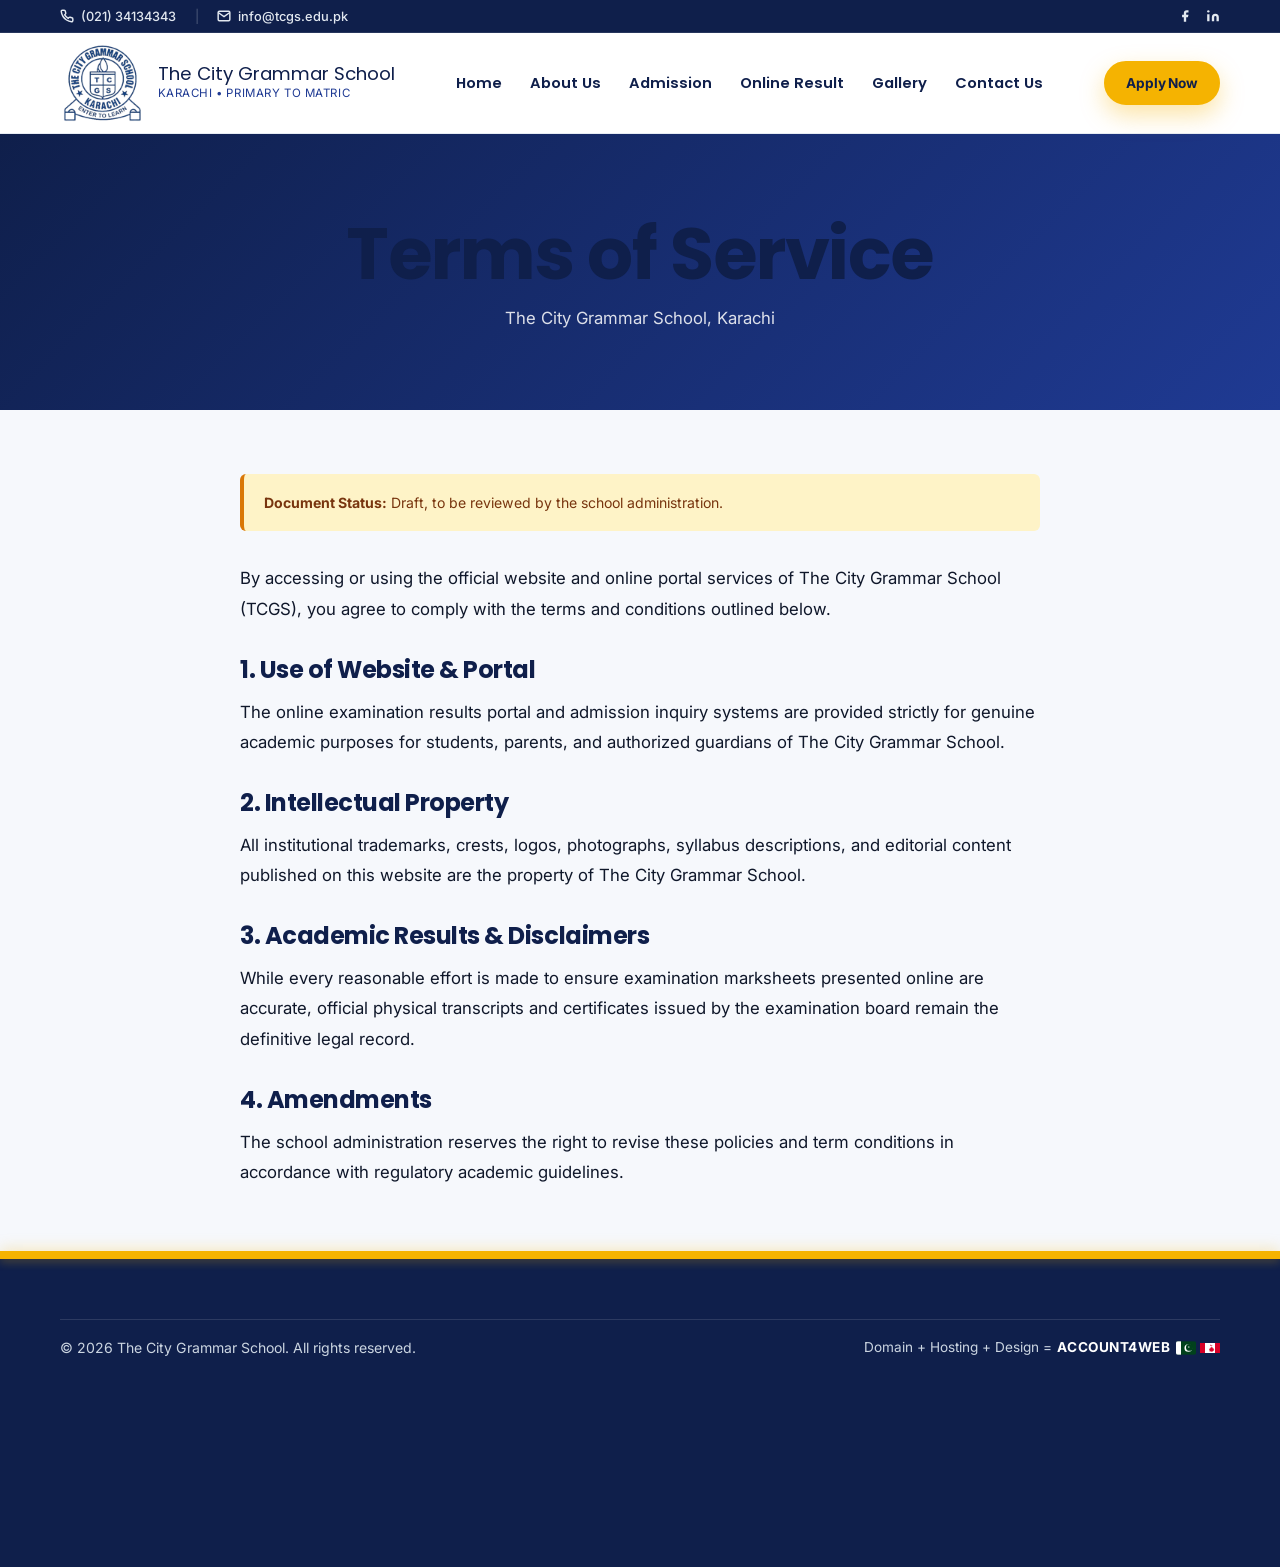
<file: terms.html>
<!-- Draft, to be reviewed by the school -->
<!DOCTYPE html>
<html lang="en" dir="ltr">
<head>
  <meta charset="UTF-8">
  <meta name="viewport" content="width=device-width, initial-scale=1.0">
  <title>Terms of Service | The City Grammar School Karachi</title>
  <meta name="description" content="Terms of Service for The City Grammar School, Karachi.">
  <link rel="icon" type="image/png" href="Favicon.png">
  <link rel="preconnect" href="https://fonts.googleapis.com">
  <link rel="preconnect" href="https://fonts.gstatic.com" crossorigin>
  <link rel="stylesheet" href="https://fonts.googleapis.com/css2?family=Inter:wght@400;500;600;700&family=Poppins:wght@600;700;800&display=swap">
  <link rel="stylesheet" href="css/main.css?v=3.6">
  <style>
    .legal-hero {
      background: linear-gradient(135deg, #0F1F4B 0%, #1F3A93 100%);
      color: #FFFFFF;
      padding: clamp(3.5rem, 6vw, 5rem) 0;
      text-align: center;
    }
    .legal-content {
      padding: clamp(3rem, 5vw, 4.5rem) 0;
      max-width: 800px;
      margin: 0 auto;
      line-height: 1.8;
      color: var(--color-text);
    }
    .legal-content h2 {
      color: var(--color-secondary);
      font-size: 1.5rem;
      margin-top: 2rem;
      margin-bottom: 0.75rem;
    }
    .legal-notice-box {
      background-color: #FEF3C7;
      border-left: 4px solid #D97706;
      padding: 1rem 1.25rem;
      border-radius: 6px;
      font-size: 0.88rem;
      color: #78350F;
      margin-bottom: 2rem;
    }
  </style>
</head>
<body>
  <header class="site-header" id="siteHeader">
    <div class="slim-top-bar" id="slimTopBar">
      <div class="container slim-top-container">
        <div class="slim-top-left">
          <a href="tel:+922134134343" class="slim-top-link">
            <svg width="14" height="14" viewBox="0 0 24 24" fill="none" stroke="currentColor" stroke-width="2.5"><path d="M22 16.92v3a2 2 0 0 1-2.18 2 19.79 19.79 0 0 1-8.63-3.07 19.5 19.5 0 0 1-6-6 19.79 19.79 0 0 1-3.07-8.67A2 2 0 0 1 4.11 2h3a2 2 0 0 1 2 1.72 12.84 12.84 0 0 0 .7 2.81 2 2 0 0 1-.45 2.11L8.09 9.91a16 16 0 0 0 6 6l1.27-1.27a2 2 0 0 1 2.11-.45 12.84 12.84 0 0 0 2.81.7A2 2 0 0 1 22 16.92z"></path></svg>
            <span>(021) 34134343</span>
          </a>
          <span class="slim-top-divider top-bar-email">|</span>
          <a href="mailto:info@tcgs.edu.pk" class="slim-top-link top-bar-email">
            <svg width="14" height="14" viewBox="0 0 24 24" fill="none" stroke="currentColor" stroke-width="2.5"><path d="M4 4h16c1.1 0 2 .9 2 2v12c0 1.1-.9 2-2 2H4c-1.1 0-2-.9-2-2V6c0-1.1.9-2 2-2z"></path><polyline points="22,6 12,13 2,6"></polyline></svg>
            <span>info@tcgs.edu.pk</span>
          </a>
        </div>
        <div class="slim-top-right">
          <a href="https://www.facebook.com/thecitygrammarschool/" target="_blank" rel="noopener noreferrer" class="slim-top-social" aria-label="Facebook">
            <svg width="14" height="14" viewBox="0 0 24 24" fill="currentColor"><path d="M18 2h-3a5 5 0 0 0-5 5v3H7v4h3v8h4v-8h3l1-4h-4V7a1 1 0 0 1 1-1h3z"/></svg>
          </a>
          <a href="" target="_blank" rel="noopener noreferrer" class="slim-top-social social-icon-instagram" aria-label="Instagram">
            <svg width="14" height="14" viewBox="0 0 24 24" fill="none" stroke="currentColor" stroke-width="2" stroke-linecap="round" stroke-linejoin="round"><rect x="2" y="2" width="20" height="20" rx="5" ry="5"></rect><path d="M16 11.37A4 4 0 1 1 12.63 8 4 4 0 0 1 16 11.37z"></path><line x1="17.5" y1="6.5" x2="17.51" y2="6.5"></line></svg>
          </a>
          <a href="https://www.linkedin.com/company/the-city-grammer-school/" target="_blank" rel="noopener noreferrer" class="slim-top-social" aria-label="LinkedIn">
            <svg width="14" height="14" viewBox="0 0 24 24" fill="currentColor"><path d="M16 8a6 6 0 0 1 6 6v7h-4v-7a2 2 0 0 0-2-2 2 2 0 0 0-2 2v7h-4v-7a6 6 0 0 1 6-6zM2 9h4v12H2z"/><circle cx="4" cy="4" r="2"/></svg>
          </a>
        </div>
      </div>
    </div>

    <div class="container header-main">
      <a href="index.html" class="brand-logo" aria-label="The City Grammar School Homepage">
        <img src="logo-transparent.png" alt="The City Grammar School Crest" class="brand-logo-img" width="56" height="56">
        <div class="logo-text-group">
          <span class="logo-title" style="font-weight: 400;">The City Grammar School</span>
          <span class="logo-subtitle" style="font-weight: 400;">Karachi • Primary to Matric</span>
        </div>
      </a>

      <nav class="nav-menu" id="primaryNav" aria-label="Main Navigation">
        <a href="index.html" class="nav-link">Home</a>
        <a href="about.html" class="nav-link">About Us</a>
        <a href="admission.html" class="nav-link">Admission</a>
        <a href="online-result.html" class="nav-link">Online Result</a>
        <a href="gallery.html" class="nav-link">Gallery</a>
        <a href="contact.html" class="nav-link">Contact Us</a>
      </nav>

      <div class="header-actions">
        <a href="admission.html" class="btn btn-accent btn-sm">Apply Now</a>
        <button class="mobile-nav-toggle" aria-expanded="false" aria-controls="primaryNav" aria-label="Toggle Navigation Menu">
          <svg width="24" height="24" viewBox="0 0 24 24" fill="none" stroke="currentColor" stroke-width="2"><line x1="3" y1="12" x2="21" y2="12"/><line x1="3" y1="6" x2="21" y2="6"/><line x1="3" y1="18" x2="21" y2="18"/></svg>
        </button>
      </div>
    </div>
  </header>

  <main id="mainContent">
    <section class="legal-hero">
      <div class="container">
        <h1>Terms of Service</h1>
        <p style="color: rgba(255,255,255,0.85); margin-top: 0.5rem;">The City Grammar School, Karachi</p>
      </div>
    </section>

    <section class="container legal-content">
      <div class="legal-notice-box">
        <strong>Document Status:</strong> Draft, to be reviewed by the school administration.
      </div>

      <p>By accessing or using the official website and online portal services of The City Grammar School (TCGS), you agree to comply with the terms and conditions outlined below.</p>

      <h2>1. Use of Website & Portal</h2>
      <p>The online examination results portal and admission inquiry systems are provided strictly for genuine academic purposes for students, parents, and authorized guardians of The City Grammar School.</p>

      <h2>2. Intellectual Property</h2>
      <p>All institutional trademarks, crests, logos, photographs, syllabus descriptions, and editorial content published on this website are the property of The City Grammar School.</p>

      <h2>3. Academic Results & Disclaimers</h2>
      <p>While every reasonable effort is made to ensure examination marksheets presented online are accurate, official physical transcripts and certificates issued by the examination board remain the definitive legal record.</p>

      <h2>4. Amendments</h2>
      <p>The school administration reserves the right to revise these policies and term conditions in accordance with regulatory academic guidelines.</p>
    </section>
  </main>

  <footer class="site-footer" aria-label="Site Footer">
    <div class="footer-top-divider" aria-hidden="true"></div>
    <div class="container footer-content">
      <div class="footer-bottom" style="margin-top: 0; padding-top: 1rem;">
        <div>&copy; <span id="currentYear"></span> The City Grammar School. All rights reserved.</div>
        <div class="footer-credits">
          <span>Domain + Hosting + Design =</span>
          <a href="https://account4web.ca" target="_blank" rel="noopener noreferrer" class="footer-credits-link" aria-label="ACCOUNT4WEB - Pakistan and Canada">
            <strong class="credits-brand">ACCOUNT4WEB</strong>
            <span class="credit-flags" aria-hidden="true">
              <svg width="20" height="14" viewBox="0 0 30 20" class="credit-flag" style="vertical-align: -2px; border-radius: 2px;">
                <rect width="30" height="20" fill="#01411C"/>
                <rect width="7.5" height="20" fill="#FFFFFF"/>
                <circle cx="18.5" cy="10" r="5.8" fill="#FFFFFF"/>
                <circle cx="20.2" cy="9.1" r="5.2" fill="#01411C"/>
                <polygon points="19.2,7 19.5,8.2 20.7,8.2 19.7,8.9 20.1,10.1 19.2,9.3 18.3,10.1 18.7,8.9 17.7,8.2 18.9,8.2" fill="#FFFFFF"/>
              </svg>
              <svg width="20" height="14" viewBox="0 0 40 20" class="credit-flag" style="vertical-align: -2px; border-radius: 2px;">
                <rect width="40" height="20" fill="#D80027"/>
                <rect x="10" width="20" height="20" fill="#FFFFFF"/>
                <path d="M20 3 l1.2 3.2 2.8-1-1.2 2.8 3.1 1.4-0.8 1.2 2.5 0.5-0.5 1.5 1.6 1-1.8 1.3 0.5 1.2-2.3-0.3-0.3 2.5-1.5-1.8-1.3 1.8-0.7-2.5-2.3 0.3 0.5-1.2-1.8-1.3 1.6-1-0.5-1.5 2.5-0.5-0.8-1.2 3.1-1.4-1.2-2.8 2.8 1z M19.6 14.5 h0.8 v3.5 h-0.8 z" fill="#D80027"/>
              </svg>
            </span>
          </a>
        </div>
      </div>
    </div>
  </footer>

  <script src="js/results-config.js" defer></script>
  <script src="js/main.js"></script>
</body>
</html>
</file>
<file: css/main.css>
/* ==========================================================================
   THE CITY GRAMMAR SCHOOL (TCGS) - CORE DESIGN SYSTEM & STYLES
   Colors: Primary #1F3A93 | Secondary #0F1F4B | Accent #F5B301 | Background #F6F8FC | Text #1E293B | Success #16A34A
   Fonts: Poppins (Headings) | Inter (Body) | Noto Nastaliq Urdu (Urdu)
   ========================================================================== */

/* Fonts loaded via async <link> in HTML for optimal performance */

:root {
  /* Brand Color Palette */
  --color-primary: #1F3A93;
  --color-primary-dark: #152865;
  --color-primary-light: #2c4eb8;
  --color-secondary: #0F1F4B;
  --color-secondary-dark: #08112b;
  --color-accent: #F5B301;
  --color-accent-hover: #e0a200;
  --color-accent-light: #fff8e6;
  --color-bg: #F6F8FC;
  --color-bg-alt: #EDF2F9;
  --color-surface: #FFFFFF;
  --color-text: #0F172A;
  --color-text-muted: #334155;
  --color-text-light: #475569;
  --color-border: #E2E8F0;
  --color-border-subtle: #F1F5F9;
  --color-success: #15803D;
  --color-success-light: #DCFCE7;
  --color-danger: #DC2626;

  /* Typography */
  --font-heading: 'Poppins', -apple-system, BlinkMacSystemFont, 'Segoe UI', Roboto, sans-serif;
  --font-body: 'Inter', -apple-system, BlinkMacSystemFont, 'Segoe UI', Roboto, sans-serif;
  --font-urdu: 'Noto Nastaliq Urdu', 'Jameel Noori Nastaleeq', 'Urdu Typesetting', serif;

  /* Spacing */
  --section-py: clamp(4rem, 8vw, 7.5rem);
  --container-max: 1240px;
  --header-height: 100px;
  --header-shrink-height: 72px;

  /* Radii & Shadows */
  --radius-sm: 8px;
  --radius-md: 14px;
  --radius-lg: 24px;
  --radius-xl: 32px;
  --radius-arch: 240px 240px 24px 24px;
  --radius-arch-rev: 24px 24px 240px 240px;
  --shadow-sm: 0 4px 12px rgba(15, 31, 75, 0.04);
  --shadow-md: 0 12px 30px rgba(15, 31, 75, 0.08);
  --shadow-lg: 0 24px 50px -10px rgba(15, 31, 75, 0.12);
  --shadow-xl: 0 35px 70px -15px rgba(15, 31, 75, 0.18);
  --shadow-gold: 0 10px 25px rgba(245, 179, 1, 0.35);

  /* Transitions */
  --transition-fast: 0.2s cubic-bezier(0.16, 1, 0.3, 1);
  --transition-normal: 0.35s cubic-bezier(0.16, 1, 0.3, 1);
  --transition-slow: 0.6s cubic-bezier(0.16, 1, 0.3, 1);
}

/* Reset & Box Sizing */
*, *::before, *::after {
  box-sizing: border-box;
  margin: 0;
  padding: 0;
}

html {
  scroll-behavior: smooth;
  font-size: 16px;
  -webkit-text-size-adjust: 100%;
  max-width: 100%;
  overflow-x: clip;
}

body {
  font-family: var(--font-body);
  color: var(--color-text);
  background-color: var(--color-bg);
  line-height: 1.65;
  width: 100%;
  max-width: 100%;
  overflow-x: clip;
  min-height: 100vh;
  display: flex;
  flex-direction: column;
}

/* Structural Safety: Clip overflow on all major section containers */
section, .section, header, footer {
  position: relative;
  overflow-x: clip;
}

/* Reduced Motion preference */
@media (prefers-reduced-motion: reduce) {
  *, *::before, *::after {
    animation-duration: 0.01ms !important;
    animation-iteration-count: 1 !important;
    transition-duration: 0.01ms !important;
    scroll-behavior: auto !important;
  }
}

/* Typography Defaults & Fluid Scaling */
h1, h2, h3, h4, h5, h6 {
  font-family: var(--font-heading);
  color: var(--color-secondary);
  line-height: 1.2;
  font-weight: 700;
  letter-spacing: -0.02em;
  overflow-wrap: anywhere;
  word-break: normal;
}

h1 { font-size: clamp(2rem, 8vw, 4.5rem); }
h2 { font-size: clamp(1.625rem, 6vw, 3rem); }
h3 { font-size: clamp(1.25rem, 4.5vw, 1.75rem); }
h4 { font-size: clamp(1.05rem, 3.5vw, 1.35rem); }

p, li, span, a, label {
  overflow-wrap: anywhere;
  word-break: normal;
}

p { margin-bottom: 1rem; color: var(--color-text); font-size: clamp(0.95rem, 2.5vw, 1.05rem); }
p:last-child { margin-bottom: 0; }
a { color: inherit; text-decoration: none; transition: var(--transition-fast); }
img, video, iframe { max-width: 100%; height: auto; display: block; }
button, input, select, textarea { font: inherit; }

/* Grid and Flex item safety */
.container, .grid, [class*="-grid"], [class*="-row"], [class*="-col"] {
  min-width: 0;
}

/* Accessible Focus States */
:focus-visible {
  outline: 3px solid var(--color-accent);
  outline-offset: 3px;
}

/* Common Layout Containers */
.container {
  width: 100%;
  max-width: var(--container-max);
  margin-left: auto;
  margin-right: auto;
  padding-left: clamp(1.25rem, 4vw, 2.5rem);
  padding-right: clamp(1.25rem, 4vw, 2.5rem);
}

.section {
  padding-top: var(--section-py);
  padding-bottom: var(--section-py);
  position: relative;
}

/* Section Header standard badge & kicker */
.section-kicker {
  display: inline-flex;
  align-items: center;
  gap: 0.5rem;
  font-size: 0.85rem;
  font-weight: 700;
  text-transform: uppercase;
  letter-spacing: 0.12em;
  color: var(--color-primary);
  background: rgba(31, 58, 147, 0.08);
  padding: 0.35rem 0.9rem;
  border-radius: 100px;
  margin-bottom: 1rem;
}

.section-kicker-gold {
  color: #784e00;
  background: var(--color-accent-light);
  border: 1px solid rgba(245, 179, 1, 0.45);
}

.section-kicker-white {
  color: #FFFFFF;
  background: rgba(255, 255, 255, 0.15);
  border: 1px solid rgba(255, 255, 255, 0.3);
}

/* Screen Reader Accessible Utility */
.sr-only {
  position: absolute;
  width: 1px;
  height: 1px;
  padding: 0;
  margin: -1px;
  overflow: hidden;
  clip: rect(0, 0, 0, 0);
  white-space: nowrap;
  border: 0;
}

/* Skip Links Permanently Hidden */
.skip-link,
.skip-to-content {
  display: none !important;
}

/* Signature Visual Motif: Underline Stroke */
.stroke-highlight {
  position: relative;
  display: inline-block;
  white-space: nowrap;
}

.stroke-highlight::after {
  content: '';
  position: absolute;
  left: -2%;
  bottom: -4px;
  width: 104%;
  height: 8px;
  background-image: url("data:image/svg+xml,%3Csvg width='200' height='12' viewBox='0 0 200 12' fill='none' xmlns='http://www.w3.org/2000/svg'%3E%3Cpath d='M2 9.5C45 2.5 145 2 198 8.5' stroke='%23F5B301' stroke-width='4' stroke-linecap='round'/%3E%3C/svg%3E");
  background-size: 100% 100%;
  background-repeat: no-repeat;
  z-index: 1;
}

/* Signature Arch Shapes */
.arch-frame {
  border-radius: var(--radius-arch);
  overflow: hidden;
  position: relative;
}

.arch-frame-rev {
  border-radius: var(--radius-arch-rev);
  overflow: hidden;
  position: relative;
}

/* Background Patterns */
.pattern-dots {
  background-image: radial-gradient(rgba(31, 58, 147, 0.15) 1.5px, transparent 1.5px);
  background-size: 20px 20px;
}

.pattern-dots-gold {
  background-image: radial-gradient(rgba(245, 179, 1, 0.25) 1.5px, transparent 1.5px);
  background-size: 20px 20px;
}

/* Buttons System */
.btn {
  display: inline-flex;
  align-items: center;
  justify-content: center;
  gap: 0.65rem;
  padding: 0.85rem 1.85rem;
  border-radius: 100px;
  font-weight: 600;
  font-size: 0.95rem;
  letter-spacing: -0.01em;
  cursor: pointer;
  border: 2px solid transparent;
  transition: all var(--transition-normal);
  text-decoration: none;
  white-space: nowrap;
  box-shadow: var(--shadow-sm);
  position: relative;
  overflow: hidden;
}

.btn:active {
  transform: scale(0.98);
}

/* Gold Apply Button (Reserved for Admission/Apply) */
.btn-accent {
  background-color: var(--color-accent);
  color: var(--color-secondary);
  box-shadow: var(--shadow-gold);
  border-color: var(--color-accent);
  font-weight: 700;
}

.btn-accent:hover {
  background-color: var(--color-accent-hover);
  border-color: var(--color-accent-hover);
  transform: translateY(-2px);
  box-shadow: 0 14px 28px rgba(245, 179, 1, 0.45);
}

/* Primary Button */
.btn-primary {
  background-color: var(--color-primary);
  color: #FFFFFF;
}

.btn-primary:hover {
  background-color: var(--color-primary-dark);
  transform: translateY(-2px);
  box-shadow: var(--shadow-md);
}

/* Outlined Button */
.btn-outline {
  background-color: transparent;
  border-color: var(--color-primary);
  color: var(--color-primary);
}

.btn-outline:hover {
  background-color: var(--color-primary);
  color: #FFFFFF;
  transform: translateY(-2px);
}

.btn-outline-white,
a.btn-outline-white,
a.btn-outline-white:visited,
a.btn-outline-white:link {
  background-color: transparent;
  border-color: rgba(255, 255, 255, 0.6);
  color: #FFFFFF !important;
}

.btn-outline-white:hover,
a.btn-outline-white:hover,
a.btn-outline-white:focus {
  border-color: #FFFFFF;
  background: rgba(255, 255, 255, 0.16);
  color: #FFFFFF !important;
  transform: translateY(-2px);
}

.btn-sm {
  padding: 0.55rem 1.25rem;
  font-size: 0.85rem;
}

.btn-lg {
  padding: 1.05rem 2.25rem;
  font-size: 1.05rem;
}

/* Live Office Hours Badge */
.live-status-pill {
  display: inline-flex;
  align-items: center;
  gap: 0.5rem;
  padding: 0.35rem 0.85rem;
  border-radius: 100px;
  font-size: 0.8rem;
  font-weight: 600;
  background: #FFFFFF;
  border: 1px solid var(--color-border);
  box-shadow: 0 2px 6px rgba(0,0,0,0.04);
}

.live-status-pill .status-dot {
  width: 8px;
  height: 8px;
  border-radius: 50%;
  position: relative;
}

.live-status-pill.is-open .status-dot {
  background-color: var(--color-success);
  box-shadow: 0 0 0 3px rgba(22, 163, 74, 0.25);
  animation: pulse-dot 2s infinite;
}

.live-status-pill.is-closed .status-dot {
  background-color: #94A3B8;
  box-shadow: 0 0 0 3px rgba(148, 163, 184, 0.2);
}

@keyframes pulse-dot {
  0% { transform: scale(0.95); box-shadow: 0 0 0 0 rgba(22, 163, 74, 0.5); }
  70% { transform: scale(1.1); box-shadow: 0 0 0 6px rgba(22, 163, 74, 0); }
  100% { transform: scale(0.95); box-shadow: 0 0 0 0 rgba(22, 163, 74, 0); }
}

/* ==========================================================================
   TOP UTILITY BAR & STICKY HEADER
   ========================================================================== */
/* ==========================================================================
   SLIM TOP UTILITY BAR (Phone, Email, Socials)
   ========================================================================== */
.slim-top-bar {
  background-color: var(--color-secondary); /* #0F1F4B Deep Navy */
  color: #FFFFFF;
  font-size: 0.8rem;
  padding: 0.35rem 0;
  border-bottom: 1px solid rgba(255, 255, 255, 0.1);
  transition: max-height 0.35s ease, opacity 0.3s ease, padding 0.35s ease;
  overflow: hidden;
  max-height: 48px;
}

.slim-top-container {
  display: flex;
  align-items: center;
  justify-content: space-between;
}

.slim-top-left {
  display: flex;
  align-items: center;
  gap: 1.15rem;
}

.slim-top-link {
  display: inline-flex;
  align-items: center;
  gap: 0.45rem;
  color: #E2E8F0;
  text-decoration: none;
  font-weight: 500;
  transition: color var(--transition-fast);
}

.slim-top-link:hover {
  color: var(--color-accent);
}

.slim-top-divider {
  color: rgba(255, 255, 255, 0.25);
  user-select: none;
}

.slim-top-right {
  display: flex;
  align-items: center;
  gap: 0.85rem;
}

.slim-top-social {
  color: #E2E8F0;
  display: inline-flex;
  align-items: center;
  justify-content: center;
  transition: color var(--transition-fast), transform var(--transition-fast);
}

.slim-top-social:hover {
  color: var(--color-accent);
  transform: translateY(-1px);
}

/* On mobile it collapses to phone + icons only */
@media (max-width: 768px) {
  .slim-top-bar {
    font-size: 0.75rem;
    padding: 0.25rem 0;
  }
  .top-bar-email {
    display: none !important;
  }
}

/* On scroll, slim top bar hides smoothly */
.site-header.scrolled .slim-top-bar {
  max-height: 0;
  opacity: 0;
  padding: 0;
  border-bottom: none;
}

.site-header {
  position: sticky;
  top: 0;
  z-index: 1000;
  background-color: rgba(255, 255, 255, 0.96);
  backdrop-filter: blur(14px);
  -webkit-backdrop-filter: blur(14px);
  border-bottom: 1px solid rgba(226, 232, 240, 0.8);
  transition: all var(--transition-normal);
}

.site-header.scrolled {
  box-shadow: 0 10px 30px rgba(15, 31, 75, 0.08);
}

.header-main {
  height: var(--header-height);
  display: flex;
  align-items: center;
  justify-content: space-between;
  transition: height var(--transition-normal);
}

.site-header.scrolled .header-main {
  height: var(--header-shrink-height);
}

/* Brand Wordmark */
.brand-logo {
  display: flex;
  align-items: center;
  gap: 0.85rem;
  text-decoration: none;
}

.brand-logo-img {
  width: 84px;
  height: 84px;
  object-fit: contain;
  flex-shrink: 0;
  display: block;
  background: transparent !important;
  transition: all var(--transition-fast);
}

.site-header.scrolled .brand-logo-img {
  width: 58px;
  height: 58px;
}

.brand-logo:hover .brand-logo-img {
  transform: scale(1.05);
}

.footer-brand .brand-logo-img {
  width: 56px;
  height: 56px;
  object-fit: contain;
  background: transparent !important;
  padding: 0;
  border-radius: 8px;
  box-shadow: none;
  filter: none;
}

.logo-crest {
  width: 48px;
  height: 48px;
  background: linear-gradient(135deg, var(--color-primary), var(--color-secondary));
  border-radius: 12px;
  display: flex;
  align-items: center;
  justify-content: center;
  color: var(--color-accent);
  box-shadow: 0 4px 10px rgba(31, 58, 147, 0.3);
  position: relative;
  overflow: hidden;
  flex-shrink: 0;
}

.logo-crest::after {
  content: '';
  position: absolute;
  top: 0;
  left: 0;
  right: 0;
  height: 3px;
  background: var(--color-accent);
}

.logo-text-group {
  display: flex;
  flex-direction: column;
}

.logo-title {
  font-family: var(--font-heading);
  font-size: 1.15rem;
  font-weight: 400 !important;
  color: var(--color-secondary);
  line-height: 1.15;
  letter-spacing: normal;
}

.logo-subtitle {
  font-size: 0.72rem;
  font-weight: 400 !important;
  color: var(--color-primary);
  letter-spacing: 0.05em;
  text-transform: uppercase;
}

/* Main Navigation */
.nav-menu {
  display: flex;
  align-items: center;
  gap: 1.75rem;
  list-style: none;
}

.nav-link {
  font-family: var(--font-heading);
  font-size: 0.92rem;
  font-weight: 600;
  color: var(--color-secondary);
  position: relative;
  padding: 0.5rem 0;
  transition: color var(--transition-fast);
}

.nav-link:hover {
  color: var(--color-primary);
}

.nav-link.active {
  color: var(--color-primary);
}

.nav-link.active::after {
  content: '';
  position: absolute;
  bottom: 0;
  left: 0;
  width: 100%;
  height: 2.5px;
  background: var(--color-accent);
  border-radius: 2px;
}

/* Header Action Controls */
.header-actions {
  display: flex;
  align-items: center;
  gap: 1rem;
}

/* Language Switcher */
.lang-switcher {
  display: inline-flex;
  align-items: center;
  background: var(--color-bg-alt);
  padding: 3px;
  border-radius: 100px;
  border: 1px solid var(--color-border);
}

.lang-btn {
  border: none;
  background: transparent;
  padding: 0.35rem 0.75rem;
  font-size: 0.8rem;
  font-weight: 700;
  color: var(--color-text-muted);
  cursor: pointer;
  border-radius: 100px;
  transition: all var(--transition-fast);
}

.lang-btn.active {
  background: #FFFFFF;
  color: var(--color-secondary);
  box-shadow: 0 2px 5px rgba(0,0,0,0.08);
}

/* Mobile Nav Toggle */
.mobile-nav-toggle {
  display: none;
  background: transparent;
  border: none;
  width: 44px;
  height: 44px;
  align-items: center;
  justify-content: center;
  cursor: pointer;
  border-radius: 8px;
  color: var(--color-secondary);
}

/* ==========================================================================
   FOOTER (Navy #0F1F4B, Flat Gold Accent Divider, Generous Safe Area)
   ========================================================================== */
.site-footer {
  background-color: var(--color-secondary);
  color: #E2E8F0;
  position: relative;
  overflow: hidden;
  margin-top: auto;
  border-top: 4px solid var(--color-accent); /* Flat gold accent divider line */
  box-shadow: 0 -2px 14px rgba(245, 179, 1, 0.25);
  padding-top: clamp(3.5rem, 5vw, 4.5rem);
  padding-bottom: clamp(6.5rem, 11vw, 8.5rem); /* Extra generous padding to keep floating buttons from covering content */
}

/* Clean Flat Top Divider Bar */
.footer-top-divider {
  position: absolute;
  top: 0;
  left: 0;
  width: 100%;
  height: 4px;
  background: var(--color-accent);
  box-shadow: 0 2px 10px rgba(245, 179, 1, 0.45);
  z-index: 2;
}

/* Hide legacy wave SVG if present */
.footer-top-wave {
  display: none !important;
}

/* Oversized "TCGS" Outline Watermark */
.footer-watermark {
  position: absolute;
  bottom: 0;
  right: -2%;
  font-family: var(--font-heading);
  font-size: clamp(6rem, 18vw, 15rem);
  font-weight: 900;
  line-height: 0.8;
  letter-spacing: -0.05em;
  color: transparent;
  -webkit-text-stroke: 1.5px rgba(255, 255, 255, 0.05);
  pointer-events: none;
  user-select: none;
  z-index: 0;
}

.footer-content {
  position: relative;
  z-index: 1;
}

.footer-grid {
  display: grid;
  grid-template-columns: 2fr 1fr 1.3fr 1.3fr;
  gap: 3rem;
  margin-bottom: 3.5rem;
}

.footer-brand p {
  color: #E2E8F0;
  font-size: 0.95rem;
  line-height: 1.7;
  margin-top: 1.25rem;
  max-width: 380px;
}

.footer-heading {
  font-size: 1.1rem;
  color: #FFFFFF;
  margin-bottom: 1.5rem;
  position: relative;
  padding-bottom: 0.6rem;
}

.footer-heading::after {
  content: '';
  position: absolute;
  bottom: 0;
  left: 0;
  width: 32px;
  height: 2px;
  background: var(--color-accent);
}

.footer-links {
  list-style: none;
  display: flex;
  flex-direction: column;
  gap: 0.75rem;
}

.footer-link-btn {
  display: inline-flex;
  align-items: center;
  gap: 0.5rem;
  color: #E2E8F0;
  font-size: 0.9rem;
  font-weight: 600;
  text-transform: uppercase;
  letter-spacing: 0.05em;
  transition: all var(--transition-fast);
}

.footer-link-btn:hover {
  color: var(--color-accent);
  transform: translateX(4px);
}

.footer-contact-list {
  list-style: none;
  display: flex;
  flex-direction: column;
  gap: 1rem;
}

.footer-contact-item {
  display: flex;
  align-items: flex-start;
  gap: 0.75rem;
  font-size: 0.92rem;
  color: #F1F5F9;
}

.footer-contact-item svg {
  flex-shrink: 0;
  margin-top: 0.2rem;
  color: var(--color-accent);
}

.footer-social-group {
  display: flex;
  gap: 0.75rem;
  margin-top: 1.25rem;
}

.social-btn {
  width: 40px;
  height: 40px;
  border-radius: 50%;
  background: rgba(255, 255, 255, 0.08);
  border: 1px solid rgba(255, 255, 255, 0.12);
  display: flex;
  align-items: center;
  justify-content: center;
  color: #FFFFFF;
  transition: all var(--transition-fast);
}

.social-btn:hover {
  background: var(--color-accent);
  color: var(--color-secondary);
  border-color: var(--color-accent);
  transform: translateY(-3px);
}

.footer-bottom {
  border-top: 1px solid rgba(255, 255, 255, 0.12);
  padding-top: 2rem;
  padding-bottom: 2rem;
  margin-bottom: clamp(1.5rem, 3.5vw, 2.5rem); /* Extra buffer so text rests above floating buttons */
  display: flex;
  justify-content: space-between;
  align-items: center;
  flex-wrap: wrap;
  gap: 1rem;
  font-size: 0.88rem;
  color: #CBD5E1;
  position: relative;
  z-index: 2;
}

/* ==========================================================================
   CALL TO ACTION BANNER (Admissions Ribbon & Banner Card)
   ========================================================================== */
.cta-banner-section {
  padding: 3rem 0;
}

.cta-banner-card {
  background: linear-gradient(135deg, var(--color-secondary) 0%, var(--color-primary) 100%);
  border-radius: var(--radius-xl);
  padding: clamp(3rem, 6vw, 4.5rem) clamp(2rem, 5vw, 4rem);
  color: #FFFFFF;
  position: relative;
  overflow: hidden;
  box-shadow: var(--shadow-xl);
}

.admissions-ribbon {
  position: absolute;
  top: 48px;
  right: -75px;
  width: 280px;
  background: var(--color-accent);
  color: var(--color-secondary);
  font-family: var(--font-heading);
  font-size: 0.78rem;
  font-weight: 800;
  text-transform: uppercase;
  letter-spacing: 0.07em;
  padding: 0.55rem 0;
  line-height: 1.2;
  text-align: center;
  white-space: nowrap;
  transform: rotate(45deg);
  transform-origin: center center;
  box-shadow: 0 4px 15px rgba(0, 0, 0, 0.18);
  pointer-events: none;
  user-select: none;
  z-index: 5;
}

html[dir="rtl"] .admissions-ribbon {
  right: auto;
  left: -75px;
  transform: rotate(-45deg);
}

.cta-banner-content {
  max-width: 680px;
  padding-inline-end: 2rem;
}

.cta-banner-content h2 {
  color: #FFFFFF;
  margin-bottom: 1rem;
}

.cta-banner-content p {
  color: #FFFFFF !important;
  font-size: 1.1rem;
  line-height: 1.7;
  margin-bottom: 2rem;
}

.cta-banner-actions {
  display: flex;
  align-items: center;
  flex-wrap: wrap;
  gap: 1.25rem;
}

.cta-banner-actions .btn-outline-white {
  background: rgba(255, 255, 255, 0.1);
  border: 1.5px solid rgba(255, 255, 255, 0.7);
  color: #FFFFFF !important;
  backdrop-filter: blur(4px);
}

.cta-banner-actions .btn-outline-white:hover {
  background: #FFFFFF;
  color: var(--color-secondary) !important;
  border-color: #FFFFFF;
}

/* ==========================================================================
   FLOATING BUTTONS (WhatsApp & Back to Top)
   ========================================================================== */
.whatsapp-float {
  position: fixed;
  bottom: 28px;
  right: 28px;
  z-index: 999;
  display: flex;
  align-items: center;
  gap: 0.65rem;
  background-color: #25D366;
  color: #052E16;
  padding: 0.65rem 1.15rem 0.65rem 0.85rem;
  border-radius: 100px;
  text-decoration: none;
  font-weight: 700;
  font-size: 0.88rem;
  box-shadow: 0 10px 25px rgba(37, 211, 102, 0.4);
  transition: all var(--transition-normal);
}

.whatsapp-float:hover {
  transform: translateY(-4px) scale(1.03);
  box-shadow: 0 16px 35px rgba(37, 211, 102, 0.55);
  color: #052E16;
}

.whatsapp-icon-circle {
  width: 36px;
  height: 36px;
  background: #FFFFFF;
  border-radius: 50%;
  display: flex;
  align-items: center;
  justify-content: center;
  color: #15803D;
  flex-shrink: 0;
}

/* Back to Top Button */
.back-to-top-btn {
  position: fixed;
  bottom: 28px;
  left: 28px;
  width: 48px;
  height: 48px;
  border-radius: 50%;
  background: var(--color-secondary);
  color: var(--color-accent);
  border: 2px solid var(--color-accent);
  box-shadow: 0 8px 24px rgba(15, 31, 75, 0.35);
  display: flex;
  align-items: center;
  justify-content: center;
  cursor: pointer;
  z-index: 998;
  opacity: 0;
  pointer-events: none;
  transform: translateY(16px) scale(0.9);
  transition: all var(--transition-normal);
}

.back-to-top-btn.is-visible {
  opacity: 1;
  pointer-events: auto;
  transform: translateY(0) scale(1);
}

.back-to-top-btn:hover {
  background: var(--color-primary);
  color: #FFFFFF;
  border-color: #FFFFFF;
  transform: translateY(-4px) scale(1.06);
  box-shadow: 0 12px 28px rgba(31, 58, 147, 0.45);
}

/* Scroll reveal utility classes */
.reveal-fade-up {
  opacity: 1;
  transform: translateY(0);
}

.reveal-fade-up.is-visible {
  opacity: 1;
  transform: translateY(0);
}

/* ==========================================================================
   URDU / RTL SPECIALIZED STYLES
   ========================================================================== */
html[dir="rtl"] {
  font-family: var(--font-urdu);
}

html[dir="rtl"] body {
  font-family: var(--font-urdu);
  line-height: 2.1;
}

html[dir="rtl"] h1,
html[dir="rtl"] h2,
html[dir="rtl"] h3,
html[dir="rtl"] h4,
html[dir="rtl"] .logo-title,
html[dir="rtl"] .nav-link,
html[dir="rtl"] .btn {
  font-family: var(--font-urdu);
  letter-spacing: 0;
  line-height: 2;
}

html[dir="rtl"] .nav-link.active::after {
  left: auto;
  right: 0;
}

html[dir="rtl"] .footer-heading::after {
  left: auto;
  right: 0;
}

html[dir="rtl"] .footer-link-btn:hover {
  transform: translateX(-4px);
}

html[dir="rtl"] .whatsapp-float {
  right: auto;
  left: 28px;
}

html[dir="rtl"] .back-to-top-btn {
  left: auto;
  right: 28px;
}

/* ==========================================================================
   RESPONSIVE DESIGN BREAKPOINTS
   ========================================================================== */
@media (max-width: 1024px) {
  :root {
    --section-py: clamp(3.5rem, 6vw, 5.5rem);
  }

  .footer-grid {
    grid-template-columns: 1fr 1fr;
    gap: 2.5rem;
  }
}

@media (max-width: 868px) {
  :root {
    --header-height: 76px;
    --section-py: clamp(3rem, 6vw, 4.5rem);
  }

  .brand-logo-img {
    width: 54px;
    height: 54px;
  }

  .logo-title {
    font-size: clamp(0.95rem, 3.6vw, 1.15rem);
  }

  .logo-subtitle {
    font-size: clamp(0.65rem, 2.4vw, 0.72rem);
  }

  .mobile-nav-toggle {
    display: flex;
  }

  .nav-menu {
    position: fixed;
    top: var(--header-height);
    left: 0;
    width: 100%;
    max-height: calc(100vh - var(--header-height));
    overflow-y: auto;
    background: #FFFFFF;
    flex-direction: column;
    padding: 1.75rem 1.5rem 2.5rem 1.5rem;
    gap: 1rem;
    border-bottom: 2px solid var(--color-border);
    box-shadow: 0 20px 40px rgba(15, 31, 75, 0.16);
    transform: translateY(-120%);
    opacity: 0;
    pointer-events: none;
    transition: all var(--transition-normal);
    z-index: 999;
  }

  .nav-menu.is-active {
    transform: translateY(0);
    opacity: 1;
    pointer-events: auto;
  }

  .nav-link {
    width: 100%;
    padding: 0.75rem 0.5rem;
    font-size: 1.05rem;
    border-bottom: 1px solid var(--color-border-subtle);
  }

  .nav-link.active::after {
    display: none;
  }

  .nav-link.active {
    color: var(--color-primary);
    background: var(--color-bg);
    border-radius: var(--radius-sm);
    padding-left: 0.75rem;
  }

  html[dir="rtl"] .nav-link.active {
    padding-left: 0.5rem;
    padding-right: 0.75rem;
  }

  .footer-grid {
    grid-template-columns: 1fr;
    gap: 2.25rem;
  }

  .footer-links {
    display: grid;
    grid-template-columns: repeat(2, minmax(0, 1fr));
    gap: 0.75rem;
  }

  .footer-watermark {
    font-size: clamp(4rem, 18vw, 9rem);
    right: 0;
    max-width: 100%;
    overflow: hidden;
  }
}

@media (max-width: 768px) {
  .whatsapp-float {
    bottom: 16px;
    right: 16px;
    width: 46px;
    height: 46px;
    padding: 0;
    justify-content: center;
    border-radius: 50%;
  }

  .whatsapp-float span {
    display: none;
  }

  .whatsapp-icon-circle {
    width: 30px;
    height: 30px;
  }

  .back-to-top-btn {
    bottom: 16px;
    left: 16px;
    width: 46px;
    height: 46px;
  }

  html[dir="rtl"] .whatsapp-float {
    right: auto;
    left: 16px;
  }

  html[dir="rtl"] .back-to-top-btn {
    left: auto;
    right: 16px;
  }

  .btn-lg {
    padding: 0.85rem 1.65rem;
    font-size: 0.95rem;
  }

  /* Admissions Ribbon & CTA on Mobile */
  .admissions-ribbon {
    position: static;
    display: inline-flex;
    align-items: center;
    justify-content: center;
    width: fit-content;
    max-width: 100%;
    transform: none;
    border-radius: 100px;
    padding: 0.45rem 1.25rem;
    font-size: 0.78rem;
    margin-bottom: 1.25rem;
    box-shadow: 0 4px 15px rgba(245, 179, 1, 0.35);
  }

  html[dir="rtl"] .admissions-ribbon {
    transform: none;
    left: auto;
    right: auto;
  }

  .cta-banner-content {
    padding-inline-end: 0;
  }

  .cta-banner-actions .btn {
    width: 100%;
    justify-content: center;
  }
}

@media (max-width: 480px) {
  :root {
    --header-height: 68px;
  }

  .brand-logo-img {
    width: 44px;
    height: 44px;
  }

  .header-actions .btn {
    display: none; /* Displayed inside slide-down mobile menu */
  }

  .header-actions {
    gap: 0.5rem;
  }

  .lang-btn {
    padding: 0.25rem 0.55rem;
    font-size: 0.75rem;
  }

  .container {
    padding-left: 16px;
    padding-right: 16px;
  }

  .site-footer {
    padding-bottom: 8.5rem; /* Ensures ample clearance for floating buttons on all mobile screens */
  }

  .footer-bottom {
    flex-direction: column;
    text-align: center;
    gap: 0.75rem;
    padding-bottom: 1.5rem;
    margin-bottom: 1rem;
  }
}

@media (max-width: 360px) {
  .brand-logo-img {
    width: 38px;
    height: 38px;
  }

  .logo-title {
    font-size: 0.9rem;
  }

  .logo-subtitle {
    font-size: 0.62rem;
  }

  .whatsapp-float,
  .back-to-top-btn {
    bottom: 12px;
    width: 42px;
    height: 42px;
  }

  .whatsapp-float { right: 12px; }
  .back-to-top-btn { left: 12px; }

  html[dir="rtl"] .whatsapp-float { left: 12px; right: auto; }
  html[dir="rtl"] .back-to-top-btn { right: 12px; left: auto; }
}

/* ==========================================================================
   ERROR PAGES (404 & 500)
   ========================================================================== */
.error-page-section {
  padding: clamp(4rem, 8vw, 7rem) 0;
  text-align: center;
  position: relative;
  background: linear-gradient(180deg, #F6F8FC 0%, #FFFFFF 100%);
  min-height: calc(100vh - 200px);
  display: flex;
  align-items: center;
  justify-content: center;
}

.error-card-container {
  max-width: 680px;
  margin: 0 auto;
  position: relative;
  z-index: 2;
}

.error-badge-sticker {
  display: inline-flex;
  align-items: center;
  gap: 0.5rem;
  padding: 0.4rem 1.15rem;
  background: var(--color-accent-light);
  border: 1.5px solid var(--color-accent);
  color: #92400e;
  border-radius: 100px;
  font-size: 0.85rem;
  font-weight: 700;
  margin-bottom: 1.5rem;
}

.error-code-graphic {
  font-family: var(--font-heading);
  font-size: clamp(5.5rem, 16vw, 10rem);
  font-weight: 900;
  line-height: 0.95;
  color: var(--color-primary);
  margin-bottom: 1rem;
  letter-spacing: -0.04em;
  background: linear-gradient(135deg, #0F1F4B 0%, #1F3A93 50%, #F5B301 100%);
  -webkit-background-clip: text;
  -webkit-text-fill-color: transparent;
  user-select: none;
}

.error-heading {
  font-size: clamp(1.75rem, 4.5vw, 2.5rem);
  color: var(--color-secondary);
  margin-bottom: 1rem;
}

.error-lead {
  font-size: clamp(1rem, 2vw, 1.15rem);
  color: var(--color-text-muted);
  max-width: 540px;
  margin: 0 auto 2.5rem auto;
  line-height: 1.7;
}

.error-actions-group {
  display: flex;
  align-items: center;
  justify-content: center;
  gap: 1rem;
  flex-wrap: wrap;
  margin-bottom: 3rem;
}

.error-quick-links-grid {
  display: grid;
  grid-template-columns: repeat(3, minmax(0, 1fr));
  gap: 1rem;
  text-align: left;
}

.error-link-tile {
  background: #FFFFFF;
  border: 1.5px solid var(--color-border);
  border-radius: var(--radius-md);
  padding: 1.25rem;
  text-decoration: none;
  transition: all var(--transition-fast);
  display: block;
}

.error-link-tile:hover {
  border-color: var(--color-primary);
  transform: translateY(-3px);
  box-shadow: var(--shadow-sm);
}

.error-link-tile h4 {
  font-size: 0.95rem;
  color: var(--color-secondary);
  margin-bottom: 0.25rem;
}

.error-link-tile p {
  font-size: 0.8rem;
  color: var(--color-text-muted);
  margin-bottom: 0;
  line-height: 1.4;
}

@media (max-width: 640px) {
  .error-actions-group .btn {
    width: 100%;
  }
  .error-quick-links-grid {
    grid-template-columns: minmax(0, 1fr);
  }
}

/* ==========================================================================
   NEWSLETTER STRIP (Above Footer)
   ========================================================================== */
.newsletter-strip-section {
  background: linear-gradient(135deg, #0F1F4B 0%, #1A3482 100%);
  color: #FFFFFF;
  padding: clamp(2.5rem, 5vw, 3.5rem) 0;
  border-top: 1px solid rgba(255, 255, 255, 0.08);
  position: relative;
  z-index: 5;
}

.newsletter-strip-container {
  display: flex;
  align-items: center;
  justify-content: space-between;
  gap: 2rem;
  flex-wrap: wrap;
}

.newsletter-strip-text {
  flex: 1;
  min-width: 280px;
}

.newsletter-title {
  font-family: var(--font-heading);
  font-size: clamp(1.35rem, 2.5vw, 1.8rem);
  font-weight: 700;
  color: #FFFFFF;
  margin-bottom: 0.35rem;
}

.newsletter-desc {
  font-size: 0.95rem;
  color: rgba(255, 255, 255, 0.82);
  margin-bottom: 0;
}

.newsletter-strip-form {
  flex: 1;
  min-width: 280px;
  max-width: 500px;
  position: relative;
}

.newsletter-input-group {
  display: flex;
  align-items: center;
  background: rgba(255, 255, 255, 0.08);
  border: 1.5px solid rgba(255, 255, 255, 0.25);
  border-radius: 100px;
  padding: 4px;
  transition: all var(--transition-fast);
}

.newsletter-input-group:focus-within {
  border-color: var(--color-accent);
  background: rgba(255, 255, 255, 0.15);
  box-shadow: 0 0 0 4px rgba(245, 179, 1, 0.18);
}

.newsletter-input {
  flex: 1;
  background: transparent;
  border: none;
  outline: none;
  color: #FFFFFF;
  padding: 0.65rem 1.25rem;
  font-size: 0.95rem;
  font-family: var(--font-body);
}

.newsletter-input::placeholder {
  color: rgba(255, 255, 255, 0.6);
}

/* Primary Blue subscribe button (not gold as requested) */
.btn-newsletter-subscribe {
  background-color: var(--color-primary); /* Primary Blue #1F3A93 */
  color: #FFFFFF;
  border: 1px solid rgba(255, 255, 255, 0.2);
  padding: 0.65rem 1.5rem;
  border-radius: 100px;
  font-family: var(--font-heading);
  font-weight: 700;
  font-size: 0.92rem;
  cursor: pointer;
  transition: all var(--transition-fast);
  white-space: nowrap;
}

.btn-newsletter-subscribe:hover {
  background-color: #172D6D;
  box-shadow: 0 4px 14px rgba(31, 58, 147, 0.35);
}

.newsletter-feedback-msg {
  font-size: 0.82rem;
  margin-top: 0.5rem;
  padding-left: 1rem;
  display: none;
}

.newsletter-feedback-msg.success {
  display: block;
  color: #4ADE80; /* Green success state */
  font-weight: 600;
}

.newsletter-feedback-msg.error {
  display: block;
  color: #F87171;
  font-weight: 600;
}

/* Legal links in footer bottom */
.footer-legal-links {
  display: flex;
  align-items: center;
  gap: 0.75rem;
  flex-wrap: wrap;
}

.footer-legal-links a {
  color: #E2E8F0;
  font-size: 0.82rem;
  text-decoration: none;
  transition: color var(--transition-fast);
}

.footer-legal-links a:hover {
  color: var(--color-accent);
}

/* Footer Developer Credits */
.footer-credits {
  color: #CBD5E1;
  font-size: clamp(0.7rem, 2.5vw, 0.85rem);
  display: inline-flex;
  align-items: center;
  justify-content: center;
  gap: 0.35rem;
  flex-wrap: nowrap !important;
  white-space: nowrap !important;
  max-width: 100%;
}

.footer-credits-link {
  color: #FFFFFF;
  font-size: inherit;
  text-decoration: none;
  display: inline-flex;
  align-items: center;
  gap: 0.35rem;
  flex-wrap: nowrap !important;
  white-space: nowrap !important;
  flex-shrink: 0 !important;
  transition: color var(--transition-fast);
}

.footer-credits-link:hover {
  color: var(--color-accent);
}

.footer-credits-link .credits-brand {
  color: #FFFFFF;
  font-weight: 700;
  letter-spacing: 0.04em;
  white-space: nowrap !important;
  transition: color var(--transition-fast);
}

.footer-credits-link:hover .credits-brand {
  color: var(--color-accent);
}

.footer-credits-link .credit-flags {
  display: inline-flex;
  align-items: center;
  gap: 0.25rem;
  white-space: nowrap !important;
  flex-shrink: 0 !important;
}

.footer-credits-link .credit-flag {
  display: inline-block;
  vertical-align: middle;
  border-radius: 2px;
  flex-shrink: 0 !important;
}

/* Instagram URL Visibility Rule:
   Hidden by default when href is empty or "#", shown only when valid */
.social-icon-instagram[href=""],
.social-icon-instagram[href="#"],
.social-icon-instagram:not([href*="instagram.com"]) {
  display: none !important;
}
</file>
<file: css/home.css>
/* ==========================================================================
   THE CITY GRAMMAR SCHOOL (TCGS) - HOME PAGE LAYOUT STYLES
   Every section has a distinct layout structure
   ========================================================================== */

/* --------------------------------------------------------------------------
   1. HERO SECTION - Asymmetric Split (60/40) with Floating Chips & Rotating Badge
   -------------------------------------------------------------------------- */
.home-hero {
  position: relative;
  padding-top: clamp(3rem, 6vw, 5.5rem);
  padding-bottom: clamp(4rem, 8vw, 6.5rem);
  background: linear-gradient(180deg, #F6F8FC 0%, #FFFFFF 100%);
  overflow: hidden;
}

.hero-grid {
  display: grid;
  grid-template-columns: 1.15fr 0.85fr;
  align-items: center;
  gap: clamp(2rem, 5vw, 4.5rem);
}

.hero-content {
  position: relative;
  z-index: 2;
}

.hero-headline {
  font-size: clamp(2.5rem, 5.2vw, 4.3rem);
  font-weight: 800;
  line-height: 1.12;
  color: var(--color-secondary);
  margin-bottom: 1.5rem;
  letter-spacing: -0.03em;
}

.hero-subtext {
  font-size: clamp(1.05rem, 1.8vw, 1.25rem);
  color: var(--color-text-muted);
  max-width: 540px;
  margin-bottom: 2.25rem;
  line-height: 1.7;
}

.hero-actions {
  display: flex;
  align-items: center;
  flex-wrap: wrap;
  gap: 1.25rem;
  margin-bottom: 2.5rem;
}

.hero-highlights-row {
  display: flex;
  align-items: center;
  gap: 2rem;
  padding-top: 1.5rem;
  border-top: 1px solid var(--color-border);
}

.hero-trust-item {
  display: flex;
  align-items: center;
  gap: 0.6rem;
  font-size: 0.88rem;
  font-weight: 600;
  color: var(--color-secondary);
}

.hero-trust-item svg {
  color: var(--color-success);
}

/* Hero Right Visual Column with Arch & Orbiting Chips */
.hero-visual {
  position: relative;
  display: flex;
  justify-content: center;
  align-items: center;
}

.hero-arch-container {
  position: relative;
  width: 100%;
  max-width: 440px;
}

.hero-arch-card {
  width: 100%;
  height: 540px;
  border-radius: var(--radius-arch);
  overflow: hidden;
  position: relative;
  box-shadow: var(--shadow-xl);
  border: 8px solid #FFFFFF;
  background: #CBD5E1;
}

.hero-arch-img {
  width: 100%;
  height: 100%;
  object-fit: cover;
  object-position: top center;
  transition: transform var(--transition-slow);
}

.hero-arch-card:hover .hero-arch-img {
  transform: scale(1.04);
}

/* Floating Glass Chips with subtle orbital float */
.glass-chip {
  position: absolute;
  background: rgba(255, 255, 255, 0.88);
  backdrop-filter: blur(12px);
  -webkit-backdrop-filter: blur(12px);
  border: 1px solid rgba(255, 255, 255, 0.95);
  box-shadow: 0 12px 30px rgba(15, 31, 75, 0.14);
  padding: 0.65rem 1.15rem;
  border-radius: 100px;
  display: inline-flex;
  align-items: center;
  gap: 0.6rem;
  font-size: 0.85rem;
  font-weight: 700;
  color: var(--color-secondary);
  z-index: 3;
  animation: chip-float 4s ease-in-out infinite alternate;
}

.chip-icon {
  width: 28px;
  height: 28px;
  border-radius: 50%;
  background: var(--color-accent-light);
  color: #a86e00;
  display: flex;
  align-items: center;
  justify-content: center;
}

.chip-1 { top: 10%; left: -8%; animation-delay: 0s; }
.chip-2 { top: 38%; right: -12%; animation-delay: 1.2s; }
.chip-3 { bottom: 26%; left: -10%; animation-delay: 2.1s; }
.chip-4 { bottom: 8%; right: -6%; animation-delay: 3s; }

@keyframes chip-float {
  0% { transform: translateY(0px) rotate(0deg); }
  100% { transform: translateY(-12px) rotate(1.5deg); }
}

/* Rotating Circular Text Badge */
.hero-rotating-badge {
  position: absolute;
  top: -24px;
  right: -24px;
  width: 120px;
  height: 120px;
  z-index: 4;
}

.rotating-circle-svg {
  width: 100%;
  height: 100%;
  animation: rotate-continuous 16s linear infinite;
  transform-origin: center;
}

.badge-center-icon {
  position: absolute;
  top: 50%;
  left: 50%;
  transform: translate(-50%, -50%);
  width: 48px;
  height: 48px;
  background: var(--color-accent);
  color: var(--color-secondary);
  border-radius: 50%;
  display: flex;
  align-items: center;
  justify-content: center;
  font-size: 1.25rem;
  box-shadow: 0 4px 15px rgba(245, 179, 1, 0.4);
}

@keyframes rotate-continuous {
  from { transform: rotate(0deg); }
  to { transform: rotate(360deg); }
}

/* --------------------------------------------------------------------------
   2. VALUES MARQUEE - Infinite Continuous Ticker Band
   -------------------------------------------------------------------------- */
.marquee-band {
  background-color: var(--color-secondary);
  color: #FFFFFF;
  padding: 1.1rem 0;
  overflow: hidden;
  position: relative;
  white-space: nowrap;
  border-top: 1px solid rgba(255, 255, 255, 0.08);
  border-bottom: 2px solid var(--color-accent);
}

.marquee-track {
  display: inline-flex;
  align-items: center;
  animation: marquee-scroll 24s linear infinite;
}

.marquee-item {
  display: inline-flex;
  align-items: center;
  gap: 1.5rem;
  padding: 0 1.5rem;
  font-family: var(--font-heading);
  font-size: 1.05rem;
  font-weight: 700;
  letter-spacing: 0.06em;
  text-transform: uppercase;
  color: #F8FAFC;
}

.marquee-star {
  color: var(--color-accent);
  font-size: 1.2rem;
}

@keyframes marquee-scroll {
  from { transform: translateX(0); }
  to { transform: translateX(-50%); }
}

/* --------------------------------------------------------------------------
   3. FOUNDER'S PHILOSOPHY - Grand Editorial Showcase Card
   -------------------------------------------------------------------------- */
.founder-showcase-section {
  background: var(--color-bg, #F6F8FC);
  padding: clamp(4.5rem, 7vw, 6.5rem) 0;
  position: relative;
  overflow: visible;
}

.founder-grand-card {
  max-width: 1240px;
  width: 100%;
  margin: 0 auto;
  background: #FFFFFF;
  border-radius: 32px;
  box-shadow: 0 20px 50px -10px rgba(15, 31, 75, 0.08), 0 1px 3px rgba(0, 0, 0, 0.04);
  border: 1px solid rgba(226, 232, 240, 0.85);
  display: grid;
  grid-template-columns: 42% 58%;
  min-height: 600px;
  position: relative;
  overflow: visible;
}

/* Left Photo Panel (Takes ~42% on desktop) */
.founder-visual-col {
  position: relative;
  height: 100%;
  display: flex;
}

.founder-visual-stage {
  position: relative;
  width: 100%;
  min-height: 540px;
  height: calc(100% + 32px);
  margin-top: -32px;
  margin-left: -1px;
  border-radius: 32px 0 0 32px;
  overflow: hidden;
  background: linear-gradient(160deg, #0F1F4B 0%, #173377 55%, #1F3A93 100%);
  box-shadow: 0 14px 34px -4px rgba(15, 31, 75, 0.22);
}

/* Soft Gold Arch Shape for Depth Behind Figure */
.founder-gold-arch {
  position: absolute;
  bottom: 0;
  left: 50%;
  transform: translateX(-50%);
  width: 82%;
  height: 86%;
  border-radius: 240px 240px 0 0;
  background: radial-gradient(ellipse at 50% 30%, rgba(245, 179, 1, 0.28) 0%, rgba(245, 179, 1, 0.08) 55%, transparent 75%);
  border: 1.5px solid rgba(245, 179, 1, 0.4);
  border-bottom: none;
  z-index: 1;
  pointer-events: none;
}

/* Large Edge-to-Edge Founder Photo */
.founder-large-img {
  width: 100%;
  height: 100%;
  object-fit: cover;
  object-position: top center;
  position: relative;
  z-index: 2;
  display: block;
}

/* Navy Glass Strip Pinned to Bottom of Photo Panel */
.founder-glass-caption {
  position: absolute;
  bottom: 0;
  left: 0;
  right: 0;
  z-index: 3;
  background: linear-gradient(180deg, rgba(15, 31, 75, 0) 0%, rgba(15, 31, 75, 0.78) 32%, rgba(15, 31, 75, 0.96) 100%);
  backdrop-filter: blur(10px);
  -webkit-backdrop-filter: blur(10px);
  padding: 2.5rem 2rem 1.75rem;
  border-top: 1px solid rgba(255, 255, 255, 0.12);
  color: #FFFFFF;
}

.founder-tag-label {
  display: inline-block;
  font-family: var(--font-heading);
  font-size: 0.75rem;
  font-weight: 700;
  text-transform: uppercase;
  letter-spacing: 0.12em;
  color: var(--color-accent, #F5B301);
  margin-bottom: 0.35rem;
}

.founder-caption-name {
  font-family: var(--font-heading);
  font-size: clamp(1.4rem, 2.1vw, 1.95rem); /* 28px - 32px on desktop */
  font-weight: 600; /* Poppins SemiBold */
  color: #FFFFFF;
  line-height: 1.22;
  margin: 0 0 0.25rem 0;
  letter-spacing: -0.01em;
  white-space: nowrap;
}

.founder-caption-creds {
  font-family: var(--font-body);
  font-size: 0.95rem;
  color: rgba(255, 255, 255, 0.85);
  font-weight: 500;
  margin: 0;
}

/* Right Editorial Text Panel (Takes ~58% on desktop) */
.founder-text-col {
  padding: clamp(2.5rem, 4.5vw, 4.5rem);
  display: flex;
  flex-direction: column;
  justify-content: center;
  position: relative;
}

.founder-kicker-badge {
  display: inline-flex;
  align-items: center;
  gap: 0.5rem;
  padding: 0.35rem 0.9rem;
  background: rgba(31, 58, 147, 0.06);
  border: 1px solid rgba(31, 58, 147, 0.15);
  border-radius: 100px;
  width: fit-content;
  margin-bottom: 1.5rem;
  position: relative;
  z-index: 2;
}

.founder-kicker-dot {
  width: 7px;
  height: 7px;
  border-radius: 50%;
  background: var(--color-accent, #F5B301);
}

.founder-kicker-text {
  font-family: var(--font-heading);
  font-size: 0.75rem;
  font-weight: 700;
  letter-spacing: 0.12em;
  text-transform: uppercase;
  color: var(--color-primary, #1F3A93);
}

/* Large Decorative Gold-Tinted Outline Quotation Mark */
.founder-deco-quote {
  position: absolute;
  top: 1.75rem;
  right: 2.5rem;
  font-family: 'Georgia', serif;
  font-size: clamp(7.5rem, 13vw, 12rem);
  line-height: 0.75;
  color: transparent;
  -webkit-text-stroke: 1.5px rgba(245, 179, 1, 0.28);
  opacity: 0.9;
  pointer-events: none;
  user-select: none;
  z-index: 1;
}

/* Bold Hero Quote */
.founder-hero-quote {
  font-family: var(--font-heading);
  font-size: clamp(1.75rem, 2.75vw, 2.65rem);
  font-weight: 700;
  color: var(--color-secondary, #0F1F4B);
  line-height: 1.28;
  margin: 0 0 1.5rem 0;
  position: relative;
  z-index: 2;
  letter-spacing: -0.015em;
}

/* 18px-19px Body with Relaxed Line-Height and Comfortable Line Length */
.founder-hero-body {
  font-family: var(--font-body);
  font-size: clamp(1.0625rem, 1.2vw, 1.1875rem); /* ~17px to 19px */
  color: var(--color-text, #1E293B);
  line-height: 1.8;
  max-width: 65ch;
  margin: 0 0 2.25rem 0;
  position: relative;
  z-index: 2;
}

/* Signature-Style Line */
.founder-signature-row {
  display: flex;
  align-items: center;
  gap: 1.25rem;
  padding-top: 1.75rem;
  border-top: 1.5px solid #E2E8F0;
  position: relative;
  z-index: 2;
}

.founder-seal-disc {
  width: 52px;
  height: 52px;
  border-radius: 50%;
  background: linear-gradient(135deg, #1F3A93, #0F1F4B);
  color: var(--color-accent, #F5B301);
  display: flex;
  align-items: center;
  justify-content: center;
  font-family: var(--font-heading);
  font-weight: 800;
  font-size: 1.05rem;
  letter-spacing: 0.05em;
  box-shadow: 0 6px 16px rgba(15, 31, 75, 0.22);
  border: 2px solid rgba(245, 179, 1, 0.5);
  flex-shrink: 0;
}

.founder-signature-name {
  font-family: var(--font-heading);
  font-size: 1.125rem;
  font-weight: 700;
  color: var(--color-secondary, #0F1F4B);
  line-height: 1.3;
  white-space: nowrap;
}

.founder-signature-title {
  font-family: var(--font-body);
  font-size: 0.85rem;
  color: #475569;
  font-weight: 500;
  margin-top: 0.15rem;
}

/* Scroll Reveal Animations */
.reveal-founder-photo {
  opacity: 1;
  transform: translateX(0);
}

.reveal-founder-photo.is-revealed,
.reveal-founder-photo.is-visible {
  opacity: 1;
  transform: translateX(0);
}

.reveal-founder-text {
  opacity: 1;
  transform: translateY(0);
}

.reveal-founder-text.is-revealed,
.reveal-founder-text.is-visible {
  opacity: 1;
  transform: translateY(0);
}

/* Tablet adjustments (1024px and below) */
@media (max-width: 1024px) {
  .founder-grand-card {
    grid-template-columns: 45% 55%;
    min-height: auto;
  }
  .founder-visual-stage {
    margin-top: 0;
    height: 100%;
    min-height: 480px;
    border-radius: 32px 0 0 32px;
  }
  .founder-text-col {
    padding: clamp(2rem, 3.5vw, 3rem);
  }
}

/* Mobile adjustments (below 768px) */
@media (max-width: 768px) {
  .founder-showcase-section {
    padding: 3.5rem 0;
  }
  .founder-grand-card {
    width: 92%;
    grid-template-columns: 1fr;
    border-radius: 24px;
    overflow: hidden;
  }
  .founder-visual-col {
    width: 100%;
  }
  .founder-visual-stage {
    margin-top: 0;
    margin-left: 0;
    height: 420px;
    min-height: 380px;
    border-radius: 24px 24px 0 0;
    box-shadow: none;
  }
  .founder-glass-caption {
    padding: 1.75rem 1.25rem 1.25rem;
  }
  .founder-caption-name {
    font-size: clamp(1rem, 4.4vw, 1.35rem);
    white-space: nowrap;
    letter-spacing: -0.015em;
  }
  .founder-caption-creds {
    font-size: 0.88rem;
  }
  .founder-text-col {
    padding: 2.25rem 1.25rem;
  }
  .founder-deco-quote {
    display: none;
  }
  .founder-hero-quote {
    font-size: clamp(1.4rem, 5vw, 1.75rem);
    margin-bottom: 1.25rem;
  }
  .founder-hero-body {
    font-size: 1rem;
    line-height: 1.7;
    margin-bottom: 1.75rem;
  }
  .founder-signature-row {
    padding-top: 1.25rem;
  }
  .reveal-founder-photo {
    transform: translateY(25px);
  }
}

/* Accessibility: prefers-reduced-motion */
@media (prefers-reduced-motion: reduce) {
  .reveal-founder-photo,
  .reveal-founder-text {
    opacity: 1 !important;
    transform: none !important;
    transition: none !important;
  }
}

/* RTL Support */
html[dir="rtl"] .founder-visual-stage {
  border-radius: 0 32px 32px 0;
  margin-left: 0;
  margin-right: -1px;
}
html[dir="rtl"] .founder-deco-quote {
  right: auto;
  left: 2.5rem;
}
@media (max-width: 768px) {
  html[dir="rtl"] .founder-visual-stage {
    border-radius: 24px 24px 0 0;
    margin-right: 0;
  }
}

/* --------------------------------------------------------------------------
   4. STATS SECTION - Report Card / Ticket Stamped Grade Sticker Tiles
   -------------------------------------------------------------------------- */
.stats-section {
  background: var(--color-bg);
  padding-top: 3.5rem;
  padding-bottom: 3.5rem;
}

.stats-grid {
  display: grid;
  grid-template-columns: repeat(4, 1fr);
  gap: 1.5rem;
}

.stat-ticket-card {
  background: #FFFFFF;
  border: 1px solid var(--color-border);
  border-radius: var(--radius-md);
  padding: 1.85rem 1.5rem;
  position: relative;
  box-shadow: var(--shadow-sm);
  transition: transform var(--transition-normal), box-shadow var(--transition-normal);
  overflow: hidden;
}

/* Perforated ticket stamp edge notches */
.stat-ticket-card::before,
.stat-ticket-card::after {
  content: '';
  position: absolute;
  top: 50%;
  transform: translateY(-50%);
  width: 14px;
  height: 14px;
  border-radius: 50%;
  background: var(--color-bg);
}

.stat-ticket-card::before { left: -7px; }
.stat-ticket-card::after { right: -7px; }

.stat-ticket-card:hover {
  transform: translateY(-5px);
  box-shadow: var(--shadow-md);
}

.stat-badge-top {
  display: flex;
  justify-content: space-between;
  align-items: center;
  margin-bottom: 1rem;
}

.stat-stamp {
  font-size: 0.72rem;
  font-weight: 800;
  text-transform: uppercase;
  letter-spacing: 0.08em;
  padding: 0.2rem 0.6rem;
  border-radius: 4px;
  background: var(--color-success-light);
  color: #14532D;
  border: 1px dashed #15803D;
}

.stat-num-row {
  display: flex;
  align-items: baseline;
  gap: 0.25rem;
  margin-bottom: 0.6rem;
}

.stat-counter {
  font-family: var(--font-heading);
  font-size: clamp(2.4rem, 3.8vw, 3.4rem);
  font-weight: 800;
  color: var(--color-secondary);
  line-height: 1;
}

.stat-unit {
  font-size: 1.8rem;
  font-weight: 800;
  color: #15803D;
}

.stat-label {
  font-size: 0.92rem;
  font-weight: 600;
  color: var(--color-text-muted);
  line-height: 1.45;
}

/* --------------------------------------------------------------------------
   5. OUR VALUE: COMMITTED TO STUDENT SUCCESS - Diagonal Full-Bleed Navy Band
   -------------------------------------------------------------------------- */
.commitment-band {
  background: var(--color-secondary);
  color: #FFFFFF;
  position: relative;
  padding: clamp(5rem, 8vw, 7.5rem) 0;
  clip-path: polygon(0 4vw, 100% 0, 100% calc(100% - 4vw), 0 100%);
  margin: -2vw 0;
  z-index: 5;
}

.commitment-grid {
  display: grid;
  grid-template-columns: 1.1fr 0.9fr;
  align-items: center;
  gap: clamp(2.5rem, 6vw, 5rem);
}

.commitment-title {
  color: #FFFFFF;
  margin-bottom: 1.25rem;
}

.commitment-text {
  font-size: 1.15rem;
  line-height: 1.8;
  color: #FFFFFF !important;
  margin-bottom: 2rem;
}

.commitment-band .btn,
.commitment-band a.btn,
.commitment-band .btn-outline-white {
  color: #FFFFFF !important;
  border-color: rgba(255, 255, 255, 0.7) !important;
}

/* Circular Orbit Graphic */
.orbit-graphic-container {
  display: flex;
  justify-content: center;
  align-items: center;
  position: relative;
  width: 100%;
  height: 340px;
}

.orbit-circle-outer {
  width: 320px;
  height: 320px;
  border-radius: 50%;
  border: 1.5px dashed rgba(245, 179, 1, 0.4);
  position: relative;
  animation: rotate-continuous 30s linear infinite;
  display: flex;
  align-items: center;
  justify-content: center;
}

.orbit-circle-inner {
  width: 200px;
  height: 200px;
  border-radius: 50%;
  border: 1.5px solid rgba(255, 255, 255, 0.2);
  display: flex;
  align-items: center;
  justify-content: center;
}

.orbit-center-node {
  width: 90px;
  height: 90px;
  border-radius: 50%;
  background: var(--color-accent);
  color: var(--color-secondary);
  display: flex;
  flex-direction: column;
  align-items: center;
  justify-content: center;
  font-weight: 800;
  font-size: 0.8rem;
  box-shadow: 0 0 35px rgba(245, 179, 1, 0.5);
  text-align: center;
}

.orbit-satellite-item {
  position: absolute;
  background: rgba(255, 255, 255, 0.14);
  backdrop-filter: blur(8px);
  padding: 0.45rem 0.9rem;
  border-radius: 100px;
  font-size: 0.78rem;
  font-weight: 700;
  color: #FFFFFF;
  border: 1px solid rgba(255, 255, 255, 0.3);
  white-space: nowrap;
}

.sat-1 { top: -14px; left: 50%; transform: translateX(-50%); }
.sat-2 { bottom: -14px; left: 50%; transform: translateX(-50%); }
.sat-3 { left: -14px; top: 50%; transform: translateY(-50%); }
.sat-4 { right: -14px; top: 50%; transform: translateY(-50%); }

/* --------------------------------------------------------------------------
   6. OUR FACULTIES - 2 Rows of 3 Cards with Real Media
   -------------------------------------------------------------------------- */
.faculties-section {
  background: #FFFFFF;
  padding-top: calc(var(--section-py) + 1vw);
  padding-bottom: calc(var(--section-py) + 1vw);
}

.faculties-header {
  text-align: center;
  max-width: 680px;
  margin: 0 auto 3.5rem auto;
}

.bento-grid {
  display: grid;
  grid-template-columns: repeat(3, 1fr);
  gap: 1.75rem;
}

.bento-tile {
  background: var(--color-bg);
  border-radius: var(--radius-lg);
  padding: 1.25rem;
  position: relative;
  overflow: hidden;
  border: 1px solid var(--color-border-subtle);
  display: flex;
  flex-direction: column;
  transition: all var(--transition-normal);
}

.bento-tile:hover {
  transform: translateY(-6px);
  box-shadow: var(--shadow-lg);
  border-color: rgba(31, 58, 147, 0.2);
}

.bento-media-wrap {
  position: relative;
  width: 100%;
  aspect-ratio: 16 / 9;
  border-radius: calc(var(--radius-lg) - 4px);
  overflow: hidden;
  margin-bottom: 1.25rem;
  background-color: #E2E8F0;
}

.bento-tile-img {
  width: 100%;
  height: 100%;
  object-fit: cover;
  display: block;
  transition: transform 0.5s cubic-bezier(0.2, 0.8, 0.2, 1);
}

.bento-tile:hover .bento-tile-img {
  transform: scale(1.06);
}

.bento-badge-floating {
  position: absolute;
  bottom: 10px;
  left: 10px;
  background: rgba(15, 31, 75, 0.88);
  backdrop-filter: blur(8px);
  -webkit-backdrop-filter: blur(8px);
  color: #FFFFFF !important;
  padding: 0.35rem 0.75rem;
  border-radius: 100px;
  font-size: 0.72rem;
  font-weight: 700;
  letter-spacing: 0.04em;
  text-transform: uppercase;
  border: 1px solid rgba(255, 255, 255, 0.15);
  margin-top: 0;
  z-index: 2;
}

html[dir="rtl"] .bento-badge-floating {
  left: auto;
  right: 10px;
}

/* Tile 1: Featured Robotics Card */
.bento-tile-featured {
  background: linear-gradient(145deg, #0A163B 0%, #172D6D 100%);
  border-color: rgba(245, 179, 1, 0.35);
  box-shadow: 0 10px 30px rgba(15, 31, 75, 0.15);
}

.bento-tile-featured .bento-badge-floating {
  background: rgba(245, 179, 1, 0.95);
  color: #0F1F4B !important;
  border-color: transparent;
  font-weight: 800;
}

.bento-tile-featured .bento-tile-content h3,
.bento-tile-featured h3 {
  color: #FFFFFF !important;
}

/* User requirement: Box 1 description text pure white and highly readable */
.bento-tile-featured .fac-featured-white-desc,
.bento-tile-featured p {
  color: #FFFFFF !important;
  opacity: 1 !important;
  font-size: 0.94rem;
  line-height: 1.65;
  font-weight: 400;
  text-shadow: 0 1px 2px rgba(0, 0, 0, 0.4);
}

.bento-tile-tint-accent {
  background: #FFFBEB;
  border-color: rgba(245, 179, 1, 0.3);
}

.bento-tile-tint-accent .bento-badge-floating {
  background: #0F1F4B;
  color: var(--color-accent) !important;
}

.bento-tile-content {
  display: flex;
  flex-direction: column;
  flex: 1;
}

.bento-tile-content h3 {
  font-size: 1.25rem;
  font-weight: 700;
  color: var(--color-secondary);
  margin-bottom: 0.65rem;
  line-height: 1.35;
}

.bento-tile-content p {
  font-size: 0.92rem;
  line-height: 1.65;
  color: var(--color-text-muted);
}

/* --------------------------------------------------------------------------
   7. WHY CHOOSE US - Scroll-Driven Stacked Card Deck
   -------------------------------------------------------------------------- */
.why-choose-section.stacked-cards-section {
  background: #F6F8FC;
  position: relative;
  overflow: visible !important; /* Crucial for position: sticky */
  padding-top: calc(var(--section-py) + 1vw);
  padding-bottom: calc(var(--section-py) + 3vw);
}

.stacked-deck-container {
  display: grid;
  grid-template-columns: 0.95fr 1.05fr;
  gap: clamp(2rem, 5vw, 4.5rem);
  align-items: flex-start;
  position: relative;
  overflow: visible !important;
}

/* Sticky Left Column (Desktop) */
.deck-sticky-col {
  position: sticky;
  top: 120px;
  align-self: flex-start;
  padding-right: 1.5rem;
  z-index: 20;
}

html[dir="rtl"] .deck-sticky-col {
  padding-right: 0;
  padding-left: 1.5rem;
}

.deck-sticky-col h2 {
  font-size: clamp(2rem, 3.2vw, 2.75rem);
  line-height: 1.22;
  margin-top: 0.5rem;
  margin-bottom: 1.25rem;
  color: var(--color-secondary);
}

.deck-sticky-col p {
  font-size: 1.05rem;
  line-height: 1.8;
  color: var(--color-text-muted);
  margin-bottom: 2rem;
}

.deck-actions-row {
  margin-bottom: 2.25rem;
}

/* Vertical Progress Bar & Counter */
.deck-progress-indicator {
  display: flex;
  align-items: center;
  gap: 1.5rem;
  padding: 1.15rem 1.4rem;
  background: #FFFFFF;
  border-radius: var(--radius-lg);
  border: 1px solid var(--color-border);
  box-shadow: var(--shadow-sm);
  width: fit-content;
}

.deck-counter-box {
  display: flex;
  flex-direction: column;
}

.deck-counter-label {
  font-size: 0.72rem;
  font-weight: 700;
  text-transform: uppercase;
  letter-spacing: 0.08em;
  color: var(--color-primary);
}

.deck-counter-num {
  font-family: var(--font-heading);
  font-size: 1.6rem;
  font-weight: 800;
  color: var(--color-secondary);
  line-height: 1.1;
  font-variant-numeric: tabular-nums;
  transition: all 0.25s ease;
}

.deck-counter-total {
  font-size: 1rem;
  font-weight: 600;
  color: #475569;
}

.deck-progress-track {
  width: 120px;
  height: 6px;
  background: #E2E8F0;
  border-radius: 100px;
  overflow: hidden;
  position: relative;
}

.deck-progress-fill {
  height: 100%;
  width: 16.66%;
  background: linear-gradient(90deg, var(--color-primary) 0%, var(--color-accent) 100%);
  border-radius: 100px;
  transition: width 0.35s cubic-bezier(0.2, 0.8, 0.2, 1);
}

/* Animated Scroll Hint */
.deck-scroll-hint {
  display: inline-flex;
  align-items: center;
  gap: 0.5rem;
  margin-top: 1.75rem;
  font-size: 0.84rem;
  font-weight: 600;
  color: var(--color-primary);
  opacity: 0.85;
  transition: opacity 0.4s ease;
}

.deck-scroll-hint.is-hidden {
  opacity: 0;
  pointer-events: none;
}

.scroll-arrow-bounce {
  animation: bounce-subtle 1.8s infinite ease-in-out;
}

@keyframes bounce-subtle {
  0%, 100% { transform: translateY(0); }
  50% { transform: translateY(5px); }
}

/* Mobile Sticky Pill - Hidden on Desktop */
.deck-mobile-sticky-pill {
  display: none;
}

/* Right Column: Stacked Deck Cards */
.deck-cards-wrapper {
  position: relative;
  display: flex;
  flex-direction: column;
  overflow: visible !important;
}

/* Base Stack Card Styles */
.stack-card {
  position: sticky;
  top: calc(120px + var(--card-index) * 16px);
  min-height: clamp(320px, 42vh, 400px);
  border-radius: 28px;
  background: #FFFFFF;
  border: 1px solid rgba(226, 232, 240, 0.9);
  box-shadow: 0 16px 40px -12px rgba(15, 31, 75, 0.1), 0 0 0 1px rgba(31, 58, 147, 0.05);
  margin-bottom: clamp(240px, 48vh, 360px);
  padding: clamp(2rem, 3.5vw, 3rem);
  position: -webkit-sticky;
  overflow: hidden;
  transition: transform 0.45s cubic-bezier(0.2, 0.8, 0.2, 1),
              opacity 0.45s cubic-bezier(0.2, 0.8, 0.2, 1),
              box-shadow 0.45s ease,
              border-color 0.45s ease;
  will-change: transform, opacity;
  z-index: calc(10 + var(--card-index));
}

/* Last Card releases the stack smoothly into the next section */
.stack-card:last-child {
  margin-bottom: clamp(60px, 12vh, 100px);
}

/* Top Accent line when active */
.stack-card::before {
  content: '';
  position: absolute;
  top: 0;
  left: 0;
  right: 0;
  height: 4px;
  background: linear-gradient(90deg, var(--color-primary), var(--color-accent));
  opacity: 0;
  transition: opacity 0.35s ease;
}

.stack-card.is-active::before {
  opacity: 1;
}

/* Card States: active vs behind */
.stack-card.is-active {
  box-shadow: 0 24px 50px -12px rgba(15, 31, 75, 0.16), 0 0 0 1.5px rgba(31, 58, 147, 0.15);
}

.stack-card.is-behind {
  transform: scale(0.94) translateY(-14px);
  opacity: 1;
  pointer-events: none;
}

/* Watermark Huge Outlined Number */
.card-watermark-num {
  position: absolute;
  top: -15px;
  right: 20px;
  font-family: var(--font-heading);
  font-size: clamp(5.5rem, 10vw, 8rem);
  font-weight: 900;
  line-height: 1;
  color: transparent;
  -webkit-text-stroke: 1.8px rgba(31, 58, 147, 0.12);
  user-select: none;
  pointer-events: none;
  z-index: 1;
  transition: transform 0.4s ease;
}

html[dir="rtl"] .card-watermark-num {
  right: auto;
  left: 20px;
}

.stack-card.is-active .card-watermark-num {
  transform: translateY(5px);
  -webkit-text-stroke-color: rgba(31, 58, 147, 0.22);
}

/* Decorative Geometric Corner Shapes */
.card-corner-shape {
  position: absolute;
  bottom: -30px;
  right: -30px;
  width: 140px;
  height: 140px;
  pointer-events: none;
  z-index: 1;
  opacity: 0.6;
}

html[dir="rtl"] .card-corner-shape {
  right: auto;
  left: -30px;
}

.corner-arch {
  border-radius: 100px 0 0 0;
  border-top: 3px solid rgba(31, 58, 147, 0.08);
  border-left: 3px solid rgba(31, 58, 147, 0.08);
}

.corner-dots {
  background-image: radial-gradient(rgba(31, 58, 147, 0.16) 1.5px, transparent 1.5px);
  background-size: 12px 12px;
  border-radius: 50%;
}

.corner-circle {
  border-radius: 50%;
  border: 3px dashed rgba(245, 179, 1, 0.25);
}

.corner-grid {
  background-image: linear-gradient(rgba(22, 163, 74, 0.12) 1px, transparent 1px),
                    linear-gradient(90deg, rgba(22, 163, 74, 0.12) 1px, transparent 1px);
  background-size: 14px 14px;
}

/* Distinct Card Background Tints */
.card-variant-1 { background: linear-gradient(155deg, #FFFFFF 0%, #F8FAFC 100%); }
.card-variant-2 { background: linear-gradient(155deg, #FFFFFF 0%, #EFF6FF 100%); }
.card-variant-3 { background: linear-gradient(155deg, #FFFFFF 0%, #FFFBEB 100%); }
.card-variant-4 { background: linear-gradient(155deg, #FFFFFF 0%, #F0FDF4 100%); }
.card-variant-5 { background: linear-gradient(155deg, #FFFFFF 0%, #F1F5F9 100%); }
.card-variant-6 { background: linear-gradient(155deg, #FFFFFF 0%, #FAFAFA 100%); }

/* Inner Content Layout */
.card-inner-content {
  position: relative;
  z-index: 2;
  display: flex;
  flex-direction: column;
  justify-content: space-between;
  height: 100%;
}

.card-header-row {
  display: flex;
  align-items: center;
  justify-content: space-between;
  margin-bottom: 2rem;
  gap: 1rem;
}

.card-icon-bubble {
  width: 58px;
  height: 58px;
  border-radius: 16px;
  background: #FFFFFF;
  color: var(--color-primary);
  display: flex;
  align-items: center;
  justify-content: center;
  box-shadow: 0 8px 20px rgba(15, 31, 75, 0.08);
  border: 1px solid rgba(31, 58, 147, 0.1);
  flex-shrink: 0;
  transition: transform 0.3s ease;
}

.stack-card:hover .card-icon-bubble,
.stack-card.is-active .card-icon-bubble {
  transform: scale(1.06) rotate(-3deg);
  background: var(--color-primary);
  color: #FFFFFF;
}

.card-tick-badge {
  display: inline-flex;
  align-items: center;
  gap: 0.4rem;
  padding: 0.35rem 0.85rem;
  background: rgba(22, 163, 74, 0.12);
  color: #14532D;
  border: 1px solid rgba(21, 128, 61, 0.3);
  border-radius: 100px;
  font-size: 0.78rem;
  font-weight: 700;
  letter-spacing: 0.03em;
}

.card-step-kicker {
  display: block;
  font-size: 0.76rem;
  font-weight: 700;
  text-transform: uppercase;
  letter-spacing: 0.08em;
  color: var(--color-primary);
  margin-bottom: 0.65rem;
}

.card-body-block h3 {
  font-family: var(--font-heading);
  font-size: clamp(1.35rem, 2.2vw, 1.7rem);
  font-weight: 600;
  color: var(--color-secondary);
  line-height: 1.3;
  margin-bottom: 0.85rem;
}

.card-body-block p {
  font-family: var(--font-body);
  font-size: clamp(0.95rem, 1.4vw, 1.05rem);
  line-height: 1.75;
  color: var(--color-text-muted);
  max-width: 540px;
}

/* --------------------------------------------------------------------------
   Modern CSS Scroll-Driven Animations (Chrome 115+, Edge 115+)
   Gracefully falls back to JavaScript IntersectionObserver on Safari & older
   -------------------------------------------------------------------------- */
@supports (animation-timeline: view()) {
  @media (min-width: 1025px) and (prefers-reduced-motion: no-preference) {
    .stack-card:not(:last-child) {
      animation: card-deck-shrink linear forwards;
      animation-timeline: view();
      animation-range: exit 0% exit 100%;
    }

    @keyframes card-deck-shrink {
      to {
        transform: scale(0.94) translateY(-14px);
        opacity: 0.78;
      }
    }
  }
}


/* --------------------------------------------------------------------------
   8. EDUCATIONAL OFFERINGS - Winding "Learning Journey" Path (SVG Curve)
   -------------------------------------------------------------------------- */
.journey-section {
  background: #FFFFFF;
  overflow: hidden;
}

.journey-header {
  text-align: center;
  max-width: 720px;
  margin: 0 auto 3.5rem auto;
}

.journey-path-wrap {
  position: relative;
  padding: 2rem 0;
}

.journey-curve-svg {
  position: absolute;
  top: 50%;
  left: 0;
  width: 100%;
  transform: translateY(-50%);
  z-index: 1;
  pointer-events: none;
}

.journey-stops-grid {
  display: grid;
  grid-template-columns: repeat(3, 1fr);
  gap: 2rem;
  position: relative;
  z-index: 2;
}

.journey-stop-card {
  background: #FFFFFF;
  border: 2px solid var(--color-border);
  border-radius: var(--radius-lg);
  padding: 2.25rem 1.85rem;
  text-align: center;
  box-shadow: var(--shadow-md);
  transition: all var(--transition-normal);
  cursor: pointer;
}

.journey-stop-card:hover {
  transform: translateY(-10px);
  border-color: var(--color-primary);
  box-shadow: var(--shadow-xl);
}

.stop-marker-circle {
  width: 64px;
  height: 64px;
  border-radius: 50%;
  background: var(--color-primary);
  color: #FFFFFF;
  display: flex;
  align-items: center;
  justify-content: center;
  font-family: var(--font-heading);
  font-size: 1.3rem;
  font-weight: 800;
  margin: -4rem auto 1.25rem auto;
  border: 5px solid #FFFFFF;
  box-shadow: 0 6px 16px rgba(31, 58, 147, 0.25);
  transition: all var(--transition-normal);
}

.journey-stop-card:hover .stop-marker-circle {
  background: var(--color-accent);
  color: var(--color-secondary);
  transform: scale(1.1);
}

.journey-stop-card h3 {
  font-size: 1.4rem;
  margin-bottom: 0.5rem;
}

.journey-stop-age {
  font-size: 0.82rem;
  font-weight: 700;
  color: var(--color-primary);
  text-transform: uppercase;
  letter-spacing: 0.05em;
  margin-bottom: 1rem;
}

.journey-stop-card p {
  font-size: 0.92rem;
  color: var(--color-text-muted);
  line-height: 1.6;
}

/* --------------------------------------------------------------------------
   9. CORE VALUES / ETHICAL COMPASS - "Two Arch Doors and a Compass"
   -------------------------------------------------------------------------- */
.ethical-compass-section {
  background-color: #F6F8FC;
  background-image: radial-gradient(rgba(15, 31, 75, 0.095) 1.5px, transparent 1.5px);
  background-size: 24px 24px;
  padding: 96px 0;
  position: relative;
  overflow: hidden;
}

/* Large Soft Gold Arch Outline Behind Content */
.compass-bg-arch {
  position: absolute;
  top: 64px;
  left: 50%;
  transform: translateX(-50%);
  width: min(1060px, 92vw);
  height: calc(100% - 112px);
  border-radius: 530px 530px 44px 44px;
  border: 2px solid rgba(245, 179, 1, 0.28);
  background: radial-gradient(ellipse at 50% 20%, rgba(245, 179, 1, 0.085) 0%, rgba(31, 58, 147, 0.025) 55%, transparent 80%);
  box-shadow: inset 0 1px 24px rgba(245, 179, 1, 0.08);
  pointer-events: none;
  z-index: 1;
}

.ethical-compass-container {
  position: relative;
  z-index: 2;
}

/* Centered Section Header */
.compass-header {
  text-align: center;
  max-width: 720px;
  margin: 0 auto 3.5rem auto;
}

.compass-label-pill {
  display: inline-flex;
  align-items: center;
  gap: 0.5rem;
  padding: 0.4rem 1.05rem;
  border-radius: 100px;
  background: rgba(31, 58, 147, 0.08);
  border: 1px solid rgba(31, 58, 147, 0.18);
  color: var(--color-primary, #1F3A93);
  font-family: var(--font-heading);
  font-size: 0.82rem;
  font-weight: 700;
  text-transform: uppercase;
  letter-spacing: 0.12em;
  margin-bottom: 1.15rem;
}

.compass-label-pill svg {
  color: var(--color-accent, #F5B301);
  flex-shrink: 0;
}

.compass-heading {
  font-family: var(--font-heading);
  font-size: clamp(1.85rem, 3.8vw, 2.85rem);
  font-weight: 800;
  color: var(--color-secondary, #0F1F4B);
  line-height: 1.22;
  margin-bottom: 1.15rem;
}

.compass-stroke-underline {
  white-space: normal;
  padding-bottom: 4px;
}

.compass-intro {
  font-size: clamp(1rem, 1.3vw, 1.08rem);
  color: var(--color-text-muted, #334155);
  line-height: 1.72;
  margin: 0 auto;
  max-width: 64ch;
}

/* Two Arch Doors & Central Compass Stage */
.compass-arches-stage {
  position: relative;
  display: grid;
  grid-template-columns: repeat(2, minmax(0, 1fr));
  gap: clamp(2.5rem, 5.5vw, 4.75rem);
  align-items: stretch;
  max-width: 1080px;
  margin: 0 auto 2.75rem auto;
}

/* Arch Door Panels (Rounded Top Like a Doorway, ~460px Tall) */
.arch-door {
  min-height: 460px;
  border-radius: 140px 140px 28px 28px;
  padding: 4.5rem 2.75rem 2.5rem 2.75rem;
  position: relative;
  display: flex;
  flex-direction: column;
  justify-content: space-between;
  transition: transform 0.45s cubic-bezier(0.16, 1, 0.3, 1),
              box-shadow 0.45s cubic-bezier(0.16, 1, 0.3, 1),
              opacity 0.35s ease,
              border-color 0.35s ease;
  cursor: pointer;
  z-index: 2;
}

.arch-door:focus-visible {
  outline: 3px solid var(--color-accent, #F5B301);
  outline-offset: 5px;
}

/* Staggered Entry Animation (Progressive Enhancement) */
.compass-arches-stage.js-compass-ready .arch-door {
  opacity: 1;
  transform: translateY(0);
}

.compass-arches-stage.js-compass-ready.is-inview .arch-door-navy {
  opacity: 1;
  transform: translateY(0);
  transition-delay: 0.06s;
}

.compass-arches-stage.js-compass-ready.is-inview .arch-door-light {
  opacity: 1;
  transform: translateY(0);
  transition-delay: 0.2s;
}

.compass-arches-stage.js-compass-ready.is-inview.has-interacted .arch-door {
  transition-delay: 0s;
}

/* Left Arch: Deep Navy #0F1F4B with White Text */
.arch-door-navy {
  background: linear-gradient(165deg, #0F1F4B 0%, #152C69 100%);
  color: #FFFFFF;
  border: 2px solid rgba(245, 179, 1, 0.35);
  box-shadow: 0 24px 50px -12px rgba(15, 31, 75, 0.3);
}

/* Right Arch: White with Subtle Blue Border */
.arch-door-light {
  background: #FFFFFF;
  color: var(--color-text, #0F172A);
  border: 2px solid rgba(31, 58, 147, 0.18);
  box-shadow: 0 24px 50px -12px rgba(15, 31, 75, 0.1);
}

/* Hover / Focus Lift & Glow + Sibling Dimming */
.compass-arches-stage.has-active-left .arch-door-navy,
.arch-door-navy:hover,
.arch-door-navy:focus-visible {
  transform: translateY(-10px) !important;
  border-color: var(--color-accent, #F5B301);
  box-shadow: 0 32px 64px -12px rgba(15, 31, 75, 0.42),
              0 0 0 2px rgba(245, 179, 1, 0.55),
              0 0 36px rgba(245, 179, 1, 0.24);
}

.compass-arches-stage.has-active-left .arch-door-light {
  opacity: 0.76 !important;
  transform: scale(0.985) !important;
}

.compass-arches-stage.has-active-right .arch-door-light,
.arch-door-light:hover,
.arch-door-light:focus-visible {
  transform: translateY(-10px) !important;
  border-color: var(--color-primary, #1F3A93);
  box-shadow: 0 32px 64px -12px rgba(31, 58, 147, 0.24),
              0 0 0 2px rgba(245, 179, 1, 0.55),
              0 0 36px rgba(245, 179, 1, 0.2);
}

.compass-arches-stage.has-active-right .arch-door-navy {
  opacity: 0.76 !important;
  transform: scale(0.985) !important;
}

/* Arch Top Row: Icon, Pillar Label & Outlined Numeral */
.arch-door-top {
  display: flex;
  align-items: center;
  gap: clamp(0.5rem, 1.2vw, 1rem);
  padding: 0 0.5rem;
  margin-bottom: 1.5rem;
  min-width: 0;
}

.arch-icon-badge {
  width: 54px;
  height: 54px;
  border-radius: 16px;
  display: flex;
  align-items: center;
  justify-content: center;
  flex-shrink: 0;
  transition: transform 0.35s ease;
}

.arch-door:hover .arch-icon-badge,
.arch-door:focus-visible .arch-icon-badge {
  transform: scale(1.06);
}

.arch-door-navy .arch-icon-badge {
  background: rgba(245, 179, 1, 0.15);
  border: 1.5px solid rgba(245, 179, 1, 0.45);
  color: var(--color-accent, #F5B301);
}

.arch-door-light .arch-icon-badge {
  background: rgba(31, 58, 147, 0.08);
  border: 1.5px solid rgba(31, 58, 147, 0.2);
  color: var(--color-primary, #1F3A93);
}

.arch-pillar-meta {
  display: flex;
  flex-direction: column;
  gap: 0.15rem;
  flex-shrink: 0;
  min-width: 0;
}

.arch-pillar-tag {
  font-family: var(--font-heading);
  font-size: 0.76rem;
  font-weight: 800;
  text-transform: uppercase;
  letter-spacing: 0.1em;
  white-space: nowrap;
}

.arch-door-navy .arch-pillar-tag {
  color: var(--color-accent, #F5B301);
}

.arch-door-light .arch-pillar-tag {
  color: var(--color-primary, #1F3A93);
}

.arch-pillar-sub {
  font-size: clamp(0.8rem, 1.1vw, 0.88rem);
  font-weight: 600;
  white-space: nowrap;
}

.arch-door-navy .arch-pillar-sub {
  color: #CBD5E1;
}

.arch-door-light .arch-pillar-sub {
  color: var(--color-text-muted, #334155);
}

/* Big Outlined Numerals ("01" and "02") */
.arch-outlined-num {
  margin-left: auto;
  font-family: var(--font-heading);
  font-size: clamp(2.2rem, 3.5vw, 3.4rem);
  font-weight: 800;
  line-height: 1;
  color: transparent;
  user-select: none;
  white-space: nowrap;
  flex-shrink: 0;
  display: inline-block;
  letter-spacing: -0.02em;
}

html[dir="rtl"] .arch-outlined-num {
  margin-left: 0;
  margin-right: auto;
}

.arch-door-navy .arch-outlined-num {
  -webkit-text-stroke: 2px #F5B301;
}

.arch-door-light .arch-outlined-num {
  -webkit-text-stroke: 2px #1F3A93;
}

/* Arch Body Copy */
.arch-door-body {
  margin-bottom: 1.5rem;
}

.arch-door-title {
  font-family: var(--font-heading);
  font-size: clamp(1.55rem, 2.4vw, 1.95rem);
  font-weight: 700;
  margin-bottom: 0.65rem;
  line-height: 1.25;
}

.arch-door-navy .arch-door-title {
  color: #FFFFFF;
}

.arch-door-light .arch-door-title {
  color: var(--color-secondary, #0F1F4B);
}

.arch-door-desc {
  font-size: 0.98rem;
  line-height: 1.7;
  margin: 0;
}

.arch-door-navy .arch-door-desc {
  color: #E2E8F0;
}

.arch-door-light .arch-door-desc {
  color: var(--color-text-muted, #334155);
}

/* Mobile Tap-to-Expand Bar (Hidden on Desktop) */
.arch-mobile-toggle {
  display: none;
}

/* Chips List with Green (#16A34A) Ticks */
.arch-chips-list {
  list-style: none;
  padding: 0;
  margin: auto 0 0 0;
  display: flex;
  flex-direction: column;
  gap: 0.65rem;
}

.arch-chip-item {
  display: flex;
  align-items: center;
  gap: 0.7rem;
  padding: 0.6rem 0.95rem;
  border-radius: 12px;
  font-size: 0.9rem;
  font-weight: 600;
  line-height: 1.35;
  transition: transform 0.25s ease, background-color 0.25s ease;
}

.arch-door-navy .arch-chip-item {
  background: rgba(255, 255, 255, 0.08);
  border: 1px solid rgba(255, 255, 255, 0.16);
  color: #FFFFFF;
}

.arch-door-light .arch-chip-item {
  background: #F8FAFC;
  border: 1px solid #E2E8F0;
  color: var(--color-secondary, #0F1F4B);
}

.arch-chip-tick {
  width: 24px;
  height: 24px;
  border-radius: 50%;
  background: #DCFCE7;
  display: inline-flex;
  align-items: center;
  justify-content: center;
  flex-shrink: 0;
}

/* Central Compass Medallion (Between & Slightly Overlapping Both Arches) */
.compass-medallion {
  position: absolute;
  top: 52%;
  left: 50%;
  transform: translate(-50%, -50%);
  z-index: 10;
  width: 118px;
  height: 118px;
  border-radius: 50%;
  background: #FFFFFF;
  padding: 6px;
  box-shadow: 0 18px 42px rgba(15, 31, 75, 0.28),
              0 0 0 4px rgba(245, 179, 1, 0.35);
  display: flex;
  align-items: center;
  justify-content: center;
  pointer-events: none;
}

.compass-medallion-ring {
  width: 100%;
  height: 100%;
  border-radius: 50%;
  display: flex;
  align-items: center;
  justify-content: center;
}

.compass-svg {
  width: 100%;
  height: 100%;
  display: block;
}

.compass-needle-rotor {
  transform-origin: 60px 60px;
  transform: rotate(var(--needle-angle, 0deg));
  transition: transform 0.75s cubic-bezier(0.34, 1.56, 0.64, 1);
  will-change: transform;
}

.compass-arches-stage.is-inview .compass-needle-rotor.is-settling {
  animation: compassNeedleSpringEntry 1.35s cubic-bezier(0.34, 1.56, 0.64, 1) forwards;
}

@keyframes compassNeedleSpringEntry {
  0% { transform: rotate(-42deg); }
  45% { transform: rotate(26deg); }
  75% { transform: rotate(-10deg); }
  100% { transform: rotate(var(--needle-angle, 0deg)); }
}

/* Tagline in Large Italic Type Inside a Thin Gold-Bordered Ribbon */
.compass-tagline-ribbon {
  max-width: 920px;
  margin: 0 auto;
  padding: 1.15rem 2.25rem;
  background: #FFFFFF;
  border: 1.5px solid rgba(245, 179, 1, 0.7);
  border-radius: 100px;
  box-shadow: 0 12px 30px rgba(15, 31, 75, 0.06);
  display: flex;
  align-items: center;
  justify-content: center;
  gap: 1rem;
  text-align: center;
}

.compass-ribbon-ornament {
  color: var(--color-accent, #F5B301);
  font-size: 1rem;
  flex-shrink: 0;
}

.compass-tagline-text {
  font-family: var(--font-heading);
  font-size: clamp(1.02rem, 1.45vw, 1.2rem);
  font-style: italic;
  font-weight: 600;
  color: var(--color-secondary, #0F1F4B);
  line-height: 1.55;
  margin: 0;
}

/* Tablet Adjustments (768px - 1024px) */
@media (max-width: 1024px) {
  .compass-arches-stage {
    gap: 2.25rem;
  }
  .arch-door {
    border-radius: 120px 120px 26px 26px;
    padding: 4rem 2.25rem 2.25rem 2.25rem;
  }
  .arch-door-top {
    padding: 0;
    gap: 0.75rem;
  }
  .compass-medallion {
    width: 96px;
    height: 96px;
  }
}

/* Mobile Layout (Below 768px) */
@media (max-width: 767px) {
  .ethical-compass-section {
    padding: 3.75rem 0 4.5rem 0;
  }

  .ethical-compass-container {
    padding-left: 16px;
    padding-right: 16px;
  }

  .compass-bg-arch {
    top: 40px;
    width: calc(100% - 20px);
    height: calc(100% - 72px);
    border-radius: 220px 220px 28px 28px;
  }

  .compass-header {
    margin-bottom: 2.25rem;
  }

  .compass-arches-stage {
    grid-template-columns: minmax(0, 1fr);
    gap: 1.5rem;
    margin-bottom: 2rem;
  }

  .arch-door {
    width: 100%;
    min-height: 0;
    height: auto;
    border-radius: 90px 90px 24px 24px;
    padding: 3.25rem 1.5rem 1.5rem 1.5rem;
  }

  .arch-door-top {
    padding: 0;
    gap: 0.5rem;
  }

  .arch-icon-badge {
    width: 44px;
    height: 44px;
    border-radius: 12px;
  }

  .arch-outlined-num {
    font-size: clamp(2rem, 5.5vw, 2.6rem);
  }

  .compass-arches-stage.has-active-left .arch-door-navy,
  .compass-arches-stage.has-active-right .arch-door-light,
  .arch-door-navy:hover,
  .arch-door-light:hover {
    transform: translateY(-3px) !important;
  }

  .compass-arches-stage.has-active-left .arch-door-light,
  .compass-arches-stage.has-active-right .arch-door-navy {
    opacity: 0.94 !important;
    transform: none !important;
  }

  /* Smaller Compass Medallion Sitting Between Stacked Arches */
  .compass-medallion {
    position: relative;
    top: auto;
    left: auto;
    transform: none;
    width: 84px;
    height: 84px;
    margin: -14px auto;
    z-index: 10;
  }

  /* Tap-to-Expand Chips Indicator on Mobile */
  .arch-mobile-toggle {
    display: flex;
    align-items: center;
    justify-content: space-between;
    padding: 0.6rem 0.9rem;
    border-radius: 10px;
    font-family: var(--font-heading);
    font-size: 0.82rem;
    font-weight: 700;
    text-transform: uppercase;
    letter-spacing: 0.06em;
    margin-bottom: 0.5rem;
  }

  .arch-door-navy .arch-mobile-toggle {
    background: rgba(245, 179, 1, 0.14);
    color: var(--color-accent, #F5B301);
    border: 1px solid rgba(245, 179, 1, 0.35);
  }

  .arch-door-light .arch-mobile-toggle {
    background: rgba(31, 58, 147, 0.07);
    color: var(--color-primary, #1F3A93);
    border: 1px solid rgba(31, 58, 147, 0.18);
  }

  .arch-toggle-chevron {
    transition: transform 0.3s ease;
  }

  .arch-door.is-expanded .arch-toggle-chevron {
    transform: rotate(180deg);
  }

  .arch-door:not(.is-expanded) .arch-chips-list {
    display: none;
  }

  .arch-door.is-expanded .arch-chips-list {
    display: flex;
    margin-top: 0.5rem;
  }

  .compass-tagline-ribbon {
    border-radius: 20px;
    padding: 1rem 1.25rem;
    gap: 0.6rem;
  }

  .compass-ribbon-ornament {
    display: none;
  }
}

/* Reduced Motion Accessibility */
@media (prefers-reduced-motion: reduce) {
  .compass-arches-stage.js-compass-ready .arch-door {
    opacity: 1 !important;
    transform: none !important;
    transition: none !important;
  }
  .compass-needle-rotor,
  .compass-arches-stage.is-inview .compass-needle-rotor.is-settling {
    animation: none !important;
    transition: none !important;
  }
}


/* --------------------------------------------------------------------------
   10. CALL TO ACTION - Gold-Accent Banner with Admissions Ribbon
   -------------------------------------------------------------------------- */
.cta-banner-section {
  padding: 3rem 0;
}

.cta-banner-card {
  background: linear-gradient(135deg, var(--color-secondary) 0%, var(--color-primary) 100%);
  border-radius: var(--radius-xl);
  padding: clamp(3rem, 6vw, 4.5rem) clamp(2rem, 5vw, 4rem);
  color: #FFFFFF;
  position: relative;
  overflow: hidden;
  box-shadow: var(--shadow-xl);
}

.admissions-ribbon {
  position: absolute;
  top: 48px;
  right: -75px;
  width: 280px;
  background: var(--color-accent);
  color: var(--color-secondary);
  font-family: var(--font-heading);
  font-size: 0.78rem;
  font-weight: 800;
  text-transform: uppercase;
  letter-spacing: 0.07em;
  padding: 0.55rem 0;
  line-height: 1.2;
  text-align: center;
  white-space: nowrap;
  transform: rotate(45deg);
  transform-origin: center center;
  box-shadow: 0 4px 15px rgba(0, 0, 0, 0.18);
  pointer-events: none;
  user-select: none;
  z-index: 5;
}

html[dir="rtl"] .admissions-ribbon {
  right: auto;
  left: -75px;
  transform: rotate(-45deg);
}

.cta-banner-content {
  max-width: 680px;
  padding-inline-end: 2rem;
}

.cta-banner-content h2 {
  color: #FFFFFF;
  margin-bottom: 1rem;
}

.cta-banner-content p {
  color: #FFFFFF !important;
  font-size: 1.1rem;
  line-height: 1.7;
  margin-bottom: 2rem;
}

.cta-banner-actions {
  display: flex;
  align-items: center;
  flex-wrap: wrap;
  gap: 1.25rem;
}

/* --------------------------------------------------------------------------
   11. VISIT US - Map in Rounded Frame with Overlapping Info Card
   -------------------------------------------------------------------------- */
.visit-section {
  background: #FFFFFF;
}

.visit-frame-container {
  position: relative;
  border-radius: var(--radius-xl);
  overflow: hidden;
  box-shadow: var(--shadow-lg);
  border: 1px solid var(--color-border);
}

.map-wrapper-embed {
  width: 100%;
  height: 480px;
  line-height: 0;
}

.map-wrapper-embed iframe {
  width: 100% !important;
  height: 100% !important;
  border: 0;
}

.visit-floating-card {
  position: absolute;
  top: 30px;
  left: 30px;
  max-width: 360px;
  background: rgba(255, 255, 255, 0.95);
  backdrop-filter: blur(14px);
  -webkit-backdrop-filter: blur(14px);
  padding: 2rem;
  border-radius: var(--radius-lg);
  box-shadow: var(--shadow-xl);
  border: 1px solid rgba(255, 255, 255, 0.9);
  z-index: 10;
}

.visit-floating-card h2,
.visit-floating-card h3 {
  font-size: 1.3rem;
  margin-bottom: 0.85rem;
  color: var(--color-secondary);
}

.visit-info-line {
  display: flex;
  align-items: flex-start;
  gap: 0.65rem;
  font-size: 0.88rem;
  color: var(--color-text);
  margin-bottom: 0.85rem;
}

.visit-info-line svg {
  color: var(--color-primary);
  flex-shrink: 0;
  margin-top: 0.2rem;
}

/* ==========================================================================
   RESPONSIVE ADJUSTMENTS FOR HOME LAYOUTS (Tablet & Mobile)
   ========================================================================== */
@media (max-width: 1024px) {
  /* Stacked Cards Deck below 1024px */
  .stacked-deck-container {
    grid-template-columns: 1fr;
    gap: 2.25rem;
  }

  .deck-sticky-col {
    position: static;
    top: auto;
    padding-right: 0;
  }

  html[dir="rtl"] .deck-sticky-col {
    padding-left: 0;
  }

  .deck-progress-indicator {
    display: none; /* Replaced by sticky mobile pill on tablets & mobile */
  }

  /* Mobile Sticky Pill removed as requested */
  .deck-mobile-sticky-pill {
    display: none !important;
  }

  /* Mobile Stacked Deck Cards */
  .stack-card {
    top: calc(85px + var(--card-index) * 10px);
    min-height: 260px;
    padding: 1.65rem 1.5rem;
    border-radius: 22px;
    margin-bottom: 40vh;
  }

  .stack-card:last-child {
    margin-bottom: 50px;
  }

  .card-watermark-num {
    font-size: 4.5rem;
    right: 12px;
    top: -8px;
  }

  html[dir="rtl"] .card-watermark-num {
    right: auto;
    left: 12px;
  }

  /* Bento Grid: 2 columns on tablet */
  .bento-grid {
    grid-template-columns: repeat(2, minmax(0, 1fr));
  }
}

@media (max-width: 992px) {
  .hero-grid,
  .founder-editorial-grid,
  .commitment-grid,
  .values-overlap-grid {
    grid-template-columns: 1fr;
    gap: 3rem;
  }

  .stats-grid {
    grid-template-columns: repeat(2, minmax(0, 1fr));
  }

  .journey-stops-grid {
    grid-template-columns: 1fr;
    gap: 3.5rem;
  }

  .journey-curve-svg {
    display: none;
  }

  .overlap-cards-wrapper {
    min-height: auto;
    display: flex;
    flex-direction: column;
    gap: 1.5rem;
  }

  .overlap-card-1, .overlap-card-2 {
    position: static;
    width: 100%;
  }

  .tilted-canvas-bg {
    left: 0;
    width: 100%;
    transform: none;
  }

  .visit-floating-card {
    position: static;
    max-width: 100%;
    border-radius: var(--radius-lg);
    margin-bottom: 1.5rem;
  }

  .map-wrapper-embed iframe {
    aspect-ratio: 4/3;
    height: auto !important;
    min-height: 280px;
  }
}

@media (max-width: 768px) {
  /* Hero Mobile Adjustments */
  .home-hero {
    padding-top: 2rem;
    padding-bottom: 3rem;
  }

  .home-hero .section-kicker {
    white-space: nowrap !important;
    font-size: clamp(0.68rem, 2.7vw, 0.82rem) !important;
    letter-spacing: 0.05em !important;
    padding: 0.32rem 0.65rem !important;
    max-width: 100% !important;
    box-sizing: border-box !important;
  }

  .hero-headline {
    font-size: clamp(2rem, 7.5vw, 3rem);
  }

  .hero-actions {
    gap: 0.75rem;
  }

  .hero-visual {
    margin-top: 1rem;
    width: 100%;
  }

  .hero-arch-container {
    max-width: min(340px, 85vw);
    margin: 0 auto;
  }

  .hero-arch-card {
    height: clamp(340px, 65vw, 440px);
    border-width: 5px;
  }

  /* Floating Chips Repositioned inside Image Bounds */
  .glass-chip {
    padding: 0.38rem 0.75rem;
    font-size: 0.74rem;
    gap: 0.35rem;
    white-space: nowrap;
    display: inline-flex !important;
  }

  .chip-icon {
    width: 22px;
    height: 22px;
  }

  .chip-1 { top: 5%; left: 3%; }
  .chip-2 { top: 28%; right: 3%; }
  .chip-3 { bottom: 22%; left: 3%; display: inline-flex !important; }
  .chip-4 { bottom: 5%; right: 3%; display: inline-flex !important; }

  /* Rotating text badge smaller and inside image bounds */
  .hero-rotating-badge {
    top: 10px;
    right: 10px;
    width: 80px;
    height: 80px;
  }

  .badge-center-icon {
    width: 32px;
    height: 32px;
    font-size: 0.85rem;
  }

  /* Bento Grid: 1 column on mobile */
  .bento-grid {
    grid-template-columns: minmax(0, 1fr);
    gap: 1.25rem;
  }

  .bento-tile-featured {
    grid-column: span 1;
  }

  .bento-tile {
    padding: 1.5rem;
  }

  /* Commitment Band Diagonal Cuts: Reduced Angle */
  .commitment-band {
    clip-path: polygon(0 16px, 100% 0, 100% calc(100% - 16px), 0 100%);
    margin: 0;
    padding: 3.5rem 0;
  }

  .orbit-graphic-container {
    height: 280px;
  }

  .orbit-circle-outer {
    width: min(270px, 85vw);
    height: min(270px, 85vw);
  }

  .orbit-circle-inner {
    width: 160px;
    height: 160px;
  }

  .orbit-center-node {
    width: 72px;
    height: 72px;
    font-size: 0.72rem;
  }

  .orbit-satellite-item {
    padding: 0.35rem 0.65rem;
    font-size: 0.7rem;
  }

  /* Founder Portrait */
  .founder-portrait-wrap {
    max-width: min(340px, 85vw);
  }

  .founder-photo-frame {
    height: clamp(320px, 60vw, 420px);
    border-width: 4px;
  }

  .founder-gold-backdrop {
    left: -8px;
    top: 12px;
    width: 100%;
    height: 98%;
  }

  /* Admissions Ribbon */
  .admissions-ribbon {
    position: static;
    display: inline-flex;
    align-items: center;
    justify-content: center;
    width: fit-content;
    max-width: 100%;
    transform: none;
    border-radius: 100px;
    padding: 0.45rem 1.25rem;
    font-size: 0.78rem;
    margin-bottom: 1.25rem;
    box-shadow: 0 4px 15px rgba(245, 179, 1, 0.35);
  }

  html[dir="rtl"] .admissions-ribbon {
    transform: none;
    left: auto;
    right: auto;
  }

  .cta-banner-content {
    padding-inline-end: 0;
  }

  /* Stacked Cards Deck adjustments on mobile (<768px) */
  .stack-card {
    top: calc(75px + var(--card-index) * 8px);
    min-height: 250px;
    padding: 1.4rem 1.25rem;
    margin-bottom: 35vh;
  }

  .stack-card:last-child {
    margin-bottom: 40px;
  }

  .card-icon-bubble {
    width: 48px;
    height: 48px;
    border-radius: 12px;
  }

  .card-tick-badge {
    font-size: 0.72rem;
    padding: 0.25rem 0.65rem;
  }
}

@media (max-width: 540px) {
  .stats-grid {
    grid-template-columns: minmax(0, 1fr);
  }

  .hero-actions .btn,
  .cta-banner-actions .btn {
    width: 100%;
  }

  .hero-highlights-row {
    flex-direction: column;
    align-items: flex-start;
    gap: 0.75rem;
  }

  .glass-chip {
    padding: 0.3rem 0.6rem !important;
    font-size: 0.68rem !important;
    gap: 0.3rem !important;
    white-space: nowrap !important;
    display: inline-flex !important;
  }

  .chip-icon {
    width: 20px !important;
    height: 20px !important;
    font-size: 0.7rem !important;
  }

  .chip-1 { top: 4% !important; left: 2% !important; }
  .chip-2 { top: 27% !important; right: 2% !important; }
  .chip-3 { bottom: 20% !important; left: 2% !important; display: inline-flex !important; }
  .chip-4 { bottom: 4% !important; right: 2% !important; display: inline-flex !important; }

  .founder-caption-name {
    font-size: clamp(0.92rem, 4.4vw, 1.25rem) !important;
    white-space: nowrap !important;
    letter-spacing: -0.02em !important;
  }

  .founder-signature-name {
    font-size: clamp(0.92rem, 4vw, 1.125rem) !important;
    white-space: nowrap !important;
  }

  .founder-sign-block {
    flex-direction: column;
    align-items: flex-start;
    gap: 0.75rem;
  }
}

/* --------------------------------------------------------------------------
   Accessibility: Reduced Motion Fallback
   -------------------------------------------------------------------------- */
@media (prefers-reduced-motion: reduce) {
  .stack-card {
    position: static !important;
    top: auto !important;
    margin-bottom: 1.5rem !important;
    transform: none !important;
    opacity: 1 !important;
    box-shadow: var(--shadow-sm) !important;
  }

  .deck-mobile-sticky-pill,
  .deck-scroll-hint {
    display: none !important;
  }
}

/* ==========================================================================
   NEW SECTION: THREE PROMISES (After Stats Section)
   Layout: Vertical tab rail on left (01-03) and changing visual panel on right.
   Auto-advances every 6s, pauses on hover/touch. Accordion on mobile.
   ========================================================================== */
.promises-section {
  padding: clamp(3.5rem, 6vw, 6rem) 0;
  background-color: var(--color-bg);
  position: relative;
  overflow-x: clip;
}

.promises-header {
  text-align: center;
  max-width: 680px;
  margin: 0 auto 3rem auto;
}

.promises-grid {
  display: grid;
  grid-template-columns: 0.95fr 1.05fr;
  gap: clamp(2rem, 4vw, 3.5rem);
  align-items: stretch;
}

.promises-rail {
  display: flex;
  flex-direction: column;
  gap: 1rem;
}

.promise-tab-btn {
  background: var(--color-white);
  border: 1.5px solid var(--color-border);
  border-radius: var(--radius-lg);
  padding: 1.5rem 1.75rem;
  display: flex;
  align-items: center;
  gap: 1.5rem;
  text-align: left;
  cursor: pointer;
  transition: all var(--transition-normal);
  position: relative;
  overflow: hidden;
  box-shadow: 0 4px 15px rgba(15, 31, 75, 0.04);
}

.promise-tab-btn::before {
  content: '';
  position: absolute;
  top: 0;
  bottom: 0;
  left: 0;
  width: 4px;
  background: var(--color-primary);
  opacity: 0;
  transition: opacity var(--transition-fast);
}

.promise-tab-btn.is-active {
  border-color: var(--color-primary);
  background: #FFFFFF;
  box-shadow: 0 10px 30px rgba(31, 58, 147, 0.12);
  transform: translateX(6px);
}

.promise-tab-btn.is-active::before {
  opacity: 1;
}

.promise-tab-num {
  font-family: var(--font-heading);
  font-size: 2.2rem;
  font-weight: 800;
  color: #475569;
  line-height: 1;
  transition: color var(--transition-fast);
}

.promise-tab-btn.is-active .promise-tab-num {
  color: var(--color-primary);
}

.promise-tab-title {
  font-family: var(--font-heading);
  font-size: 1.25rem;
  font-weight: 700;
  color: var(--color-secondary);
  margin-bottom: 0.25rem;
}

.promise-tab-preview {
  font-size: 0.88rem;
  color: var(--color-text-muted);
  line-height: 1.4;
  margin: 0;
}

/* Changing Visual Panel on Right */
.promises-visual-card {
  background: linear-gradient(145deg, #0F1F4B 0%, #1A3482 100%);
  border-radius: 28px;
  padding: clamp(2.5rem, 5vw, 3.5rem);
  color: #FFFFFF;
  position: relative;
  overflow: hidden;
  box-shadow: 0 20px 45px rgba(15, 31, 75, 0.15);
  display: flex;
  flex-direction: column;
  justify-content: space-between;
}

.promises-visual-card::after {
  content: '';
  position: absolute;
  top: -40px;
  right: -40px;
  width: 220px;
  height: 220px;
  border-radius: 50%;
  background: radial-gradient(circle, rgba(245, 179, 1, 0.15) 0%, transparent 70%);
  pointer-events: none;
}

.promise-panel-item {
  display: none;
  animation: fadeInPromise 0.45s ease forwards;
}

.promise-panel-item.is-active {
  display: block;
}

@keyframes fadeInPromise {
  from { opacity: 0; transform: translateY(10px); }
  to { opacity: 1; transform: translateY(0); }
}

.promise-visual-kicker {
  display: inline-flex;
  align-items: center;
  gap: 0.5rem;
  color: var(--color-accent);
  font-weight: 700;
  font-size: 0.85rem;
  letter-spacing: 0.08em;
  text-transform: uppercase;
  margin-bottom: 1.25rem;
}

.promise-visual-heading {
  font-family: var(--font-heading);
  font-size: clamp(1.8rem, 3.5vw, 2.4rem);
  font-weight: 800;
  color: #FFFFFF;
  line-height: 1.2;
  margin-bottom: 1.25rem;
}

.promise-visual-body {
  font-size: 1.05rem;
  line-height: 1.7;
  color: rgba(255, 255, 255, 0.9);
  margin-bottom: 2rem;
}

.promise-visual-actions {
  display: flex;
  align-items: center;
  gap: 1rem;
}

.promise-progress-line {
  position: absolute;
  bottom: 0;
  left: 0;
  height: 4px;
  background: var(--color-accent);
  width: 0%;
  transition: width 0.1s linear;
}

@media (max-width: 900px) {
  .promises-grid {
    grid-template-columns: 1fr;
  }
  .promise-tab-btn.is-active {
    transform: none;
  }
  .promises-visual-card {
    min-height: 280px;
  }
}

/* ==========================================================================
   NEW SECTION: STUDY AT TCGS (After Core Values)
   Layout: 3 tall image panels side by side that expand on hover/tap (flex-grow)
   Mobile: vertical stack where tapped panel expands in height
   ========================================================================== */
.study-tcgs-section {
  padding: clamp(3.5rem, 6vw, 6rem) 0;
  background-color: var(--color-white);
  position: relative;
  overflow-x: clip;
}

.study-tcgs-header {
  text-align: center;
  max-width: 680px;
  margin: 0 auto 3rem auto;
}

.study-panels-row {
  display: grid;
  grid-template-columns: repeat(3, 1fr);
  gap: 1.5rem;
  height: 520px;
}

.study-panel-card {
  position: relative;
  border-radius: 24px;
  overflow: hidden;
  box-shadow: 0 10px 30px rgba(15, 31, 75, 0.1);
  transition: transform 0.3s ease, box-shadow 0.3s ease;
  display: flex;
  flex-direction: column;
}

.study-panel-card:hover {
  transform: translateY(-4px);
  box-shadow: 0 16px 36px rgba(15, 31, 75, 0.16);
}

.study-panel-img {
  position: absolute;
  inset: 0;
  width: 100%;
  height: 100%;
  object-fit: cover;
  transition: transform 0.6s ease;
}

.study-panel-card:hover .study-panel-img {
  transform: scale(1.03);
}

.study-panel-overlay {
  position: relative;
  z-index: 2;
  margin-top: auto;
  background: linear-gradient(180deg, rgba(15, 31, 75, 0.15) 0%, rgba(15, 31, 75, 0.88) 55%, #0F1F4B 100%);
  display: flex;
  flex-direction: column;
  justify-content: flex-end;
  padding: clamp(1.5rem, 2.5vw, 2.25rem);
  color: #FFFFFF;
  min-height: 100%;
}

.study-panel-badge {
  display: inline-block;
  background: rgba(245, 179, 1, 0.2);
  border: 1px solid var(--color-accent);
  color: var(--color-accent);
  font-size: 0.75rem;
  font-weight: 700;
  letter-spacing: 0.08em;
  text-transform: uppercase;
  padding: 0.3rem 0.75rem;
  border-radius: 100px;
  width: fit-content;
  margin-bottom: 0.75rem;
}

.study-panel-title {
  font-family: var(--font-heading);
  font-size: clamp(1.3rem, 2vw, 1.6rem);
  font-weight: 700;
  color: #FFFFFF;
  margin-bottom: 0.5rem;
  line-height: 1.25;
}

.study-panel-text {
  font-size: 0.95rem;
  color: rgba(255, 255, 255, 0.95);
  line-height: 1.6;
  max-width: 480px;
  margin-bottom: 1.25rem;
  opacity: 1;
}

.study-panel-link {
  display: inline-flex;
  align-items: center;
  gap: 0.5rem;
  color: var(--color-accent);
  font-weight: 700;
  font-size: 0.95rem;
  text-decoration: none;
  transition: gap 0.2s ease, color 0.2s ease;
}

.study-panel-link:hover {
  color: #FFFFFF;
  gap: 0.8rem;
}

@media (max-width: 900px) {
  .study-panels-row {
    grid-template-columns: 1fr;
    height: auto;
  }
  .study-panel-card {
    height: 380px;
  }
}

/* ==========================================================================
   NEW SECTION: RESULT QUICK-CHECK BAND (Just before Call To Action)
   Floating pill-shaped bar overlapping section edge
   Fields: Roll No, Class, Year, and green "Check Result" button.
   ========================================================================== */
.quick-result-band-section {
  position: relative;
  margin-bottom: -50px;
  z-index: 10;
  padding: 0 1rem;
}

.quick-result-pill-card {
  max-width: 1060px;
  margin: 0 auto;
  background: #FFFFFF;
  border-radius: 100px;
  padding: 1.15rem 1.75rem;
  box-shadow: 0 16px 45px rgba(15, 31, 75, 0.16);
  border: 1.5px solid rgba(15, 31, 75, 0.1);
  display: flex;
  align-items: center;
  gap: 1.25rem;
}

.quick-pill-label-group {
  display: flex;
  align-items: center;
  gap: 0.75rem;
  padding-right: 1.25rem;
  border-right: 1.5px solid #E2E8F0;
  white-space: nowrap;
}

.quick-pill-icon {
  width: 44px;
  height: 44px;
  border-radius: 50%;
  background: #EFF6FF;
  color: var(--color-primary);
  display: flex;
  align-items: center;
  justify-content: center;
  flex-shrink: 0;
}

.quick-pill-title {
  font-family: var(--font-heading);
  font-size: 1rem;
  font-weight: 700;
  color: var(--color-secondary);
  line-height: 1.2;
}

.quick-pill-sub {
  font-size: 0.75rem;
  color: var(--color-text-muted);
}

.quick-result-form {
  display: flex;
  align-items: center;
  gap: 0.75rem;
  flex: 1;
}

.quick-input,
.quick-select {
  flex: 1;
  min-width: 120px;
  height: 48px;
  padding: 0 1rem;
  background: #F8FAFC;
  border: 1.5px solid #CBD5E1;
  border-radius: 100px;
  font-family: var(--font-body);
  font-size: 0.92rem;
  color: var(--color-secondary);
  outline: none;
  transition: all var(--transition-fast);
}

.quick-select {
  cursor: pointer;
  appearance: none;
  background-image: url("data:image/svg+xml,%3Csvg xmlns='http://www.w3.org/2000/svg' width='14' height='14' viewBox='0 0 24 24' fill='none' stroke='%23475569' stroke-width='2' stroke-linecap='round' stroke-linejoin='round'%3E%3Cpolyline points='6 9 12 15 18 9'%3E%3C/polyline%3E%3C/svg%3E");
  background-repeat: no-repeat;
  background-position: right 0.85rem center;
  padding-right: 2rem;
}

.quick-input:focus,
.quick-select:focus {
  border-color: var(--color-primary);
  background: #FFFFFF;
  box-shadow: 0 0 0 3px rgba(31, 58, 147, 0.12);
}

/* Green "Check Result" button as specified */
.btn-quick-check {
  height: 48px;
  padding: 0 1.6rem;
  background-color: #15803D; /* High-Contrast Success Green */
  color: #FFFFFF;
  border: none;
  border-radius: 100px;
  font-family: var(--font-heading);
  font-weight: 700;
  font-size: 0.95rem;
  display: inline-flex;
  align-items: center;
  gap: 0.5rem;
  cursor: pointer;
  transition: all var(--transition-fast);
  white-space: nowrap;
  box-shadow: 0 4px 14px rgba(21, 128, 61, 0.3);
}

.btn-quick-check:hover {
  background-color: #14532D;
  transform: translateY(-1px);
  box-shadow: 0 6px 18px rgba(21, 128, 61, 0.4);
}

@media (max-width: 900px) {
  .quick-result-band-section {
    margin-bottom: -30px;
  }
  .quick-result-pill-card {
    border-radius: 24px;
    flex-direction: column;
    padding: 1.5rem;
    gap: 1rem;
  }
  .quick-pill-label-group {
    border-right: none;
    border-bottom: 1.5px solid #E2E8F0;
    padding-right: 0;
    padding-bottom: 0.75rem;
    width: 100%;
  }
  .quick-result-form {
    flex-direction: column;
    width: 100%;
  }
  .quick-input,
  .quick-select,
  .btn-quick-check {
    width: 100%;
    justify-content: center;
  }
}

/* ==========================================================================
   MILAD FUNCTION PICTURE SLIDER SECTION (Continuous Video-Style Reel)
   ========================================================================== */
.milad-slider-section {
  background: linear-gradient(180deg, #F6F8FC 0%, #FFFFFF 100%);
  padding-top: calc(var(--section-py) + 1vw);
  padding-bottom: var(--section-py);
  position: relative;
  overflow: hidden;
}

.milad-header {
  text-align: center;
  max-width: 680px;
  margin: 0 auto 2.75rem auto;
}

.milad-header h2 {
  margin-bottom: 0.75rem;
}

.milad-lead {
  font-size: 1.05rem;
  color: var(--color-text-muted);
  line-height: 1.7;
}

/* Optimize heavy offscreen sections for near-zero initial style & layout time */
.promises-section,
.commitment-band,
.milad-slider-section,
.faculties-section,
.journey-section,
.ethical-compass-section,
.study-tcgs-section,
.cta-banner-section,
.visit-section {
  content-visibility: auto;
  contain-intrinsic-size: 1px 650px;
}

/* Continuous Filmstrip / Video-Style Slider Viewport */
.milad-reel-viewport {
  position: relative;
  width: 100%;
  overflow: hidden;
  padding: 1rem 0 1.75rem 0;
  pointer-events: none;
  user-select: none;
  -webkit-user-select: none;
  /* Subtle edge fade masks on left and right */
  -webkit-mask-image: linear-gradient(90deg, transparent 0%, #000 5%, #000 95%, transparent 100%);
  mask-image: linear-gradient(90deg, transparent 0%, #000 5%, #000 95%, transparent 100%);
}

.milad-reel-track {
  display: flex;
  width: max-content;
  animation: milad-reel-scroll 36s linear infinite !important;
  animation-play-state: paused;
  will-change: transform;
  pointer-events: none;
}

.milad-slider-section.is-inview .milad-reel-track,
.milad-reel-viewport:hover .milad-reel-track,
.milad-reel-viewport:active .milad-reel-track,
.milad-reel-viewport:focus .milad-reel-track {
  animation-play-state: running !important;
}

.milad-reel-group {
  display: flex;
  align-items: center;
  flex-shrink: 0;
  gap: 1.75rem;
  padding-right: 1.75rem;
}

.milad-reel-card {
  flex: 0 0 auto;
  height: clamp(340px, 48vh, 460px);
  border-radius: 22px;
  overflow: hidden;
  background: #FFFFFF;
  border: 4px solid #FFFFFF;
  box-shadow: 0 16px 38px -8px rgba(15, 31, 75, 0.16), 0 0 0 1px rgba(15, 31, 75, 0.08);
}

.milad-reel-img {
  height: 100%;
  width: auto;
  display: block;
  object-fit: contain;
  border-radius: 18px;
  pointer-events: none;
  user-select: none;
}

@keyframes milad-reel-scroll {
  0% {
    transform: translate3d(0, 0, 0);
  }
  100% {
    transform: translate3d(-50%, 0, 0);
  }
}

html[dir="rtl"] .milad-reel-track {
  animation-name: milad-reel-scroll-rtl !important;
}

@keyframes milad-reel-scroll-rtl {
  0% {
    transform: translate3d(0, 0, 0);
  }
  100% {
    transform: translate3d(50%, 0, 0);
  }
}

@media (max-width: 768px) {
  .milad-reel-group {
    gap: 1.15rem;
    padding-right: 1.15rem;
  }
  .milad-reel-card {
    height: clamp(270px, 42vh, 340px);
    border-radius: 18px;
  }
}

@media (prefers-reduced-motion: reduce) {
  .milad-reel-track {
    animation-duration: 36s !important;
    animation-iteration-count: infinite !important;
    animation-play-state: running !important;
  }
}
</file>
<file: css/about.css>
/* ==========================================================================
   THE CITY GRAMMAR SCHOOL (TCGS) - ABOUT US PAGE LAYOUT STYLES
   Completely distinct layout patterns: Collage, Two-Tone Split, ID-Card, Zig-Zag, 3D Flip Cards, Drag Scroller
   ========================================================================== */

/* --------------------------------------------------------------------------
   1. PAGE HERO - Full-Width Banner with Split-Color Overlay & Breadcrumb
   -------------------------------------------------------------------------- */
.about-hero {
  position: relative;
  background: linear-gradient(135deg, rgba(15, 31, 75, 0.94) 0%, rgba(31, 58, 147, 0.88) 100%),
              url('https://images.unsplash.com/photo-1580582932707-520aed937b7b?auto=format&fit=crop&w=1600&q=80') center/cover no-repeat;
  color: #FFFFFF;
  padding: clamp(5rem, 8vw, 7.5rem) 0;
  overflow: hidden;
}

.about-hero-breadcrumb {
  display: flex;
  align-items: center;
  gap: 0.5rem;
  font-size: 0.85rem;
  color: rgba(255, 255, 255, 0.7);
  margin-bottom: 1.25rem;
  font-weight: 500;
}

.about-hero-breadcrumb a {
  color: var(--color-accent);
}

.about-hero h1 {
  color: #FFFFFF;
  max-width: 800px;
  margin-bottom: 1rem;
}

.about-hero p {
  color: #FFFFFF !important;
  font-size: 1.15rem;
  max-width: 600px;
}

/* --------------------------------------------------------------------------
   2. OVERVIEW - Two-Column Text with 3-Photo Rotated Collage
   -------------------------------------------------------------------------- */
.about-overview-section {
  background: #FFFFFF;
}

.about-overview-grid {
  display: grid;
  grid-template-columns: 1fr 1fr;
  align-items: center;
  gap: clamp(2.5rem, 6vw, 5rem);
}

.collage-container {
  position: relative;
  height: 520px;
  width: 100%;
}

.collage-photo {
  position: absolute;
  border-radius: var(--radius-lg);
  overflow: hidden;
  box-shadow: var(--shadow-xl);
  border: 5px solid #FFFFFF;
  transition: transform var(--transition-normal);
}

.collage-photo:hover {
  transform: scale(1.05) rotate(0deg) !important;
  z-index: 10 !important;
}

.collage-photo img {
  width: 100%;
  height: 100%;
  object-fit: cover;
}

.photo-1 {
  width: 65%;
  height: 320px;
  top: 0;
  left: 0;
  transform: rotate(-3deg);
  z-index: 1;
}

.photo-2 {
  width: 60%;
  height: 290px;
  bottom: 0;
  right: 0;
  transform: rotate(4deg);
  z-index: 2;
}

.photo-3 {
  width: 48%;
  height: 220px;
  top: 30%;
  left: 28%;
  transform: rotate(-1deg);
  z-index: 3;
}

.collage-accent-badge {
  position: absolute;
  bottom: 20px;
  left: 10px;
  background: var(--color-accent);
  color: var(--color-secondary);
  padding: 0.75rem 1.25rem;
  border-radius: 100px;
  font-weight: 800;
  font-size: 0.85rem;
  box-shadow: var(--shadow-gold);
  z-index: 5;
}

.overview-text-block h2 {
  margin-bottom: 1.25rem;
}

.overview-text-block p {
  font-size: 1.05rem;
  line-height: 1.8;
  color: var(--color-text);
  margin-bottom: 1.25rem;
}

/* --------------------------------------------------------------------------
   3. VISION & MISSION - Dynamic Two-Tone Split Screen (Hover expand)
   -------------------------------------------------------------------------- */
.vision-mission-section {
  padding: 0;
  overflow: hidden;
}

.split-screen-container {
  display: flex;
  min-height: 480px;
  width: 100%;
}

.split-pane {
  flex: 1;
  padding: clamp(3rem, 6vw, 5.5rem);
  display: flex;
  flex-direction: column;
  justify-content: center;
  transition: flex 0.6s cubic-bezier(0.16, 1, 0.3, 1), background-color var(--transition-normal);
  position: relative;
}

.split-pane-dark {
  background-color: var(--color-secondary);
  color: #FFFFFF;
}

.split-pane-dark h2,
.split-pane-dark h3 {
  color: #FFFFFF;
}

.split-pane-dark p {
  color: #CBD5E1;
  font-size: 1.15rem;
  line-height: 1.8;
}

.split-pane-light {
  background-color: #F1F5F9;
  color: var(--color-text);
}

.split-pane-light h2,
.split-pane-light h3 {
  color: var(--color-secondary);
}

.split-pane-light p {
  color: var(--color-text);
  font-size: 1.15rem;
  line-height: 1.8;
}

.split-pane:hover {
  flex: 1.35;
}

.split-icon {
  width: 56px;
  height: 56px;
  border-radius: 14px;
  display: flex;
  align-items: center;
  justify-content: center;
  margin-bottom: 1.5rem;
}

.split-pane-dark .split-icon {
  background: rgba(255, 255, 255, 0.12);
  color: var(--color-accent);
}

.split-pane-light .split-icon {
  background: #FFFFFF;
  color: var(--color-primary);
  box-shadow: var(--shadow-sm);
}

/* --------------------------------------------------------------------------
   4. FOUNDER'S PHILOSOPHY - Grand Editorial Showcase Card
   -------------------------------------------------------------------------- */
.founder-showcase-section {
  background: var(--color-bg, #F6F8FC);
  padding: clamp(4.5rem, 7vw, 6.5rem) 0;
  position: relative;
  overflow: visible;
}

.founder-grand-card {
  max-width: 1240px;
  width: 100%;
  margin: 0 auto;
  background: #FFFFFF;
  border-radius: 32px;
  box-shadow: 0 20px 50px -10px rgba(15, 31, 75, 0.08), 0 1px 3px rgba(0, 0, 0, 0.04);
  border: 1px solid rgba(226, 232, 240, 0.85);
  display: grid;
  grid-template-columns: 42% 58%;
  min-height: 600px;
  position: relative;
  overflow: visible;
}

/* Left Photo Panel (Takes ~42% on desktop) */
.founder-visual-col {
  position: relative;
  height: 100%;
  display: flex;
}

.founder-visual-stage {
  position: relative;
  width: 100%;
  min-height: 540px;
  height: calc(100% + 32px);
  margin-top: -32px;
  margin-left: -1px;
  border-radius: 32px 0 0 32px;
  overflow: hidden;
  background: linear-gradient(160deg, #0F1F4B 0%, #173377 55%, #1F3A93 100%);
  box-shadow: 0 14px 34px -4px rgba(15, 31, 75, 0.22);
}

/* Soft Gold Arch Shape for Depth Behind Figure */
.founder-gold-arch {
  position: absolute;
  bottom: 0;
  left: 50%;
  transform: translateX(-50%);
  width: 82%;
  height: 86%;
  border-radius: 240px 240px 0 0;
  background: radial-gradient(ellipse at 50% 30%, rgba(245, 179, 1, 0.28) 0%, rgba(245, 179, 1, 0.08) 55%, transparent 75%);
  border: 1.5px solid rgba(245, 179, 1, 0.4);
  border-bottom: none;
  z-index: 1;
  pointer-events: none;
}

/* Large Edge-to-Edge Founder Photo */
.founder-large-img {
  width: 100%;
  height: 100%;
  object-fit: cover;
  object-position: top center;
  position: relative;
  z-index: 2;
  display: block;
}

/* Navy Glass Strip Pinned to Bottom of Photo Panel */
.founder-glass-caption {
  position: absolute;
  bottom: 0;
  left: 0;
  right: 0;
  z-index: 3;
  background: linear-gradient(180deg, rgba(15, 31, 75, 0) 0%, rgba(15, 31, 75, 0.78) 32%, rgba(15, 31, 75, 0.96) 100%);
  backdrop-filter: blur(10px);
  -webkit-backdrop-filter: blur(10px);
  padding: 2.5rem 2rem 1.75rem;
  border-top: 1px solid rgba(255, 255, 255, 0.12);
  color: #FFFFFF;
}

.founder-tag-label {
  display: inline-block;
  font-family: var(--font-heading);
  font-size: 0.75rem;
  font-weight: 700;
  text-transform: uppercase;
  letter-spacing: 0.12em;
  color: var(--color-accent, #F5B301);
  margin-bottom: 0.35rem;
}

.founder-caption-name {
  font-family: var(--font-heading);
  font-size: clamp(1.4rem, 2.1vw, 1.95rem);
  font-weight: 600;
  color: #FFFFFF;
  line-height: 1.22;
  margin: 0 0 0.25rem 0;
  letter-spacing: -0.01em;
  white-space: nowrap;
}

.founder-caption-creds {
  font-family: var(--font-body);
  font-size: 0.95rem;
  color: rgba(255, 255, 255, 0.85);
  font-weight: 500;
  margin: 0;
}

/* Right Editorial Text Panel (Takes ~58% on desktop) */
.founder-text-col {
  padding: clamp(2.5rem, 4.5vw, 4.5rem);
  display: flex;
  flex-direction: column;
  justify-content: center;
  position: relative;
}

.founder-kicker-badge {
  display: inline-flex;
  align-items: center;
  gap: 0.5rem;
  padding: 0.35rem 0.9rem;
  background: rgba(31, 58, 147, 0.06);
  border: 1px solid rgba(31, 58, 147, 0.15);
  border-radius: 100px;
  width: fit-content;
  margin-bottom: 1.5rem;
  position: relative;
  z-index: 2;
}

.founder-kicker-dot {
  width: 7px;
  height: 7px;
  border-radius: 50%;
  background: var(--color-accent, #F5B301);
}

.founder-kicker-text {
  font-family: var(--font-heading);
  font-size: 0.75rem;
  font-weight: 700;
  letter-spacing: 0.12em;
  text-transform: uppercase;
  color: var(--color-primary, #1F3A93);
}

/* Large Decorative Gold-Tinted Outline Quotation Mark */
.founder-deco-quote {
  position: absolute;
  top: 1.75rem;
  right: 2.5rem;
  font-family: 'Georgia', serif;
  font-size: clamp(7.5rem, 13vw, 12rem);
  line-height: 0.75;
  color: transparent;
  -webkit-text-stroke: 1.5px rgba(245, 179, 1, 0.28);
  opacity: 0.9;
  pointer-events: none;
  user-select: none;
  z-index: 1;
}

/* Bold Hero Quote */
.founder-hero-quote {
  font-family: var(--font-heading);
  font-size: clamp(1.75rem, 2.75vw, 2.65rem);
  font-weight: 700;
  color: var(--color-secondary, #0F1F4B);
  line-height: 1.28;
  margin: 0 0 1.5rem 0;
  position: relative;
  z-index: 2;
  letter-spacing: -0.015em;
}

/* 18px-19px Body with Relaxed Line-Height and Comfortable Line Length */
.founder-hero-body {
  font-family: var(--font-body);
  font-size: clamp(1.0625rem, 1.2vw, 1.1875rem);
  color: var(--color-text, #1E293B);
  line-height: 1.8;
  max-width: 65ch;
  margin: 0 0 2.25rem 0;
  position: relative;
  z-index: 2;
}

/* Signature-Style Line */
.founder-signature-row {
  display: flex;
  align-items: center;
  gap: 1.25rem;
  padding-top: 1.75rem;
  border-top: 1.5px solid #E2E8F0;
  position: relative;
  z-index: 2;
}

.founder-seal-disc {
  width: 52px;
  height: 52px;
  border-radius: 50%;
  background: linear-gradient(135deg, #1F3A93, #0F1F4B);
  color: var(--color-accent, #F5B301);
  display: flex;
  align-items: center;
  justify-content: center;
  font-family: var(--font-heading);
  font-weight: 800;
  font-size: 1.05rem;
  letter-spacing: 0.05em;
  box-shadow: 0 6px 16px rgba(15, 31, 75, 0.22);
  border: 2px solid rgba(245, 179, 1, 0.5);
  flex-shrink: 0;
}

.founder-signature-name {
  font-family: var(--font-heading);
  font-size: 1.125rem;
  font-weight: 700;
  color: var(--color-secondary, #0F1F4B);
  line-height: 1.3;
  white-space: nowrap;
}

.founder-signature-title {
  font-family: var(--font-body);
  font-size: 0.85rem;
  color: #475569;
  font-weight: 500;
  margin-top: 0.15rem;
}

/* Scroll Reveal Animations */
.reveal-founder-photo {
  opacity: 1;
  transform: translateX(0);
}

.reveal-founder-photo.is-revealed,
.reveal-founder-photo.is-visible {
  opacity: 1;
  transform: translateX(0);
}

.reveal-founder-text {
  opacity: 1;
  transform: translateY(0);
}

.reveal-founder-text.is-revealed,
.reveal-founder-text.is-visible {
  opacity: 1;
  transform: translateY(0);
}

/* Tablet adjustments (1024px and below) */
@media (max-width: 1024px) {
  .founder-grand-card {
    grid-template-columns: 45% 55%;
    min-height: auto;
  }
  .founder-visual-stage {
    margin-top: 0;
    height: 100%;
    min-height: 480px;
    border-radius: 32px 0 0 32px;
  }
  .founder-text-col {
    padding: clamp(2rem, 3.5vw, 3rem);
  }
}

/* Mobile adjustments (below 768px) */
@media (max-width: 768px) {
  .founder-showcase-section {
    padding: 3.5rem 0;
  }
  .founder-grand-card {
    width: 92%;
    grid-template-columns: 1fr;
    border-radius: 24px;
    overflow: hidden;
  }
  .founder-visual-col {
    width: 100%;
  }
  .founder-visual-stage {
    margin-top: 0;
    margin-left: 0;
    height: 420px;
    min-height: 380px;
    border-radius: 24px 24px 0 0;
    box-shadow: none;
  }
  .founder-glass-caption {
    padding: 1.75rem 1.25rem 1.25rem;
  }
  .founder-caption-name {
    font-size: clamp(1rem, 4.4vw, 1.35rem);
    white-space: nowrap;
    letter-spacing: -0.015em;
  }
  .founder-caption-creds {
    font-size: 0.88rem;
  }
  .founder-text-col {
    padding: 2.25rem 1.25rem;
  }
  .founder-deco-quote {
    display: none;
  }
  .founder-hero-quote {
    font-size: clamp(1.4rem, 5vw, 1.75rem);
    margin-bottom: 1.25rem;
  }
  .founder-hero-body {
    font-size: 1rem;
    line-height: 1.7;
    margin-bottom: 1.75rem;
  }
  .founder-signature-row {
    padding-top: 1.25rem;
  }
  .reveal-founder-photo {
    transform: translateY(25px);
  }
}

/* Accessibility: prefers-reduced-motion */
@media (prefers-reduced-motion: reduce) {
  .reveal-founder-photo,
  .reveal-founder-text {
    opacity: 1 !important;
    transform: none !important;
    transition: none !important;
  }
}

/* RTL Support */
html[dir="rtl"] .founder-visual-stage {
  border-radius: 0 32px 32px 0;
  margin-left: 0;
  margin-right: -1px;
}
html[dir="rtl"] .founder-deco-quote {
  right: auto;
  left: 2.5rem;
}
@media (max-width: 768px) {
  html[dir="rtl"] .founder-visual-stage {
    border-radius: 24px 24px 0 0;
    margin-right: 0;
  }
}

/* --------------------------------------------------------------------------
   5. TIMELINE OF STUDENT'S JOURNEY - Vertical Zig-Zag Layout
   -------------------------------------------------------------------------- */
.timeline-section {
  background: #FFFFFF;
}

.timeline-header {
  text-align: center;
  max-width: 680px;
  margin: 0 auto 4rem auto;
}

.zigzag-timeline {
  position: relative;
  max-width: 900px;
  margin: 0 auto;
}

.zigzag-timeline::before {
  content: '';
  position: absolute;
  top: 0;
  bottom: 0;
  left: 50%;
  width: 4px;
  background: var(--color-border);
  transform: translateX(-50%);
}

.timeline-milestone {
  position: relative;
  width: 50%;
  padding: 1.5rem 2.5rem;
}

.timeline-milestone:nth-child(odd) {
  left: 0;
  text-align: right;
  padding-right: 3.5rem;
}

.timeline-milestone:nth-child(even) {
  left: 50%;
  text-align: left;
  padding-left: 3.5rem;
}

.timeline-pin {
  position: absolute;
  top: 2rem;
  width: 24px;
  height: 24px;
  border-radius: 50%;
  background: #FFFFFF;
  border: 5px solid var(--color-primary);
  box-shadow: 0 0 0 4px rgba(31, 58, 147, 0.2);
  z-index: 2;
}

.timeline-milestone:nth-child(odd) .timeline-pin {
  right: -12px;
}

.timeline-milestone:nth-child(even) .timeline-pin {
  left: -12px;
}

.timeline-card {
  background: var(--color-bg);
  border-radius: var(--radius-md);
  padding: 1.75rem;
  border: 1px solid var(--color-border);
  box-shadow: var(--shadow-sm);
  transition: all var(--transition-normal);
}

.timeline-card:hover {
  transform: translateY(-4px);
  border-color: var(--color-primary);
  box-shadow: var(--shadow-md);
}

.timeline-step-tag {
  display: inline-block;
  font-size: 0.75rem;
  font-weight: 800;
  text-transform: uppercase;
  letter-spacing: 0.08em;
  color: var(--color-accent);
  background: var(--color-secondary);
  padding: 0.2rem 0.65rem;
  border-radius: 4px;
  margin-bottom: 0.5rem;
}

.timeline-card h3 {
  font-size: 1.25rem;
  margin-bottom: 0.5rem;
}

.timeline-card p {
  font-size: 0.92rem;
  color: var(--color-text-muted);
  line-height: 1.6;
}

/* --------------------------------------------------------------------------
   6. CORE VALUES / ETHICAL COMPASS - "Two Arch Doors and a Compass"
   -------------------------------------------------------------------------- */
.ethical-compass-section {
  background-color: #F6F8FC;
  background-image: radial-gradient(rgba(15, 31, 75, 0.095) 1.5px, transparent 1.5px);
  background-size: 24px 24px;
  padding: 96px 0;
  position: relative;
  overflow: hidden;
}

.compass-bg-arch {
  position: absolute;
  top: 64px;
  left: 50%;
  transform: translateX(-50%);
  width: min(1060px, 92vw);
  height: calc(100% - 112px);
  border-radius: 530px 530px 44px 44px;
  border: 2px solid rgba(245, 179, 1, 0.28);
  background: radial-gradient(ellipse at 50% 20%, rgba(245, 179, 1, 0.085) 0%, rgba(31, 58, 147, 0.025) 55%, transparent 80%);
  box-shadow: inset 0 1px 24px rgba(245, 179, 1, 0.08);
  pointer-events: none;
  z-index: 1;
}

.ethical-compass-container {
  position: relative;
  z-index: 2;
}

.compass-header {
  text-align: center;
  max-width: 720px;
  margin: 0 auto 3.5rem auto;
}

.compass-label-pill {
  display: inline-flex;
  align-items: center;
  gap: 0.5rem;
  padding: 0.4rem 1.05rem;
  border-radius: 100px;
  background: rgba(31, 58, 147, 0.08);
  border: 1px solid rgba(31, 58, 147, 0.18);
  color: var(--color-primary, #1F3A93);
  font-family: var(--font-heading);
  font-size: 0.82rem;
  font-weight: 700;
  text-transform: uppercase;
  letter-spacing: 0.12em;
  margin-bottom: 1.15rem;
}

.compass-label-pill svg {
  color: var(--color-accent, #F5B301);
  flex-shrink: 0;
}

.compass-heading {
  font-family: var(--font-heading);
  font-size: clamp(1.85rem, 3.8vw, 2.85rem);
  font-weight: 800;
  color: var(--color-secondary, #0F1F4B);
  line-height: 1.22;
  margin-bottom: 1.15rem;
}

.compass-stroke-underline {
  white-space: normal;
  padding-bottom: 4px;
}

.compass-intro {
  font-size: clamp(1rem, 1.3vw, 1.08rem);
  color: var(--color-text-muted, #334155);
  line-height: 1.72;
  margin: 0 auto;
  max-width: 64ch;
}

.compass-arches-stage {
  position: relative;
  display: grid;
  grid-template-columns: repeat(2, minmax(0, 1fr));
  gap: clamp(2.5rem, 5.5vw, 4.75rem);
  align-items: stretch;
  max-width: 1080px;
  margin: 0 auto 2.75rem auto;
}

.arch-door {
  min-height: 460px;
  border-radius: 140px 140px 28px 28px;
  padding: 4.5rem 2.75rem 2.5rem 2.75rem;
  position: relative;
  display: flex;
  flex-direction: column;
  justify-content: space-between;
  transition: transform 0.45s cubic-bezier(0.16, 1, 0.3, 1),
              box-shadow 0.45s cubic-bezier(0.16, 1, 0.3, 1),
              opacity 0.35s ease,
              border-color 0.35s ease;
  cursor: pointer;
  z-index: 2;
}

.arch-door:focus-visible {
  outline: 3px solid var(--color-accent, #F5B301);
  outline-offset: 5px;
}

.compass-arches-stage.js-compass-ready .arch-door {
  opacity: 1;
  transform: translateY(0);
}

.compass-arches-stage.js-compass-ready.is-inview .arch-door-navy {
  opacity: 1;
  transform: translateY(0);
  transition-delay: 0.06s;
}

.compass-arches-stage.js-compass-ready.is-inview .arch-door-light {
  opacity: 1;
  transform: translateY(0);
  transition-delay: 0.2s;
}

.compass-arches-stage.js-compass-ready.is-inview.has-interacted .arch-door {
  transition-delay: 0s;
}

.arch-door-navy {
  background: linear-gradient(165deg, #0F1F4B 0%, #152C69 100%);
  color: #FFFFFF;
  border: 2px solid rgba(245, 179, 1, 0.35);
  box-shadow: 0 24px 50px -12px rgba(15, 31, 75, 0.3);
}

.arch-door-light {
  background: #FFFFFF;
  color: var(--color-text, #0F172A);
  border: 2px solid rgba(31, 58, 147, 0.18);
  box-shadow: 0 24px 50px -12px rgba(15, 31, 75, 0.1);
}

.compass-arches-stage.has-active-left .arch-door-navy,
.arch-door-navy:hover,
.arch-door-navy:focus-visible {
  transform: translateY(-10px) !important;
  border-color: var(--color-accent, #F5B301);
  box-shadow: 0 32px 64px -12px rgba(15, 31, 75, 0.42),
              0 0 0 2px rgba(245, 179, 1, 0.55),
              0 0 36px rgba(245, 179, 1, 0.24);
}

.compass-arches-stage.has-active-left .arch-door-light {
  opacity: 0.76 !important;
  transform: scale(0.985) !important;
}

.compass-arches-stage.has-active-right .arch-door-light,
.arch-door-light:hover,
.arch-door-light:focus-visible {
  transform: translateY(-10px) !important;
  border-color: var(--color-primary, #1F3A93);
  box-shadow: 0 32px 64px -12px rgba(31, 58, 147, 0.24),
              0 0 0 2px rgba(245, 179, 1, 0.55),
              0 0 36px rgba(245, 179, 1, 0.2);
}

.compass-arches-stage.has-active-right .arch-door-navy {
  opacity: 0.76 !important;
  transform: scale(0.985) !important;
}

.arch-door-top {
  display: flex;
  align-items: center;
  gap: clamp(0.5rem, 1.2vw, 1rem);
  padding: 0 0.5rem;
  margin-bottom: 1.5rem;
  min-width: 0;
}

.arch-icon-badge {
  width: 54px;
  height: 54px;
  border-radius: 16px;
  display: flex;
  align-items: center;
  justify-content: center;
  flex-shrink: 0;
  transition: transform 0.35s ease;
}

.arch-door:hover .arch-icon-badge,
.arch-door:focus-visible .arch-icon-badge {
  transform: scale(1.06);
}

.arch-door-navy .arch-icon-badge {
  background: rgba(245, 179, 1, 0.15);
  border: 1.5px solid rgba(245, 179, 1, 0.45);
  color: var(--color-accent, #F5B301);
}

.arch-door-light .arch-icon-badge {
  background: rgba(31, 58, 147, 0.08);
  border: 1.5px solid rgba(31, 58, 147, 0.2);
  color: var(--color-primary, #1F3A93);
}

.arch-pillar-meta {
  display: flex;
  flex-direction: column;
  gap: 0.15rem;
  flex-shrink: 0;
  min-width: 0;
}

.arch-pillar-tag {
  font-family: var(--font-heading);
  font-size: 0.76rem;
  font-weight: 800;
  text-transform: uppercase;
  letter-spacing: 0.1em;
  white-space: nowrap;
}

.arch-door-navy .arch-pillar-tag {
  color: var(--color-accent, #F5B301);
}

.arch-door-light .arch-pillar-tag {
  color: var(--color-primary, #1F3A93);
}

.arch-pillar-sub {
  font-size: clamp(0.8rem, 1.1vw, 0.88rem);
  font-weight: 600;
  white-space: nowrap;
}

.arch-door-navy .arch-pillar-sub {
  color: #CBD5E1;
}

.arch-door-light .arch-pillar-sub {
  color: var(--color-text-muted, #334155);
}

.arch-outlined-num {
  margin-left: auto;
  font-family: var(--font-heading);
  font-size: clamp(2.2rem, 3.5vw, 3.4rem);
  font-weight: 800;
  line-height: 1;
  color: transparent;
  user-select: none;
  white-space: nowrap;
  flex-shrink: 0;
  display: inline-block;
  letter-spacing: -0.02em;
}

html[dir="rtl"] .arch-outlined-num {
  margin-left: 0;
  margin-right: auto;
}

.arch-door-navy .arch-outlined-num {
  -webkit-text-stroke: 2px #F5B301;
}

.arch-door-light .arch-outlined-num {
  -webkit-text-stroke: 2px #1F3A93;
}

.arch-door-body {
  margin-bottom: 1.5rem;
}

.arch-door-title {
  font-family: var(--font-heading);
  font-size: clamp(1.55rem, 2.4vw, 1.95rem);
  font-weight: 700;
  margin-bottom: 0.65rem;
  line-height: 1.25;
}

.arch-door-navy .arch-door-title {
  color: #FFFFFF;
}

.arch-door-light .arch-door-title {
  color: var(--color-secondary, #0F1F4B);
}

.arch-door-desc {
  font-size: 0.98rem;
  line-height: 1.7;
  margin: 0;
}

.arch-door-navy .arch-door-desc {
  color: #E2E8F0;
}

.arch-door-light .arch-door-desc {
  color: var(--color-text-muted, #334155);
}

.arch-mobile-toggle {
  display: none;
}

.arch-chips-list {
  list-style: none;
  padding: 0;
  margin: auto 0 0 0;
  display: flex;
  flex-direction: column;
  gap: 0.65rem;
}

.arch-chip-item {
  display: flex;
  align-items: center;
  gap: 0.7rem;
  padding: 0.6rem 0.95rem;
  border-radius: 12px;
  font-size: 0.9rem;
  font-weight: 600;
  line-height: 1.35;
  transition: transform 0.25s ease, background-color 0.25s ease;
}

.arch-door-navy .arch-chip-item {
  background: rgba(255, 255, 255, 0.08);
  border: 1px solid rgba(255, 255, 255, 0.16);
  color: #FFFFFF;
}

.arch-door-light .arch-chip-item {
  background: #F8FAFC;
  border: 1px solid #E2E8F0;
  color: var(--color-secondary, #0F1F4B);
}

.arch-chip-tick {
  width: 24px;
  height: 24px;
  border-radius: 50%;
  background: #DCFCE7;
  display: inline-flex;
  align-items: center;
  justify-content: center;
  flex-shrink: 0;
}

.compass-medallion {
  position: absolute;
  top: 52%;
  left: 50%;
  transform: translate(-50%, -50%);
  z-index: 10;
  width: 118px;
  height: 118px;
  border-radius: 50%;
  background: #FFFFFF;
  padding: 6px;
  box-shadow: 0 18px 42px rgba(15, 31, 75, 0.28),
              0 0 0 4px rgba(245, 179, 1, 0.35);
  display: flex;
  align-items: center;
  justify-content: center;
  pointer-events: none;
}

.compass-medallion-ring {
  width: 100%;
  height: 100%;
  border-radius: 50%;
  display: flex;
  align-items: center;
  justify-content: center;
}

.compass-svg {
  width: 100%;
  height: 100%;
  display: block;
}

.compass-needle-rotor {
  transform-origin: 60px 60px;
  transform: rotate(var(--needle-angle, 0deg));
  transition: transform 0.75s cubic-bezier(0.34, 1.56, 0.64, 1);
  will-change: transform;
}

.compass-arches-stage.is-inview .compass-needle-rotor.is-settling {
  animation: compassNeedleSpringEntry 1.35s cubic-bezier(0.34, 1.56, 0.64, 1) forwards;
}

@keyframes compassNeedleSpringEntry {
  0% { transform: rotate(-42deg); }
  45% { transform: rotate(26deg); }
  75% { transform: rotate(-10deg); }
  100% { transform: rotate(var(--needle-angle, 0deg)); }
}

.compass-tagline-ribbon {
  max-width: 920px;
  margin: 0 auto;
  padding: 1.15rem 2.25rem;
  background: #FFFFFF;
  border: 1.5px solid rgba(245, 179, 1, 0.7);
  border-radius: 100px;
  box-shadow: 0 12px 30px rgba(15, 31, 75, 0.06);
  display: flex;
  align-items: center;
  justify-content: center;
  gap: 1rem;
  text-align: center;
}

.compass-ribbon-ornament {
  color: var(--color-accent, #F5B301);
  font-size: 1rem;
  flex-shrink: 0;
}

.compass-tagline-text {
  font-family: var(--font-heading);
  font-size: clamp(1.02rem, 1.45vw, 1.2rem);
  font-style: italic;
  font-weight: 600;
  color: var(--color-secondary, #0F1F4B);
  line-height: 1.55;
  margin: 0;
}

@media (max-width: 1024px) {
  .compass-arches-stage {
    gap: 2.25rem;
  }
  .arch-door {
    border-radius: 120px 120px 26px 26px;
    padding: 4rem 2.25rem 2.25rem 2.25rem;
  }
  .arch-door-top {
    padding: 0;
    gap: 0.75rem;
  }
  .compass-medallion {
    width: 96px;
    height: 96px;
  }
}

/* Mobile Layout (Below 768px) */
@media (max-width: 767px) {
  .ethical-compass-section {
    padding: 3.75rem 0 4.5rem 0;
  }

  .ethical-compass-container {
    padding-left: 16px;
    padding-right: 16px;
  }

  .compass-bg-arch {
    top: 40px;
    width: calc(100% - 20px);
    height: calc(100% - 72px);
    border-radius: 220px 220px 28px 28px;
  }

  .compass-header {
    margin-bottom: 2.25rem;
  }

  .compass-arches-stage {
    grid-template-columns: minmax(0, 1fr);
    gap: 1.5rem;
    margin-bottom: 2rem;
  }

  .arch-door {
    width: 100%;
    min-height: 0;
    height: auto;
    border-radius: 90px 90px 24px 24px;
    padding: 3.25rem 1.5rem 1.5rem 1.5rem;
  }

  .arch-door-top {
    padding: 0;
    gap: 0.5rem;
  }

  .arch-icon-badge {
    width: 44px;
    height: 44px;
    border-radius: 12px;
  }

  .arch-outlined-num {
    font-size: clamp(2rem, 5.5vw, 2.6rem);
  }

  .compass-arches-stage.has-active-left .arch-door-navy,
  .compass-arches-stage.has-active-right .arch-door-light,
  .arch-door-navy:hover,
  .arch-door-light:hover {
    transform: translateY(-3px) !important;
  }

  .compass-arches-stage.has-active-left .arch-door-light,
  .compass-arches-stage.has-active-right .arch-door-navy {
    opacity: 0.94 !important;
    transform: none !important;
  }

  .compass-medallion {
    position: relative;
    top: auto;
    left: auto;
    transform: none;
    width: 84px;
    height: 84px;
    margin: -14px auto;
    z-index: 10;
  }

  .arch-mobile-toggle {
    display: flex;
    align-items: center;
    justify-content: space-between;
    padding: 0.6rem 0.9rem;
    border-radius: 10px;
    font-family: var(--font-heading);
    font-size: 0.82rem;
    font-weight: 700;
    text-transform: uppercase;
    letter-spacing: 0.06em;
    margin-bottom: 0.5rem;
  }

  .arch-door-navy .arch-mobile-toggle {
    background: rgba(245, 179, 1, 0.14);
    color: var(--color-accent, #F5B301);
    border: 1px solid rgba(245, 179, 1, 0.35);
  }

  .arch-door-light .arch-mobile-toggle {
    background: rgba(31, 58, 147, 0.07);
    color: var(--color-primary, #1F3A93);
    border: 1px solid rgba(31, 58, 147, 0.18);
  }

  .arch-toggle-chevron {
    transition: transform 0.3s ease;
  }

  .arch-door.is-expanded .arch-toggle-chevron {
    transform: rotate(180deg);
  }

  .arch-door:not(.is-expanded) .arch-chips-list {
    display: none;
  }

  .arch-door.is-expanded .arch-chips-list {
    display: flex;
    margin-top: 0.5rem;
  }

  .compass-tagline-ribbon {
    border-radius: 20px;
    padding: 1rem 1.25rem;
    gap: 0.6rem;
  }

  .compass-ribbon-ornament {
    display: none;
  }
}

@media (prefers-reduced-motion: reduce) {
  .compass-arches-stage.js-compass-ready .arch-door {
    opacity: 1 !important;
    transform: none !important;
    transition: none !important;
  }
  .compass-needle-rotor,
  .compass-arches-stage.is-inview .compass-needle-rotor.is-settling {
    animation: none !important;
    transition: none !important;
  }
}

/* --------------------------------------------------------------------------
   7. FACILITIES - Horizontal Drag-Scroll Interactive Gallery
   -------------------------------------------------------------------------- */
.facilities-scroll-section {
  background: #FFFFFF;
  overflow: hidden;
}

.facilities-scroll-track {
  display: flex;
  gap: 1.75rem;
  overflow-x: auto;
  scroll-snap-type: x mandatory;
  padding: 1.5rem 0 2.5rem 0;
  -webkit-overflow-scrolling: touch;
  scrollbar-width: thin;
}

.facility-card {
  flex: 0 0 340px;
  scroll-snap-align: start;
  background: var(--color-bg);
  border-radius: var(--radius-lg);
  overflow: hidden;
  border: 1px solid var(--color-border);
  box-shadow: var(--shadow-md);
  transition: all var(--transition-normal);
}

.facility-card:hover {
  transform: translateY(-8px);
  box-shadow: var(--shadow-xl);
}

.facility-img-wrap {
  height: 220px;
  position: relative;
  overflow: hidden;
  background: #CBD5E1;
}

.facility-img-wrap img {
  width: 100%;
  height: 100%;
  object-fit: cover;
  transition: transform var(--transition-slow);
}

.facility-card:hover .facility-img-wrap img {
  transform: scale(1.08);
}

.facility-card-body {
  padding: 1.5rem;
}

.facility-card-body h3 {
  font-size: 1.2rem;
  margin-bottom: 0.5rem;
}

.facility-card-body p {
  font-size: 0.9rem;
  color: var(--color-text-muted);
  line-height: 1.6;
}

/* --------------------------------------------------------------------------
   8. CLOSING CTA STRIP - Minimalist Diagonal Ribbon
   -------------------------------------------------------------------------- */
.about-cta-strip {
  background: var(--color-secondary);
  color: #FFFFFF;
  padding: 3.5rem 0;
  border-top: 3px solid var(--color-accent);
}

.about-cta-inner {
  display: flex;
  align-items: center;
  justify-content: space-between;
  flex-wrap: wrap;
  gap: 1.5rem;
}

.about-cta-text h3 {
  color: #FFFFFF;
  font-size: 1.6rem;
  margin-bottom: 0.35rem;
}

.about-cta-text p {
  color: #CBD5E1;
}

/* ==========================================================================
   RESPONSIVE QUERIES FOR ABOUT US (Tablet & Mobile)
   ========================================================================== */
@media (max-width: 900px) {
  .about-overview-grid {
    grid-template-columns: 1fr;
    gap: 3rem;
  }

  .split-screen-container {
    flex-direction: column;
    min-height: auto;
  }

  .split-pane {
    width: 100% !important;
    padding: 3rem 1.75rem;
  }

  .id-card-wrapper {
    grid-template-columns: 1fr;
  }

  .zigzag-timeline::before {
    left: 20px;
  }

  .timeline-milestone {
    width: 100%;
    left: 0 !important;
    text-align: left !important;
    padding-left: 55px !important;
    padding-right: 0 !important;
  }

  html[dir="rtl"] .zigzag-timeline::before {
    left: auto;
    right: 20px;
  }

  html[dir="rtl"] .timeline-milestone {
    right: 0 !important;
    left: auto !important;
    text-align: right !important;
    padding-right: 55px !important;
    padding-left: 0 !important;
  }

  .timeline-pin {
    left: 10px !important;
  }

  html[dir="rtl"] .timeline-pin {
    left: auto !important;
    right: 10px !important;
  }

  .flip-cards-grid {
    grid-template-columns: minmax(0, 1fr);
    gap: 1.5rem;
  }
}

@media (max-width: 768px) {
  .about-hero {
    padding: 3.5rem 0;
  }

  .collage-container {
    height: 360px;
    max-width: 100%;
    overflow: hidden;
  }

  .photo-1 {
    width: 75%;
    height: 230px;
    transform: rotate(-2deg);
  }

  .photo-2 {
    width: 70%;
    height: 210px;
    transform: rotate(2deg);
  }

  .photo-3 {
    display: none;
  }

  .collage-accent-badge {
    bottom: 12px;
    left: 12px;
    font-size: 0.78rem;
    padding: 0.5rem 1rem;
  }

  .facilities-scroller {
    overflow-x: auto;
    scroll-snap-type: x mandatory;
    width: 100%;
    max-width: 100%;
    padding-bottom: 1.25rem;
    -webkit-overflow-scrolling: touch;
  }

  .facility-card {
    flex: 0 0 clamp(260px, 80vw, 340px);
  }

  .about-cta-inner {
    flex-direction: column;
    align-items: flex-start;
    gap: 1.25rem;
  }

  .about-cta-inner .btn {
    width: 100%;
  }
}

@media (max-width: 480px) {
  .collage-container {
    height: 290px;
  }

  .photo-1 {
    width: 82%;
    height: 190px;
    transform: none;
    left: 0;
    top: 0;
  }

  .photo-2 {
    width: 76%;
    height: 180px;
    transform: none;
    right: 0;
    bottom: 0;
  }
}

/* ==========================================================================
   SINCE 1992 HERITAGE SECTION (Right after Overview)
   Giant outlined 1992 lettering with parallax scroll, horizontal line,
   count-up years serving Karachi computed dynamically.
   ========================================================================== */
.since-1992-section {
  position: relative;
  padding: clamp(4.5rem, 8vw, 7.5rem) 0;
  background: linear-gradient(180deg, #FFFFFF 0%, #F8FAFC 100%);
  overflow: hidden;
  border-top: 1px solid var(--color-border);
  border-bottom: 1px solid var(--color-border);
}

.giant-outlined-year {
  position: absolute;
  top: 50%;
  left: 50%;
  transform: translate(-50%, -50%);
  font-family: var(--font-heading);
  font-size: clamp(8rem, 25vw, 24rem);
  font-weight: 900;
  color: transparent;
  -webkit-text-stroke: 2px rgba(15, 31, 75, 0.06);
  text-stroke: 2px rgba(15, 31, 75, 0.06);
  user-select: none;
  pointer-events: none;
  white-space: nowrap;
  line-height: 1;
  z-index: 1;
  will-change: transform;
}

.since-1992-container {
  position: relative;
  z-index: 2;
  max-width: 860px;
  margin: 0 auto;
  text-align: center;
}

.since-1992-badge {
  display: inline-flex;
  align-items: center;
  gap: 0.5rem;
  background: rgba(31, 58, 147, 0.08);
  border: 1px solid rgba(31, 58, 147, 0.2);
  color: var(--color-primary);
  font-weight: 700;
  font-size: 0.85rem;
  letter-spacing: 0.08em;
  text-transform: uppercase;
  padding: 0.4rem 1.15rem;
  border-radius: 100px;
  margin-bottom: 1.5rem;
}

.since-1992-heading {
  font-size: clamp(2rem, 4.2vw, 3.2rem);
  font-weight: 800;
  color: var(--color-secondary);
  line-height: 1.2;
  margin-bottom: 1.5rem;
}

/* Horizontal "1992 to today" progress timeline line */
.since-timeline-wrapper {
  margin: 2.5rem 0;
  position: relative;
}

.since-timeline-track {
  height: 4px;
  background-color: #E2E8F0;
  border-radius: 100px;
  position: relative;
  overflow: hidden;
}

.since-timeline-fill {
  position: absolute;
  top: 0;
  left: 0;
  bottom: 0;
  width: 100%;
  background: linear-gradient(90deg, var(--color-primary) 0%, var(--color-accent) 100%);
  transform-origin: left center;
  transform: scaleX(0);
  transition: transform 1.2s cubic-bezier(0.16, 1, 0.3, 1);
}

.since-timeline-fill.drawn {
  transform: scaleX(1);
}

.since-timeline-markers {
  display: flex;
  justify-content: space-between;
  margin-top: 0.75rem;
  font-size: 0.88rem;
  font-weight: 700;
  color: var(--color-secondary);
}

.since-timeline-markers span:first-child {
  color: var(--color-primary);
}

.since-timeline-markers span:last-child {
  color: var(--color-accent);
}

/* Dynamic Years Count Banner */
.since-count-banner {
  display: inline-flex;
  align-items: center;
  gap: clamp(0.5rem, 2vw, 0.85rem);
  background: #FFFFFF;
  border: 2px solid var(--color-accent);
  padding: clamp(0.5rem, 2vw, 0.85rem) clamp(1rem, 3.5vw, 2rem);
  border-radius: 100px;
  box-shadow: 0 10px 25px rgba(245, 179, 1, 0.18);
  margin-bottom: 1.75rem;
  max-width: 100%;
  box-sizing: border-box;
}

.since-count-num {
  font-family: var(--font-heading);
  font-size: clamp(2rem, 5vw, 3.5rem);
  font-weight: 900;
  color: var(--color-secondary);
  line-height: 1;
  white-space: nowrap !important;
  flex-shrink: 0 !important;
}

.since-count-text {
  font-family: var(--font-heading);
  font-size: clamp(0.8rem, 2.4vw, 1.05rem);
  font-weight: 700;
  color: var(--color-primary);
  text-transform: uppercase;
  letter-spacing: 0.04em;
  line-height: 1.25;
  text-align: left;
}

.since-1992-body {
  font-size: clamp(1.05rem, 2vw, 1.25rem);
  color: var(--color-text);
  line-height: 1.8;
  max-width: 720px;
  margin: 0 auto;
}

@media (max-width: 480px) {
  .since-count-banner {
    padding: 0.5rem 1rem !important;
    gap: 0.55rem !important;
    border-radius: 100px !important;
  }

  .since-count-num {
    font-size: clamp(1.85rem, 7vw, 2.4rem) !important;
    white-space: nowrap !important;
    flex-shrink: 0 !important;
    line-height: 1 !important;
  }

  .since-count-text {
    font-size: clamp(0.72rem, 2.8vw, 0.88rem) !important;
    line-height: 1.2 !important;
    text-align: left !important;
  }

  .founder-caption-name {
    font-size: clamp(0.92rem, 4.4vw, 1.25rem) !important;
    white-space: nowrap !important;
    letter-spacing: -0.02em !important;
  }

  .founder-signature-name {
    font-size: clamp(0.92rem, 4vw, 1.125rem) !important;
    white-space: nowrap !important;
  }
}
</file>
<file: css/admission.css>
/* ==========================================================================
   THE CITY GRAMMAR SCHOOL (TCGS) - ADMISSION PAGE LAYOUT STYLES
   Layouts: Sticker Hero, 4-Step Stepper, Tabs/Pills, Interactive Checklist, Floating Card Form, Searchable FAQ Accordion
   ========================================================================== */

/* --------------------------------------------------------------------------
   1. HERO - Bold "Admissions Open" Gold Sticker & Fast Anchors
   -------------------------------------------------------------------------- */
.admission-hero {
  background: linear-gradient(180deg, #F6F8FC 0%, #FFFFFF 100%);
  padding: clamp(4rem, 7vw, 6rem) 0;
  position: relative;
  text-align: center;
}

.admission-badge-sticker {
  display: inline-flex;
  align-items: center;
  gap: 0.6rem;
  background: var(--color-accent);
  color: var(--color-secondary);
  font-family: var(--font-heading);
  font-size: 0.95rem;
  font-weight: 800;
  text-transform: uppercase;
  letter-spacing: 0.08em;
  padding: 0.65rem 1.6rem;
  border-radius: 100px;
  box-shadow: 0 8px 20px rgba(245, 179, 1, 0.4);
  transform: rotate(-2deg);
  margin-bottom: 1.5rem;
  animation: pulse-sticker 3s ease-in-out infinite alternate;
}

@keyframes pulse-sticker {
  0% { transform: rotate(-2deg) scale(1); }
  100% { transform: rotate(1deg) scale(1.04); }
}

.admission-hero h1 {
  max-width: 820px;
  margin: 0 auto 1.25rem auto;
}

.admission-hero p {
  font-size: 1.15rem;
  color: var(--color-text-muted);
  max-width: 600px;
  margin: 0 auto 2.5rem auto;
}

.admission-hero-stats {
  display: flex;
  justify-content: center;
  gap: 3rem;
  flex-wrap: wrap;
  margin-top: 2.5rem;
  padding-top: 2rem;
  border-top: 1px solid var(--color-border);
}

.hero-stat-pill {
  display: flex;
  align-items: center;
  gap: 0.65rem;
  font-weight: 700;
  color: var(--color-secondary);
  font-size: 0.95rem;
}

.hero-stat-pill svg {
  color: var(--color-success);
}

/* --------------------------------------------------------------------------
   2. HOW TO APPLY - Horizontal 4-Step Stepper with Animated Progress Line
   -------------------------------------------------------------------------- */
.stepper-section {
  background: #FFFFFF;
}

.stepper-header {
  text-align: center;
  max-width: 650px;
  margin: 0 auto 4rem auto;
}

.stepper-bar-container {
  position: relative;
  max-width: 1060px;
  margin: 0 auto;
}

.stepper-line-bg {
  position: absolute;
  top: 36px;
  left: 5%;
  width: 90%;
  height: 4px;
  background: var(--color-border);
  z-index: 1;
}

.stepper-line-fill {
  position: absolute;
  top: 36px;
  left: 5%;
  width: 75%;
  height: 4px;
  background: linear-gradient(90deg, var(--color-primary), var(--color-accent));
  z-index: 2;
  transition: width 1s ease;
}

.stepper-steps-grid {
  display: grid;
  grid-template-columns: repeat(4, 1fr);
  gap: 1.5rem;
  position: relative;
  z-index: 3;
}

.step-card {
  display: flex;
  flex-direction: column;
  align-items: center;
  text-align: center;
}

.step-number-node {
  width: 72px;
  height: 72px;
  border-radius: 50%;
  background: #FFFFFF;
  border: 4px solid var(--color-primary);
  color: var(--color-primary);
  display: flex;
  align-items: center;
  justify-content: center;
  font-family: var(--font-heading);
  font-size: 1.35rem;
  font-weight: 800;
  margin-bottom: 1.5rem;
  box-shadow: 0 8px 20px rgba(31, 58, 147, 0.15);
  transition: all var(--transition-normal);
}

.step-card.active .step-number-node {
  background: var(--color-primary);
  color: #FFFFFF;
  border-color: var(--color-accent);
}

.step-card:hover .step-number-node {
  transform: scale(1.1);
  box-shadow: 0 12px 25px rgba(245, 179, 1, 0.35);
}

.step-card h3 {
  font-size: 1.15rem;
  margin-bottom: 0.5rem;
}

.step-card p {
  font-size: 0.88rem;
  color: var(--color-text-muted);
  line-height: 1.6;
}

/* --------------------------------------------------------------------------
   3. CLASSES OFFERED - Interactive Tabs / Pills
   -------------------------------------------------------------------------- */
.classes-section {
  background: var(--color-bg);
}

.classes-header {
  text-align: center;
  max-width: 680px;
  margin: 0 auto 3rem auto;
}

.classes-tabs-nav {
  display: flex;
  justify-content: center;
  gap: 0.75rem;
  margin-bottom: 2.5rem;
  flex-wrap: wrap;
}

.class-tab-btn {
  background: #FFFFFF;
  border: 2px solid var(--color-border);
  color: var(--color-secondary);
  font-family: var(--font-heading);
  font-size: 0.95rem;
  font-weight: 700;
  padding: 0.75rem 1.75rem;
  border-radius: 100px;
  cursor: pointer;
  transition: all var(--transition-normal);
}

.class-tab-btn:hover {
  border-color: var(--color-primary);
  color: var(--color-primary);
}

.class-tab-btn.active {
  background: var(--color-primary);
  border-color: var(--color-primary);
  color: #FFFFFF;
  box-shadow: 0 6px 16px rgba(31, 58, 147, 0.25);
}

.class-tab-pane {
  display: none;
  background: #FFFFFF;
  border-radius: var(--radius-xl);
  padding: 3rem clamp(1.5rem, 4vw, 3.5rem);
  box-shadow: var(--shadow-lg);
  border: 1px solid var(--color-border);
  animation: fadeIn 0.4s ease;
}

.class-tab-pane.active {
  display: grid;
  grid-template-columns: 1.1fr 0.9fr;
  gap: 3rem;
  align-items: center;
}

@keyframes fadeIn {
  from { opacity: 0; transform: translateY(10px); }
  to { opacity: 1; transform: translateY(0); }
}

.tab-content-left h3 {
  font-size: 1.8rem;
  margin-bottom: 1rem;
}

.tab-content-left p {
  font-size: 1.05rem;
  line-height: 1.75;
  color: var(--color-text-muted);
  margin-bottom: 1.75rem;
}

.tab-features-list {
  list-style: none;
  display: flex;
  flex-direction: column;
  gap: 0.85rem;
}

.tab-features-list li {
  display: flex;
  align-items: center;
  gap: 0.75rem;
  font-weight: 600;
  color: var(--color-secondary);
}

.tab-features-list li svg {
  color: var(--color-success);
  flex-shrink: 0;
}

.tab-content-right-box {
  background: var(--color-bg);
  border-radius: var(--radius-lg);
  padding: 2.25rem;
  border-left: 5px solid var(--color-accent);
}

.tab-content-right-box h4 {
  margin-bottom: 0.75rem;
  color: var(--color-secondary);
}

/* --------------------------------------------------------------------------
   4. DOCUMENTS CHECKLIST - Interactive Checkbox Card with Progress Bar
   -------------------------------------------------------------------------- */
.checklist-section {
  background: #FFFFFF;
}

.checklist-wrapper {
  max-width: 840px;
  margin: 0 auto;
  background: var(--color-bg);
  border-radius: var(--radius-xl);
  padding: 3rem clamp(1.5rem, 4vw, 3rem);
  border: 1px solid var(--color-border);
  box-shadow: var(--shadow-md);
}

.checklist-header {
  display: flex;
  justify-content: space-between;
  align-items: center;
  margin-bottom: 1.5rem;
  flex-wrap: wrap;
  gap: 1rem;
}

.checklist-progress-outer {
  width: 100%;
  height: 8px;
  background: #E2E8F0;
  border-radius: 10px;
  overflow: hidden;
  margin-bottom: 2rem;
}

.checklist-progress-inner {
  height: 100%;
  width: 25%;
  background: var(--color-success);
  border-radius: 10px;
  transition: width 0.4s ease;
}

.checklist-items-grid {
  display: flex;
  flex-direction: column;
  gap: 1rem;
}

.checklist-label {
  display: flex;
  align-items: center;
  gap: 1.15rem;
  background: #FFFFFF;
  padding: 1.15rem 1.5rem;
  border-radius: var(--radius-md);
  border: 1.5px solid var(--color-border);
  cursor: pointer;
  transition: all var(--transition-fast);
  user-select: none;
}

.checklist-label:hover {
  border-color: var(--color-primary);
  transform: translateX(4px);
}

.checklist-checkbox {
  width: 22px;
  height: 22px;
  accent-color: var(--color-success);
  cursor: pointer;
}

.checklist-text {
  font-weight: 600;
  color: var(--color-secondary);
  font-size: 0.95rem;
}

.checklist-advisory {
  margin-top: 1.75rem;
  padding: 1rem 1.25rem;
  border-radius: var(--radius-sm);
  background: var(--color-accent-light);
  border-left: 4px solid var(--color-accent);
  font-size: 0.85rem;
  font-weight: 600;
  color: #78350f;
}

/* --------------------------------------------------------------------------
   5. ADMISSION INQUIRY FORM - Floating Card on Gold-Dotted Canvas
   -------------------------------------------------------------------------- */
.inquiry-form-section {
  background: #FFFFFF;
  position: relative;
  overflow: hidden;
  padding: 5rem 0;
}

.inquiry-form-card {
  max-width: 780px;
  margin: 0 auto;
  background: #FFFFFF;
  border-radius: var(--radius-xl);
  padding: clamp(2rem, 5vw, 3.5rem);
  box-shadow: var(--shadow-xl);
  border: 2px solid rgba(245, 179, 1, 0.4);
  position: relative;
  z-index: 2;
}

.form-grid-2col {
  display: grid;
  grid-template-columns: 1fr 1fr;
  gap: 1.5rem;
  margin-bottom: 1.5rem;
}

.form-group {
  display: flex;
  flex-direction: column;
  gap: 0.4rem;
  margin-bottom: 1.5rem;
}

.form-label {
  font-size: 0.88rem;
  font-weight: 700;
  color: var(--color-secondary);
}

.form-input,
.form-select,
.form-textarea {
  width: 100%;
  padding: 0.85rem 1.15rem;
  border-radius: var(--radius-sm);
  border: 1.5px solid var(--color-border);
  background: #FFFFFF;
  color: var(--color-text);
  font-size: 0.95rem;
  transition: all var(--transition-fast);
}

.form-input:focus,
.form-select:focus,
.form-textarea:focus {
  border-color: var(--color-primary);
  box-shadow: 0 0 0 3px rgba(31, 58, 147, 0.15);
  outline: none;
}

.form-textarea {
  resize: vertical;
  min-height: 110px;
}

.form-actions-row {
  display: flex;
  align-items: center;
  justify-content: space-between;
  flex-wrap: wrap;
  gap: 1rem;
  margin-top: 1rem;
}

/* Green Success State Banner */
.form-success-banner {
  display: none;
  background: var(--color-success-light);
  border: 2px solid var(--color-success);
  color: #14532d;
  padding: 1.25rem 1.5rem;
  border-radius: var(--radius-md);
  margin-bottom: 1.5rem;
  align-items: center;
  gap: 0.75rem;
  font-weight: 600;
  font-size: 0.95rem;
  animation: fadeIn 0.4s ease;
}

.form-success-banner.is-active {
  display: flex;
}

/* --------------------------------------------------------------------------
   6. FAQS - Accordion with Live Search & Filter Chips
   -------------------------------------------------------------------------- */
.faq-section {
  background: var(--color-bg);
}

.faq-header {
  text-align: center;
  max-width: 680px;
  margin: 0 auto 3rem auto;
}

.faq-controls-wrap {
  max-width: 650px;
  margin: 0 auto 2.5rem auto;
}

.faq-search-box {
  width: 100%;
  padding: 0.9rem 1.5rem;
  border-radius: 100px;
  border: 1.5px solid var(--color-border);
  background: #FFFFFF;
  font-size: 0.95rem;
  box-shadow: var(--shadow-sm);
  margin-bottom: 1.25rem;
  transition: all var(--transition-fast);
}

.faq-search-box:focus {
  border-color: var(--color-primary);
  box-shadow: 0 0 0 4px rgba(31, 58, 147, 0.12);
  outline: none;
}

.faq-filter-chips {
  display: flex;
  justify-content: center;
  gap: 0.6rem;
  flex-wrap: wrap;
}

.faq-chip {
  background: #FFFFFF;
  border: 1px solid var(--color-border);
  padding: 0.4rem 1rem;
  border-radius: 100px;
  font-size: 0.8rem;
  font-weight: 700;
  color: var(--color-text-muted);
  cursor: pointer;
  transition: all var(--transition-fast);
}

.faq-chip.active,
.faq-chip:hover {
  background: var(--color-primary);
  color: #FFFFFF;
  border-color: var(--color-primary);
}

.faq-accordion-list {
  max-width: 840px;
  margin: 0 auto;
  display: flex;
  flex-direction: column;
  gap: 1rem;
}

.faq-item {
  background: #FFFFFF;
  border-radius: var(--radius-md);
  border: 1px solid var(--color-border);
  box-shadow: var(--shadow-sm);
  overflow: hidden;
  transition: all var(--transition-fast);
}

.faq-question-btn {
  width: 100%;
  text-align: left;
  padding: 1.35rem 1.65rem;
  background: transparent;
  border: none;
  display: flex;
  justify-content: space-between;
  align-items: center;
  font-family: var(--font-heading);
  font-size: 1.05rem;
  font-weight: 700;
  color: var(--color-secondary);
  cursor: pointer;
  gap: 1rem;
}

.faq-icon-toggle {
  width: 28px;
  height: 28px;
  border-radius: 50%;
  background: var(--color-bg);
  display: flex;
  align-items: center;
  justify-content: center;
  font-size: 1.2rem;
  flex-shrink: 0;
  transition: transform 0.3s ease;
}

.faq-item.is-open .faq-icon-toggle {
  transform: rotate(45deg);
  background: var(--color-accent-light);
  color: #b45309;
}

.faq-answer-pane {
  max-height: 0;
  overflow: hidden;
  transition: max-height 0.4s cubic-bezier(0.16, 1, 0.3, 1), padding 0.3s ease;
  padding: 0 1.65rem;
  color: var(--color-text-muted);
  font-size: 0.95rem;
  line-height: 1.7;
}

.faq-item.is-open .faq-answer-pane {
  max-height: 300px;
  padding-bottom: 1.5rem;
}

/* --------------------------------------------------------------------------
   7. FINAL ADMISSION CTA
   -------------------------------------------------------------------------- */
.admission-final-cta {
  background: var(--color-secondary);
  color: #FFFFFF;
  padding: 4.5rem 0;
  text-align: center;
}

.admission-final-cta h2 {
  color: #FFFFFF;
  margin-bottom: 1rem;
}

.admission-final-cta p {
  color: #CBD5E1;
  max-width: 600px;
  margin: 0 auto 2rem auto;
}

.admission-cta-row {
  display: flex;
  justify-content: center;
  gap: 1.25rem;
  flex-wrap: wrap;
}

/* ==========================================================================
   RESPONSIVE QUERIES FOR ADMISSIONS (Tablet & Mobile)
   ========================================================================== */
@media (max-width: 868px) {
  .stepper-steps-grid {
    grid-template-columns: minmax(0, 1fr);
    gap: 2.25rem;
  }

  .stepper-line-bg,
  .stepper-line-fill {
    display: none;
  }

  .class-tab-pane.active {
    grid-template-columns: minmax(0, 1fr);
    gap: 2rem;
    padding: 2rem 1.5rem;
  }

  .form-grid-2col {
    grid-template-columns: minmax(0, 1fr);
    gap: 0;
  }

  .admission-hero-stats {
    gap: 1.5rem;
  }
}

@media (max-width: 640px) {
  .admission-hero {
    padding: 3rem 0;
  }

  .class-tab-btn {
    padding: 0.65rem 1.25rem;
    font-size: 0.88rem;
  }

  .checklist-wrapper {
    padding: 2rem 1.25rem;
  }

  .checklist-label {
    padding: 0.9rem 1.15rem;
  }

  .inquiry-form-card {
    padding: 1.75rem 1.25rem;
  }

  .form-actions-row {
    flex-direction: column;
    align-items: stretch;
  }

  .form-actions-row .btn {
    width: 100%;
  }

  .faq-question-btn {
    padding: 1rem 1.25rem;
    font-size: 0.95rem;
  }

  .admission-cta-row .btn {
    width: 100%;
  }
}
</file>
<file: css/contact.css>
/* ==========================================================================
   THE CITY GRAMMAR SCHOOL (TCGS) - CONTACT US PAGE LAYOUT STYLES
   Layouts: Short Hero, Masonry Staggered Contact Tiles, Split Form & Live Office Panel, Full-Width Map with Action Overlay, Social Connect
   ========================================================================== */

/* --------------------------------------------------------------------------
   1. SHORT HERO
   -------------------------------------------------------------------------- */
.contact-hero {
  background: linear-gradient(180deg, #F6F8FC 0%, #FFFFFF 100%);
  padding: clamp(3.5rem, 6vw, 5.5rem) 0 3rem 0;
  text-align: center;
}

.contact-hero h1 {
  font-size: clamp(2.4rem, 4.5vw, 3.8rem);
  margin-bottom: 1rem;
}

.contact-hero p {
  font-size: 1.15rem;
  color: var(--color-text-muted);
  max-width: 620px;
  margin: 0 auto;
}

/* --------------------------------------------------------------------------
   2. CONTACT CARDS - Staggered Masonry 4-Tile Layout
   -------------------------------------------------------------------------- */
.contact-tiles-section {
  background: #FFFFFF;
  padding-bottom: 4rem;
}

.contact-tiles-masonry {
  display: grid;
  grid-template-columns: repeat(4, 1fr);
  gap: 1.5rem;
}

.contact-card-tile {
  background: var(--color-bg);
  border-radius: var(--radius-xl);
  padding: 2.25rem 1.75rem;
  border: 1.5px solid var(--color-border);
  box-shadow: var(--shadow-sm);
  display: flex;
  flex-direction: column;
  justify-content: space-between;
  text-decoration: none;
  transition: all var(--transition-normal);
  position: relative;
  overflow: hidden;
}

/* Stagger heights for masonry rhythm */
.contact-card-tile:nth-child(1) { margin-top: 0px; }
.contact-card-tile:nth-child(2) { margin-top: 24px; }
.contact-card-tile:nth-child(3) { margin-top: 8px; }
.contact-card-tile:nth-child(4) { margin-top: 32px; }

.contact-card-tile:hover {
  transform: translateY(-8px);
  background: #FFFFFF;
  border-color: var(--color-primary);
  box-shadow: var(--shadow-xl);
}

.tile-icon-box {
  width: 56px;
  height: 56px;
  border-radius: 16px;
  background: #FFFFFF;
  color: var(--color-primary);
  display: flex;
  align-items: center;
  justify-content: center;
  margin-bottom: 1.5rem;
  box-shadow: var(--shadow-sm);
  transition: all var(--transition-fast);
}

.contact-card-tile:hover .tile-icon-box {
  background: var(--color-primary);
  color: #FFFFFF;
}

.tile-tag {
  font-size: 0.75rem;
  font-weight: 800;
  text-transform: uppercase;
  letter-spacing: 0.08em;
  color: var(--color-primary);
  margin-bottom: 0.4rem;
}

.tile-title {
  font-size: 1.3rem;
  font-weight: 700;
  color: var(--color-secondary);
  margin-bottom: 0.5rem;
}

.tile-value {
  font-size: 0.95rem;
  color: var(--color-text-muted);
  line-height: 1.5;
  margin-bottom: 1.25rem;
  word-break: break-word;
}

.tile-action-link {
  display: inline-flex;
  align-items: center;
  gap: 0.5rem;
  font-size: 0.85rem;
  font-weight: 700;
  color: var(--color-primary);
}

.tile-action-link svg {
  transition: transform var(--transition-fast);
}

.contact-card-tile:hover .tile-action-link svg {
  transform: translateX(4px);
}

/* --------------------------------------------------------------------------
   3. SEND US A MESSAGE - Premium 5/7 Split-Card Layout
   Brand: Primary #1F3A93 | Secondary #0F1F4B | Accent Gold #F5B301 | Bg #F6F8FC
   -------------------------------------------------------------------------- */
.send-message-section {
  background: var(--color-bg);
  padding: clamp(4rem, 7vw, 6.5rem) 0;
  position: relative;
  overflow: hidden;
}

/* Subtle Navy Dot-Grid Canvas Background */
.contact-dots-bg {
  position: absolute;
  inset: 0;
  background-image: radial-gradient(rgba(15, 31, 75, 0.08) 1.5px, transparent 1.5px);
  background-size: 24px 24px;
  pointer-events: none;
  z-index: 0;
}

/* Floating Gold Arch Shape Peeking Behind Card */
.contact-gold-arch {
  position: absolute;
  top: 10%;
  right: 4%;
  width: 240px;
  height: 320px;
  border: 3.5px solid rgba(245, 179, 1, 0.4);
  border-radius: 140px 140px 0 0;
  pointer-events: none;
  z-index: 0;
  animation: floatGoldArch 6s ease-in-out infinite alternate;
}

@keyframes floatGoldArch {
  0% { transform: translateY(0) rotate(0deg); }
  100% { transform: translateY(-18px) rotate(1.5deg); }
}

.contact-section-container {
  position: relative;
  z-index: 1;
  max-width: 1200px;
}

/* Split Card (5/7 columns, rounded-3xl, soft shadow) */
.contact-split-card {
  display: grid;
  grid-template-columns: 5fr 7fr;
  border-radius: 28px;
  overflow: hidden;
  background: #FFFFFF;
  box-shadow: 0 24px 60px -10px rgba(15, 31, 75, 0.12), 0 0 1px 1px rgba(15, 31, 75, 0.04);
  border: 1px solid rgba(213, 220, 235, 0.8);
}

/* ==========================================================================
   LEFT PANEL (Deep Navy #0F1F4B) - 5 Columns
   ========================================================================== */
.contact-left-panel {
  background: #0F1F4B;
  padding: clamp(2.5rem, 5vw, 3.75rem);
  color: #FFFFFF;
  position: relative;
  overflow: hidden;
  display: flex;
  flex-direction: column;
  justify-content: space-between;
}

/* Faint Arch Outline Background */
.left-panel-arch-decor {
  position: absolute;
  top: -20px;
  right: -30px;
  opacity: 0.65;
  pointer-events: none;
  z-index: 0;
}

.left-panel-content {
  position: relative;
  z-index: 1;
  display: flex;
  flex-direction: column;
  height: 100%;
  justify-content: space-between;
}

/* Gold Pill Label */
.left-pill-badge {
  display: inline-flex;
  align-items: center;
  gap: 0.5rem;
  background: rgba(245, 179, 1, 0.15);
  border: 1px solid rgba(245, 179, 1, 0.4);
  color: #F5B301;
  padding: 0.35rem 0.85rem;
  border-radius: 100px;
  font-size: 0.78rem;
  font-weight: 700;
  text-transform: uppercase;
  letter-spacing: 0.08em;
  width: fit-content;
  margin-bottom: 1.25rem;
}

.left-pill-dot {
  width: 6px;
  height: 6px;
  border-radius: 50%;
  background: #F5B301;
}

/* Title with Hand-Drawn Gold Underline */
.left-panel-title {
  font-family: var(--font-heading);
  font-size: clamp(2rem, 3.2vw, 2.5rem);
  font-weight: 700;
  color: #FFFFFF;
  line-height: 1.2;
  margin-bottom: 1rem;
}

.highlight-message {
  position: relative;
  display: inline-block;
  color: #FFFFFF;
  white-space: nowrap;
}

.hand-drawn-underline {
  position: absolute;
  left: 0;
  bottom: -6px;
  width: 100%;
  height: 12px;
  overflow: visible;
  pointer-events: none;
}

/* Paragraph */
.left-panel-desc {
  color: rgba(255, 255, 255, 0.72);
  font-size: 0.98rem;
  line-height: 1.65;
  margin-bottom: 2rem;
}

/* Three Info Rows (Phone, WhatsApp, Email) */
.left-info-rows {
  display: flex;
  flex-direction: column;
  gap: 1.15rem;
  margin-bottom: 2.25rem;
}

.left-info-row {
  display: flex;
  align-items: center;
  gap: 1rem;
  text-decoration: none;
  color: #FFFFFF;
  transition: transform 0.2s ease;
}

.left-info-row:hover {
  transform: translateX(4px);
}

.gold-circle-icon {
  width: 44px;
  height: 44px;
  border-radius: 50%;
  background: rgba(245, 179, 1, 0.15);
  border: 1.5px solid rgba(245, 179, 1, 0.45);
  color: #F5B301;
  display: flex;
  align-items: center;
  justify-content: center;
  flex-shrink: 0;
  transition: all 0.2s ease;
}

.left-info-row:hover .gold-circle-icon {
  background: #F5B301;
  color: #0F1F4B;
  transform: scale(1.08);
}

.left-info-label {
  display: block;
  font-size: 0.75rem;
  color: rgba(255, 255, 255, 0.55);
  text-transform: uppercase;
  letter-spacing: 0.05em;
  font-weight: 600;
}

.left-info-val {
  display: block;
  font-size: 1.02rem;
  font-weight: 700;
  color: #FFFFFF;
  letter-spacing: -0.01em;
}

/* Glass Effect Office Hours Card */
.left-office-glass-card {
  background: rgba(255, 255, 255, 0.07);
  backdrop-filter: blur(12px);
  -webkit-backdrop-filter: blur(12px);
  border: 1px solid rgba(255, 255, 255, 0.12);
  border-radius: 16px;
  padding: 1.15rem 1.35rem;
  margin-bottom: 2rem;
}

.left-office-header {
  display: flex;
  align-items: center;
  justify-content: space-between;
  gap: 0.75rem;
  margin-bottom: 0.6rem;
  flex-wrap: wrap;
}

.left-office-title-wrap {
  display: flex;
  align-items: center;
  gap: 0.5rem;
  font-weight: 700;
  font-size: 0.95rem;
  color: #FFFFFF;
}

.left-office-title-wrap svg {
  color: var(--color-accent);
}

.left-office-glass-card .live-status-pill {
  padding: 0.25rem 0.65rem;
  font-size: 0.75rem;
  background: rgba(255, 255, 255, 0.08);
  border-color: rgba(255, 255, 255, 0.15);
  color: #FFFFFF;
}

.left-office-timing {
  font-size: 0.92rem;
  color: #E2E8F0;
  margin-bottom: 0.25rem;
}

.left-office-timing strong {
  color: #F5B301;
}

.left-office-sub {
  font-size: 0.8rem;
  color: rgba(255, 255, 255, 0.5);
}

/* Social Icons */
.left-social-row {
  display: flex;
  align-items: center;
  gap: 1rem;
  padding-top: 1.25rem;
  border-top: 1px solid rgba(255, 255, 255, 0.1);
}

.left-social-label {
  font-size: 0.85rem;
  color: rgba(255, 255, 255, 0.6);
  font-weight: 600;
}

.left-social-icons {
  display: flex;
  align-items: center;
  gap: 0.6rem;
}

.left-social-btn {
  width: 38px;
  height: 38px;
  border-radius: 50%;
  background: rgba(255, 255, 255, 0.08);
  border: 1px solid rgba(255, 255, 255, 0.15);
  color: #FFFFFF;
  display: flex;
  align-items: center;
  justify-content: center;
  text-decoration: none;
  transition: all 0.2s ease;
}

.left-social-btn:hover {
  background: #1F3A93;
  border-color: #F5B301;
  color: #F5B301;
  transform: translateY(-2px);
}

/* ==========================================================================
   RIGHT PANEL (Clean White) - 7 Columns
   ========================================================================== */
.contact-right-panel {
  background: #FFFFFF;
  padding: clamp(2.25rem, 5vw, 3.75rem);
  display: flex;
  flex-direction: column;
  justify-content: center;
  position: relative;
}

/* 2-Column Grid on Desktop, 1-Column on Mobile */
.contact-form-grid-2col {
  display: grid;
  grid-template-columns: 1fr 1fr;
  gap: 1.25rem;
  margin-bottom: 1.25rem;
}

.contact-field-group {
  display: flex;
  flex-direction: column;
  margin-bottom: 1.25rem;
  position: relative;
}

/* Label on Top (Inter Medium 14px, #0F1F4B, red asterisk for required) */
.contact-field-label {
  font-family: var(--font-body);
  font-size: 14px;
  font-weight: 500;
  color: #0F1F4B;
  margin-bottom: 0.45rem;
  display: flex;
  align-items: center;
  gap: 0.25rem;
  transition: color 0.2s ease;
}

.req-star {
  color: #DC2626;
  font-weight: 700;
}

.contact-field-group:focus-within .contact-field-label {
  color: #1F3A93;
}

/* Input Wrapper & Leading Icons */
.contact-input-wrapper {
  position: relative;
  display: flex;
  align-items: center;
  width: 100%;
}

.field-leading-icon {
  position: absolute;
  left: 16px;
  color: #8C98AC;
  pointer-events: none;
  transition: color 0.2s ease;
  z-index: 2;
}

.contact-field-group:focus-within .field-leading-icon {
  color: #1F3A93;
}

/* Inputs (12px radius, 1.5px border #D5DCEB, background #F6F8FC, 14px 16px padding, 52px height) */
.contact-input {
  width: 100%;
  height: 52px;
  border-radius: 12px;
  border: 1.5px solid #D5DCEB;
  background: #F6F8FC;
  padding: 14px 42px 14px 44px;
  font-family: var(--font-body);
  font-size: 0.95rem;
  color: #1E293B;
  outline: none;
  transition: border-color 0.2s ease, box-shadow 0.2s ease, background 0.2s ease;
}

.contact-input::placeholder {
  color: #94A3B8;
  font-size: 0.9rem;
}

/* Focus State: Border turns primary #1F3A93, soft blue glow ring (0 0 0 4px rgba(31,58,147,.15)) */
.contact-input:focus {
  background: #FFFFFF;
  border-color: #1F3A93;
  box-shadow: 0 0 0 4px rgba(31, 58, 147, 0.15);
}

/* Textarea (min-height 140px, resizable vertically only) */
.contact-input.contact-textarea {
  height: auto;
  min-height: 140px;
  resize: vertical;
  padding-top: 14px;
  line-height: 1.5;
}

.textarea-wrapper .field-leading-icon.textarea-icon {
  top: 18px;
}

/* Custom Select (Native look removed, custom chevron icon, same styling) */
.contact-select-wrapper {
  position: relative;
}

.contact-select {
  appearance: none;
  -webkit-appearance: none;
  -moz-appearance: none;
  cursor: pointer;
  background-color: #F6F8FC;
}

.field-trailing-chevron {
  position: absolute;
  right: 16px;
  top: 50%;
  transform: translateY(-50%);
  color: #8C98AC;
  pointer-events: none;
  z-index: 2;
}

.contact-field-group:focus-within .field-trailing-chevron {
  color: #1F3A93;
}

/* Inline Validation States */
.contact-input.is-invalid {
  border-color: #DC2626 !important;
  background: #FEF2F2 !important;
}

.contact-input.is-valid {
  border-color: #16A34A !important;
  background: #F0FDF4 !important;
}

.field-valid-tick {
  position: absolute;
  right: 16px;
  font-weight: 800;
  color: #16A34A;
  opacity: 0;
  transform: scale(0.6);
  transition: all 0.2s ease;
  pointer-events: none;
  z-index: 2;
}

.contact-input.is-valid ~ .field-valid-tick {
  opacity: 1;
  transform: scale(1);
}

.contact-select-wrapper .contact-input.is-valid ~ .field-valid-tick {
  right: 38px;
}

.field-validation-msg {
  font-size: 0.8rem;
  color: #DC2626;
  margin-top: 0.35rem;
  display: none;
  font-weight: 500;
}

.field-validation-msg.is-visible {
  display: block;
}

/* Submit Button & Trust Line */
.contact-submit-area {
  margin-top: 1.25rem;
}

.contact-submit-btn {
  width: 100%;
  height: 56px;
  background-color: #1F3A93;
  color: #FFFFFF;
  border: none;
  border-radius: 12px;
  font-family: var(--font-heading);
  font-size: 1.05rem;
  font-weight: 700;
  display: inline-flex;
  align-items: center;
  justify-content: center;
  gap: 0.75rem;
  cursor: pointer;
  transition: all 0.25s cubic-bezier(0.16, 1, 0.3, 1);
  box-shadow: 0 4px 14px rgba(31, 58, 147, 0.25);
  position: relative;
  overflow: hidden;
}

.contact-submit-btn:hover {
  background-color: #152865;
  transform: translateY(-2px);
  box-shadow: 0 10px 25px rgba(31, 58, 147, 0.35);
}

.contact-submit-btn:active {
  transform: translateY(0);
}

.btn-plane-icon {
  transition: transform 0.25s ease;
}

.contact-submit-btn:hover .btn-plane-icon {
  transform: translateX(5px);
}

/* Loading spinner state */
.btn-spinner {
  display: none;
  width: 20px;
  height: 20px;
  border: 2.5px solid rgba(255, 255, 255, 0.3);
  border-radius: 50%;
  border-top-color: #FFFFFF;
  animation: spin 0.8s linear infinite;
}

.contact-submit-btn.is-loading .btn-spinner {
  display: inline-block;
}

.contact-submit-btn.is-loading .btn-text,
.contact-submit-btn.is-loading .btn-plane-icon {
  opacity: 0.4;
}

@keyframes spin {
  to { transform: rotate(360deg); }
}

.contact-trust-line {
  display: flex;
  align-items: center;
  justify-content: center;
  gap: 0.45rem;
  font-size: 0.82rem;
  color: #64748B;
  margin-top: 1rem;
}

.contact-trust-line svg {
  color: #94A3B8;
}

/* ==========================================================================
   SUCCESS STATE (Hidden on load, shown ONLY on successful submit)
   ========================================================================== */
.contact-success-state-card {
  display: none; /* Fix: Hidden by default on page load */
  text-align: center;
  padding: clamp(2rem, 5vw, 3.5rem) 1.5rem;
  animation: fadeInCard 0.4s cubic-bezier(0.16, 1, 0.3, 1) forwards;
}

.contact-success-state-card.is-active {
  display: block;
}

@keyframes fadeInCard {
  from { opacity: 0; transform: scale(0.96) translateY(10px); }
  to { opacity: 1; transform: scale(1) translateY(0); }
}

.success-checkmark-circle {
  width: 80px;
  height: 80px;
  margin: 0 auto 1.5rem auto;
}

.success-checkmark-svg {
  width: 100%;
  height: 100%;
}

.success-circle-bg {
  stroke: #16A34A;
  stroke-width: 3;
  stroke-dasharray: 166;
  stroke-dashoffset: 166;
  stroke-miterlimit: 10;
  animation: strokeCircle 0.6s cubic-bezier(0.65, 0, 0.45, 1) forwards;
}

.success-check-path {
  transform-origin: 50% 50%;
  stroke: #16A34A;
  stroke-width: 4;
  stroke-linecap: round;
  stroke-linejoin: round;
  stroke-dasharray: 48;
  stroke-dashoffset: 48;
  animation: strokeCheck 0.4s cubic-bezier(0.65, 0, 0.45, 1) 0.5s forwards;
}

@keyframes strokeCircle {
  100% { stroke-dashoffset: 0; }
}

@keyframes strokeCheck {
  100% { stroke-dashoffset: 0; }
}

.success-state-heading {
  font-family: var(--font-heading);
  font-size: 1.85rem;
  font-weight: 700;
  color: #0F1F4B;
  margin-bottom: 0.75rem;
}

.success-state-text {
  color: #475569;
  font-size: 1rem;
  line-height: 1.6;
  max-width: 480px;
  margin: 0 auto 2rem auto;
}

.success-actions-row {
  display: flex;
  align-items: center;
  justify-content: center;
  gap: 1rem;
  flex-wrap: wrap;
}

.btn-whatsapp-success {
  background-color: #25D366;
  color: #FFFFFF;
  padding: 0.75rem 1.6rem;
  border-radius: 12px;
  font-weight: 700;
  display: inline-flex;
  align-items: center;
  gap: 0.5rem;
  text-decoration: none;
  transition: all 0.2s ease;
}

.btn-whatsapp-success:hover {
  background-color: #1ebd5b;
  transform: translateY(-2px);
  box-shadow: 0 6px 18px rgba(37, 211, 102, 0.35);
}

/* ==========================================================================
   URDU / RTL SPECIALIZATION
   ========================================================================== */
html[dir="rtl"] .contact-split-card {
  direction: rtl;
}

html[dir="rtl"] .field-leading-icon {
  left: auto;
  right: 16px;
}

html[dir="rtl"] .contact-input {
  padding: 14px 44px 14px 42px;
  text-align: right;
}

html[dir="rtl"] .field-trailing-chevron {
  right: auto;
  left: 16px;
}

html[dir="rtl"] .field-valid-tick {
  right: auto;
  left: 16px;
}

html[dir="rtl"] .contact-select-wrapper .contact-input.is-valid ~ .field-valid-tick {
  right: auto;
  left: 38px;
}

html[dir="rtl"] .contact-submit-btn:hover .btn-plane-icon {
  transform: translateX(-5px);
}

html[dir="rtl"] .left-info-row:hover {
  transform: translateX(-4px);
}

/* ==========================================================================
   RESPONSIVE DESIGN BREAKPOINTS
   ========================================================================== */
@media (max-width: 991px) {
  .contact-split-card {
    grid-template-columns: 1fr;
  }
  .contact-gold-arch {
    display: none;
  }
}

@media (max-width: 640px) {
  .contact-form-grid-2col {
    grid-template-columns: 1fr;
    gap: 0;
  }
}

/* Accessibility: Prefers reduced motion */
@media (prefers-reduced-motion: reduce) {
  .contact-gold-arch {
    animation: none;
  }
  .success-circle-bg,
  .success-check-path {
    animation: none;
    stroke-dashoffset: 0;
  }
}

/* --------------------------------------------------------------------------
   4. FULL-WIDTH MAP WITH ACTION OVERLAY
   -------------------------------------------------------------------------- */
.map-fullwidth-section {
  position: relative;
  height: 520px;
  width: 100%;
  overflow: hidden;
  line-height: 0;
}

.map-fullwidth-section iframe {
  width: 100% !important;
  height: 100% !important;
  border: 0;
}

.map-action-overlay {
  position: absolute;
  bottom: 30px;
  left: 50%;
  transform: translateX(-50%);
  background: rgba(15, 31, 75, 0.92);
  backdrop-filter: blur(12px);
  -webkit-backdrop-filter: blur(12px);
  padding: 1rem 2rem;
  border-radius: 100px;
  box-shadow: 0 15px 35px rgba(0,0,0,0.3);
  display: flex;
  align-items: center;
  gap: 1.25rem;
  border: 1px solid rgba(255, 255, 255, 0.2);
  z-index: 5;
}

.map-overlay-text {
  color: #FFFFFF;
  font-size: 0.95rem;
  font-weight: 600;
  line-height: 1.2;
}

/* --------------------------------------------------------------------------
   5. SOCIAL CONNECT & QUICK TEASER
   -------------------------------------------------------------------------- */
.social-connect-section {
  background: #FFFFFF;
  padding: 4.5rem 0;
}

.social-connect-grid {
  display: grid;
  grid-template-columns: 1fr 1fr;
  gap: 2rem;
}

.social-channel-card {
  border: 1.5px solid var(--color-border);
  border-radius: var(--radius-lg);
  padding: 2rem;
  display: flex;
  align-items: center;
  justify-content: space-between;
  text-decoration: none;
  transition: all var(--transition-normal);
}

.social-channel-card:hover {
  transform: translateY(-4px);
  border-color: var(--color-primary);
  box-shadow: var(--shadow-md);
}

.social-channel-left {
  display: flex;
  align-items: center;
  gap: 1.25rem;
}

.social-channel-icon {
  width: 52px;
  height: 52px;
  border-radius: 14px;
  background: var(--color-bg);
  display: flex;
  align-items: center;
  justify-content: center;
  color: var(--color-primary);
}

.social-channel-card:hover .social-channel-icon {
  background: var(--color-primary);
  color: #FFFFFF;
}

.social-channel-title {
  font-size: 1.2rem;
  font-weight: 700;
  color: var(--color-secondary);
  margin-bottom: 0.25rem;
}

.social-channel-sub {
  font-size: 0.85rem;
  color: var(--color-text-muted);
}

/* ==========================================================================
   CONSOLIDATED RESPONSIVE QUERIES FOR CONTACT PAGE
   ========================================================================== */
@media (max-width: 991px) {
  .contact-tiles-masonry {
    grid-template-columns: repeat(2, minmax(0, 1fr));
    gap: 1.25rem;
  }

  .contact-card-tile {
    margin-top: 0 !important;
  }

  .contact-split-card {
    grid-template-columns: 1fr;
  }

  .contact-gold-arch {
    display: none;
  }

  .social-connect-grid {
    grid-template-columns: 1fr;
    gap: 1.25rem;
  }
}

@media (max-width: 640px) {
  .contact-hero {
    padding: 3rem 0;
  }

  .contact-tiles-masonry {
    grid-template-columns: minmax(0, 1fr);
  }

  .contact-card-tile {
    padding: 1.75rem 1.25rem;
  }

  .contact-form-grid-2col {
    grid-template-columns: minmax(0, 1fr);
    gap: 0;
  }

  .contact-left-panel {
    padding: 2.25rem 1.5rem;
  }

  .contact-right-panel {
    padding: 2.25rem 1.25rem;
  }

  .left-office-glass-card {
    padding: 1rem 1.15rem;
  }

  .left-office-header {
    flex-direction: column;
    align-items: flex-start;
    gap: 0.5rem;
  }

  .map-fullwidth-section {
    height: clamp(300px, 60vw, 440px);
  }

  .map-fullwidth-section iframe {
    aspect-ratio: 4/3;
    height: auto !important;
    min-height: 260px;
  }

  .map-action-overlay {
    width: calc(100% - 32px);
    max-width: 420px;
    padding: 0.85rem 1.15rem;
    flex-direction: column;
    text-align: center;
    border-radius: 16px;
    gap: 0.65rem;
    bottom: 16px;
  }

  .map-action-overlay .btn {
    width: 100%;
  }

  .social-channel-card {
    padding: 1.5rem 1.25rem;
    flex-wrap: wrap;
    gap: 1rem;
  }

  .success-actions-row {
    flex-direction: column;
  }

  .success-actions-row .btn,
  .success-actions-row .btn-whatsapp-success {
    width: 100%;
    justify-content: center;
  }
}
</file>
<file: css/results.css>
/* ==========================================================================
   THE CITY GRAMMAR SCHOOL (TCGS) - ONLINE RESULT PORTAL STYLES
   Split screen portal: Scanning navy panel (left) & Floating label form (right)
   Printable paper unroll marksheet with print stylesheet.
   ========================================================================== */

.result-portal-section {
  min-height: calc(100vh - var(--header-height) - 100px);
  padding: clamp(2rem, 5vw, 4rem) 0;
  background-color: var(--color-bg);
}

.portal-split-grid {
  display: grid;
  grid-template-columns: 1fr 1.25fr;
  background: var(--color-white);
  border-radius: 28px;
  overflow: hidden;
  box-shadow: 0 20px 50px rgba(15, 31, 75, 0.08);
  border: 1px solid rgba(15, 31, 75, 0.08);
  min-height: 640px;
}

/* --------------------------------------------------------------------------
   1. LEFT PANEL: Deep Navy with Scanner Animation
   -------------------------------------------------------------------------- */
.portal-visual-panel {
  background: linear-gradient(145deg, #0A1535 0%, #0F1F4B 50%, #172D6D 100%);
  color: #FFFFFF;
  padding: clamp(2.5rem, 5vw, 4rem);
  position: relative;
  overflow: hidden;
  display: flex;
  flex-direction: column;
  justify-content: space-between;
}

/* Large Background Stylized Watermark */
.portal-watermark {
  position: absolute;
  top: 50%;
  left: 50%;
  transform: translate(-50%, -50%) rotate(-12deg);
  font-family: var(--font-heading);
  font-size: clamp(6rem, 14vw, 11rem);
  font-weight: 900;
  color: rgba(255, 255, 255, 0.035);
  letter-spacing: 0.15em;
  pointer-events: none;
  user-select: none;
  white-space: nowrap;
}

/* Slow Scanning-Line Animation */
.portal-scanner-line {
  position: absolute;
  left: 0;
  right: 0;
  height: 2px;
  background: linear-gradient(90deg, transparent 0%, rgba(245, 179, 1, 0.2) 20%, #F5B301 50%, rgba(245, 179, 1, 0.2) 80%, transparent 100%);
  box-shadow: 0 0 16px rgba(245, 179, 1, 0.8), 0 0 30px rgba(245, 179, 1, 0.4);
  animation: scanLine 5.5s ease-in-out infinite alternate;
  pointer-events: none;
  z-index: 2;
}

@keyframes scanLine {
  0% { top: 4%; opacity: 0.4; }
  50% { opacity: 0.95; }
  100% { top: 96%; opacity: 0.4; }
}

.portal-badge-pill {
  display: inline-flex;
  align-items: center;
  gap: 0.5rem;
  background: rgba(245, 179, 1, 0.15);
  border: 1px solid rgba(245, 179, 1, 0.35);
  color: var(--color-accent);
  padding: 0.4rem 1rem;
  border-radius: 100px;
  font-size: 0.78rem;
  font-weight: 700;
  letter-spacing: 0.08em;
  text-transform: uppercase;
  width: fit-content;
  position: relative;
  z-index: 3;
}

.portal-visual-content {
  position: relative;
  z-index: 3;
  margin: 2rem 0;
}

.portal-heading {
  font-size: clamp(2rem, 3.8vw, 2.75rem);
  font-weight: 800;
  line-height: 1.15;
  color: #FFFFFF;
  margin-bottom: 1.25rem;
}

.portal-description {
  font-size: 1.05rem;
  line-height: 1.7;
  color: rgba(255, 255, 255, 0.88);
  max-width: 440px;
}

.portal-feature-list {
  display: flex;
  flex-direction: column;
  gap: 0.85rem;
  margin-top: 1.5rem;
}

.portal-feature-item {
  display: flex;
  align-items: center;
  gap: 0.75rem;
  font-size: 0.92rem;
  color: rgba(255, 255, 255, 0.82);
}

.portal-feature-item svg {
  color: var(--color-accent);
  flex-shrink: 0;
}

.portal-visual-footer {
  position: relative;
  z-index: 3;
  font-size: 0.82rem;
  color: rgba(255, 255, 255, 0.55);
}

/* --------------------------------------------------------------------------
   2. RIGHT PANEL: Form Container & Floating Labels
   -------------------------------------------------------------------------- */
.portal-form-panel {
  padding: clamp(2rem, 5vw, 3.75rem);
  display: flex;
  flex-direction: column;
  justify-content: center;
  background-color: var(--color-white);
  position: relative;
}

.form-header-title {
  font-size: clamp(1.4rem, 2.8vw, 1.85rem);
  font-weight: 700;
  color: var(--color-secondary);
  margin-bottom: 0.4rem;
}

.form-header-subtitle {
  color: var(--color-text-muted);
  font-size: 0.95rem;
  margin-bottom: 2rem;
}

/* Floating Label Groups */
.floating-group {
  position: relative;
  margin-bottom: 1.35rem;
}

.floating-input,
.floating-select {
  width: 100%;
  height: 56px;
  padding: 1.35rem 1rem 0.4rem 1rem;
  font-family: var(--font-body);
  font-size: 1rem;
  color: var(--color-secondary);
  background-color: #F8FAFC;
  border: 1.5px solid #CBD5E1;
  border-radius: 12px;
  transition: all var(--transition-fast);
  outline: none;
  appearance: none;
}

.floating-select {
  cursor: pointer;
  background-image: url("data:image/svg+xml,%3Csvg xmlns='http://www.w3.org/2000/svg' width='16' height='16' viewBox='0 0 24 24' fill='none' stroke='%23475569' stroke-width='2' stroke-linecap='round' stroke-linejoin='round'%3E%3Cpolyline points='6 9 12 15 18 9'%3E%3C/polyline%3E%3C/svg%3E");
  background-repeat: no-repeat;
  background-position: right 1rem center;
}

.floating-input:focus,
.floating-select:focus {
  border-color: var(--color-primary);
  background-color: var(--color-white);
  box-shadow: 0 0 0 4px rgba(31, 58, 147, 0.12);
}

.floating-label {
  position: absolute;
  top: 50%;
  left: 1rem;
  transform: translateY(-50%);
  font-size: 0.95rem;
  color: #64748B;
  pointer-events: none;
  transition: all 0.2s ease;
}

.floating-input:focus ~ .floating-label,
.floating-input:not(:placeholder-shown) ~ .floating-label,
.floating-select:focus ~ .floating-label,
.floating-select.has-value ~ .floating-label {
  top: 14px;
  font-size: 0.72rem;
  font-weight: 600;
  color: var(--color-primary);
}

.portal-grid-row {
  display: grid;
  grid-template-columns: 1fr 1fr;
  gap: 1rem;
}

.btn-check-result {
  width: 100%;
  height: 56px;
  background-color: var(--color-primary); /* Primary Blue #1F3A93 */
  color: #FFFFFF;
  border: none;
  border-radius: 12px;
  font-family: var(--font-heading);
  font-size: 1.05rem;
  font-weight: 700;
  display: inline-flex;
  align-items: center;
  justify-content: center;
  gap: 0.65rem;
  cursor: pointer;
  transition: all var(--transition-normal);
  box-shadow: 0 8px 20px rgba(31, 58, 147, 0.25);
  margin-top: 0.5rem;
}

.btn-check-result:hover {
  background-color: #172D6D;
  transform: translateY(-2px);
  box-shadow: 0 12px 26px rgba(31, 58, 147, 0.32);
}

.portal-privacy-note {
  font-size: 0.78rem;
  color: var(--color-text-muted);
  text-align: center;
  margin-top: 1rem;
  display: flex;
  align-items: center;
  justify-content: center;
  gap: 0.4rem;
}

/* --------------------------------------------------------------------------
   3. LOADING SKELETON
   -------------------------------------------------------------------------- */
.result-skeleton-wrap {
  display: none;
  flex-direction: column;
  gap: 1rem;
  padding: 1rem 0;
}

.skeleton-box {
  background: linear-gradient(90deg, #F1F5F9 25%, #E2E8F0 50%, #F1F5F9 75%);
  background-size: 200% 100%;
  animation: skeletonShimmer 1.5s infinite;
  border-radius: 8px;
}

@keyframes skeletonShimmer {
  0% { background-position: 200% 0; }
  100% { background-position: -200% 0; }
}

/* --------------------------------------------------------------------------
   4. NOT FOUND STATE
   -------------------------------------------------------------------------- */
.result-not-found-card {
  display: none;
  text-align: center;
  padding: 2.5rem 1.5rem;
  background-color: #FFFBEB;
  border: 1.5px solid #FDE68A;
  border-radius: 20px;
  margin-top: 1.5rem;
}

.not-found-icon-wrap {
  width: 58px;
  height: 58px;
  margin: 0 auto 1rem auto;
  border-radius: 50%;
  background-color: #FEF3C7;
  color: #D97706;
  display: flex;
  align-items: center;
  justify-content: center;
}

.result-not-found-title {
  font-size: 1.25rem;
  font-weight: 700;
  color: #92400E;
  margin-bottom: 0.5rem;
}

.result-not-found-desc {
  font-size: 0.92rem;
  color: #78350F;
  line-height: 1.6;
  max-width: 420px;
  margin: 0 auto 1.25rem auto;
}

.btn-contact-support {
  display: inline-flex;
  align-items: center;
  gap: 0.5rem;
  padding: 0.65rem 1.25rem;
  background: #B45309;
  color: #FFFFFF;
  font-weight: 600;
  border-radius: 10px;
  text-decoration: none;
  font-size: 0.88rem;
  transition: background var(--transition-fast);
}

.btn-contact-support:hover {
  background: #92400E;
}

/* --------------------------------------------------------------------------
   5. PRINTABLE MARKSHEET (Unrolls Like Paper)
   -------------------------------------------------------------------------- */
.result-marksheet-container {
  display: none;
  margin-top: 1.5rem;
}

.marksheet-paper {
  background: #FFFFFF;
  border: 1.5px solid #E2E8F0;
  border-radius: 20px;
  padding: clamp(1.75rem, 4vw, 2.75rem);
  box-shadow: 0 16px 40px rgba(15, 31, 75, 0.08), 0 2px 6px rgba(0,0,0,0.04);
  position: relative;
  transform-origin: top center;
  animation: unrollPaper 0.7s cubic-bezier(0.16, 1, 0.3, 1) forwards;
}

@keyframes unrollPaper {
  0% {
    opacity: 0;
    transform: perspective(800px) rotateX(-20deg) scale(0.96);
  }
  100% {
    opacity: 1;
    transform: perspective(800px) rotateX(0deg) scale(1);
  }
}

/* Marksheet School Header */
.marksheet-header {
  display: flex;
  align-items: center;
  justify-content: space-between;
  border-bottom: 2px solid var(--color-secondary);
  padding-bottom: 1.25rem;
  margin-bottom: 1.5rem;
}

.marksheet-header-left {
  display: flex;
  align-items: center;
  gap: 1rem;
}

.marksheet-school-name {
  font-family: var(--font-heading);
  font-size: clamp(1.2rem, 2.5vw, 1.5rem);
  font-weight: 800;
  color: var(--color-secondary);
  line-height: 1.2;
}

.marksheet-school-sub {
  font-size: 0.82rem;
  color: var(--color-text-muted);
}

.marksheet-badge-group {
  text-align: right;
}

.marksheet-status-badge {
  display: inline-block;
  padding: 0.35rem 0.9rem;
  border-radius: 100px;
  font-weight: 800;
  font-size: 0.85rem;
  letter-spacing: 0.05em;
  text-transform: uppercase;
}

.marksheet-status-badge.pass {
  background-color: #DCFCE7;
  color: #16A34A; /* Success Green */
  border: 1px solid #86EFAC;
}

.marksheet-status-badge.fail {
  background-color: #FEE2E2;
  color: #DC2626;
  border: 1px solid #FCA5A5;
}

/* Student Bio Grid */
.student-bio-grid {
  display: grid;
  grid-template-columns: repeat(auto-fit, minmax(160px, 1fr));
  gap: 1rem;
  background-color: #F8FAFC;
  padding: 1.2rem;
  border-radius: 12px;
  margin-bottom: 1.5rem;
  border: 1px solid #E2E8F0;
}

.bio-item-label {
  font-size: 0.74rem;
  text-transform: uppercase;
  letter-spacing: 0.05em;
  color: #64748B;
  font-weight: 600;
  margin-bottom: 0.2rem;
}

.bio-item-val {
  font-size: 0.96rem;
  font-weight: 700;
  color: var(--color-secondary);
}

/* Marksheet Subject Table */
.marksheet-table-wrap {
  width: 100%;
  overflow-x: auto;
  margin-bottom: 1.5rem;
}

.marksheet-table {
  width: 100%;
  border-collapse: collapse;
  font-size: 0.92rem;
}

.marksheet-table th {
  background-color: var(--color-secondary);
  color: #FFFFFF;
  text-align: left;
  padding: 0.75rem 1rem;
  font-weight: 600;
}

.marksheet-table th:last-child,
.marksheet-table td:last-child {
  text-align: right;
}

.marksheet-table th.num-col,
.marksheet-table td.num-col {
  text-align: center;
}

.marksheet-table td {
  padding: 0.75rem 1rem;
  border-bottom: 1px solid #E2E8F0;
  color: var(--color-secondary);
}

.marksheet-table tbody tr:nth-child(even) {
  background-color: #F8FAFC;
}

.marksheet-table tfoot td {
  background-color: #F1F5F9;
  font-weight: 700;
  border-top: 2px solid var(--color-secondary);
  border-bottom: none;
}

/* Marksheet Summary Cards */
.marksheet-summary-row {
  display: grid;
  grid-template-columns: repeat(3, 1fr);
  gap: 1rem;
  margin-bottom: 1.5rem;
}

.marksheet-stat-pill {
  background-color: #F8FAFC;
  border: 1px solid #E2E8F0;
  border-radius: 12px;
  padding: 1rem;
  text-align: center;
}

.stat-pill-label {
  font-size: 0.75rem;
  text-transform: uppercase;
  color: #64748B;
  font-weight: 600;
  margin-bottom: 0.25rem;
}

.stat-pill-value {
  font-family: var(--font-heading);
  font-size: 1.45rem;
  font-weight: 800;
  color: var(--color-secondary);
}

.stat-pill-value.grade-pill {
  color: var(--color-primary);
}

/* Actions: Print and New Search */
.marksheet-actions {
  display: flex;
  gap: 1rem;
  align-items: center;
  justify-content: flex-end;
  border-top: 1px solid #E2E8F0;
  padding-top: 1.25rem;
}

.btn-print {
  display: inline-flex;
  align-items: center;
  gap: 0.5rem;
  background-color: var(--color-secondary);
  color: #FFFFFF;
  border: none;
  padding: 0.75rem 1.4rem;
  border-radius: 10px;
  font-weight: 600;
  font-size: 0.95rem;
  cursor: pointer;
  transition: all var(--transition-fast);
}

.btn-print:hover {
  background-color: var(--color-primary);
  transform: translateY(-1px);
}

.btn-new-search {
  display: inline-flex;
  align-items: center;
  gap: 0.5rem;
  background-color: transparent;
  color: var(--color-secondary);
  border: 1.5px solid #CBD5E1;
  padding: 0.75rem 1.4rem;
  border-radius: 10px;
  font-weight: 600;
  font-size: 0.95rem;
  cursor: pointer;
  transition: all var(--transition-fast);
}

.btn-new-search:hover {
  background-color: #F1F5F9;
  border-color: #94A3B8;
}

/* --------------------------------------------------------------------------
   6. RESPONSIVE BREAKPOINTS (Mobile & Tablet)
   -------------------------------------------------------------------------- */
@media (max-width: 991px) {
  .portal-split-grid {
    grid-template-columns: 1fr;
  }
  .portal-visual-panel {
    min-height: auto;
    padding: 2.5rem 1.5rem;
  }
  .portal-form-panel {
    padding: 2.25rem 1.5rem;
  }
}

@media (max-width: 576px) {
  .portal-grid-row {
    grid-template-columns: 1fr;
  }
  .marksheet-summary-row {
    grid-template-columns: 1fr;
  }
  .marksheet-actions {
    flex-direction: column;
  }
  .btn-print,
  .btn-new-search {
    width: 100%;
    justify-content: center;
  }
}

/* --------------------------------------------------------------------------
   7. DEDICATED PRINT STYLESHEET
   -------------------------------------------------------------------------- */
@media print {
  /* Hide interactive site chrome */
  body {
    background: #FFFFFF !important;
    color: #000000 !important;
    font-size: 11pt !important;
  }

  .site-header,
  .site-footer,
  .portal-visual-panel,
  .portal-form-panel,
  .marksheet-actions,
  .floating-whatsapp-btn,
  .whatsapp-float,
  .back-to-top-btn,
  .skip-to-content,
  .skip-link,
  .portal-badge-pill,
  .portal-privacy-note {
    display: none !important;
  }

  .result-portal-section {
    padding: 0 !important;
    min-height: auto !important;
    background: transparent !important;
  }

  .portal-split-grid {
    border: none !important;
    box-shadow: none !important;
    display: block !important;
    border-radius: 0 !important;
  }

  .result-marksheet-container {
    display: block !important;
    margin: 0 !important;
  }

  .marksheet-paper {
    border: 1px solid #CCCCCC !important;
    box-shadow: none !important;
    padding: 1.5cm !important;
    border-radius: 0 !important;
    animation: none !important;
  }

  .marksheet-school-name {
    color: #0F1F4B !important;
  }

  .marksheet-table th {
    background-color: #0F1F4B !important;
    color: #FFFFFF !important;
    -webkit-print-color-adjust: exact;
    print-color-adjust: exact;
  }

  .marksheet-status-badge.pass {
    background-color: #DCFCE7 !important;
    color: #16A34A !important;
    -webkit-print-color-adjust: exact;
    print-color-adjust: exact;
  }

  @page {
    margin: 1.5cm;
    size: A4 portrait;
  }
}
</file>
